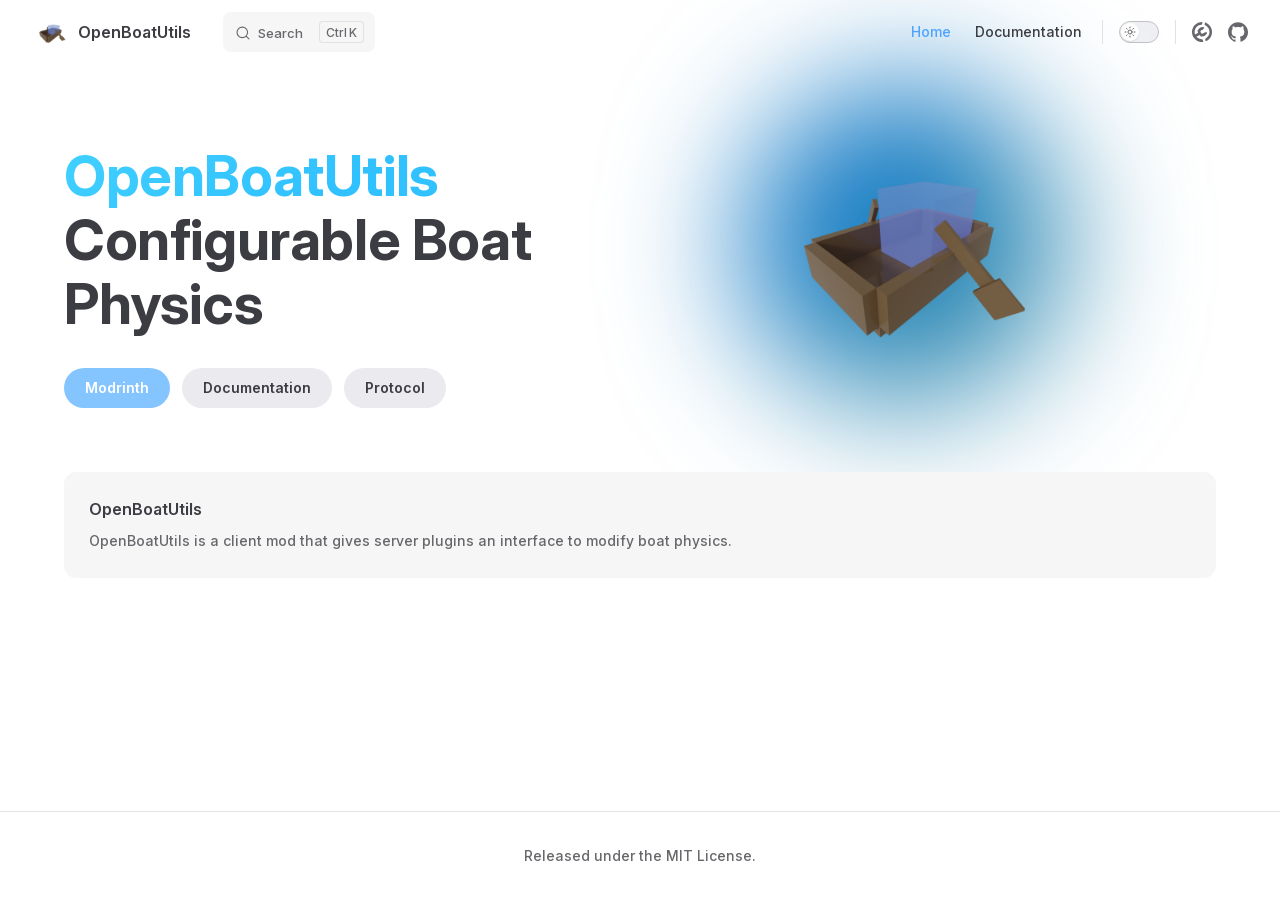
<file: index.html>
<!DOCTYPE html>
<html lang="en-US" dir="ltr">
  <head>
    <meta charset="utf-8">
    <meta name="viewport" content="width=device-width,initial-scale=1">
    <title>OpenBoatUtils</title>
    <meta name="description" content="Configurable Boat Physics">
    <meta name="generator" content="VitePress v1.6.4">
    <link rel="preload stylesheet" href="/assets/style.CKkoHZ94.css" as="style">
    <link rel="preload stylesheet" href="/vp-icons.css" as="style">
    
    <script type="module" src="/assets/app.C9lFbL92.js"></script>
    <link rel="preload" href="/assets/inter-roman-latin.Di8DUHzh.woff2" as="font" type="font/woff2" crossorigin="">
    <link rel="modulepreload" href="/assets/chunks/theme.-_G_gHoA.js">
    <link rel="modulepreload" href="/assets/chunks/framework.8tqBsFWt.js">
    <link rel="modulepreload" href="/assets/index.md.BsoCHrKt.lean.js">
    <script id="check-dark-mode">(()=>{const e=localStorage.getItem("vitepress-theme-appearance")||"auto",a=window.matchMedia("(prefers-color-scheme: dark)").matches;(!e||e==="auto"?a:e==="dark")&&document.documentElement.classList.add("dark")})();</script>
    <script id="check-mac-os">document.documentElement.classList.toggle("mac",/Mac|iPhone|iPod|iPad/i.test(navigator.platform));</script>
  </head>
  <body>
    <div id="app"><div class="Layout" data-v-5d98c3a5><!--[--><!--]--><!--[--><span tabindex="-1" data-v-0b0ada53></span><a href="#VPContent" class="VPSkipLink visually-hidden" data-v-0b0ada53>Skip to content</a><!--]--><!----><header class="VPNav" data-v-5d98c3a5 data-v-ae24b3ad><div class="VPNavBar" data-v-ae24b3ad data-v-6aa21345><div class="wrapper" data-v-6aa21345><div class="container" data-v-6aa21345><div class="title" data-v-6aa21345><div class="VPNavBarTitle" data-v-6aa21345 data-v-1168a8e4><a class="title" href="/" data-v-1168a8e4><!--[--><!--]--><!--[--><img class="VPImage logo" src="/logo.png" alt data-v-8426fc1a><!--]--><span data-v-1168a8e4>OpenBoatUtils</span><!--[--><!--]--></a></div></div><div class="content" data-v-6aa21345><div class="content-body" data-v-6aa21345><!--[--><!--]--><div class="VPNavBarSearch search" data-v-6aa21345><!--[--><!----><div id="local-search"><button type="button" class="DocSearch DocSearch-Button" aria-label="Search"><span class="DocSearch-Button-Container"><span class="vp-icon DocSearch-Search-Icon"></span><span class="DocSearch-Button-Placeholder">Search</span></span><span class="DocSearch-Button-Keys"><kbd class="DocSearch-Button-Key"></kbd><kbd class="DocSearch-Button-Key">K</kbd></span></button></div><!--]--></div><nav aria-labelledby="main-nav-aria-label" class="VPNavBarMenu menu" data-v-6aa21345 data-v-dc692963><span id="main-nav-aria-label" class="visually-hidden" data-v-dc692963> Main Navigation </span><!--[--><!--[--><a class="VPLink link VPNavBarMenuLink active" href="/" tabindex="0" data-v-dc692963 data-v-e56f3d57><!--[--><span data-v-e56f3d57>Home</span><!--]--></a><!--]--><!--[--><a class="VPLink link VPNavBarMenuLink" href="/introduction.html" tabindex="0" data-v-dc692963 data-v-e56f3d57><!--[--><span data-v-e56f3d57>Documentation</span><!--]--></a><!--]--><!--]--></nav><!----><div class="VPNavBarAppearance appearance" data-v-6aa21345 data-v-6c893767><button class="VPSwitch VPSwitchAppearance" type="button" role="switch" title aria-checked="false" data-v-6c893767 data-v-5337faa4 data-v-1d5665e3><span class="check" data-v-1d5665e3><span class="icon" data-v-1d5665e3><!--[--><span class="vpi-sun sun" data-v-5337faa4></span><span class="vpi-moon moon" data-v-5337faa4></span><!--]--></span></span></button></div><div class="VPSocialLinks VPNavBarSocialLinks social-links" data-v-6aa21345 data-v-0394ad82 data-v-7bc22406><!--[--><a class="VPSocialLink no-icon" href="https://modrinth.com/mod/openboatutils" aria-label="modrinth" target="_blank" rel="noopener" data-v-7bc22406 data-v-bd121fe5><span class="vpi-social-modrinth"></span></a><a class="VPSocialLink no-icon" href="https://github.com/openboatutils/openboatutils" aria-label="github" target="_blank" rel="noopener" data-v-7bc22406 data-v-bd121fe5><span class="vpi-social-github"></span></a><!--]--></div><div class="VPFlyout VPNavBarExtra extra" data-v-6aa21345 data-v-bb2aa2f0 data-v-cf11d7a2><button type="button" class="button" aria-haspopup="true" aria-expanded="false" aria-label="extra navigation" data-v-cf11d7a2><span class="vpi-more-horizontal icon" data-v-cf11d7a2></span></button><div class="menu" data-v-cf11d7a2><div class="VPMenu" data-v-cf11d7a2 data-v-b98bc113><!----><!--[--><!--[--><!----><div class="group" data-v-bb2aa2f0><div class="item appearance" data-v-bb2aa2f0><p class="label" data-v-bb2aa2f0>Appearance</p><div class="appearance-action" data-v-bb2aa2f0><button class="VPSwitch VPSwitchAppearance" type="button" role="switch" title aria-checked="false" data-v-bb2aa2f0 data-v-5337faa4 data-v-1d5665e3><span class="check" data-v-1d5665e3><span class="icon" data-v-1d5665e3><!--[--><span class="vpi-sun sun" data-v-5337faa4></span><span class="vpi-moon moon" data-v-5337faa4></span><!--]--></span></span></button></div></div></div><div class="group" data-v-bb2aa2f0><div class="item social-links" data-v-bb2aa2f0><div class="VPSocialLinks social-links-list" data-v-bb2aa2f0 data-v-7bc22406><!--[--><a class="VPSocialLink no-icon" href="https://modrinth.com/mod/openboatutils" aria-label="modrinth" target="_blank" rel="noopener" data-v-7bc22406 data-v-bd121fe5><span class="vpi-social-modrinth"></span></a><a class="VPSocialLink no-icon" href="https://github.com/openboatutils/openboatutils" aria-label="github" target="_blank" rel="noopener" data-v-7bc22406 data-v-bd121fe5><span class="vpi-social-github"></span></a><!--]--></div></div></div><!--]--><!--]--></div></div></div><!--[--><!--]--><button type="button" class="VPNavBarHamburger hamburger" aria-label="mobile navigation" aria-expanded="false" aria-controls="VPNavScreen" data-v-6aa21345 data-v-e5dd9c1c><span class="container" data-v-e5dd9c1c><span class="top" data-v-e5dd9c1c></span><span class="middle" data-v-e5dd9c1c></span><span class="bottom" data-v-e5dd9c1c></span></span></button></div></div></div></div><div class="divider" data-v-6aa21345><div class="divider-line" data-v-6aa21345></div></div></div><!----></header><!----><!----><div class="VPContent is-home" id="VPContent" data-v-5d98c3a5 data-v-1428d186><div class="VPHome" data-v-1428d186 data-v-8b561e3d><!--[--><!--]--><div class="VPHero has-image VPHomeHero" data-v-8b561e3d data-v-4f9c455b><div class="container" data-v-4f9c455b><div class="main" data-v-4f9c455b><!--[--><!--]--><!--[--><h1 class="heading" data-v-4f9c455b><span class="name clip" data-v-4f9c455b>OpenBoatUtils</span><span class="text" data-v-4f9c455b>Configurable Boat Physics</span></h1><!----><!--]--><!--[--><!--]--><div class="actions" data-v-4f9c455b><!--[--><div class="action" data-v-4f9c455b><a class="VPButton medium brand" href="https://modrinth.com/mod/openboatutils" target="_blank" rel="noreferrer" data-v-4f9c455b data-v-fa7799d5>Modrinth</a></div><div class="action" data-v-4f9c455b><a class="VPButton medium alt" href="/introduction.html" data-v-4f9c455b data-v-fa7799d5>Documentation</a></div><div class="action" data-v-4f9c455b><a class="VPButton medium alt" href="/developers/protocol.html" data-v-4f9c455b data-v-fa7799d5>Protocol</a></div><!--]--></div><!--[--><!--]--></div><div class="image" data-v-4f9c455b><div class="image-container" data-v-4f9c455b><div class="image-bg" data-v-4f9c455b></div><!--[--><!--[--><img class="VPImage image-src" src="/logo.png" alt data-v-8426fc1a><!--]--><!--]--></div></div></div></div><!--[--><!--]--><!--[--><!--]--><div class="VPFeatures VPHomeFeatures" data-v-8b561e3d data-v-a6181336><div class="container" data-v-a6181336><div class="items" data-v-a6181336><!--[--><div class="item" data-v-a6181336><div class="VPLink no-icon VPFeature" data-v-a6181336 data-v-a3976bdc><!--[--><article class="box" data-v-a3976bdc><!----><h2 class="title" data-v-a3976bdc>OpenBoatUtils</h2><p class="details" data-v-a3976bdc>OpenBoatUtils is a client mod that gives server plugins an interface to modify boat physics.</p><!----></article><!--]--></div></div><!--]--></div></div></div><!--[--><!--]--><div class="vp-doc container" style="" data-v-8b561e3d data-v-8e2d4988><!--[--><div style="position:relative;" data-v-8b561e3d><div></div></div><!--]--></div></div></div><footer class="VPFooter" data-v-5d98c3a5 data-v-e315a0ad><div class="container" data-v-e315a0ad><p class="message" data-v-e315a0ad>Released under the MIT License.</p><!----></div></footer><!--[--><!--]--></div></div>
    <script>window.__VP_HASH_MAP__=JSON.parse("{\"commands.md\":\"JZ8c_A9J\",\"developers_configuration.md\":\"IYfku5fc\",\"developers_context.md\":\"eJq3aOPG\",\"developers_protocol.md\":\"DUdCC0Hf\",\"developers_settings.md\":\"qDD7gt1I\",\"developers_transactions.md\":\"_gs2_Shg\",\"developers_versions.md\":\"DCv0wHt6\",\"index.md\":\"BsoCHrKt\",\"introduction.md\":\"Buu9_ZXW\",\"modes.md\":\"UccYx6QY\"}");window.__VP_SITE_DATA__=JSON.parse("{\"lang\":\"en-US\",\"dir\":\"ltr\",\"title\":\"OpenBoatUtils\",\"description\":\"Configurable Boat Physics\",\"base\":\"/\",\"head\":[],\"router\":{\"prefetchLinks\":true},\"appearance\":true,\"themeConfig\":{\"nav\":[{\"text\":\"Home\",\"link\":\"/\"},{\"text\":\"Documentation\",\"link\":\"/introduction\"}],\"sidebar\":[{\"items\":[{\"text\":\"Introduction\",\"link\":\"/introduction\"},{\"text\":\"Commands\",\"link\":\"/commands\"},{\"text\":\"Modes\",\"link\":\"/modes\"}]},{\"text\":\"Developers\",\"items\":[{\"text\":\"Protocol\",\"link\":\"/developers/protocol\"},{\"text\":\"Transactions\",\"link\":\"/developers/transactions\"},{\"text\":\"Versions\",\"link\":\"/developers/versions\"},{\"text\":\"Settings\",\"link\":\"/developers/settings\"},{\"text\":\"Context\",\"link\":\"/developers/context\"},{\"text\":\"Configuration\",\"link\":\"/developers/configuration\"}]}],\"logo\":\"/logo.png\",\"socialLinks\":[{\"icon\":\"modrinth\",\"link\":\"https://modrinth.com/mod/openboatutils\"},{\"icon\":\"github\",\"link\":\"https://github.com/openboatutils/openboatutils\"}],\"editLink\":{\"pattern\":\"https://github.com/openboatutils/openboatutils/edit/main/docs/:path\",\"text\":\"Edit this page on GitHub\"},\"search\":{\"provider\":\"local\"},\"footer\":{\"message\":\"Released under the MIT License.\"},\"lastUpdated\":{\"text\":\"Updated at\",\"formatOptions\":{\"dateStyle\":\"full\",\"timeStyle\":\"medium\"}}},\"locales\":{},\"scrollOffset\":134,\"cleanUrls\":false}");</script>
    
  </body>
</html>
</file>
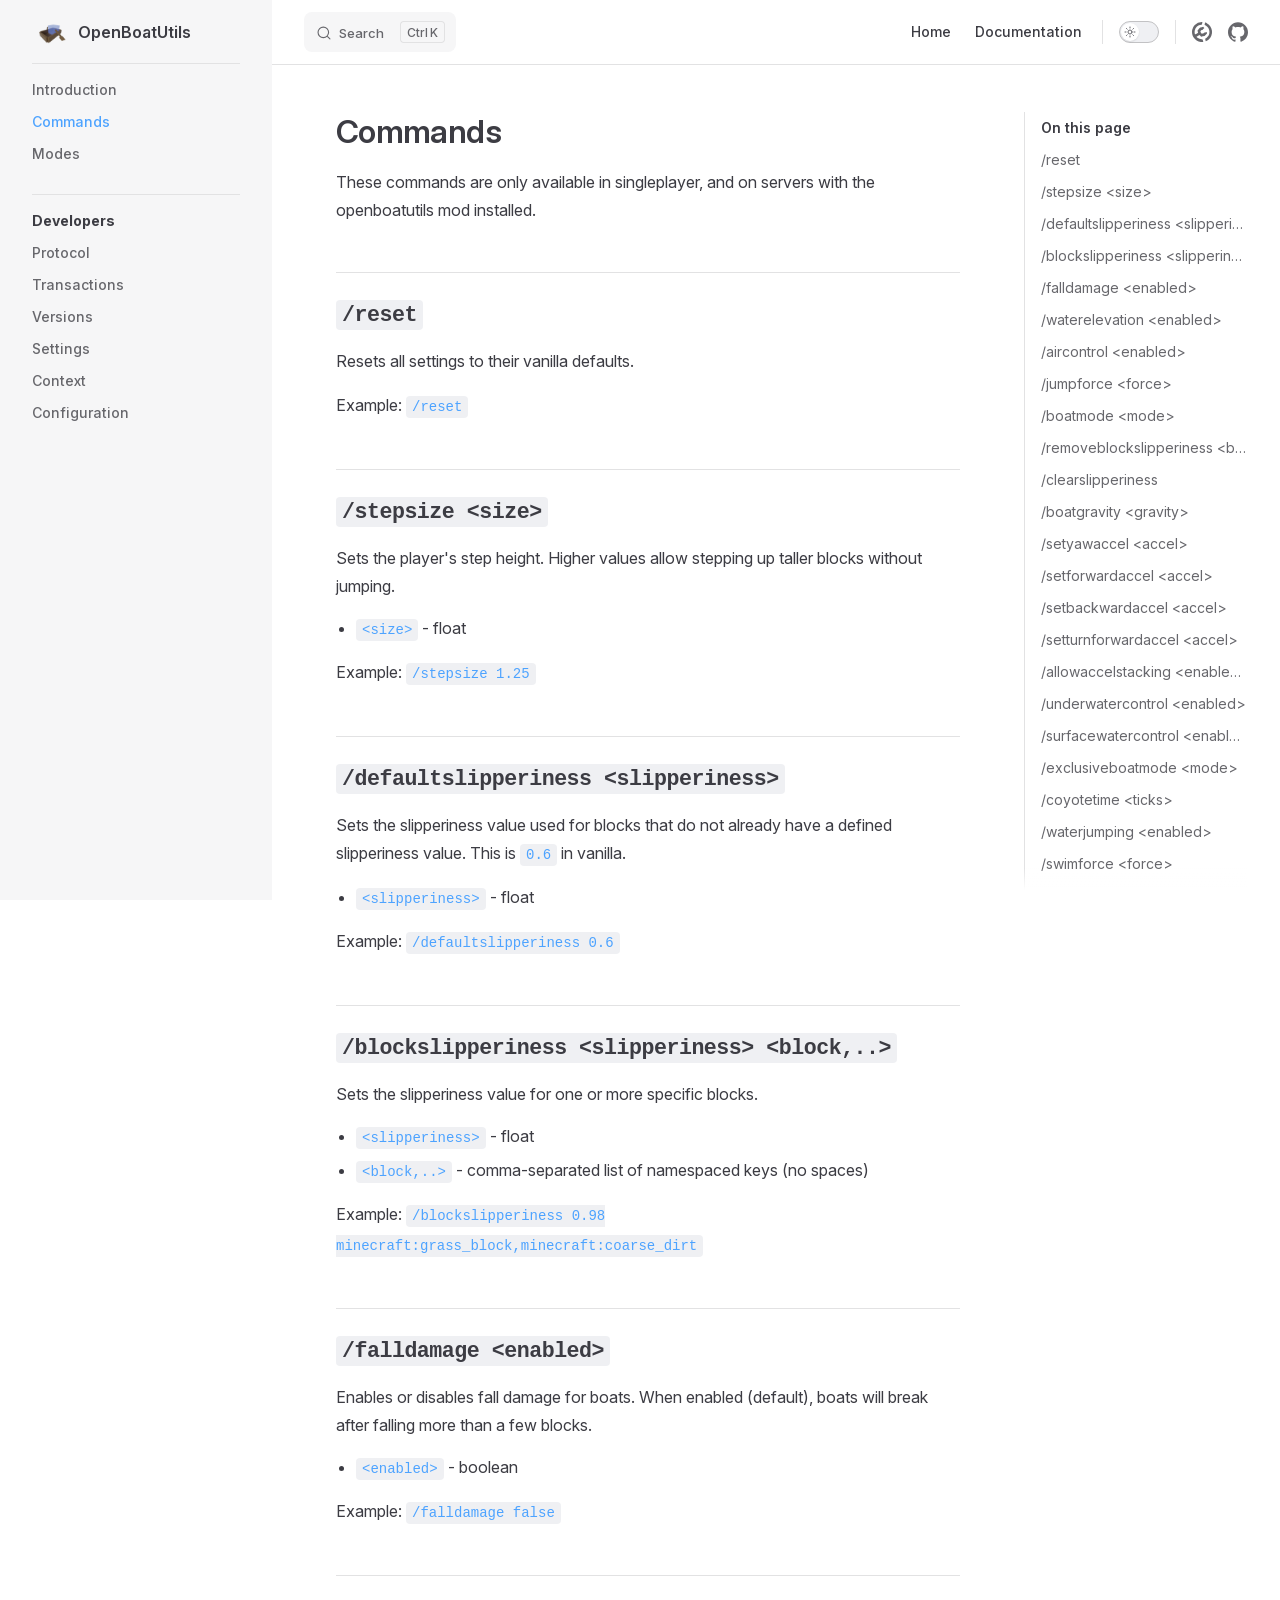
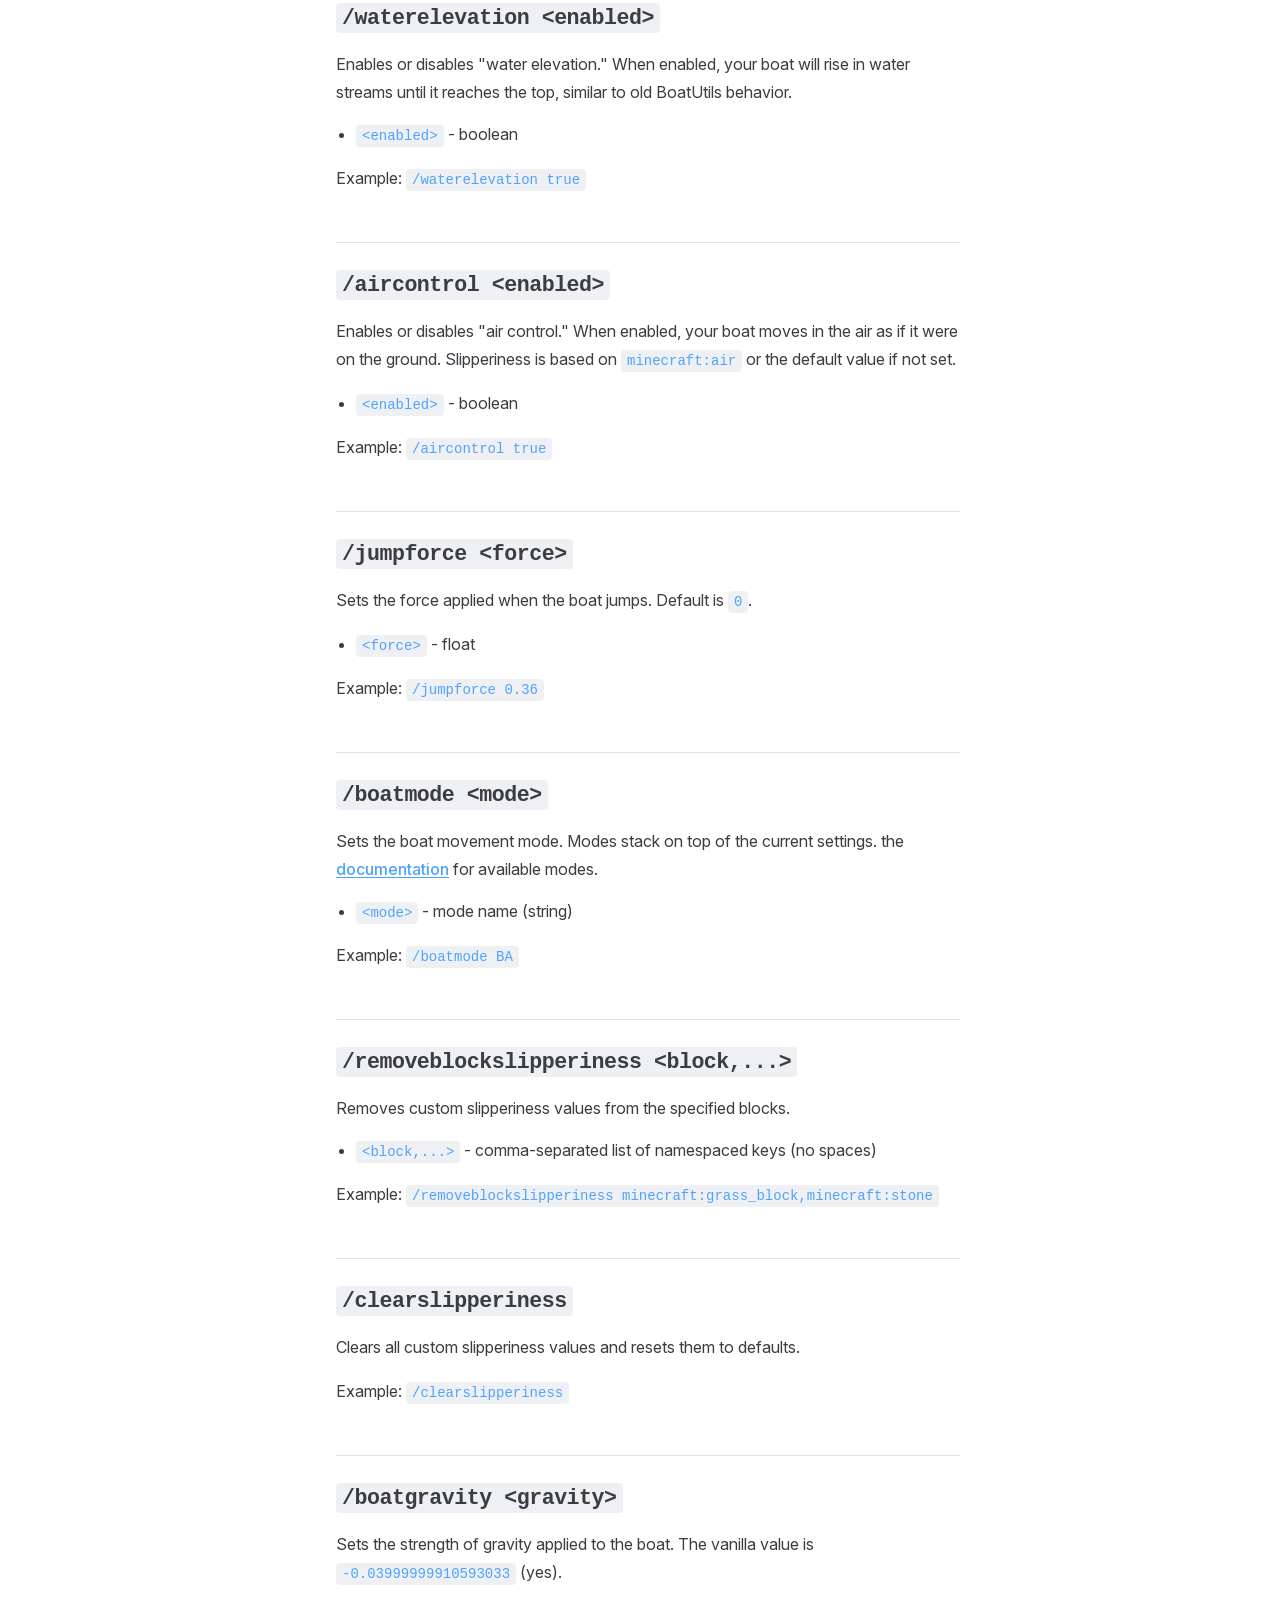
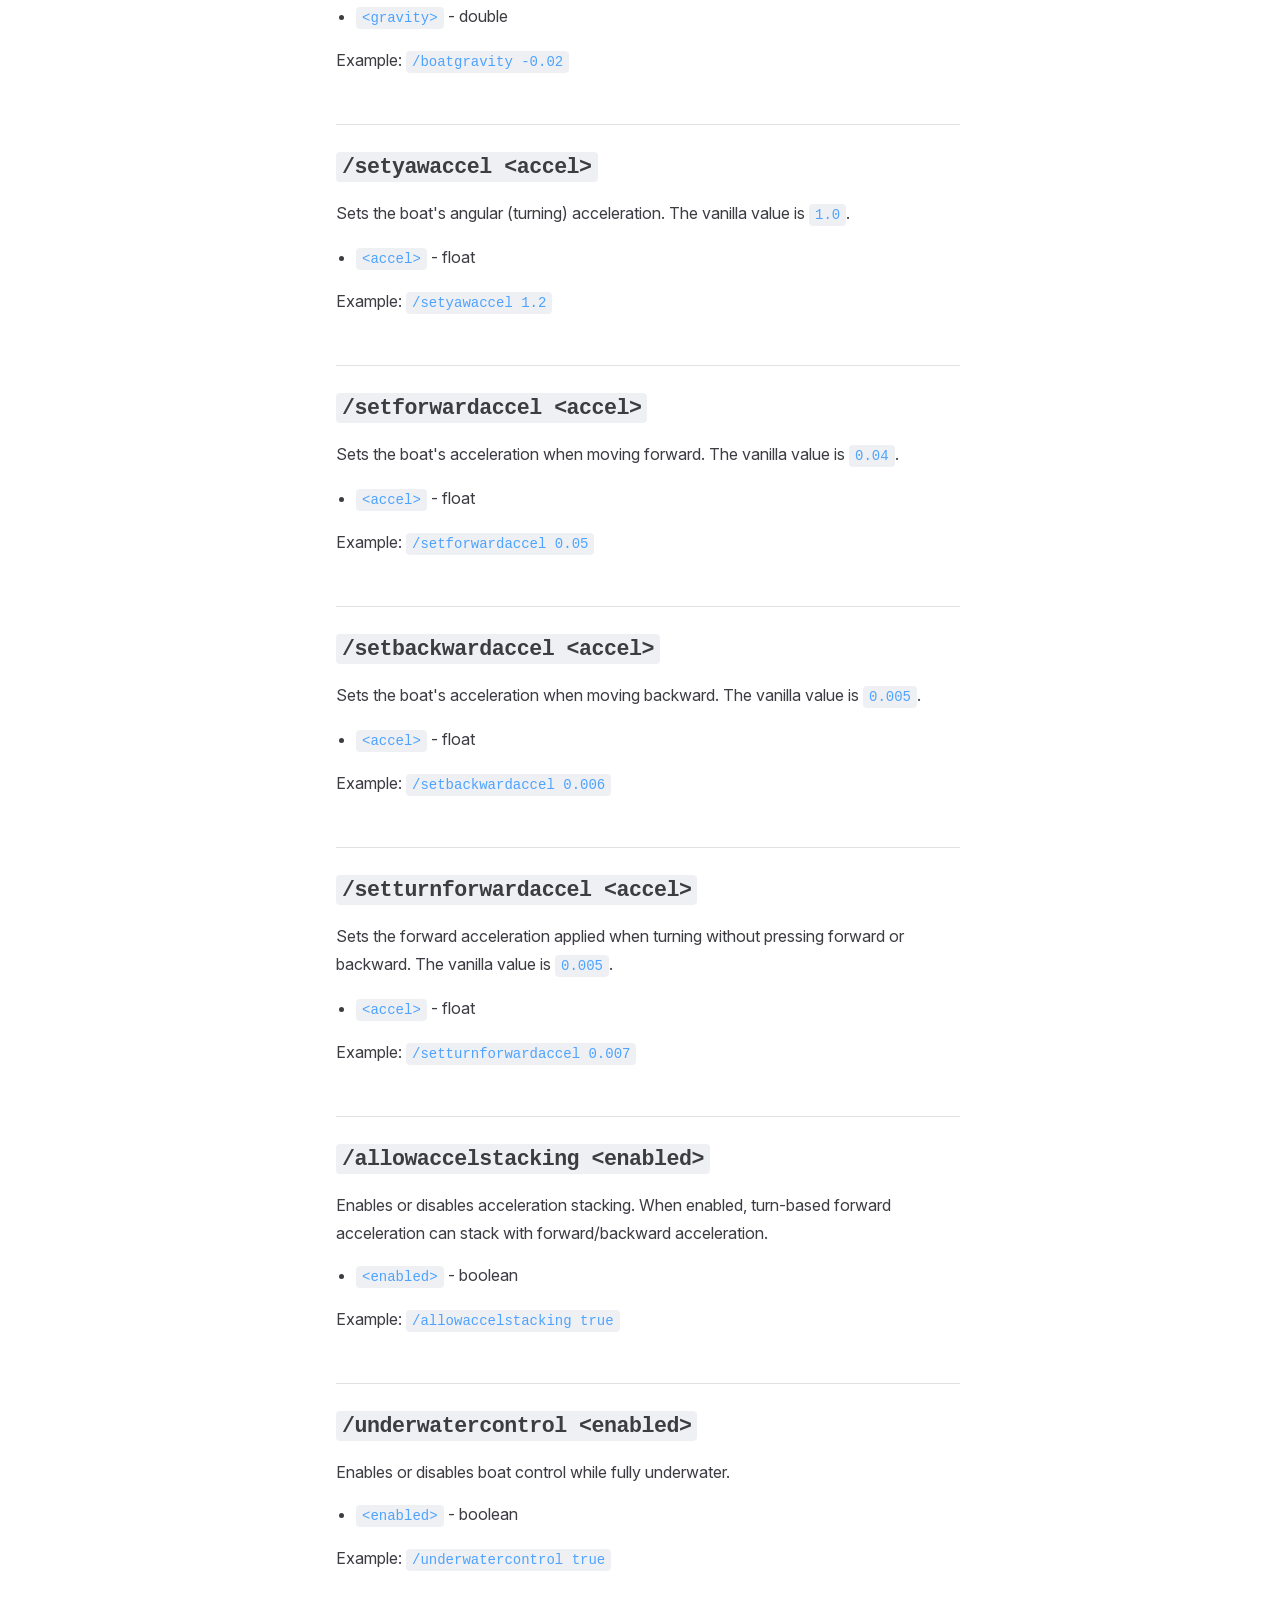
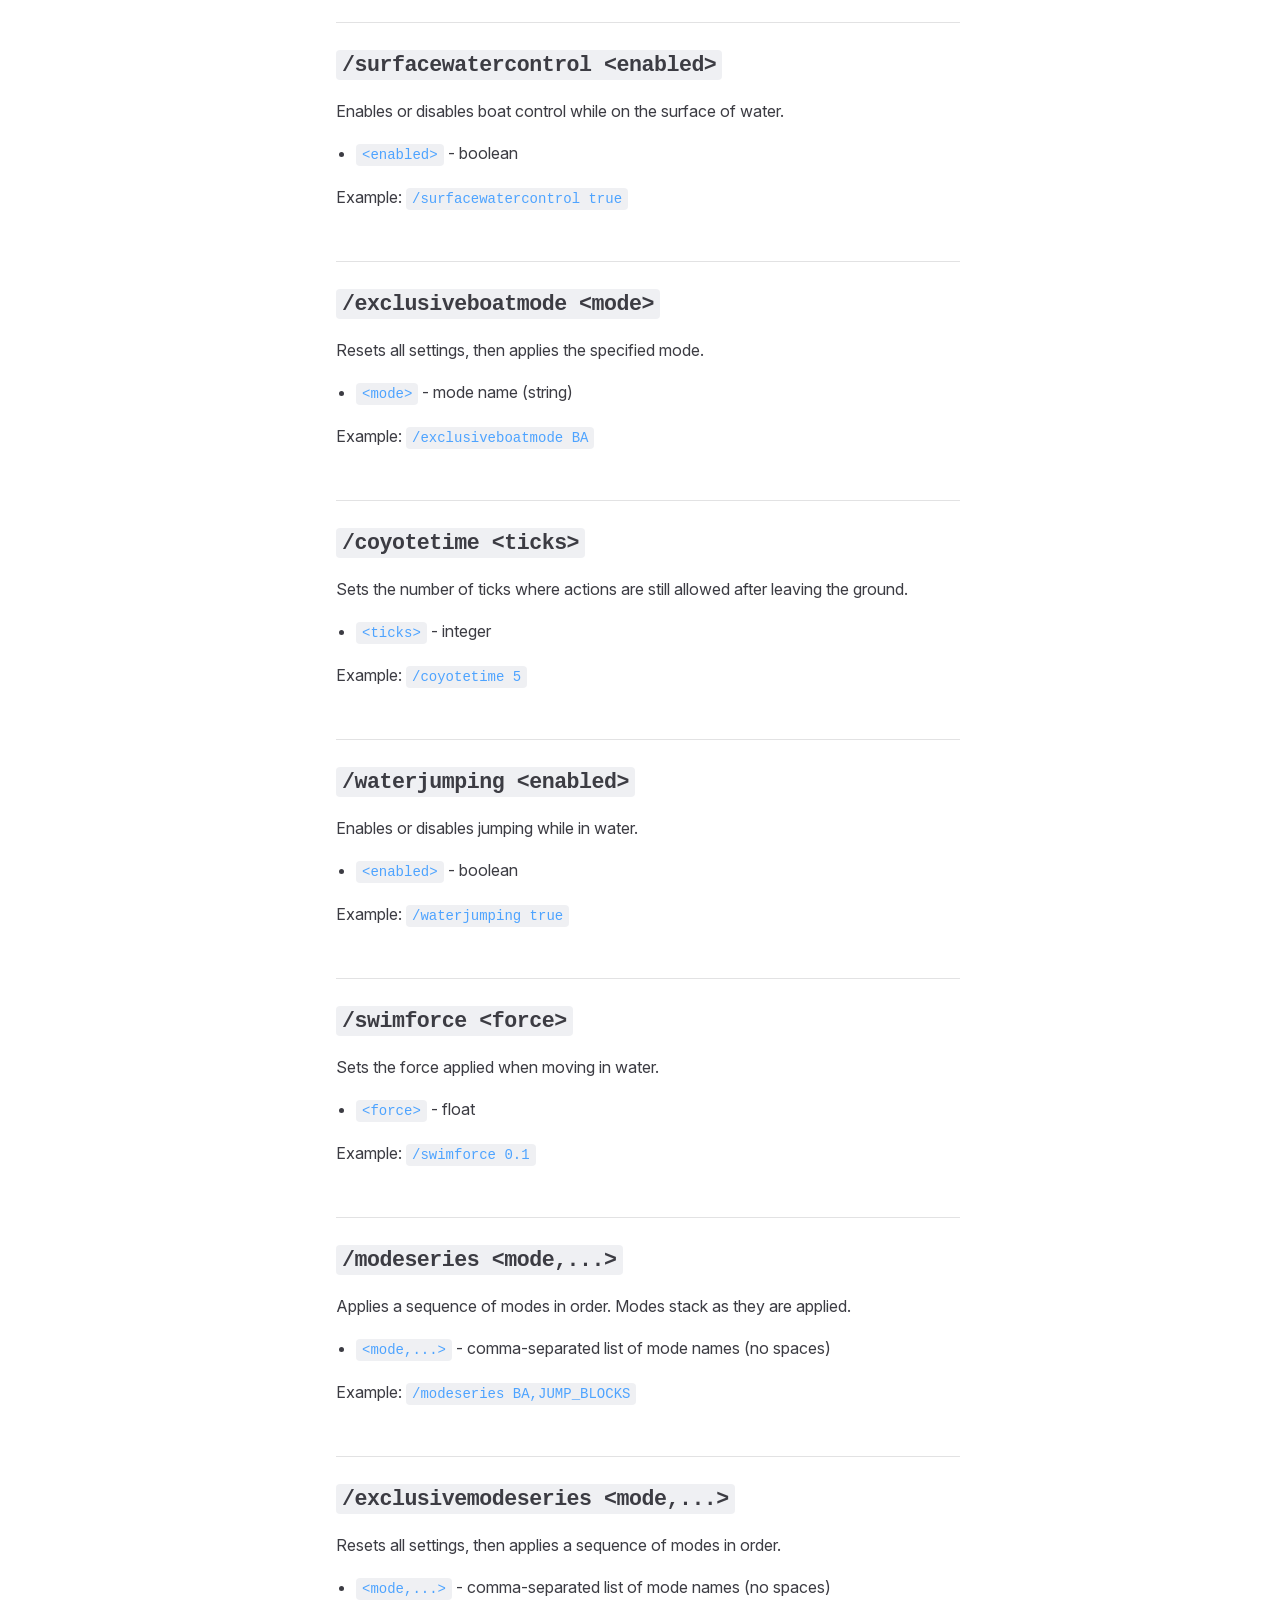
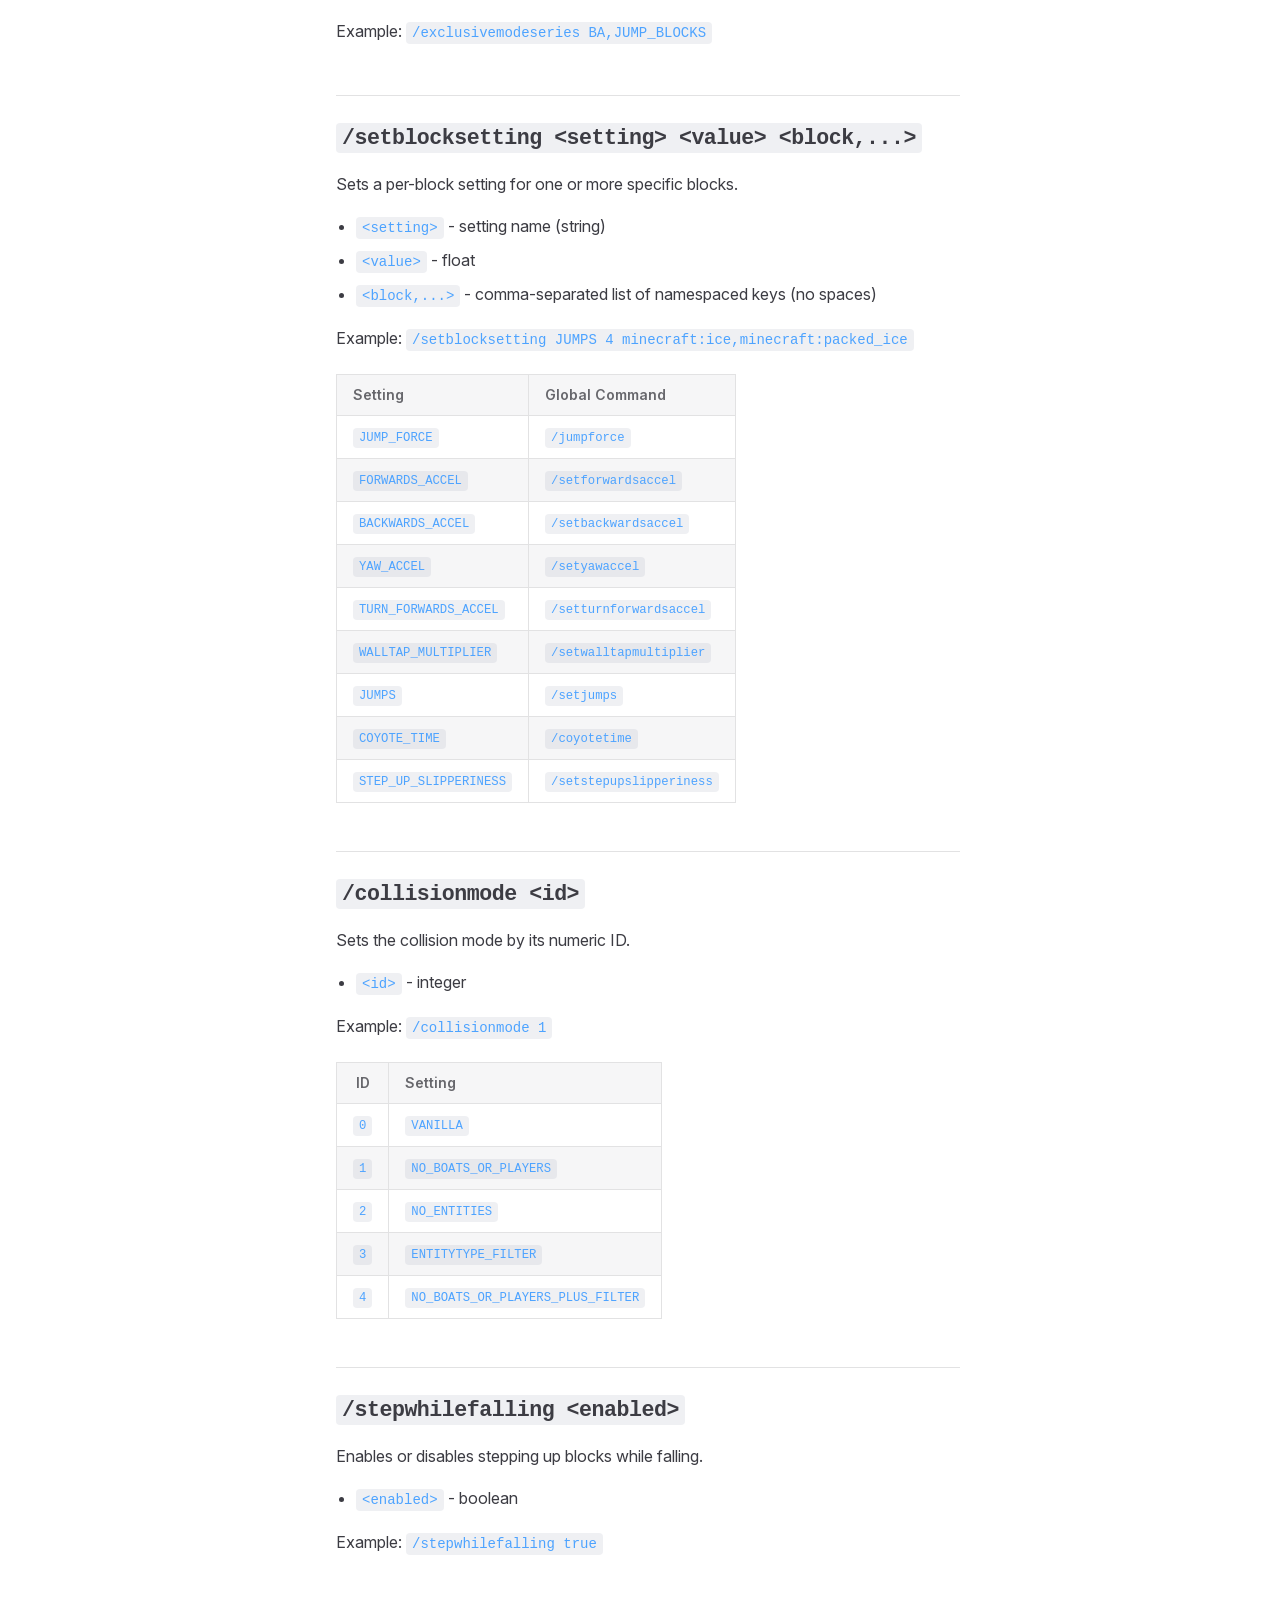
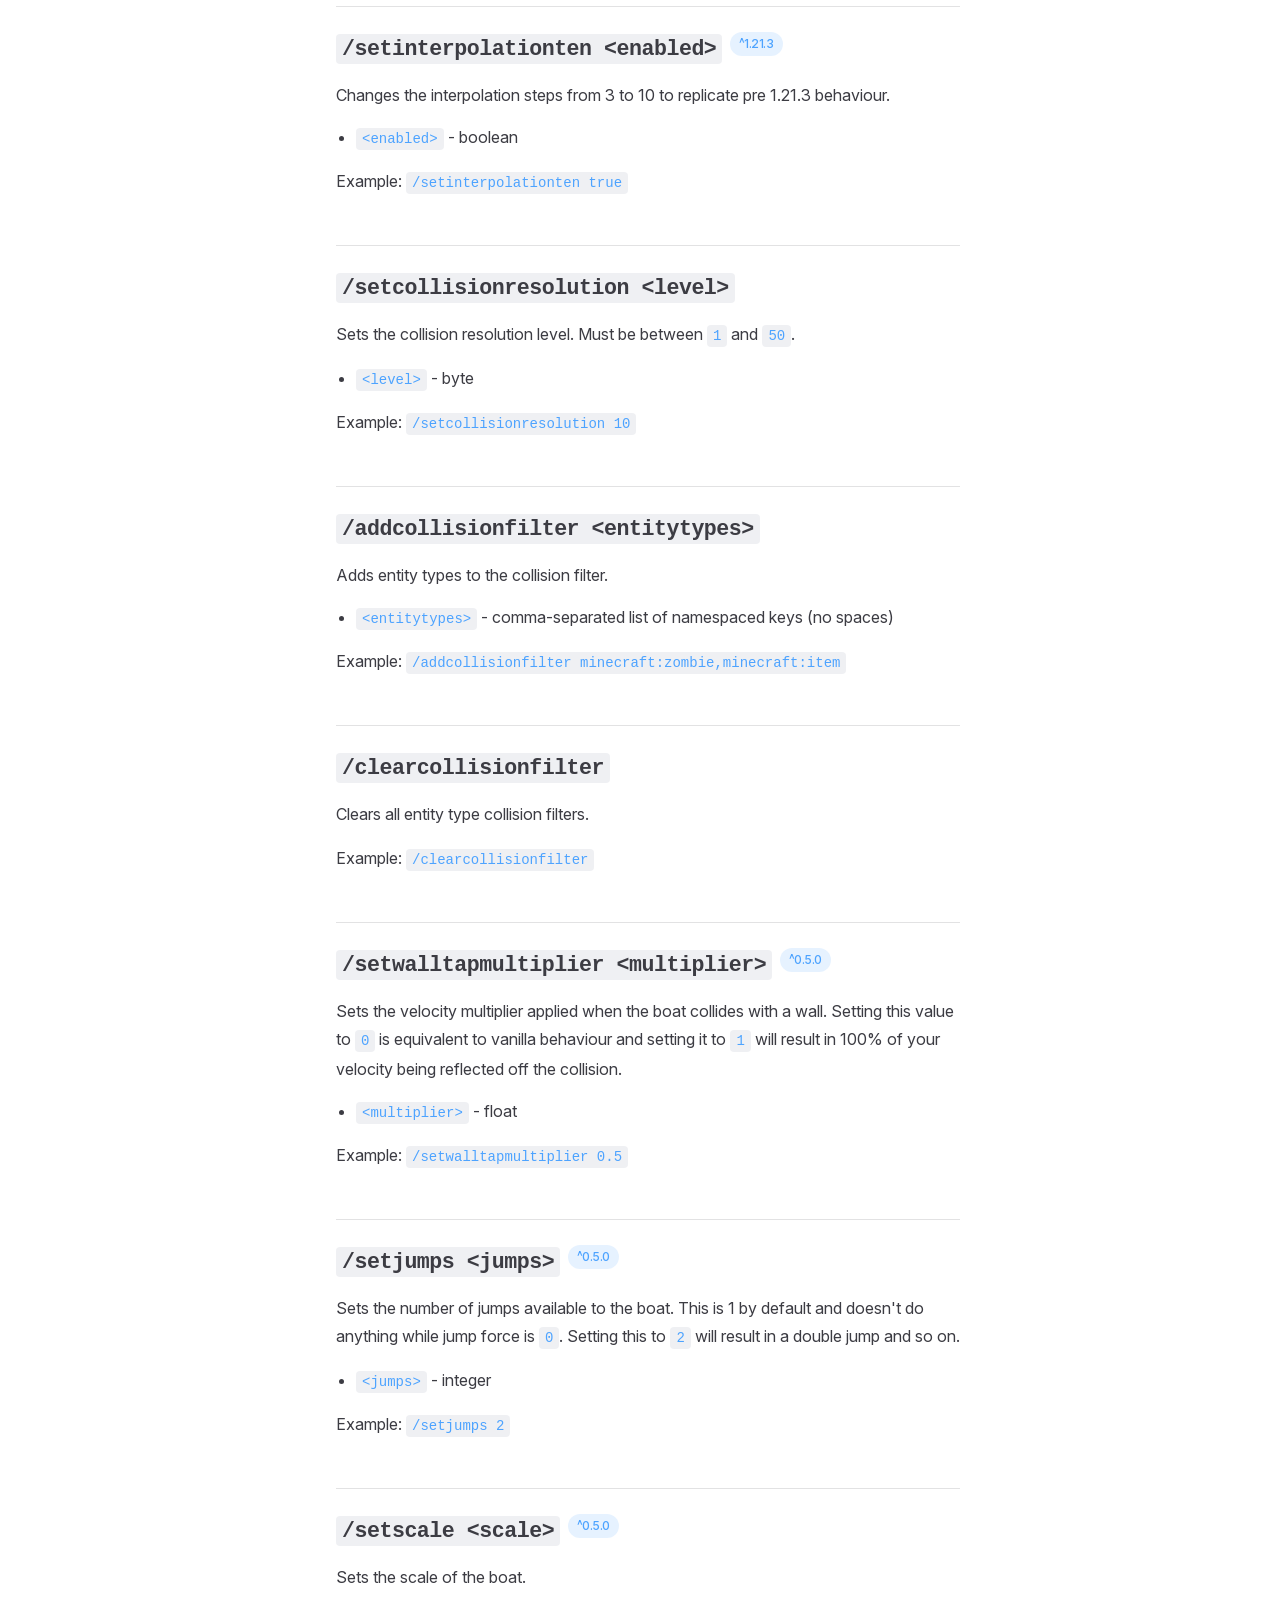
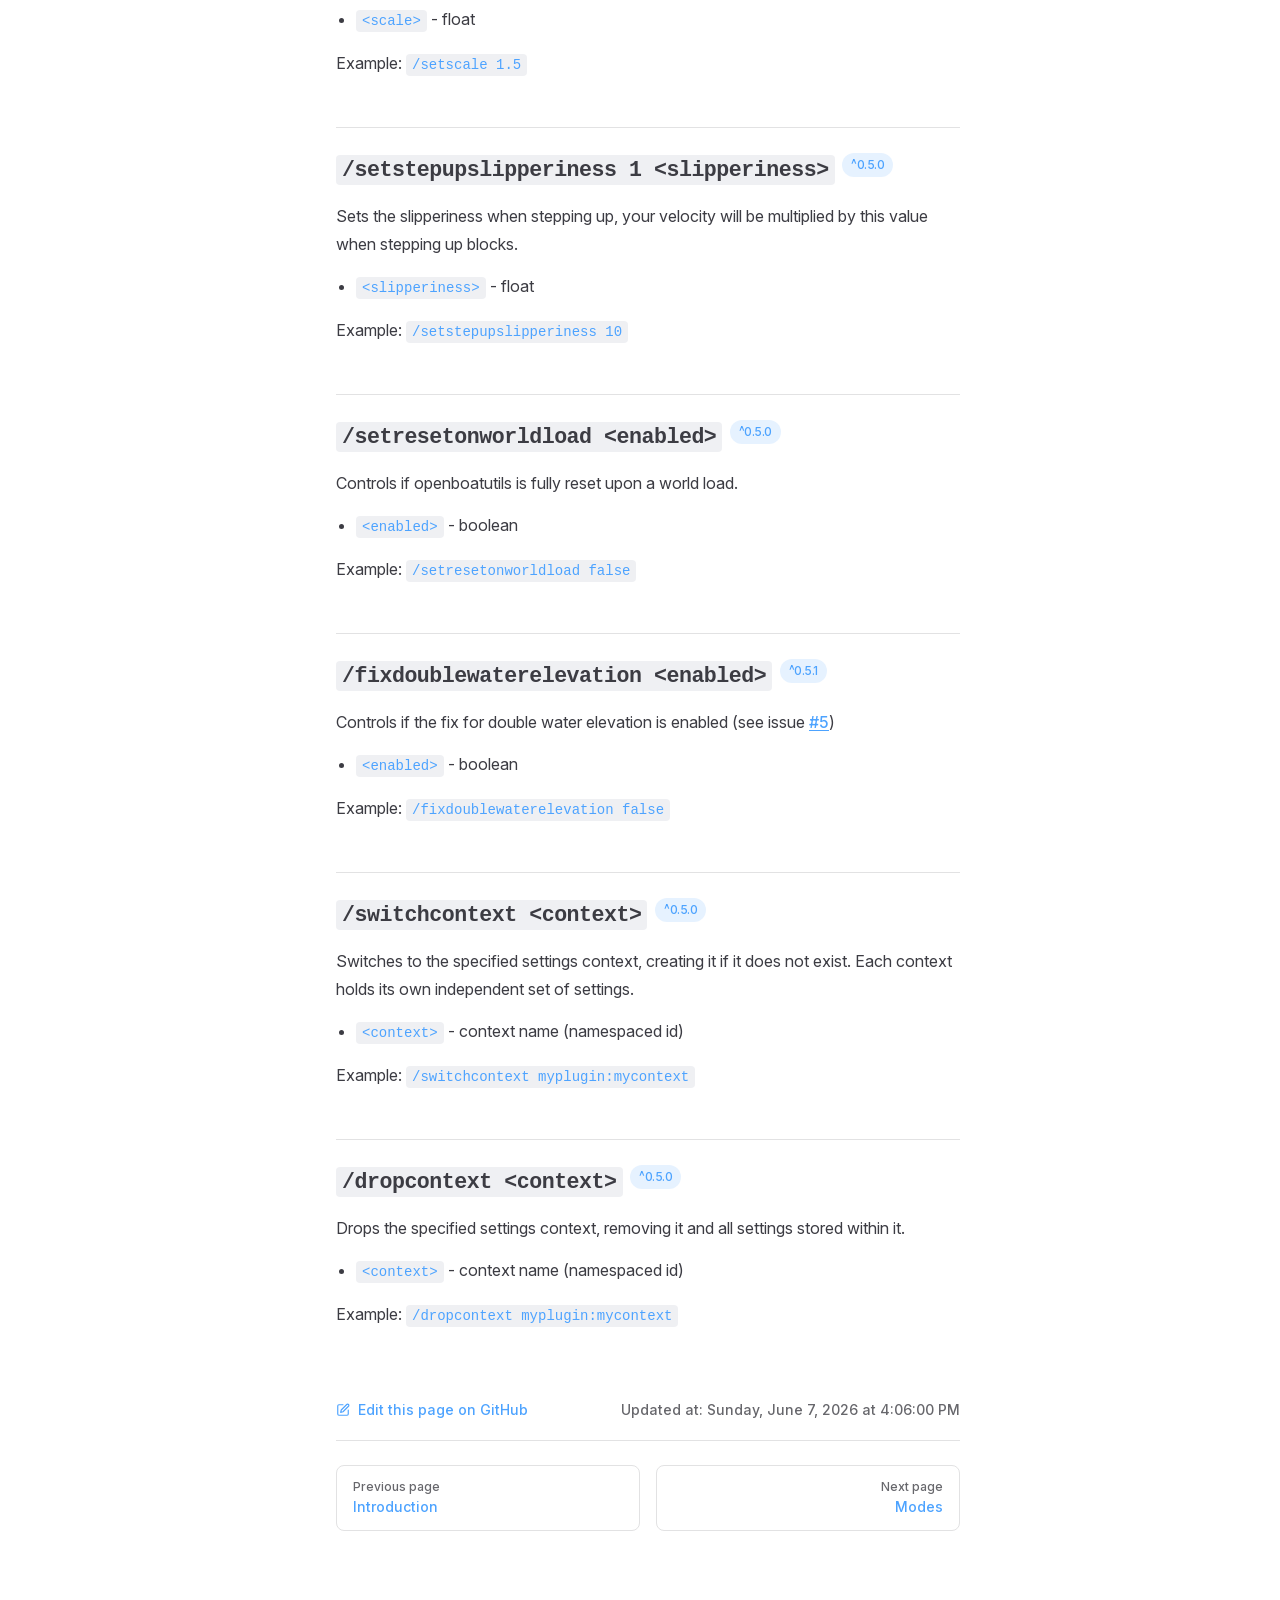
<file: commands.html>
<!DOCTYPE html>
<html lang="en-US" dir="ltr">
  <head>
    <meta charset="utf-8">
    <meta name="viewport" content="width=device-width,initial-scale=1">
    <title>Commands | OpenBoatUtils</title>
    <meta name="description" content="Configurable Boat Physics">
    <meta name="generator" content="VitePress v1.6.4">
    <link rel="preload stylesheet" href="/assets/style.CKkoHZ94.css" as="style">
    <link rel="preload stylesheet" href="/vp-icons.css" as="style">
    
    <script type="module" src="/assets/app.C9lFbL92.js"></script>
    <link rel="preload" href="/assets/inter-roman-latin.Di8DUHzh.woff2" as="font" type="font/woff2" crossorigin="">
    <link rel="modulepreload" href="/assets/chunks/theme.-_G_gHoA.js">
    <link rel="modulepreload" href="/assets/chunks/framework.8tqBsFWt.js">
    <link rel="modulepreload" href="/assets/commands.md.JZ8c_A9J.lean.js">
    <script id="check-dark-mode">(()=>{const e=localStorage.getItem("vitepress-theme-appearance")||"auto",a=window.matchMedia("(prefers-color-scheme: dark)").matches;(!e||e==="auto"?a:e==="dark")&&document.documentElement.classList.add("dark")})();</script>
    <script id="check-mac-os">document.documentElement.classList.toggle("mac",/Mac|iPhone|iPod|iPad/i.test(navigator.platform));</script>
  </head>
  <body>
    <div id="app"><div class="Layout" data-v-5d98c3a5><!--[--><!--]--><!--[--><span tabindex="-1" data-v-0b0ada53></span><a href="#VPContent" class="VPSkipLink visually-hidden" data-v-0b0ada53>Skip to content</a><!--]--><!----><header class="VPNav" data-v-5d98c3a5 data-v-ae24b3ad><div class="VPNavBar" data-v-ae24b3ad data-v-6aa21345><div class="wrapper" data-v-6aa21345><div class="container" data-v-6aa21345><div class="title" data-v-6aa21345><div class="VPNavBarTitle has-sidebar" data-v-6aa21345 data-v-1168a8e4><a class="title" href="/" data-v-1168a8e4><!--[--><!--]--><!--[--><img class="VPImage logo" src="/logo.png" alt data-v-8426fc1a><!--]--><span data-v-1168a8e4>OpenBoatUtils</span><!--[--><!--]--></a></div></div><div class="content" data-v-6aa21345><div class="content-body" data-v-6aa21345><!--[--><!--]--><div class="VPNavBarSearch search" data-v-6aa21345><!--[--><!----><div id="local-search"><button type="button" class="DocSearch DocSearch-Button" aria-label="Search"><span class="DocSearch-Button-Container"><span class="vp-icon DocSearch-Search-Icon"></span><span class="DocSearch-Button-Placeholder">Search</span></span><span class="DocSearch-Button-Keys"><kbd class="DocSearch-Button-Key"></kbd><kbd class="DocSearch-Button-Key">K</kbd></span></button></div><!--]--></div><nav aria-labelledby="main-nav-aria-label" class="VPNavBarMenu menu" data-v-6aa21345 data-v-dc692963><span id="main-nav-aria-label" class="visually-hidden" data-v-dc692963> Main Navigation </span><!--[--><!--[--><a class="VPLink link VPNavBarMenuLink" href="/" tabindex="0" data-v-dc692963 data-v-e56f3d57><!--[--><span data-v-e56f3d57>Home</span><!--]--></a><!--]--><!--[--><a class="VPLink link VPNavBarMenuLink" href="/introduction.html" tabindex="0" data-v-dc692963 data-v-e56f3d57><!--[--><span data-v-e56f3d57>Documentation</span><!--]--></a><!--]--><!--]--></nav><!----><div class="VPNavBarAppearance appearance" data-v-6aa21345 data-v-6c893767><button class="VPSwitch VPSwitchAppearance" type="button" role="switch" title aria-checked="false" data-v-6c893767 data-v-5337faa4 data-v-1d5665e3><span class="check" data-v-1d5665e3><span class="icon" data-v-1d5665e3><!--[--><span class="vpi-sun sun" data-v-5337faa4></span><span class="vpi-moon moon" data-v-5337faa4></span><!--]--></span></span></button></div><div class="VPSocialLinks VPNavBarSocialLinks social-links" data-v-6aa21345 data-v-0394ad82 data-v-7bc22406><!--[--><a class="VPSocialLink no-icon" href="https://modrinth.com/mod/openboatutils" aria-label="modrinth" target="_blank" rel="noopener" data-v-7bc22406 data-v-bd121fe5><span class="vpi-social-modrinth"></span></a><a class="VPSocialLink no-icon" href="https://github.com/openboatutils/openboatutils" aria-label="github" target="_blank" rel="noopener" data-v-7bc22406 data-v-bd121fe5><span class="vpi-social-github"></span></a><!--]--></div><div class="VPFlyout VPNavBarExtra extra" data-v-6aa21345 data-v-bb2aa2f0 data-v-cf11d7a2><button type="button" class="button" aria-haspopup="true" aria-expanded="false" aria-label="extra navigation" data-v-cf11d7a2><span class="vpi-more-horizontal icon" data-v-cf11d7a2></span></button><div class="menu" data-v-cf11d7a2><div class="VPMenu" data-v-cf11d7a2 data-v-b98bc113><!----><!--[--><!--[--><!----><div class="group" data-v-bb2aa2f0><div class="item appearance" data-v-bb2aa2f0><p class="label" data-v-bb2aa2f0>Appearance</p><div class="appearance-action" data-v-bb2aa2f0><button class="VPSwitch VPSwitchAppearance" type="button" role="switch" title aria-checked="false" data-v-bb2aa2f0 data-v-5337faa4 data-v-1d5665e3><span class="check" data-v-1d5665e3><span class="icon" data-v-1d5665e3><!--[--><span class="vpi-sun sun" data-v-5337faa4></span><span class="vpi-moon moon" data-v-5337faa4></span><!--]--></span></span></button></div></div></div><div class="group" data-v-bb2aa2f0><div class="item social-links" data-v-bb2aa2f0><div class="VPSocialLinks social-links-list" data-v-bb2aa2f0 data-v-7bc22406><!--[--><a class="VPSocialLink no-icon" href="https://modrinth.com/mod/openboatutils" aria-label="modrinth" target="_blank" rel="noopener" data-v-7bc22406 data-v-bd121fe5><span class="vpi-social-modrinth"></span></a><a class="VPSocialLink no-icon" href="https://github.com/openboatutils/openboatutils" aria-label="github" target="_blank" rel="noopener" data-v-7bc22406 data-v-bd121fe5><span class="vpi-social-github"></span></a><!--]--></div></div></div><!--]--><!--]--></div></div></div><!--[--><!--]--><button type="button" class="VPNavBarHamburger hamburger" aria-label="mobile navigation" aria-expanded="false" aria-controls="VPNavScreen" data-v-6aa21345 data-v-e5dd9c1c><span class="container" data-v-e5dd9c1c><span class="top" data-v-e5dd9c1c></span><span class="middle" data-v-e5dd9c1c></span><span class="bottom" data-v-e5dd9c1c></span></span></button></div></div></div></div><div class="divider" data-v-6aa21345><div class="divider-line" data-v-6aa21345></div></div></div><!----></header><div class="VPLocalNav has-sidebar empty" data-v-5d98c3a5 data-v-a6f0e41e><div class="container" data-v-a6f0e41e><button class="menu" aria-expanded="false" aria-controls="VPSidebarNav" data-v-a6f0e41e><span class="vpi-align-left menu-icon" data-v-a6f0e41e></span><span class="menu-text" data-v-a6f0e41e>Menu</span></button><div class="VPLocalNavOutlineDropdown" style="--vp-vh:0px;" data-v-a6f0e41e data-v-8a42e2b4><button data-v-8a42e2b4>Return to top</button><!----></div></div></div><aside class="VPSidebar" data-v-5d98c3a5 data-v-319d5ca6><div class="curtain" data-v-319d5ca6></div><nav class="nav" id="VPSidebarNav" aria-labelledby="sidebar-aria-label" tabindex="-1" data-v-319d5ca6><span class="visually-hidden" id="sidebar-aria-label" data-v-319d5ca6> Sidebar Navigation </span><!--[--><!--]--><!--[--><div class="no-transition group" data-v-c40bc020><section class="VPSidebarItem level-0 has-active" data-v-c40bc020 data-v-b3fd67f8><!----><div class="items" data-v-b3fd67f8><!--[--><div class="VPSidebarItem level-1 is-link" data-v-b3fd67f8 data-v-b3fd67f8><div class="item" data-v-b3fd67f8><div class="indicator" data-v-b3fd67f8></div><a class="VPLink link link" href="/introduction.html" data-v-b3fd67f8><!--[--><p class="text" data-v-b3fd67f8>Introduction</p><!--]--></a><!----></div><!----></div><div class="VPSidebarItem level-1 is-link" data-v-b3fd67f8 data-v-b3fd67f8><div class="item" data-v-b3fd67f8><div class="indicator" data-v-b3fd67f8></div><a class="VPLink link link" href="/commands.html" data-v-b3fd67f8><!--[--><p class="text" data-v-b3fd67f8>Commands</p><!--]--></a><!----></div><!----></div><div class="VPSidebarItem level-1 is-link" data-v-b3fd67f8 data-v-b3fd67f8><div class="item" data-v-b3fd67f8><div class="indicator" data-v-b3fd67f8></div><a class="VPLink link link" href="/modes.html" data-v-b3fd67f8><!--[--><p class="text" data-v-b3fd67f8>Modes</p><!--]--></a><!----></div><!----></div><!--]--></div></section></div><div class="no-transition group" data-v-c40bc020><section class="VPSidebarItem level-0" data-v-c40bc020 data-v-b3fd67f8><div class="item" role="button" tabindex="0" data-v-b3fd67f8><div class="indicator" data-v-b3fd67f8></div><h2 class="text" data-v-b3fd67f8>Developers</h2><!----></div><div class="items" data-v-b3fd67f8><!--[--><div class="VPSidebarItem level-1 is-link" data-v-b3fd67f8 data-v-b3fd67f8><div class="item" data-v-b3fd67f8><div class="indicator" data-v-b3fd67f8></div><a class="VPLink link link" href="/developers/protocol.html" data-v-b3fd67f8><!--[--><p class="text" data-v-b3fd67f8>Protocol</p><!--]--></a><!----></div><!----></div><div class="VPSidebarItem level-1 is-link" data-v-b3fd67f8 data-v-b3fd67f8><div class="item" data-v-b3fd67f8><div class="indicator" data-v-b3fd67f8></div><a class="VPLink link link" href="/developers/transactions.html" data-v-b3fd67f8><!--[--><p class="text" data-v-b3fd67f8>Transactions</p><!--]--></a><!----></div><!----></div><div class="VPSidebarItem level-1 is-link" data-v-b3fd67f8 data-v-b3fd67f8><div class="item" data-v-b3fd67f8><div class="indicator" data-v-b3fd67f8></div><a class="VPLink link link" href="/developers/versions.html" data-v-b3fd67f8><!--[--><p class="text" data-v-b3fd67f8>Versions</p><!--]--></a><!----></div><!----></div><div class="VPSidebarItem level-1 is-link" data-v-b3fd67f8 data-v-b3fd67f8><div class="item" data-v-b3fd67f8><div class="indicator" data-v-b3fd67f8></div><a class="VPLink link link" href="/developers/settings.html" data-v-b3fd67f8><!--[--><p class="text" data-v-b3fd67f8>Settings</p><!--]--></a><!----></div><!----></div><div class="VPSidebarItem level-1 is-link" data-v-b3fd67f8 data-v-b3fd67f8><div class="item" data-v-b3fd67f8><div class="indicator" data-v-b3fd67f8></div><a class="VPLink link link" href="/developers/context.html" data-v-b3fd67f8><!--[--><p class="text" data-v-b3fd67f8>Context</p><!--]--></a><!----></div><!----></div><div class="VPSidebarItem level-1 is-link" data-v-b3fd67f8 data-v-b3fd67f8><div class="item" data-v-b3fd67f8><div class="indicator" data-v-b3fd67f8></div><a class="VPLink link link" href="/developers/configuration.html" data-v-b3fd67f8><!--[--><p class="text" data-v-b3fd67f8>Configuration</p><!--]--></a><!----></div><!----></div><!--]--></div></section></div><!--]--><!--[--><!--]--></nav></aside><div class="VPContent has-sidebar" id="VPContent" data-v-5d98c3a5 data-v-1428d186><div class="VPDoc has-sidebar has-aside" data-v-1428d186 data-v-39a288b8><!--[--><!--]--><div class="container" data-v-39a288b8><div class="aside" data-v-39a288b8><div class="aside-curtain" data-v-39a288b8></div><div class="aside-container" data-v-39a288b8><div class="aside-content" data-v-39a288b8><div class="VPDocAside" data-v-39a288b8 data-v-3f215769><!--[--><!--]--><!--[--><!--]--><nav aria-labelledby="doc-outline-aria-label" class="VPDocAsideOutline" data-v-3f215769 data-v-a5bbad30><div class="content" data-v-a5bbad30><div class="outline-marker" data-v-a5bbad30></div><div aria-level="2" class="outline-title" id="doc-outline-aria-label" role="heading" data-v-a5bbad30>On this page</div><ul class="VPDocOutlineItem root" data-v-a5bbad30 data-v-b933a997><!--[--><!--]--></ul></div></nav><!--[--><!--]--><div class="spacer" data-v-3f215769></div><!--[--><!--]--><!----><!--[--><!--]--><!--[--><!--]--></div></div></div></div><div class="content" data-v-39a288b8><div class="content-container" data-v-39a288b8><!--[--><!--]--><main class="main" data-v-39a288b8><div style="position:relative;" class="vp-doc _commands" data-v-39a288b8><div><h1 id="commands" tabindex="-1">Commands <a class="header-anchor" href="#commands" aria-label="Permalink to &quot;Commands&quot;">​</a></h1><p>These commands are only available in singleplayer, and on servers with the openboatutils mod installed.</p><h2 id="reset" tabindex="-1"><code>/reset</code> <a class="header-anchor" href="#reset" aria-label="Permalink to &quot;`/reset`&quot;">​</a></h2><p>Resets all settings to their vanilla defaults.</p><p>Example: <code>/reset</code></p><h2 id="stepsize-size" tabindex="-1"><code>/stepsize &lt;size&gt;</code> <a class="header-anchor" href="#stepsize-size" aria-label="Permalink to &quot;`/stepsize &lt;size&gt;`&quot;">​</a></h2><p>Sets the player&#39;s step height. Higher values allow stepping up taller blocks without jumping.</p><ul><li><code>&lt;size&gt;</code> - float</li></ul><p>Example: <code>/stepsize 1.25</code></p><h2 id="defaultslipperiness-slipperiness" tabindex="-1"><code>/defaultslipperiness &lt;slipperiness&gt;</code> <a class="header-anchor" href="#defaultslipperiness-slipperiness" aria-label="Permalink to &quot;`/defaultslipperiness &lt;slipperiness&gt;`&quot;">​</a></h2><p>Sets the slipperiness value used for blocks that do not already have a defined slipperiness value. This is <code>0.6</code> in vanilla.</p><ul><li><code>&lt;slipperiness&gt;</code> - float</li></ul><p>Example: <code>/defaultslipperiness 0.6</code></p><h2 id="blockslipperiness-slipperiness-block" tabindex="-1"><code>/blockslipperiness &lt;slipperiness&gt; &lt;block,..&gt;</code> <a class="header-anchor" href="#blockslipperiness-slipperiness-block" aria-label="Permalink to &quot;`/blockslipperiness &lt;slipperiness&gt; &lt;block,..&gt;`&quot;">​</a></h2><p>Sets the slipperiness value for one or more specific blocks.</p><ul><li><code>&lt;slipperiness&gt;</code> - float</li><li><code>&lt;block,..&gt;</code> - comma-separated list of namespaced keys (no spaces)</li></ul><p>Example: <code>/blockslipperiness 0.98 minecraft:grass_block,minecraft:coarse_dirt</code></p><h2 id="falldamage-enabled" tabindex="-1"><code>/falldamage &lt;enabled&gt;</code> <a class="header-anchor" href="#falldamage-enabled" aria-label="Permalink to &quot;`/falldamage &lt;enabled&gt;`&quot;">​</a></h2><p>Enables or disables fall damage for boats. When enabled (default), boats will break after falling more than a few blocks.</p><ul><li><code>&lt;enabled&gt;</code> - boolean</li></ul><p>Example: <code>/falldamage false</code></p><h2 id="waterelevation-enabled" tabindex="-1"><code>/waterelevation &lt;enabled&gt;</code> <a class="header-anchor" href="#waterelevation-enabled" aria-label="Permalink to &quot;`/waterelevation &lt;enabled&gt;`&quot;">​</a></h2><p>Enables or disables &quot;water elevation.&quot; When enabled, your boat will rise in water streams until it reaches the top, similar to old BoatUtils behavior.</p><ul><li><code>&lt;enabled&gt;</code> - boolean</li></ul><p>Example: <code>/waterelevation true</code></p><h2 id="aircontrol-enabled" tabindex="-1"><code>/aircontrol &lt;enabled&gt;</code> <a class="header-anchor" href="#aircontrol-enabled" aria-label="Permalink to &quot;`/aircontrol &lt;enabled&gt;`&quot;">​</a></h2><p>Enables or disables &quot;air control.&quot; When enabled, your boat moves in the air as if it were on the ground. Slipperiness is based on <code>minecraft:air</code> or the default value if not set.</p><ul><li><code>&lt;enabled&gt;</code> - boolean</li></ul><p>Example: <code>/aircontrol true</code></p><h2 id="jumpforce-force" tabindex="-1"><code>/jumpforce &lt;force&gt;</code> <a class="header-anchor" href="#jumpforce-force" aria-label="Permalink to &quot;`/jumpforce &lt;force&gt;`&quot;">​</a></h2><p>Sets the force applied when the boat jumps. Default is <code>0</code>.</p><ul><li><code>&lt;force&gt;</code> - float</li></ul><p>Example: <code>/jumpforce 0.36</code></p><h2 id="boatmode-mode" tabindex="-1"><code>/boatmode &lt;mode&gt;</code> <a class="header-anchor" href="#boatmode-mode" aria-label="Permalink to &quot;`/boatmode &lt;mode&gt;`&quot;">​</a></h2><p>Sets the boat movement mode. Modes stack on top of the current settings. the <a href="/modes.html">documentation</a> for available modes.</p><ul><li><code>&lt;mode&gt;</code> - mode name (string)</li></ul><p>Example: <code>/boatmode BA</code></p><h2 id="removeblockslipperiness-block" tabindex="-1"><code>/removeblockslipperiness &lt;block,...&gt;</code> <a class="header-anchor" href="#removeblockslipperiness-block" aria-label="Permalink to &quot;`/removeblockslipperiness &lt;block,...&gt;`&quot;">​</a></h2><p>Removes custom slipperiness values from the specified blocks.</p><ul><li><code>&lt;block,...&gt;</code> - comma-separated list of namespaced keys (no spaces)</li></ul><p>Example: <code>/removeblockslipperiness minecraft:grass_block,minecraft:stone</code></p><h2 id="clearslipperiness" tabindex="-1"><code>/clearslipperiness</code> <a class="header-anchor" href="#clearslipperiness" aria-label="Permalink to &quot;`/clearslipperiness`&quot;">​</a></h2><p>Clears all custom slipperiness values and resets them to defaults.</p><p>Example: <code>/clearslipperiness</code></p><h2 id="boatgravity-gravity" tabindex="-1"><code>/boatgravity &lt;gravity&gt;</code> <a class="header-anchor" href="#boatgravity-gravity" aria-label="Permalink to &quot;`/boatgravity &lt;gravity&gt;`&quot;">​</a></h2><p>Sets the strength of gravity applied to the boat. The vanilla value is <code>-0.03999999910593033</code> (yes).</p><ul><li><code>&lt;gravity&gt;</code> - double</li></ul><p>Example: <code>/boatgravity -0.02</code></p><h2 id="setyawaccel-accel" tabindex="-1"><code>/setyawaccel &lt;accel&gt;</code> <a class="header-anchor" href="#setyawaccel-accel" aria-label="Permalink to &quot;`/setyawaccel &lt;accel&gt;`&quot;">​</a></h2><p>Sets the boat&#39;s angular (turning) acceleration. The vanilla value is <code>1.0</code>.</p><ul><li><code>&lt;accel&gt;</code> - float</li></ul><p>Example: <code>/setyawaccel 1.2</code></p><h2 id="setforwardaccel-accel" tabindex="-1"><code>/setforwardaccel &lt;accel&gt;</code> <a class="header-anchor" href="#setforwardaccel-accel" aria-label="Permalink to &quot;`/setforwardaccel &lt;accel&gt;`&quot;">​</a></h2><p>Sets the boat&#39;s acceleration when moving forward. The vanilla value is <code>0.04</code>.</p><ul><li><code>&lt;accel&gt;</code> - float</li></ul><p>Example: <code>/setforwardaccel 0.05</code></p><h2 id="setbackwardaccel-accel" tabindex="-1"><code>/setbackwardaccel &lt;accel&gt;</code> <a class="header-anchor" href="#setbackwardaccel-accel" aria-label="Permalink to &quot;`/setbackwardaccel &lt;accel&gt;`&quot;">​</a></h2><p>Sets the boat&#39;s acceleration when moving backward. The vanilla value is <code>0.005</code>.</p><ul><li><code>&lt;accel&gt;</code> - float</li></ul><p>Example: <code>/setbackwardaccel 0.006</code></p><h2 id="setturnforwardaccel-accel" tabindex="-1"><code>/setturnforwardaccel &lt;accel&gt;</code> <a class="header-anchor" href="#setturnforwardaccel-accel" aria-label="Permalink to &quot;`/setturnforwardaccel &lt;accel&gt;`&quot;">​</a></h2><p>Sets the forward acceleration applied when turning without pressing forward or backward. The vanilla value is <code>0.005</code>.</p><ul><li><code>&lt;accel&gt;</code> - float</li></ul><p>Example: <code>/setturnforwardaccel 0.007</code></p><h2 id="allowaccelstacking-enabled" tabindex="-1"><code>/allowaccelstacking &lt;enabled&gt;</code> <a class="header-anchor" href="#allowaccelstacking-enabled" aria-label="Permalink to &quot;`/allowaccelstacking &lt;enabled&gt;`&quot;">​</a></h2><p>Enables or disables acceleration stacking. When enabled, turn-based forward acceleration can stack with forward/backward acceleration.</p><ul><li><code>&lt;enabled&gt;</code> - boolean</li></ul><p>Example: <code>/allowaccelstacking true</code></p><h2 id="underwatercontrol-enabled" tabindex="-1"><code>/underwatercontrol &lt;enabled&gt;</code> <a class="header-anchor" href="#underwatercontrol-enabled" aria-label="Permalink to &quot;`/underwatercontrol &lt;enabled&gt;`&quot;">​</a></h2><p>Enables or disables boat control while fully underwater.</p><ul><li><code>&lt;enabled&gt;</code> - boolean</li></ul><p>Example: <code>/underwatercontrol true</code></p><h2 id="surfacewatercontrol-enabled" tabindex="-1"><code>/surfacewatercontrol &lt;enabled&gt;</code> <a class="header-anchor" href="#surfacewatercontrol-enabled" aria-label="Permalink to &quot;`/surfacewatercontrol &lt;enabled&gt;`&quot;">​</a></h2><p>Enables or disables boat control while on the surface of water.</p><ul><li><code>&lt;enabled&gt;</code> - boolean</li></ul><p>Example: <code>/surfacewatercontrol true</code></p><h2 id="exclusiveboatmode-mode" tabindex="-1"><code>/exclusiveboatmode &lt;mode&gt;</code> <a class="header-anchor" href="#exclusiveboatmode-mode" aria-label="Permalink to &quot;`/exclusiveboatmode &lt;mode&gt;`&quot;">​</a></h2><p>Resets all settings, then applies the specified mode.</p><ul><li><code>&lt;mode&gt;</code> - mode name (string)</li></ul><p>Example: <code>/exclusiveboatmode BA</code></p><h2 id="coyotetime-ticks" tabindex="-1"><code>/coyotetime &lt;ticks&gt;</code> <a class="header-anchor" href="#coyotetime-ticks" aria-label="Permalink to &quot;`/coyotetime &lt;ticks&gt;`&quot;">​</a></h2><p>Sets the number of ticks where actions are still allowed after leaving the ground.</p><ul><li><code>&lt;ticks&gt;</code> - integer</li></ul><p>Example: <code>/coyotetime 5</code></p><h2 id="waterjumping-enabled" tabindex="-1"><code>/waterjumping &lt;enabled&gt;</code> <a class="header-anchor" href="#waterjumping-enabled" aria-label="Permalink to &quot;`/waterjumping &lt;enabled&gt;`&quot;">​</a></h2><p>Enables or disables jumping while in water.</p><ul><li><code>&lt;enabled&gt;</code> - boolean</li></ul><p>Example: <code>/waterjumping true</code></p><h2 id="swimforce-force" tabindex="-1"><code>/swimforce &lt;force&gt;</code> <a class="header-anchor" href="#swimforce-force" aria-label="Permalink to &quot;`/swimforce &lt;force&gt;`&quot;">​</a></h2><p>Sets the force applied when moving in water.</p><ul><li><code>&lt;force&gt;</code> - float</li></ul><p>Example: <code>/swimforce 0.1</code></p><h2 id="modeseries-mode" tabindex="-1"><code>/modeseries &lt;mode,...&gt;</code> <a class="header-anchor" href="#modeseries-mode" aria-label="Permalink to &quot;`/modeseries &lt;mode,...&gt;`&quot;">​</a></h2><p>Applies a sequence of modes in order. Modes stack as they are applied.</p><ul><li><code>&lt;mode,...&gt;</code> - comma-separated list of mode names (no spaces)</li></ul><p>Example: <code>/modeseries BA,JUMP_BLOCKS</code></p><h2 id="exclusivemodeseries-mode" tabindex="-1"><code>/exclusivemodeseries &lt;mode,...&gt;</code> <a class="header-anchor" href="#exclusivemodeseries-mode" aria-label="Permalink to &quot;`/exclusivemodeseries &lt;mode,...&gt;`&quot;">​</a></h2><p>Resets all settings, then applies a sequence of modes in order.</p><ul><li><code>&lt;mode,...&gt;</code> - comma-separated list of mode names (no spaces)</li></ul><p>Example: <code>/exclusivemodeseries BA,JUMP_BLOCKS</code></p><h2 id="setblocksetting-setting-value-block" tabindex="-1"><code>/setblocksetting &lt;setting&gt; &lt;value&gt; &lt;block,...&gt;</code> <a class="header-anchor" href="#setblocksetting-setting-value-block" aria-label="Permalink to &quot;`/setblocksetting &lt;setting&gt; &lt;value&gt; &lt;block,...&gt;`&quot;">​</a></h2><p>Sets a per-block setting for one or more specific blocks.</p><ul><li><code>&lt;setting&gt;</code> - setting name (string)</li><li><code>&lt;value&gt;</code> - float</li><li><code>&lt;block,...&gt;</code> - comma-separated list of namespaced keys (no spaces)</li></ul><p>Example: <code>/setblocksetting JUMPS 4 minecraft:ice,minecraft:packed_ice</code></p><table tabindex="0"><thead><tr><th>Setting</th><th>Global Command</th></tr></thead><tbody><tr><td><code>JUMP_FORCE</code></td><td><code>/jumpforce</code></td></tr><tr><td><code>FORWARDS_ACCEL</code></td><td><code>/setforwardsaccel</code></td></tr><tr><td><code>BACKWARDS_ACCEL</code></td><td><code>/setbackwardsaccel</code></td></tr><tr><td><code>YAW_ACCEL</code></td><td><code>/setyawaccel</code></td></tr><tr><td><code>TURN_FORWARDS_ACCEL</code></td><td><code>/setturnforwardsaccel</code></td></tr><tr><td><code>WALLTAP_MULTIPLIER</code></td><td><code>/setwalltapmultiplier</code></td></tr><tr><td><code>JUMPS</code></td><td><code>/setjumps</code></td></tr><tr><td><code>COYOTE_TIME</code></td><td><code>/coyotetime</code></td></tr><tr><td><code>STEP_UP_SLIPPERINESS</code></td><td><code>/setstepupslipperiness</code></td></tr></tbody></table><h2 id="collisionmode-id" tabindex="-1"><code>/collisionmode &lt;id&gt;</code> <a class="header-anchor" href="#collisionmode-id" aria-label="Permalink to &quot;`/collisionmode &lt;id&gt;`&quot;">​</a></h2><p>Sets the collision mode by its numeric ID.</p><ul><li><code>&lt;id&gt;</code> - integer</li></ul><p>Example: <code>/collisionmode 1</code></p><table tabindex="0"><thead><tr><th style="text-align:center;">ID</th><th>Setting</th></tr></thead><tbody><tr><td style="text-align:center;"><code>0</code></td><td><code>VANILLA</code></td></tr><tr><td style="text-align:center;"><code>1</code></td><td><code>NO_BOATS_OR_PLAYERS</code></td></tr><tr><td style="text-align:center;"><code>2</code></td><td><code>NO_ENTITIES</code></td></tr><tr><td style="text-align:center;"><code>3</code></td><td><code>ENTITYTYPE_FILTER</code></td></tr><tr><td style="text-align:center;"><code>4</code></td><td><code>NO_BOATS_OR_PLAYERS_PLUS_FILTER</code></td></tr></tbody></table><h2 id="stepwhilefalling-enabled" tabindex="-1"><code>/stepwhilefalling &lt;enabled&gt;</code> <a class="header-anchor" href="#stepwhilefalling-enabled" aria-label="Permalink to &quot;`/stepwhilefalling &lt;enabled&gt;`&quot;">​</a></h2><p>Enables or disables stepping up blocks while falling.</p><ul><li><code>&lt;enabled&gt;</code> - boolean</li></ul><p>Example: <code>/stepwhilefalling true</code></p><h2 id="setinterpolationten-enabled" tabindex="-1"><code>/setinterpolationten &lt;enabled&gt;</code> <span class="VPBadge tip"><!--[-->^1.21.3<!--]--></span> <a class="header-anchor" href="#setinterpolationten-enabled" aria-label="Permalink to &quot;`/setinterpolationten &lt;enabled&gt;` &lt;Badge type=&quot;tip&quot; text=&quot;^1.21.3&quot; /&gt;&quot;">​</a></h2><p>Changes the interpolation steps from 3 to 10 to replicate pre 1.21.3 behaviour.</p><ul><li><code>&lt;enabled&gt;</code> - boolean</li></ul><p>Example: <code>/setinterpolationten true</code></p><h2 id="setcollisionresolution-level" tabindex="-1"><code>/setcollisionresolution &lt;level&gt;</code> <a class="header-anchor" href="#setcollisionresolution-level" aria-label="Permalink to &quot;`/setcollisionresolution &lt;level&gt;`&quot;">​</a></h2><p>Sets the collision resolution level. Must be between <code>1</code> and <code>50</code>.</p><ul><li><code>&lt;level&gt;</code> - byte</li></ul><p>Example: <code>/setcollisionresolution 10</code></p><h2 id="addcollisionfilter-entitytypes" tabindex="-1"><code>/addcollisionfilter &lt;entitytypes&gt;</code> <a class="header-anchor" href="#addcollisionfilter-entitytypes" aria-label="Permalink to &quot;`/addcollisionfilter &lt;entitytypes&gt;`&quot;">​</a></h2><p>Adds entity types to the collision filter.</p><ul><li><code>&lt;entitytypes&gt;</code> - comma-separated list of namespaced keys (no spaces)</li></ul><p>Example: <code>/addcollisionfilter minecraft:zombie,minecraft:item</code></p><h2 id="clearcollisionfilter" tabindex="-1"><code>/clearcollisionfilter</code> <a class="header-anchor" href="#clearcollisionfilter" aria-label="Permalink to &quot;`/clearcollisionfilter`&quot;">​</a></h2><p>Clears all entity type collision filters.</p><p>Example: <code>/clearcollisionfilter</code></p><h2 id="setwalltapmultiplier-multiplier" tabindex="-1"><code>/setwalltapmultiplier &lt;multiplier&gt;</code> <span class="VPBadge tip"><!--[-->^0.5.0<!--]--></span> <a class="header-anchor" href="#setwalltapmultiplier-multiplier" aria-label="Permalink to &quot;`/setwalltapmultiplier &lt;multiplier&gt;` &lt;Badge type=&quot;tip&quot; text=&quot;^0.5.0&quot; /&gt;&quot;">​</a></h2><p>Sets the velocity multiplier applied when the boat collides with a wall. Setting this value to <code>0</code> is equivalent to vanilla behaviour and setting it to <code>1</code> will result in 100% of your velocity being reflected off the collision.</p><ul><li><code>&lt;multiplier&gt;</code> - float</li></ul><p>Example: <code>/setwalltapmultiplier 0.5</code></p><h2 id="setjumps-jumps" tabindex="-1"><code>/setjumps &lt;jumps&gt;</code> <span class="VPBadge tip"><!--[-->^0.5.0<!--]--></span> <a class="header-anchor" href="#setjumps-jumps" aria-label="Permalink to &quot;`/setjumps &lt;jumps&gt;` &lt;Badge type=&quot;tip&quot; text=&quot;^0.5.0&quot; /&gt;&quot;">​</a></h2><p>Sets the number of jumps available to the boat. This is 1 by default and doesn&#39;t do anything while jump force is <code>0</code>. Setting this to <code>2</code> will result in a double jump and so on.</p><ul><li><code>&lt;jumps&gt;</code> - integer</li></ul><p>Example: <code>/setjumps 2</code></p><h2 id="setscale-scale" tabindex="-1"><code>/setscale &lt;scale&gt;</code> <span class="VPBadge tip"><!--[-->^0.5.0<!--]--></span> <a class="header-anchor" href="#setscale-scale" aria-label="Permalink to &quot;`/setscale &lt;scale&gt;` &lt;Badge type=&quot;tip&quot; text=&quot;^0.5.0&quot; /&gt;&quot;">​</a></h2><p>Sets the scale of the boat.</p><ul><li><code>&lt;scale&gt;</code> - float</li></ul><p>Example: <code>/setscale 1.5</code></p><h2 id="setstepupslipperiness-1-slipperiness" tabindex="-1"><code>/setstepupslipperiness 1 &lt;slipperiness&gt;</code> <span class="VPBadge tip"><!--[-->^0.5.0<!--]--></span> <a class="header-anchor" href="#setstepupslipperiness-1-slipperiness" aria-label="Permalink to &quot;`/setstepupslipperiness 1 &lt;slipperiness&gt;` &lt;Badge type=&quot;tip&quot; text=&quot;^0.5.0&quot; /&gt;&quot;">​</a></h2><p>Sets the slipperiness when stepping up, your velocity will be multiplied by this value when stepping up blocks.</p><ul><li><code>&lt;slipperiness&gt;</code> - float</li></ul><p>Example: <code>/setstepupslipperiness 10</code></p><h2 id="setresetonworldload-enabled" tabindex="-1"><code>/setresetonworldload &lt;enabled&gt;</code> <span class="VPBadge tip"><!--[-->^0.5.0<!--]--></span> <a class="header-anchor" href="#setresetonworldload-enabled" aria-label="Permalink to &quot;`/setresetonworldload &lt;enabled&gt;` &lt;Badge type=&quot;tip&quot; text=&quot;^0.5.0&quot; /&gt;&quot;">​</a></h2><p>Controls if openboatutils is fully reset upon a world load.</p><ul><li><code>&lt;enabled&gt;</code> - boolean</li></ul><p>Example: <code>/setresetonworldload false</code></p><h2 id="fixdoublewaterelevation-enabled" tabindex="-1"><code>/fixdoublewaterelevation &lt;enabled&gt;</code> <span class="VPBadge tip"><!--[-->^0.5.1<!--]--></span> <a class="header-anchor" href="#fixdoublewaterelevation-enabled" aria-label="Permalink to &quot;`/fixdoublewaterelevation &lt;enabled&gt;` &lt;Badge type=&quot;tip&quot; text=&quot;^0.5.1&quot; /&gt;&quot;">​</a></h2><p>Controls if the fix for double water elevation is enabled (see issue <a href="https://github.com/OpenBoatUtils/OpenBoatUtils/issues/5" target="_blank" rel="noreferrer">#5</a>)</p><ul><li><code>&lt;enabled&gt;</code> - boolean</li></ul><p>Example: <code>/fixdoublewaterelevation false</code></p><h2 id="switchcontext-context" tabindex="-1"><code>/switchcontext &lt;context&gt;</code> <span class="VPBadge tip"><!--[-->^0.5.0<!--]--></span> <a class="header-anchor" href="#switchcontext-context" aria-label="Permalink to &quot;`/switchcontext &lt;context&gt;` &lt;Badge type=&quot;tip&quot; text=&quot;^0.5.0&quot; /&gt;&quot;">​</a></h2><p>Switches to the specified settings context, creating it if it does not exist. Each context holds its own independent set of settings.</p><ul><li><code>&lt;context&gt;</code> - context name (namespaced id)</li></ul><p>Example: <code>/switchcontext myplugin:mycontext</code></p><h2 id="dropcontext-context" tabindex="-1"><code>/dropcontext &lt;context&gt;</code> <span class="VPBadge tip"><!--[-->^0.5.0<!--]--></span> <a class="header-anchor" href="#dropcontext-context" aria-label="Permalink to &quot;`/dropcontext &lt;context&gt;` &lt;Badge type=&quot;tip&quot; text=&quot;^0.5.0&quot; /&gt;&quot;">​</a></h2><p>Drops the specified settings context, removing it and all settings stored within it.</p><ul><li><code>&lt;context&gt;</code> - context name (namespaced id)</li></ul><p>Example: <code>/dropcontext myplugin:mycontext</code></p></div></div></main><footer class="VPDocFooter" data-v-39a288b8 data-v-e257564d><!--[--><!--]--><div class="edit-info" data-v-e257564d><div class="edit-link" data-v-e257564d><a class="VPLink link vp-external-link-icon no-icon edit-link-button" href="https://github.com/openboatutils/openboatutils/edit/main/docs/commands.md" target="_blank" rel="noreferrer" data-v-e257564d><!--[--><span class="vpi-square-pen edit-link-icon" data-v-e257564d></span> Edit this page on GitHub<!--]--></a></div><div class="last-updated" data-v-e257564d><p class="VPLastUpdated" data-v-e257564d data-v-e98dd255>Updated at: <time datetime="2026-06-07T16:06:00.000Z" data-v-e98dd255></time></p></div></div><nav class="prev-next" aria-labelledby="doc-footer-aria-label" data-v-e257564d><span class="visually-hidden" id="doc-footer-aria-label" data-v-e257564d>Pager</span><div class="pager" data-v-e257564d><a class="VPLink link pager-link prev" href="/introduction.html" data-v-e257564d><!--[--><span class="desc" data-v-e257564d>Previous page</span><span class="title" data-v-e257564d>Introduction</span><!--]--></a></div><div class="pager" data-v-e257564d><a class="VPLink link pager-link next" href="/modes.html" data-v-e257564d><!--[--><span class="desc" data-v-e257564d>Next page</span><span class="title" data-v-e257564d>Modes</span><!--]--></a></div></nav></footer><!--[--><!--]--></div></div></div><!--[--><!--]--></div></div><footer class="VPFooter has-sidebar" data-v-5d98c3a5 data-v-e315a0ad><div class="container" data-v-e315a0ad><p class="message" data-v-e315a0ad>Released under the MIT License.</p><!----></div></footer><!--[--><!--]--></div></div>
    <script>window.__VP_HASH_MAP__=JSON.parse("{\"commands.md\":\"JZ8c_A9J\",\"developers_configuration.md\":\"IYfku5fc\",\"developers_context.md\":\"eJq3aOPG\",\"developers_protocol.md\":\"DUdCC0Hf\",\"developers_settings.md\":\"qDD7gt1I\",\"developers_transactions.md\":\"_gs2_Shg\",\"developers_versions.md\":\"DCv0wHt6\",\"index.md\":\"BsoCHrKt\",\"introduction.md\":\"Buu9_ZXW\",\"modes.md\":\"UccYx6QY\"}");window.__VP_SITE_DATA__=JSON.parse("{\"lang\":\"en-US\",\"dir\":\"ltr\",\"title\":\"OpenBoatUtils\",\"description\":\"Configurable Boat Physics\",\"base\":\"/\",\"head\":[],\"router\":{\"prefetchLinks\":true},\"appearance\":true,\"themeConfig\":{\"nav\":[{\"text\":\"Home\",\"link\":\"/\"},{\"text\":\"Documentation\",\"link\":\"/introduction\"}],\"sidebar\":[{\"items\":[{\"text\":\"Introduction\",\"link\":\"/introduction\"},{\"text\":\"Commands\",\"link\":\"/commands\"},{\"text\":\"Modes\",\"link\":\"/modes\"}]},{\"text\":\"Developers\",\"items\":[{\"text\":\"Protocol\",\"link\":\"/developers/protocol\"},{\"text\":\"Transactions\",\"link\":\"/developers/transactions\"},{\"text\":\"Versions\",\"link\":\"/developers/versions\"},{\"text\":\"Settings\",\"link\":\"/developers/settings\"},{\"text\":\"Context\",\"link\":\"/developers/context\"},{\"text\":\"Configuration\",\"link\":\"/developers/configuration\"}]}],\"logo\":\"/logo.png\",\"socialLinks\":[{\"icon\":\"modrinth\",\"link\":\"https://modrinth.com/mod/openboatutils\"},{\"icon\":\"github\",\"link\":\"https://github.com/openboatutils/openboatutils\"}],\"editLink\":{\"pattern\":\"https://github.com/openboatutils/openboatutils/edit/main/docs/:path\",\"text\":\"Edit this page on GitHub\"},\"search\":{\"provider\":\"local\"},\"footer\":{\"message\":\"Released under the MIT License.\"},\"lastUpdated\":{\"text\":\"Updated at\",\"formatOptions\":{\"dateStyle\":\"full\",\"timeStyle\":\"medium\"}}},\"locales\":{},\"scrollOffset\":134,\"cleanUrls\":false}");</script>
    
  </body>
</html>
</file>
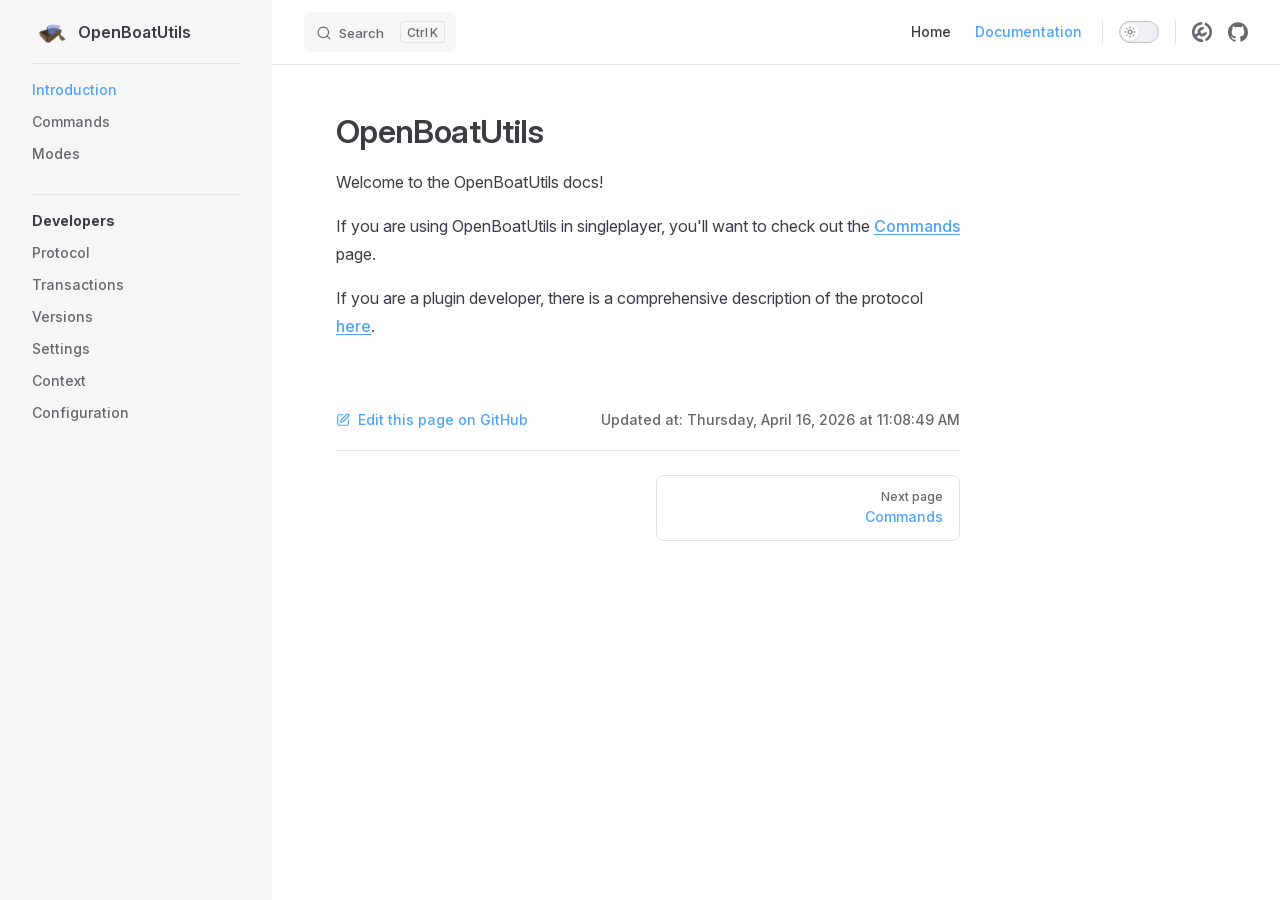
<file: introduction.html>
<!DOCTYPE html>
<html lang="en-US" dir="ltr">
  <head>
    <meta charset="utf-8">
    <meta name="viewport" content="width=device-width,initial-scale=1">
    <title>OpenBoatUtils</title>
    <meta name="description" content="Configurable Boat Physics">
    <meta name="generator" content="VitePress v1.6.4">
    <link rel="preload stylesheet" href="/assets/style.CKkoHZ94.css" as="style">
    <link rel="preload stylesheet" href="/vp-icons.css" as="style">
    
    <script type="module" src="/assets/app.C9lFbL92.js"></script>
    <link rel="preload" href="/assets/inter-roman-latin.Di8DUHzh.woff2" as="font" type="font/woff2" crossorigin="">
    <link rel="modulepreload" href="/assets/chunks/theme.-_G_gHoA.js">
    <link rel="modulepreload" href="/assets/chunks/framework.8tqBsFWt.js">
    <link rel="modulepreload" href="/assets/introduction.md.Buu9_ZXW.lean.js">
    <script id="check-dark-mode">(()=>{const e=localStorage.getItem("vitepress-theme-appearance")||"auto",a=window.matchMedia("(prefers-color-scheme: dark)").matches;(!e||e==="auto"?a:e==="dark")&&document.documentElement.classList.add("dark")})();</script>
    <script id="check-mac-os">document.documentElement.classList.toggle("mac",/Mac|iPhone|iPod|iPad/i.test(navigator.platform));</script>
  </head>
  <body>
    <div id="app"><div class="Layout" data-v-5d98c3a5><!--[--><!--]--><!--[--><span tabindex="-1" data-v-0b0ada53></span><a href="#VPContent" class="VPSkipLink visually-hidden" data-v-0b0ada53>Skip to content</a><!--]--><!----><header class="VPNav" data-v-5d98c3a5 data-v-ae24b3ad><div class="VPNavBar" data-v-ae24b3ad data-v-6aa21345><div class="wrapper" data-v-6aa21345><div class="container" data-v-6aa21345><div class="title" data-v-6aa21345><div class="VPNavBarTitle has-sidebar" data-v-6aa21345 data-v-1168a8e4><a class="title" href="/" data-v-1168a8e4><!--[--><!--]--><!--[--><img class="VPImage logo" src="/logo.png" alt data-v-8426fc1a><!--]--><span data-v-1168a8e4>OpenBoatUtils</span><!--[--><!--]--></a></div></div><div class="content" data-v-6aa21345><div class="content-body" data-v-6aa21345><!--[--><!--]--><div class="VPNavBarSearch search" data-v-6aa21345><!--[--><!----><div id="local-search"><button type="button" class="DocSearch DocSearch-Button" aria-label="Search"><span class="DocSearch-Button-Container"><span class="vp-icon DocSearch-Search-Icon"></span><span class="DocSearch-Button-Placeholder">Search</span></span><span class="DocSearch-Button-Keys"><kbd class="DocSearch-Button-Key"></kbd><kbd class="DocSearch-Button-Key">K</kbd></span></button></div><!--]--></div><nav aria-labelledby="main-nav-aria-label" class="VPNavBarMenu menu" data-v-6aa21345 data-v-dc692963><span id="main-nav-aria-label" class="visually-hidden" data-v-dc692963> Main Navigation </span><!--[--><!--[--><a class="VPLink link VPNavBarMenuLink" href="/" tabindex="0" data-v-dc692963 data-v-e56f3d57><!--[--><span data-v-e56f3d57>Home</span><!--]--></a><!--]--><!--[--><a class="VPLink link VPNavBarMenuLink active" href="/introduction.html" tabindex="0" data-v-dc692963 data-v-e56f3d57><!--[--><span data-v-e56f3d57>Documentation</span><!--]--></a><!--]--><!--]--></nav><!----><div class="VPNavBarAppearance appearance" data-v-6aa21345 data-v-6c893767><button class="VPSwitch VPSwitchAppearance" type="button" role="switch" title aria-checked="false" data-v-6c893767 data-v-5337faa4 data-v-1d5665e3><span class="check" data-v-1d5665e3><span class="icon" data-v-1d5665e3><!--[--><span class="vpi-sun sun" data-v-5337faa4></span><span class="vpi-moon moon" data-v-5337faa4></span><!--]--></span></span></button></div><div class="VPSocialLinks VPNavBarSocialLinks social-links" data-v-6aa21345 data-v-0394ad82 data-v-7bc22406><!--[--><a class="VPSocialLink no-icon" href="https://modrinth.com/mod/openboatutils" aria-label="modrinth" target="_blank" rel="noopener" data-v-7bc22406 data-v-bd121fe5><span class="vpi-social-modrinth"></span></a><a class="VPSocialLink no-icon" href="https://github.com/openboatutils/openboatutils" aria-label="github" target="_blank" rel="noopener" data-v-7bc22406 data-v-bd121fe5><span class="vpi-social-github"></span></a><!--]--></div><div class="VPFlyout VPNavBarExtra extra" data-v-6aa21345 data-v-bb2aa2f0 data-v-cf11d7a2><button type="button" class="button" aria-haspopup="true" aria-expanded="false" aria-label="extra navigation" data-v-cf11d7a2><span class="vpi-more-horizontal icon" data-v-cf11d7a2></span></button><div class="menu" data-v-cf11d7a2><div class="VPMenu" data-v-cf11d7a2 data-v-b98bc113><!----><!--[--><!--[--><!----><div class="group" data-v-bb2aa2f0><div class="item appearance" data-v-bb2aa2f0><p class="label" data-v-bb2aa2f0>Appearance</p><div class="appearance-action" data-v-bb2aa2f0><button class="VPSwitch VPSwitchAppearance" type="button" role="switch" title aria-checked="false" data-v-bb2aa2f0 data-v-5337faa4 data-v-1d5665e3><span class="check" data-v-1d5665e3><span class="icon" data-v-1d5665e3><!--[--><span class="vpi-sun sun" data-v-5337faa4></span><span class="vpi-moon moon" data-v-5337faa4></span><!--]--></span></span></button></div></div></div><div class="group" data-v-bb2aa2f0><div class="item social-links" data-v-bb2aa2f0><div class="VPSocialLinks social-links-list" data-v-bb2aa2f0 data-v-7bc22406><!--[--><a class="VPSocialLink no-icon" href="https://modrinth.com/mod/openboatutils" aria-label="modrinth" target="_blank" rel="noopener" data-v-7bc22406 data-v-bd121fe5><span class="vpi-social-modrinth"></span></a><a class="VPSocialLink no-icon" href="https://github.com/openboatutils/openboatutils" aria-label="github" target="_blank" rel="noopener" data-v-7bc22406 data-v-bd121fe5><span class="vpi-social-github"></span></a><!--]--></div></div></div><!--]--><!--]--></div></div></div><!--[--><!--]--><button type="button" class="VPNavBarHamburger hamburger" aria-label="mobile navigation" aria-expanded="false" aria-controls="VPNavScreen" data-v-6aa21345 data-v-e5dd9c1c><span class="container" data-v-e5dd9c1c><span class="top" data-v-e5dd9c1c></span><span class="middle" data-v-e5dd9c1c></span><span class="bottom" data-v-e5dd9c1c></span></span></button></div></div></div></div><div class="divider" data-v-6aa21345><div class="divider-line" data-v-6aa21345></div></div></div><!----></header><div class="VPLocalNav has-sidebar empty" data-v-5d98c3a5 data-v-a6f0e41e><div class="container" data-v-a6f0e41e><button class="menu" aria-expanded="false" aria-controls="VPSidebarNav" data-v-a6f0e41e><span class="vpi-align-left menu-icon" data-v-a6f0e41e></span><span class="menu-text" data-v-a6f0e41e>Menu</span></button><div class="VPLocalNavOutlineDropdown" style="--vp-vh:0px;" data-v-a6f0e41e data-v-8a42e2b4><button data-v-8a42e2b4>Return to top</button><!----></div></div></div><aside class="VPSidebar" data-v-5d98c3a5 data-v-319d5ca6><div class="curtain" data-v-319d5ca6></div><nav class="nav" id="VPSidebarNav" aria-labelledby="sidebar-aria-label" tabindex="-1" data-v-319d5ca6><span class="visually-hidden" id="sidebar-aria-label" data-v-319d5ca6> Sidebar Navigation </span><!--[--><!--]--><!--[--><div class="no-transition group" data-v-c40bc020><section class="VPSidebarItem level-0 has-active" data-v-c40bc020 data-v-b3fd67f8><!----><div class="items" data-v-b3fd67f8><!--[--><div class="VPSidebarItem level-1 is-link" data-v-b3fd67f8 data-v-b3fd67f8><div class="item" data-v-b3fd67f8><div class="indicator" data-v-b3fd67f8></div><a class="VPLink link link" href="/introduction.html" data-v-b3fd67f8><!--[--><p class="text" data-v-b3fd67f8>Introduction</p><!--]--></a><!----></div><!----></div><div class="VPSidebarItem level-1 is-link" data-v-b3fd67f8 data-v-b3fd67f8><div class="item" data-v-b3fd67f8><div class="indicator" data-v-b3fd67f8></div><a class="VPLink link link" href="/commands.html" data-v-b3fd67f8><!--[--><p class="text" data-v-b3fd67f8>Commands</p><!--]--></a><!----></div><!----></div><div class="VPSidebarItem level-1 is-link" data-v-b3fd67f8 data-v-b3fd67f8><div class="item" data-v-b3fd67f8><div class="indicator" data-v-b3fd67f8></div><a class="VPLink link link" href="/modes.html" data-v-b3fd67f8><!--[--><p class="text" data-v-b3fd67f8>Modes</p><!--]--></a><!----></div><!----></div><!--]--></div></section></div><div class="no-transition group" data-v-c40bc020><section class="VPSidebarItem level-0" data-v-c40bc020 data-v-b3fd67f8><div class="item" role="button" tabindex="0" data-v-b3fd67f8><div class="indicator" data-v-b3fd67f8></div><h2 class="text" data-v-b3fd67f8>Developers</h2><!----></div><div class="items" data-v-b3fd67f8><!--[--><div class="VPSidebarItem level-1 is-link" data-v-b3fd67f8 data-v-b3fd67f8><div class="item" data-v-b3fd67f8><div class="indicator" data-v-b3fd67f8></div><a class="VPLink link link" href="/developers/protocol.html" data-v-b3fd67f8><!--[--><p class="text" data-v-b3fd67f8>Protocol</p><!--]--></a><!----></div><!----></div><div class="VPSidebarItem level-1 is-link" data-v-b3fd67f8 data-v-b3fd67f8><div class="item" data-v-b3fd67f8><div class="indicator" data-v-b3fd67f8></div><a class="VPLink link link" href="/developers/transactions.html" data-v-b3fd67f8><!--[--><p class="text" data-v-b3fd67f8>Transactions</p><!--]--></a><!----></div><!----></div><div class="VPSidebarItem level-1 is-link" data-v-b3fd67f8 data-v-b3fd67f8><div class="item" data-v-b3fd67f8><div class="indicator" data-v-b3fd67f8></div><a class="VPLink link link" href="/developers/versions.html" data-v-b3fd67f8><!--[--><p class="text" data-v-b3fd67f8>Versions</p><!--]--></a><!----></div><!----></div><div class="VPSidebarItem level-1 is-link" data-v-b3fd67f8 data-v-b3fd67f8><div class="item" data-v-b3fd67f8><div class="indicator" data-v-b3fd67f8></div><a class="VPLink link link" href="/developers/settings.html" data-v-b3fd67f8><!--[--><p class="text" data-v-b3fd67f8>Settings</p><!--]--></a><!----></div><!----></div><div class="VPSidebarItem level-1 is-link" data-v-b3fd67f8 data-v-b3fd67f8><div class="item" data-v-b3fd67f8><div class="indicator" data-v-b3fd67f8></div><a class="VPLink link link" href="/developers/context.html" data-v-b3fd67f8><!--[--><p class="text" data-v-b3fd67f8>Context</p><!--]--></a><!----></div><!----></div><div class="VPSidebarItem level-1 is-link" data-v-b3fd67f8 data-v-b3fd67f8><div class="item" data-v-b3fd67f8><div class="indicator" data-v-b3fd67f8></div><a class="VPLink link link" href="/developers/configuration.html" data-v-b3fd67f8><!--[--><p class="text" data-v-b3fd67f8>Configuration</p><!--]--></a><!----></div><!----></div><!--]--></div></section></div><!--]--><!--[--><!--]--></nav></aside><div class="VPContent has-sidebar" id="VPContent" data-v-5d98c3a5 data-v-1428d186><div class="VPDoc has-sidebar has-aside" data-v-1428d186 data-v-39a288b8><!--[--><!--]--><div class="container" data-v-39a288b8><div class="aside" data-v-39a288b8><div class="aside-curtain" data-v-39a288b8></div><div class="aside-container" data-v-39a288b8><div class="aside-content" data-v-39a288b8><div class="VPDocAside" data-v-39a288b8 data-v-3f215769><!--[--><!--]--><!--[--><!--]--><nav aria-labelledby="doc-outline-aria-label" class="VPDocAsideOutline" data-v-3f215769 data-v-a5bbad30><div class="content" data-v-a5bbad30><div class="outline-marker" data-v-a5bbad30></div><div aria-level="2" class="outline-title" id="doc-outline-aria-label" role="heading" data-v-a5bbad30>On this page</div><ul class="VPDocOutlineItem root" data-v-a5bbad30 data-v-b933a997><!--[--><!--]--></ul></div></nav><!--[--><!--]--><div class="spacer" data-v-3f215769></div><!--[--><!--]--><!----><!--[--><!--]--><!--[--><!--]--></div></div></div></div><div class="content" data-v-39a288b8><div class="content-container" data-v-39a288b8><!--[--><!--]--><main class="main" data-v-39a288b8><div style="position:relative;" class="vp-doc _introduction" data-v-39a288b8><div><h1 id="openboatutils" tabindex="-1">OpenBoatUtils <a class="header-anchor" href="#openboatutils" aria-label="Permalink to &quot;OpenBoatUtils&quot;">​</a></h1><p>Welcome to the OpenBoatUtils docs!</p><p>If you are using OpenBoatUtils in singleplayer, you&#39;ll want to check out the <a href="/commands.html">Commands</a> page.</p><p>If you are a plugin developer, there is a comprehensive description of the protocol <a href="/developers/protocol.html">here</a>.</p></div></div></main><footer class="VPDocFooter" data-v-39a288b8 data-v-e257564d><!--[--><!--]--><div class="edit-info" data-v-e257564d><div class="edit-link" data-v-e257564d><a class="VPLink link vp-external-link-icon no-icon edit-link-button" href="https://github.com/openboatutils/openboatutils/edit/main/docs/introduction.md" target="_blank" rel="noreferrer" data-v-e257564d><!--[--><span class="vpi-square-pen edit-link-icon" data-v-e257564d></span> Edit this page on GitHub<!--]--></a></div><div class="last-updated" data-v-e257564d><p class="VPLastUpdated" data-v-e257564d data-v-e98dd255>Updated at: <time datetime="2026-04-16T11:08:49.000Z" data-v-e98dd255></time></p></div></div><nav class="prev-next" aria-labelledby="doc-footer-aria-label" data-v-e257564d><span class="visually-hidden" id="doc-footer-aria-label" data-v-e257564d>Pager</span><div class="pager" data-v-e257564d><!----></div><div class="pager" data-v-e257564d><a class="VPLink link pager-link next" href="/commands.html" data-v-e257564d><!--[--><span class="desc" data-v-e257564d>Next page</span><span class="title" data-v-e257564d>Commands</span><!--]--></a></div></nav></footer><!--[--><!--]--></div></div></div><!--[--><!--]--></div></div><footer class="VPFooter has-sidebar" data-v-5d98c3a5 data-v-e315a0ad><div class="container" data-v-e315a0ad><p class="message" data-v-e315a0ad>Released under the MIT License.</p><!----></div></footer><!--[--><!--]--></div></div>
    <script>window.__VP_HASH_MAP__=JSON.parse("{\"commands.md\":\"JZ8c_A9J\",\"developers_configuration.md\":\"IYfku5fc\",\"developers_context.md\":\"eJq3aOPG\",\"developers_protocol.md\":\"DUdCC0Hf\",\"developers_settings.md\":\"qDD7gt1I\",\"developers_transactions.md\":\"_gs2_Shg\",\"developers_versions.md\":\"DCv0wHt6\",\"index.md\":\"BsoCHrKt\",\"introduction.md\":\"Buu9_ZXW\",\"modes.md\":\"UccYx6QY\"}");window.__VP_SITE_DATA__=JSON.parse("{\"lang\":\"en-US\",\"dir\":\"ltr\",\"title\":\"OpenBoatUtils\",\"description\":\"Configurable Boat Physics\",\"base\":\"/\",\"head\":[],\"router\":{\"prefetchLinks\":true},\"appearance\":true,\"themeConfig\":{\"nav\":[{\"text\":\"Home\",\"link\":\"/\"},{\"text\":\"Documentation\",\"link\":\"/introduction\"}],\"sidebar\":[{\"items\":[{\"text\":\"Introduction\",\"link\":\"/introduction\"},{\"text\":\"Commands\",\"link\":\"/commands\"},{\"text\":\"Modes\",\"link\":\"/modes\"}]},{\"text\":\"Developers\",\"items\":[{\"text\":\"Protocol\",\"link\":\"/developers/protocol\"},{\"text\":\"Transactions\",\"link\":\"/developers/transactions\"},{\"text\":\"Versions\",\"link\":\"/developers/versions\"},{\"text\":\"Settings\",\"link\":\"/developers/settings\"},{\"text\":\"Context\",\"link\":\"/developers/context\"},{\"text\":\"Configuration\",\"link\":\"/developers/configuration\"}]}],\"logo\":\"/logo.png\",\"socialLinks\":[{\"icon\":\"modrinth\",\"link\":\"https://modrinth.com/mod/openboatutils\"},{\"icon\":\"github\",\"link\":\"https://github.com/openboatutils/openboatutils\"}],\"editLink\":{\"pattern\":\"https://github.com/openboatutils/openboatutils/edit/main/docs/:path\",\"text\":\"Edit this page on GitHub\"},\"search\":{\"provider\":\"local\"},\"footer\":{\"message\":\"Released under the MIT License.\"},\"lastUpdated\":{\"text\":\"Updated at\",\"formatOptions\":{\"dateStyle\":\"full\",\"timeStyle\":\"medium\"}}},\"locales\":{},\"scrollOffset\":134,\"cleanUrls\":false}");</script>
    
  </body>
</html>
</file>
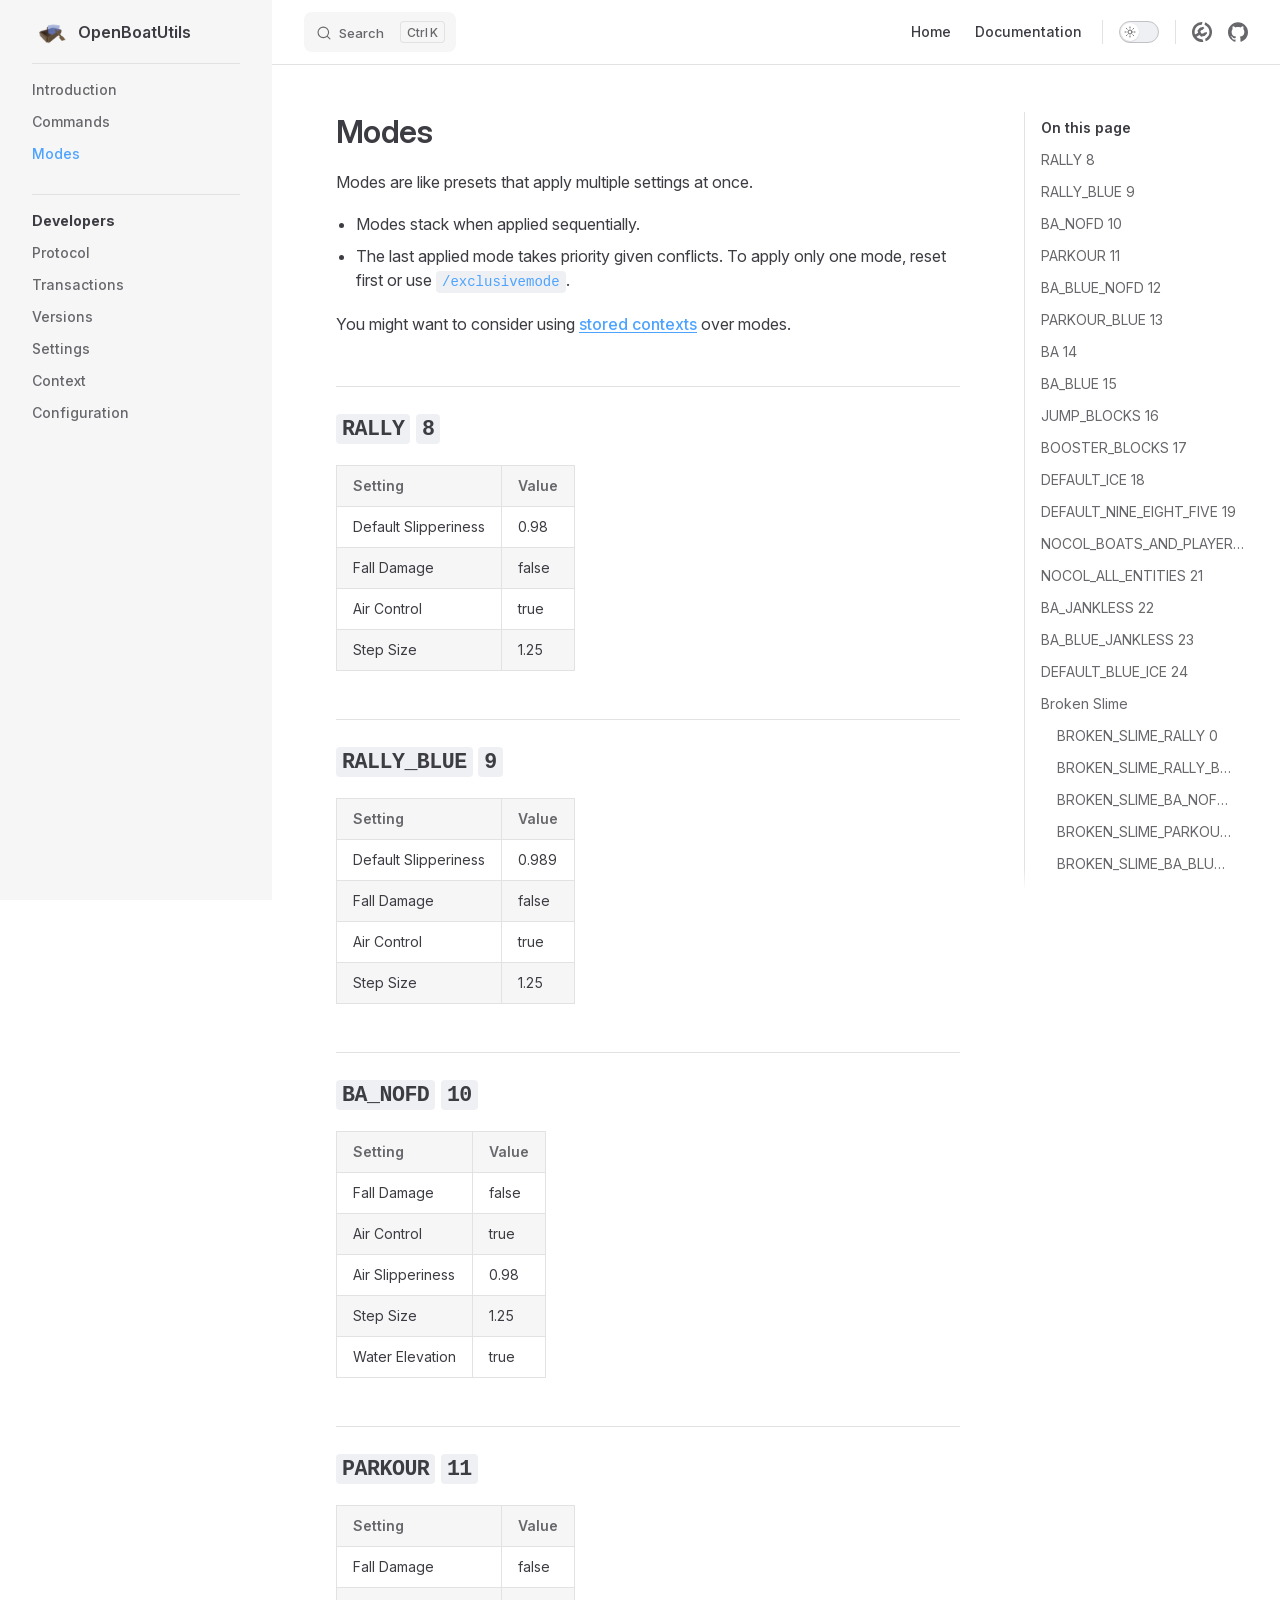
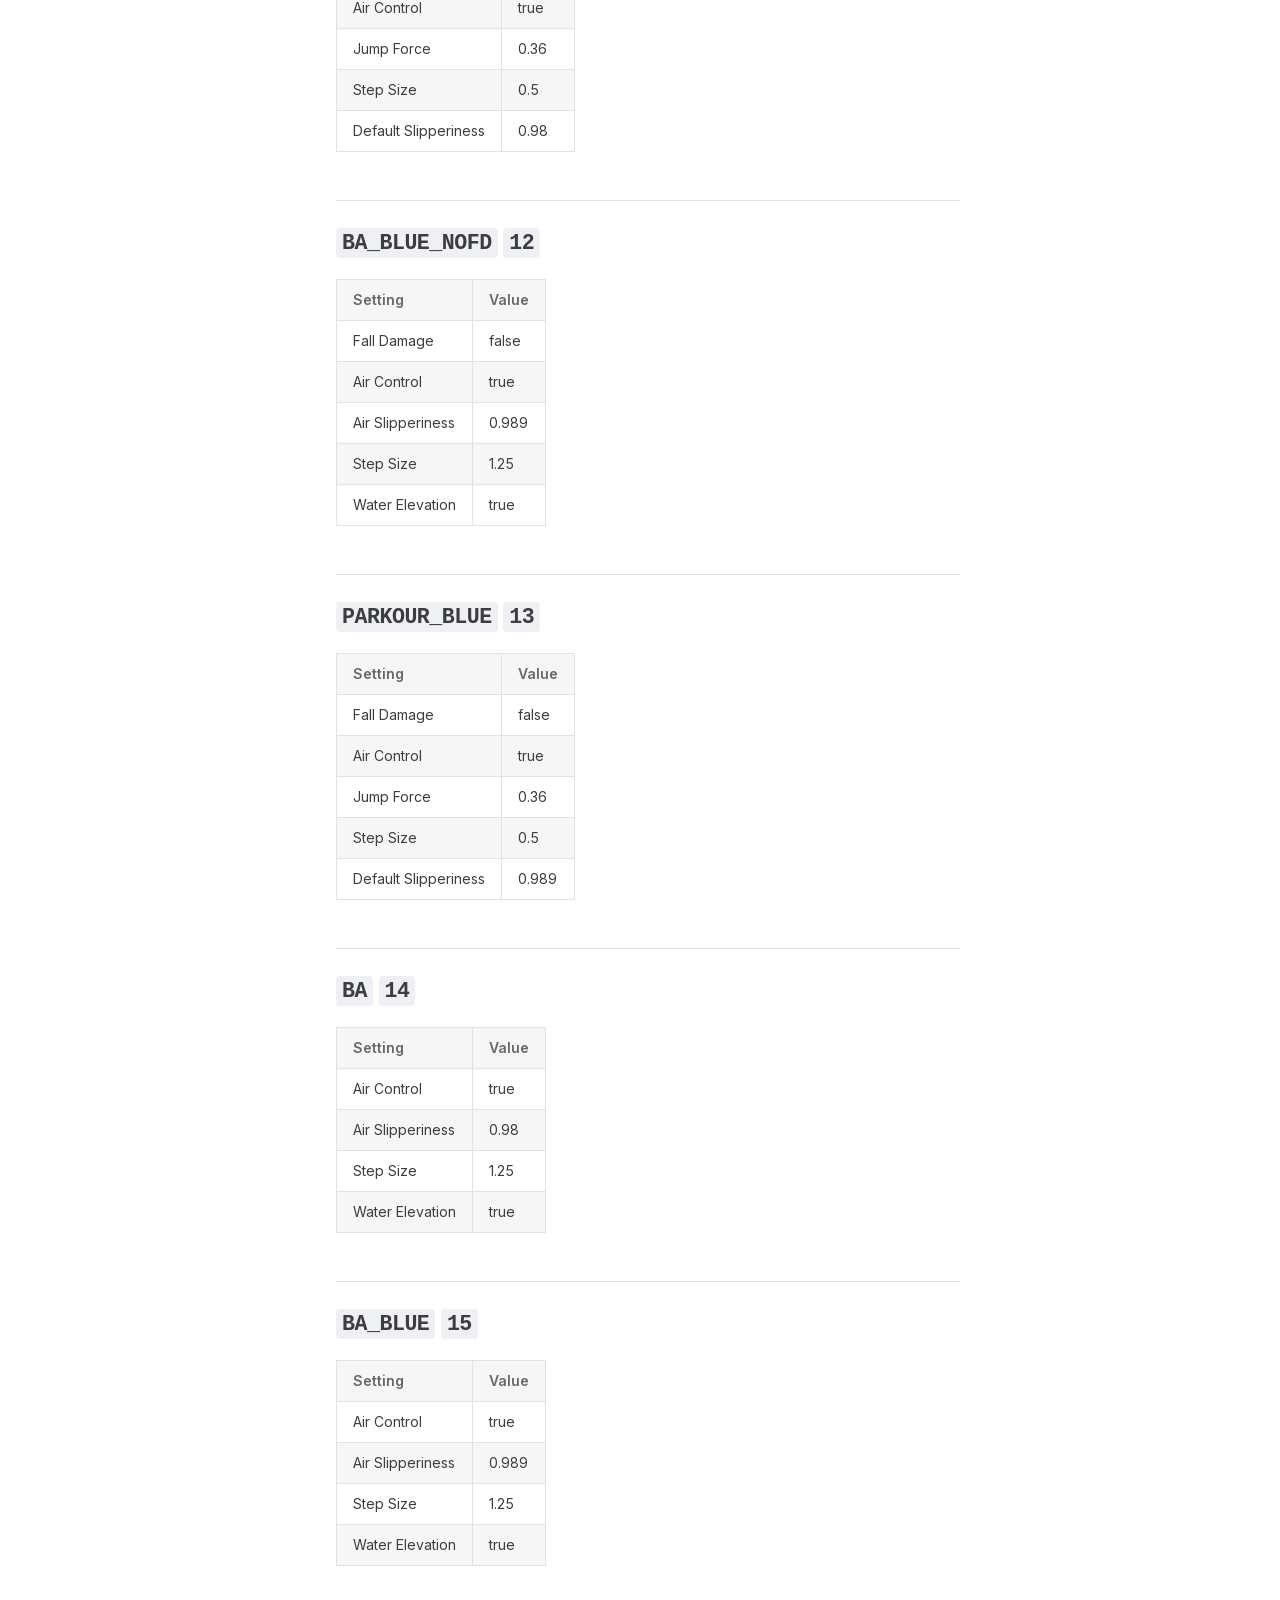
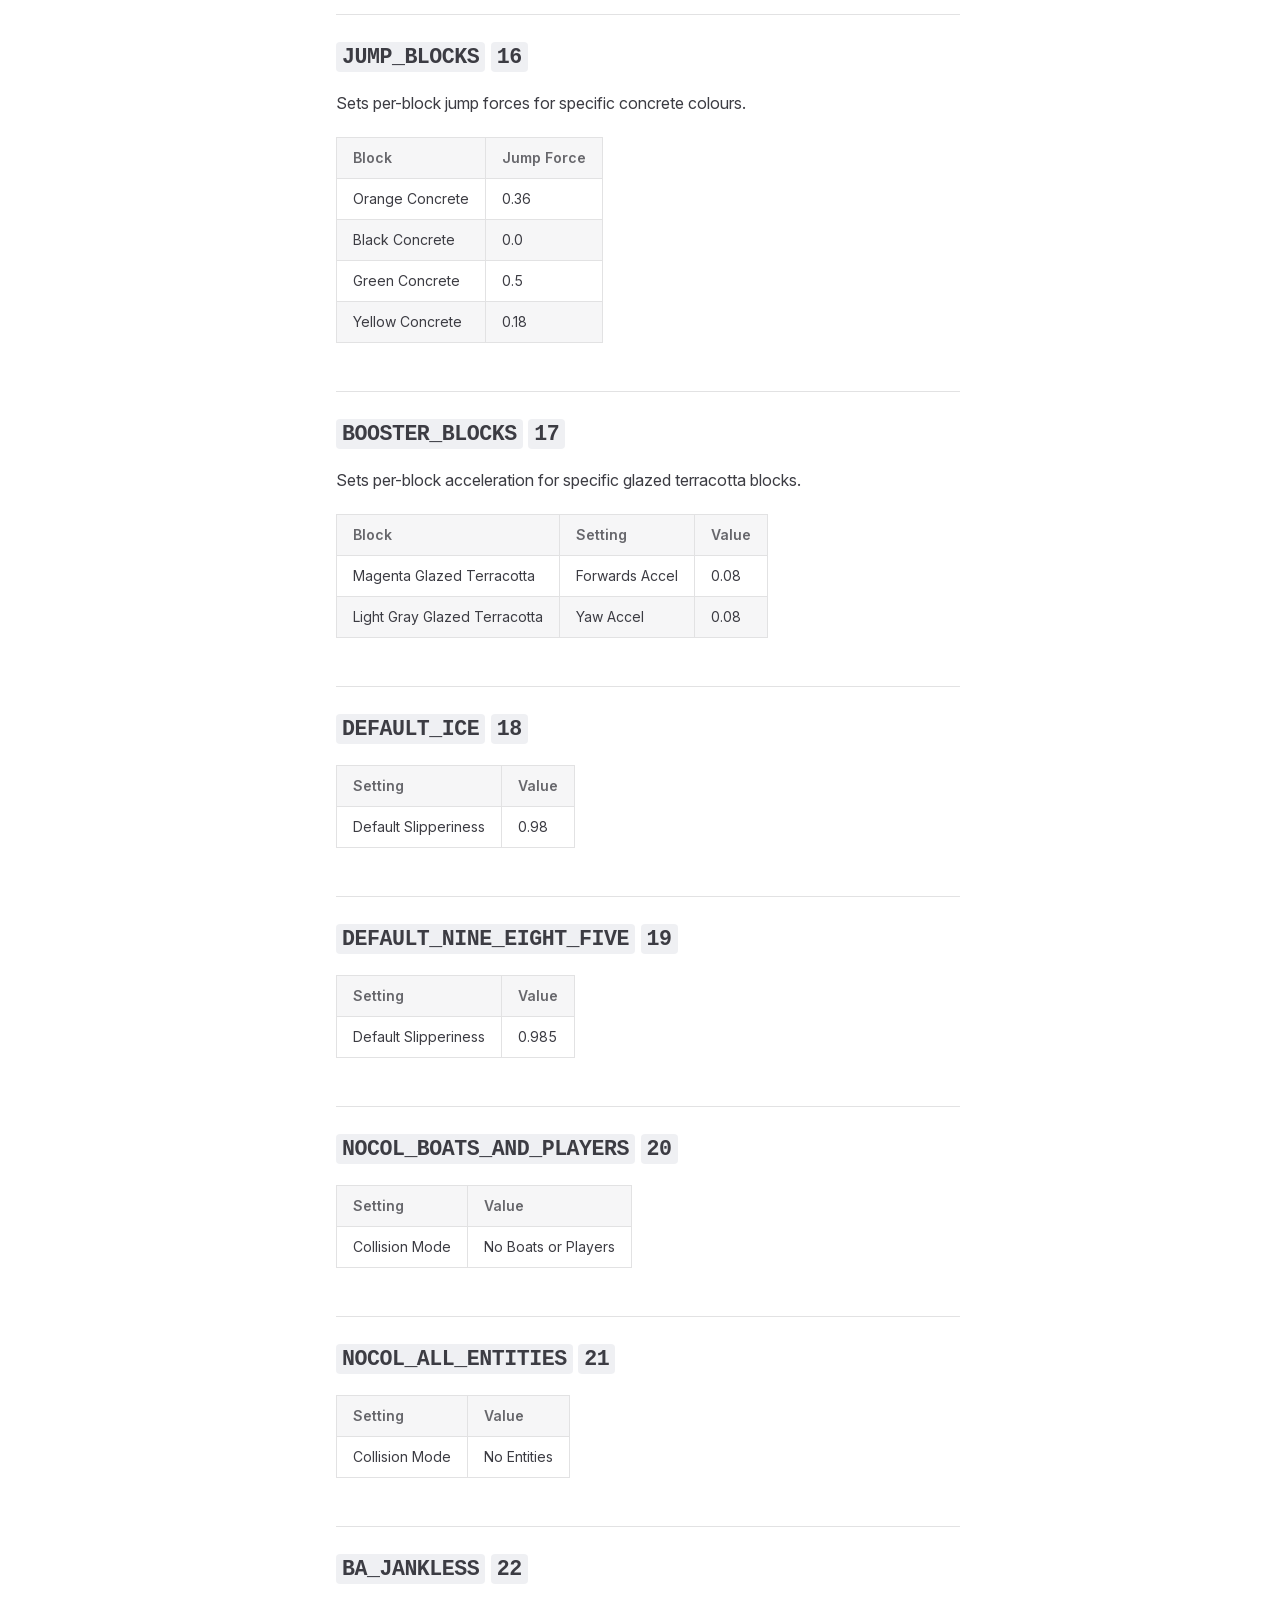
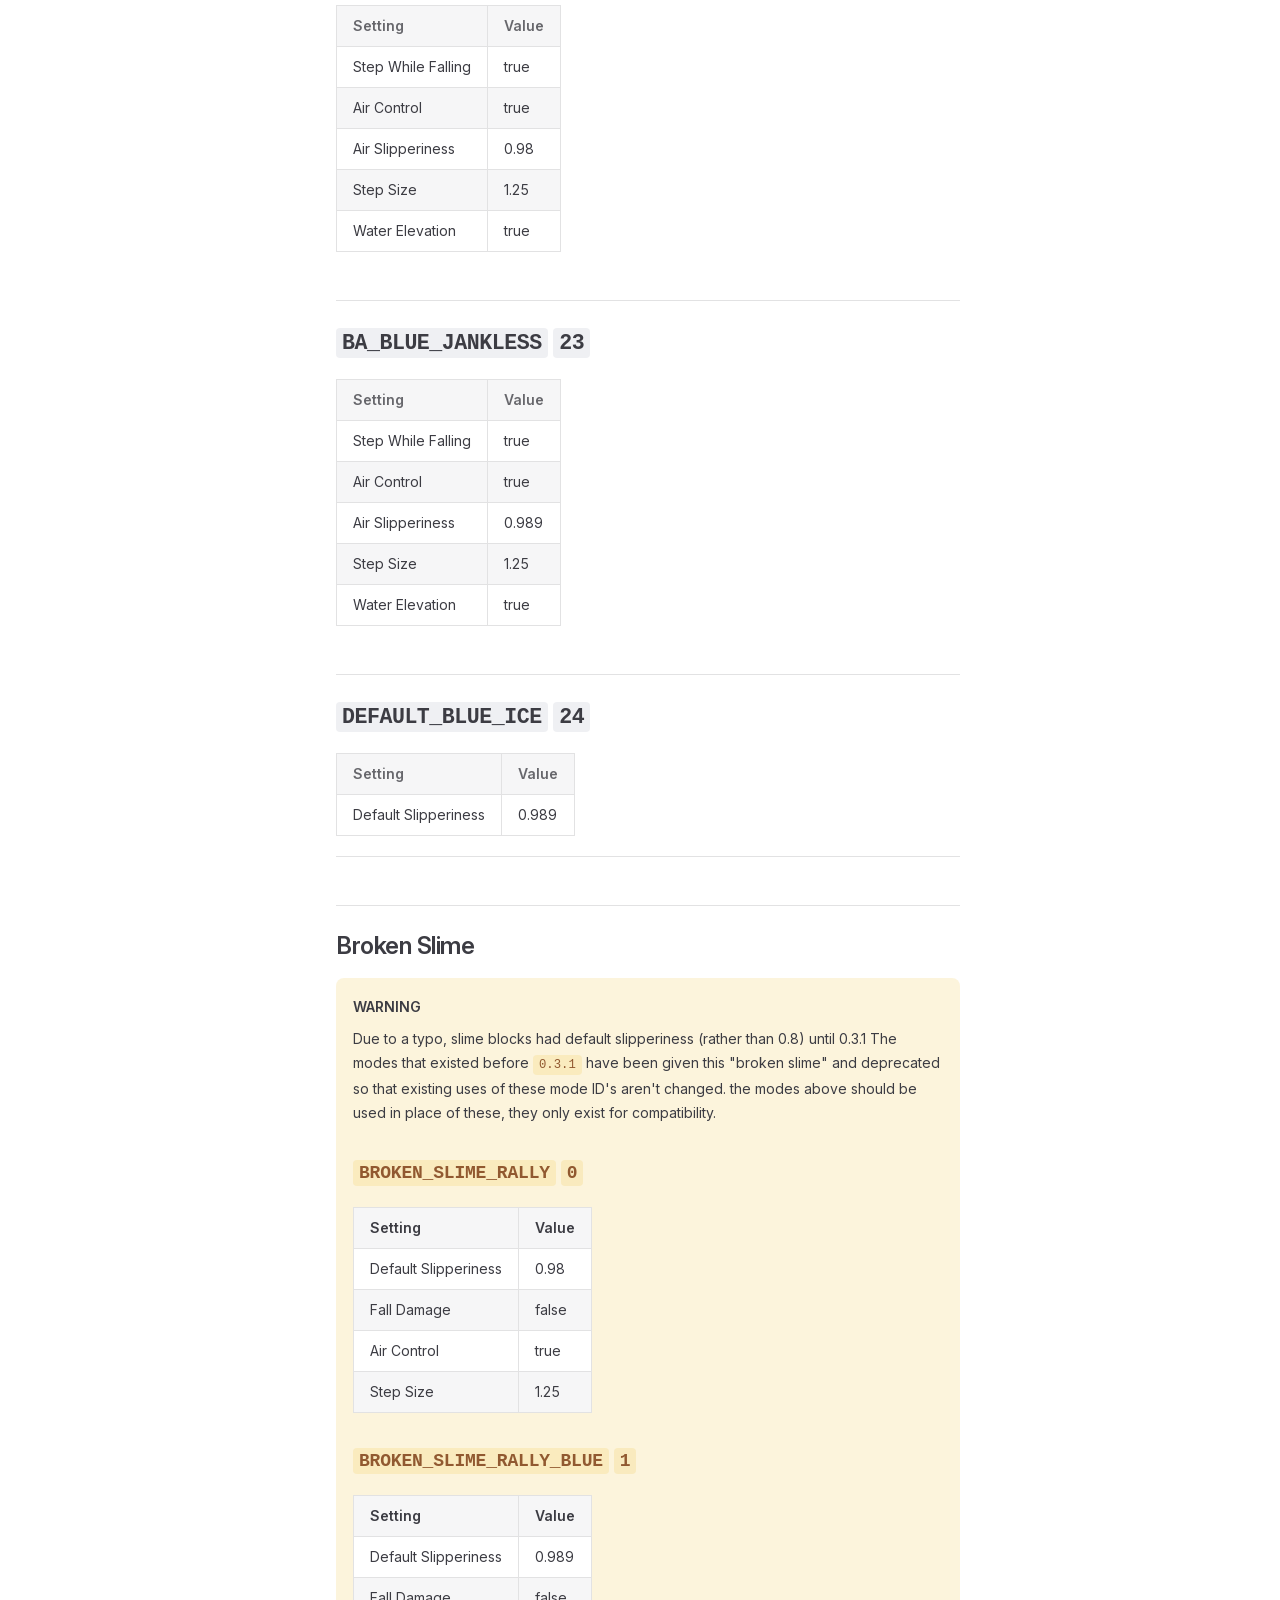
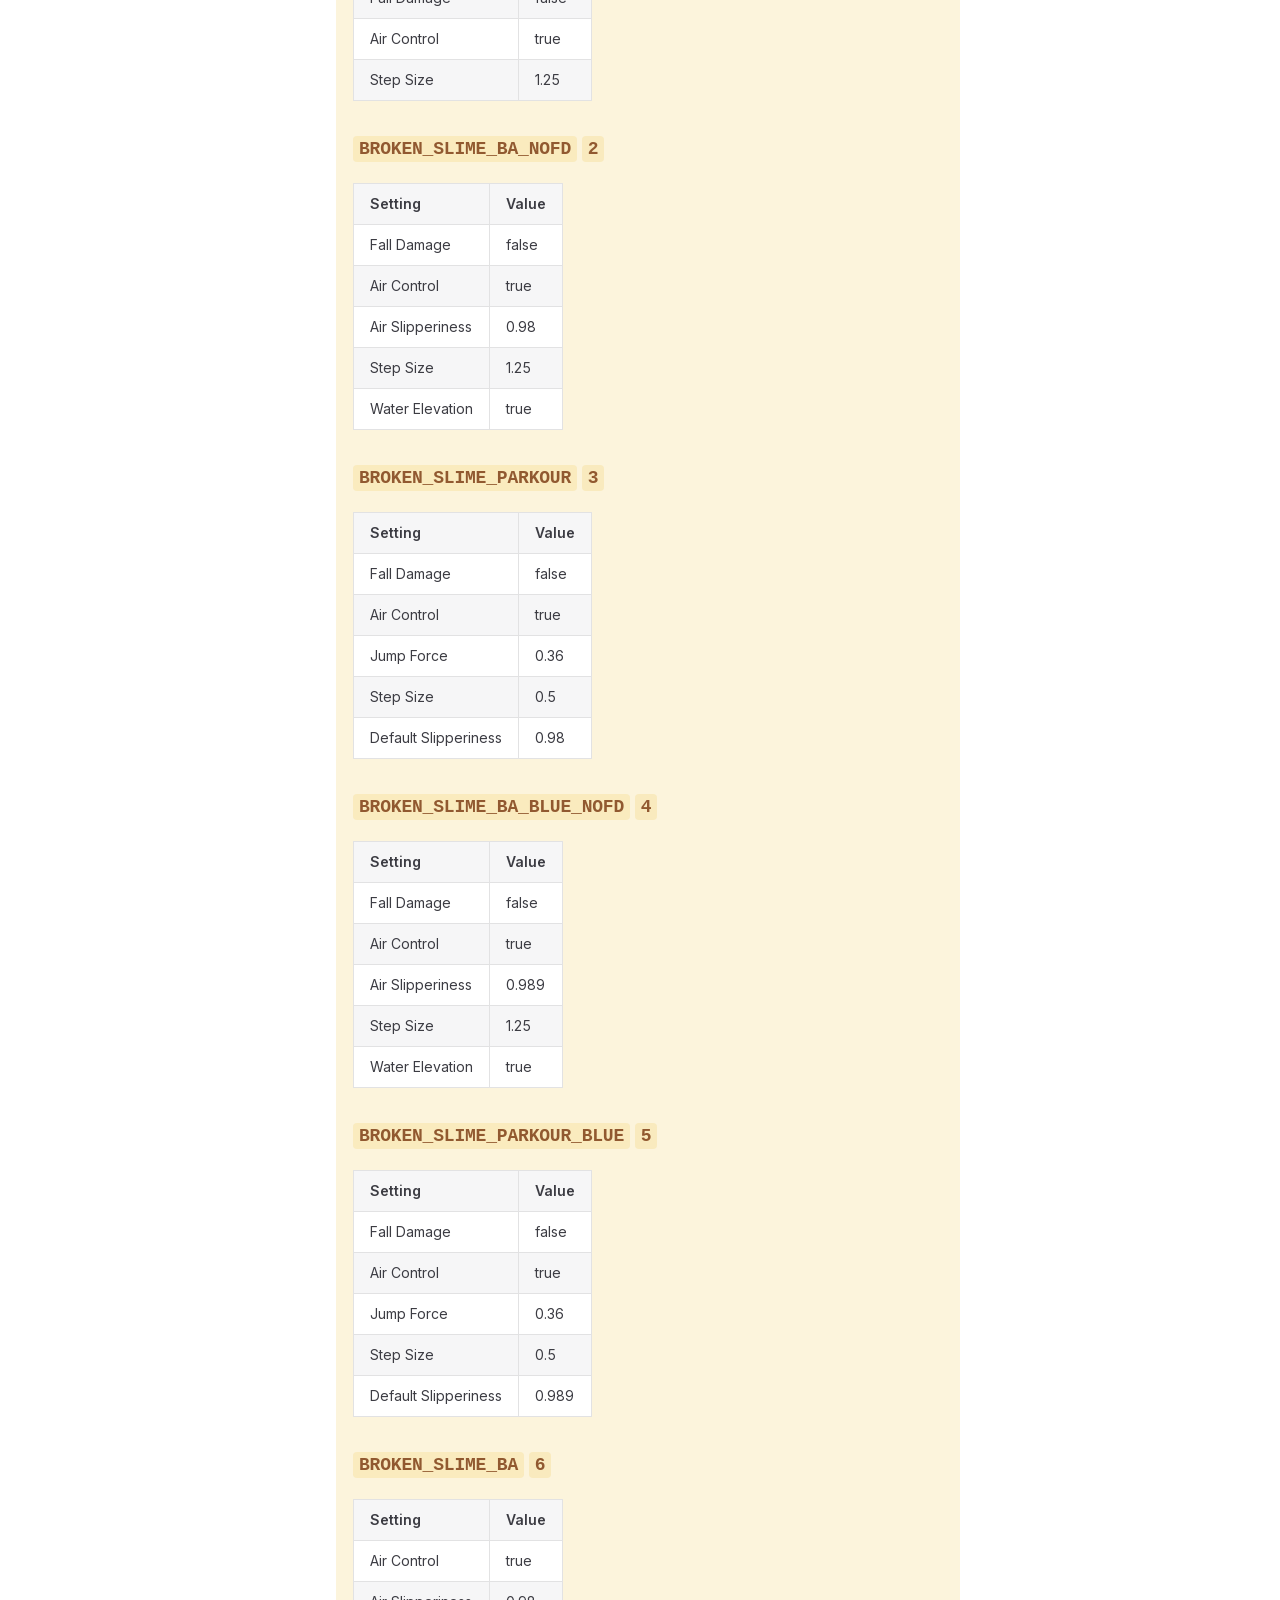
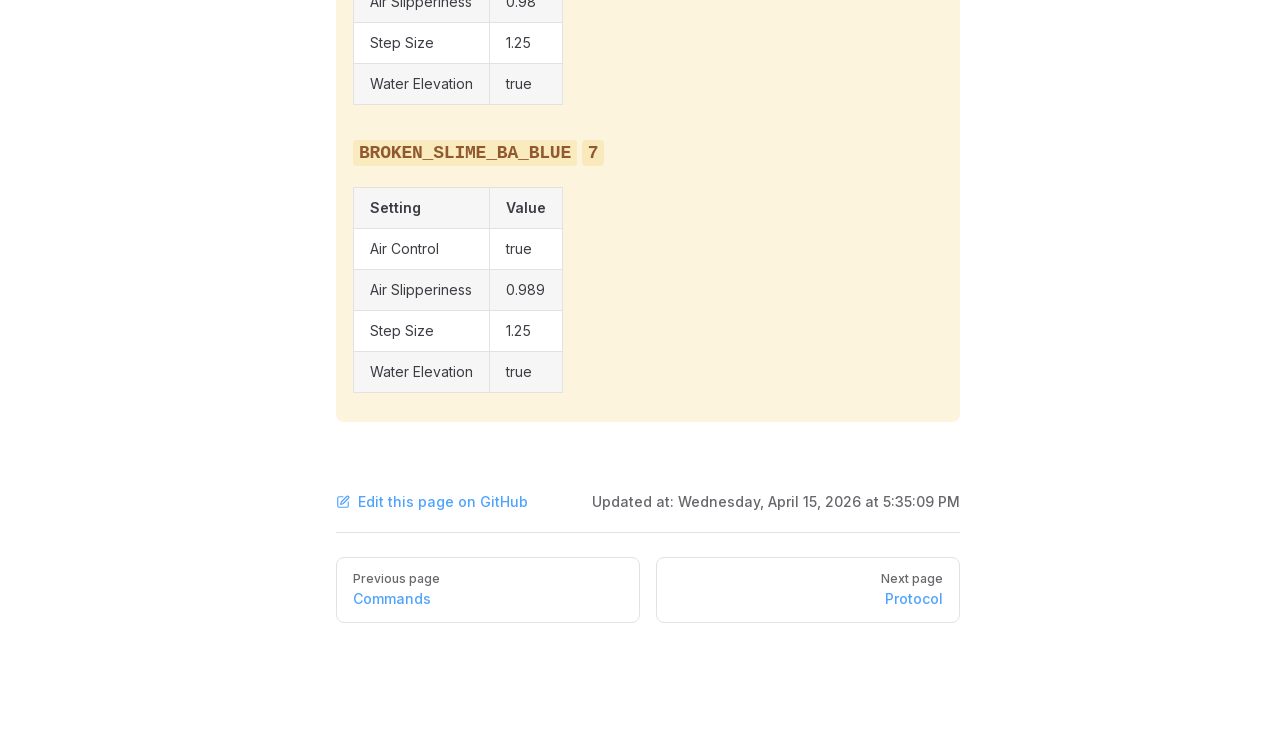
<file: modes.html>
<!DOCTYPE html>
<html lang="en-US" dir="ltr">
  <head>
    <meta charset="utf-8">
    <meta name="viewport" content="width=device-width,initial-scale=1">
    <title>Modes | OpenBoatUtils</title>
    <meta name="description" content="Configurable Boat Physics">
    <meta name="generator" content="VitePress v1.6.4">
    <link rel="preload stylesheet" href="/assets/style.CKkoHZ94.css" as="style">
    <link rel="preload stylesheet" href="/vp-icons.css" as="style">
    
    <script type="module" src="/assets/app.C9lFbL92.js"></script>
    <link rel="preload" href="/assets/inter-roman-latin.Di8DUHzh.woff2" as="font" type="font/woff2" crossorigin="">
    <link rel="modulepreload" href="/assets/chunks/theme.-_G_gHoA.js">
    <link rel="modulepreload" href="/assets/chunks/framework.8tqBsFWt.js">
    <link rel="modulepreload" href="/assets/modes.md.UccYx6QY.lean.js">
    <script id="check-dark-mode">(()=>{const e=localStorage.getItem("vitepress-theme-appearance")||"auto",a=window.matchMedia("(prefers-color-scheme: dark)").matches;(!e||e==="auto"?a:e==="dark")&&document.documentElement.classList.add("dark")})();</script>
    <script id="check-mac-os">document.documentElement.classList.toggle("mac",/Mac|iPhone|iPod|iPad/i.test(navigator.platform));</script>
  </head>
  <body>
    <div id="app"><div class="Layout" data-v-5d98c3a5><!--[--><!--]--><!--[--><span tabindex="-1" data-v-0b0ada53></span><a href="#VPContent" class="VPSkipLink visually-hidden" data-v-0b0ada53>Skip to content</a><!--]--><!----><header class="VPNav" data-v-5d98c3a5 data-v-ae24b3ad><div class="VPNavBar" data-v-ae24b3ad data-v-6aa21345><div class="wrapper" data-v-6aa21345><div class="container" data-v-6aa21345><div class="title" data-v-6aa21345><div class="VPNavBarTitle has-sidebar" data-v-6aa21345 data-v-1168a8e4><a class="title" href="/" data-v-1168a8e4><!--[--><!--]--><!--[--><img class="VPImage logo" src="/logo.png" alt data-v-8426fc1a><!--]--><span data-v-1168a8e4>OpenBoatUtils</span><!--[--><!--]--></a></div></div><div class="content" data-v-6aa21345><div class="content-body" data-v-6aa21345><!--[--><!--]--><div class="VPNavBarSearch search" data-v-6aa21345><!--[--><!----><div id="local-search"><button type="button" class="DocSearch DocSearch-Button" aria-label="Search"><span class="DocSearch-Button-Container"><span class="vp-icon DocSearch-Search-Icon"></span><span class="DocSearch-Button-Placeholder">Search</span></span><span class="DocSearch-Button-Keys"><kbd class="DocSearch-Button-Key"></kbd><kbd class="DocSearch-Button-Key">K</kbd></span></button></div><!--]--></div><nav aria-labelledby="main-nav-aria-label" class="VPNavBarMenu menu" data-v-6aa21345 data-v-dc692963><span id="main-nav-aria-label" class="visually-hidden" data-v-dc692963> Main Navigation </span><!--[--><!--[--><a class="VPLink link VPNavBarMenuLink" href="/" tabindex="0" data-v-dc692963 data-v-e56f3d57><!--[--><span data-v-e56f3d57>Home</span><!--]--></a><!--]--><!--[--><a class="VPLink link VPNavBarMenuLink" href="/introduction.html" tabindex="0" data-v-dc692963 data-v-e56f3d57><!--[--><span data-v-e56f3d57>Documentation</span><!--]--></a><!--]--><!--]--></nav><!----><div class="VPNavBarAppearance appearance" data-v-6aa21345 data-v-6c893767><button class="VPSwitch VPSwitchAppearance" type="button" role="switch" title aria-checked="false" data-v-6c893767 data-v-5337faa4 data-v-1d5665e3><span class="check" data-v-1d5665e3><span class="icon" data-v-1d5665e3><!--[--><span class="vpi-sun sun" data-v-5337faa4></span><span class="vpi-moon moon" data-v-5337faa4></span><!--]--></span></span></button></div><div class="VPSocialLinks VPNavBarSocialLinks social-links" data-v-6aa21345 data-v-0394ad82 data-v-7bc22406><!--[--><a class="VPSocialLink no-icon" href="https://modrinth.com/mod/openboatutils" aria-label="modrinth" target="_blank" rel="noopener" data-v-7bc22406 data-v-bd121fe5><span class="vpi-social-modrinth"></span></a><a class="VPSocialLink no-icon" href="https://github.com/openboatutils/openboatutils" aria-label="github" target="_blank" rel="noopener" data-v-7bc22406 data-v-bd121fe5><span class="vpi-social-github"></span></a><!--]--></div><div class="VPFlyout VPNavBarExtra extra" data-v-6aa21345 data-v-bb2aa2f0 data-v-cf11d7a2><button type="button" class="button" aria-haspopup="true" aria-expanded="false" aria-label="extra navigation" data-v-cf11d7a2><span class="vpi-more-horizontal icon" data-v-cf11d7a2></span></button><div class="menu" data-v-cf11d7a2><div class="VPMenu" data-v-cf11d7a2 data-v-b98bc113><!----><!--[--><!--[--><!----><div class="group" data-v-bb2aa2f0><div class="item appearance" data-v-bb2aa2f0><p class="label" data-v-bb2aa2f0>Appearance</p><div class="appearance-action" data-v-bb2aa2f0><button class="VPSwitch VPSwitchAppearance" type="button" role="switch" title aria-checked="false" data-v-bb2aa2f0 data-v-5337faa4 data-v-1d5665e3><span class="check" data-v-1d5665e3><span class="icon" data-v-1d5665e3><!--[--><span class="vpi-sun sun" data-v-5337faa4></span><span class="vpi-moon moon" data-v-5337faa4></span><!--]--></span></span></button></div></div></div><div class="group" data-v-bb2aa2f0><div class="item social-links" data-v-bb2aa2f0><div class="VPSocialLinks social-links-list" data-v-bb2aa2f0 data-v-7bc22406><!--[--><a class="VPSocialLink no-icon" href="https://modrinth.com/mod/openboatutils" aria-label="modrinth" target="_blank" rel="noopener" data-v-7bc22406 data-v-bd121fe5><span class="vpi-social-modrinth"></span></a><a class="VPSocialLink no-icon" href="https://github.com/openboatutils/openboatutils" aria-label="github" target="_blank" rel="noopener" data-v-7bc22406 data-v-bd121fe5><span class="vpi-social-github"></span></a><!--]--></div></div></div><!--]--><!--]--></div></div></div><!--[--><!--]--><button type="button" class="VPNavBarHamburger hamburger" aria-label="mobile navigation" aria-expanded="false" aria-controls="VPNavScreen" data-v-6aa21345 data-v-e5dd9c1c><span class="container" data-v-e5dd9c1c><span class="top" data-v-e5dd9c1c></span><span class="middle" data-v-e5dd9c1c></span><span class="bottom" data-v-e5dd9c1c></span></span></button></div></div></div></div><div class="divider" data-v-6aa21345><div class="divider-line" data-v-6aa21345></div></div></div><!----></header><div class="VPLocalNav has-sidebar empty" data-v-5d98c3a5 data-v-a6f0e41e><div class="container" data-v-a6f0e41e><button class="menu" aria-expanded="false" aria-controls="VPSidebarNav" data-v-a6f0e41e><span class="vpi-align-left menu-icon" data-v-a6f0e41e></span><span class="menu-text" data-v-a6f0e41e>Menu</span></button><div class="VPLocalNavOutlineDropdown" style="--vp-vh:0px;" data-v-a6f0e41e data-v-8a42e2b4><button data-v-8a42e2b4>Return to top</button><!----></div></div></div><aside class="VPSidebar" data-v-5d98c3a5 data-v-319d5ca6><div class="curtain" data-v-319d5ca6></div><nav class="nav" id="VPSidebarNav" aria-labelledby="sidebar-aria-label" tabindex="-1" data-v-319d5ca6><span class="visually-hidden" id="sidebar-aria-label" data-v-319d5ca6> Sidebar Navigation </span><!--[--><!--]--><!--[--><div class="no-transition group" data-v-c40bc020><section class="VPSidebarItem level-0 has-active" data-v-c40bc020 data-v-b3fd67f8><!----><div class="items" data-v-b3fd67f8><!--[--><div class="VPSidebarItem level-1 is-link" data-v-b3fd67f8 data-v-b3fd67f8><div class="item" data-v-b3fd67f8><div class="indicator" data-v-b3fd67f8></div><a class="VPLink link link" href="/introduction.html" data-v-b3fd67f8><!--[--><p class="text" data-v-b3fd67f8>Introduction</p><!--]--></a><!----></div><!----></div><div class="VPSidebarItem level-1 is-link" data-v-b3fd67f8 data-v-b3fd67f8><div class="item" data-v-b3fd67f8><div class="indicator" data-v-b3fd67f8></div><a class="VPLink link link" href="/commands.html" data-v-b3fd67f8><!--[--><p class="text" data-v-b3fd67f8>Commands</p><!--]--></a><!----></div><!----></div><div class="VPSidebarItem level-1 is-link" data-v-b3fd67f8 data-v-b3fd67f8><div class="item" data-v-b3fd67f8><div class="indicator" data-v-b3fd67f8></div><a class="VPLink link link" href="/modes.html" data-v-b3fd67f8><!--[--><p class="text" data-v-b3fd67f8>Modes</p><!--]--></a><!----></div><!----></div><!--]--></div></section></div><div class="no-transition group" data-v-c40bc020><section class="VPSidebarItem level-0" data-v-c40bc020 data-v-b3fd67f8><div class="item" role="button" tabindex="0" data-v-b3fd67f8><div class="indicator" data-v-b3fd67f8></div><h2 class="text" data-v-b3fd67f8>Developers</h2><!----></div><div class="items" data-v-b3fd67f8><!--[--><div class="VPSidebarItem level-1 is-link" data-v-b3fd67f8 data-v-b3fd67f8><div class="item" data-v-b3fd67f8><div class="indicator" data-v-b3fd67f8></div><a class="VPLink link link" href="/developers/protocol.html" data-v-b3fd67f8><!--[--><p class="text" data-v-b3fd67f8>Protocol</p><!--]--></a><!----></div><!----></div><div class="VPSidebarItem level-1 is-link" data-v-b3fd67f8 data-v-b3fd67f8><div class="item" data-v-b3fd67f8><div class="indicator" data-v-b3fd67f8></div><a class="VPLink link link" href="/developers/transactions.html" data-v-b3fd67f8><!--[--><p class="text" data-v-b3fd67f8>Transactions</p><!--]--></a><!----></div><!----></div><div class="VPSidebarItem level-1 is-link" data-v-b3fd67f8 data-v-b3fd67f8><div class="item" data-v-b3fd67f8><div class="indicator" data-v-b3fd67f8></div><a class="VPLink link link" href="/developers/versions.html" data-v-b3fd67f8><!--[--><p class="text" data-v-b3fd67f8>Versions</p><!--]--></a><!----></div><!----></div><div class="VPSidebarItem level-1 is-link" data-v-b3fd67f8 data-v-b3fd67f8><div class="item" data-v-b3fd67f8><div class="indicator" data-v-b3fd67f8></div><a class="VPLink link link" href="/developers/settings.html" data-v-b3fd67f8><!--[--><p class="text" data-v-b3fd67f8>Settings</p><!--]--></a><!----></div><!----></div><div class="VPSidebarItem level-1 is-link" data-v-b3fd67f8 data-v-b3fd67f8><div class="item" data-v-b3fd67f8><div class="indicator" data-v-b3fd67f8></div><a class="VPLink link link" href="/developers/context.html" data-v-b3fd67f8><!--[--><p class="text" data-v-b3fd67f8>Context</p><!--]--></a><!----></div><!----></div><div class="VPSidebarItem level-1 is-link" data-v-b3fd67f8 data-v-b3fd67f8><div class="item" data-v-b3fd67f8><div class="indicator" data-v-b3fd67f8></div><a class="VPLink link link" href="/developers/configuration.html" data-v-b3fd67f8><!--[--><p class="text" data-v-b3fd67f8>Configuration</p><!--]--></a><!----></div><!----></div><!--]--></div></section></div><!--]--><!--[--><!--]--></nav></aside><div class="VPContent has-sidebar" id="VPContent" data-v-5d98c3a5 data-v-1428d186><div class="VPDoc has-sidebar has-aside" data-v-1428d186 data-v-39a288b8><!--[--><!--]--><div class="container" data-v-39a288b8><div class="aside" data-v-39a288b8><div class="aside-curtain" data-v-39a288b8></div><div class="aside-container" data-v-39a288b8><div class="aside-content" data-v-39a288b8><div class="VPDocAside" data-v-39a288b8 data-v-3f215769><!--[--><!--]--><!--[--><!--]--><nav aria-labelledby="doc-outline-aria-label" class="VPDocAsideOutline" data-v-3f215769 data-v-a5bbad30><div class="content" data-v-a5bbad30><div class="outline-marker" data-v-a5bbad30></div><div aria-level="2" class="outline-title" id="doc-outline-aria-label" role="heading" data-v-a5bbad30>On this page</div><ul class="VPDocOutlineItem root" data-v-a5bbad30 data-v-b933a997><!--[--><!--]--></ul></div></nav><!--[--><!--]--><div class="spacer" data-v-3f215769></div><!--[--><!--]--><!----><!--[--><!--]--><!--[--><!--]--></div></div></div></div><div class="content" data-v-39a288b8><div class="content-container" data-v-39a288b8><!--[--><!--]--><main class="main" data-v-39a288b8><div style="position:relative;" class="vp-doc _modes" data-v-39a288b8><div><h1 id="modes" tabindex="-1">Modes <a class="header-anchor" href="#modes" aria-label="Permalink to &quot;Modes&quot;">​</a></h1><p>Modes are like presets that apply multiple settings at once.</p><ul><li>Modes stack when applied sequentially.</li><li>The last applied mode takes priority given conflicts. To apply only one mode, reset first or use <code>/exclusivemode</code>.</li></ul><p>You might want to consider using <a href="/developers/context.html">stored contexts</a> over modes.</p><h2 id="rally-8" tabindex="-1"><code>RALLY</code> <code>8</code> <a class="header-anchor" href="#rally-8" aria-label="Permalink to &quot;`RALLY` `8`&quot;">​</a></h2><table tabindex="0"><thead><tr><th>Setting</th><th>Value</th></tr></thead><tbody><tr><td>Default Slipperiness</td><td>0.98</td></tr><tr><td>Fall Damage</td><td>false</td></tr><tr><td>Air Control</td><td>true</td></tr><tr><td>Step Size</td><td>1.25</td></tr></tbody></table><h2 id="rally-blue-9" tabindex="-1"><code>RALLY_BLUE</code> <code>9</code> <a class="header-anchor" href="#rally-blue-9" aria-label="Permalink to &quot;`RALLY_BLUE` `9`&quot;">​</a></h2><table tabindex="0"><thead><tr><th>Setting</th><th>Value</th></tr></thead><tbody><tr><td>Default Slipperiness</td><td>0.989</td></tr><tr><td>Fall Damage</td><td>false</td></tr><tr><td>Air Control</td><td>true</td></tr><tr><td>Step Size</td><td>1.25</td></tr></tbody></table><h2 id="ba-nofd-10" tabindex="-1"><code>BA_NOFD</code> <code>10</code> <a class="header-anchor" href="#ba-nofd-10" aria-label="Permalink to &quot;`BA_NOFD` `10`&quot;">​</a></h2><table tabindex="0"><thead><tr><th>Setting</th><th>Value</th></tr></thead><tbody><tr><td>Fall Damage</td><td>false</td></tr><tr><td>Air Control</td><td>true</td></tr><tr><td>Air Slipperiness</td><td>0.98</td></tr><tr><td>Step Size</td><td>1.25</td></tr><tr><td>Water Elevation</td><td>true</td></tr></tbody></table><h2 id="parkour-11" tabindex="-1"><code>PARKOUR</code> <code>11</code> <a class="header-anchor" href="#parkour-11" aria-label="Permalink to &quot;`PARKOUR` `11`&quot;">​</a></h2><table tabindex="0"><thead><tr><th>Setting</th><th>Value</th></tr></thead><tbody><tr><td>Fall Damage</td><td>false</td></tr><tr><td>Air Control</td><td>true</td></tr><tr><td>Jump Force</td><td>0.36</td></tr><tr><td>Step Size</td><td>0.5</td></tr><tr><td>Default Slipperiness</td><td>0.98</td></tr></tbody></table><h2 id="ba-blue-nofd-12" tabindex="-1"><code>BA_BLUE_NOFD</code> <code>12</code> <a class="header-anchor" href="#ba-blue-nofd-12" aria-label="Permalink to &quot;`BA_BLUE_NOFD` `12`&quot;">​</a></h2><table tabindex="0"><thead><tr><th>Setting</th><th>Value</th></tr></thead><tbody><tr><td>Fall Damage</td><td>false</td></tr><tr><td>Air Control</td><td>true</td></tr><tr><td>Air Slipperiness</td><td>0.989</td></tr><tr><td>Step Size</td><td>1.25</td></tr><tr><td>Water Elevation</td><td>true</td></tr></tbody></table><h2 id="parkour-blue-13" tabindex="-1"><code>PARKOUR_BLUE</code> <code>13</code> <a class="header-anchor" href="#parkour-blue-13" aria-label="Permalink to &quot;`PARKOUR_BLUE` `13`&quot;">​</a></h2><table tabindex="0"><thead><tr><th>Setting</th><th>Value</th></tr></thead><tbody><tr><td>Fall Damage</td><td>false</td></tr><tr><td>Air Control</td><td>true</td></tr><tr><td>Jump Force</td><td>0.36</td></tr><tr><td>Step Size</td><td>0.5</td></tr><tr><td>Default Slipperiness</td><td>0.989</td></tr></tbody></table><h2 id="ba-14" tabindex="-1"><code>BA</code> <code>14</code> <a class="header-anchor" href="#ba-14" aria-label="Permalink to &quot;`BA` `14`&quot;">​</a></h2><table tabindex="0"><thead><tr><th>Setting</th><th>Value</th></tr></thead><tbody><tr><td>Air Control</td><td>true</td></tr><tr><td>Air Slipperiness</td><td>0.98</td></tr><tr><td>Step Size</td><td>1.25</td></tr><tr><td>Water Elevation</td><td>true</td></tr></tbody></table><h2 id="ba-blue-15" tabindex="-1"><code>BA_BLUE</code> <code>15</code> <a class="header-anchor" href="#ba-blue-15" aria-label="Permalink to &quot;`BA_BLUE` `15`&quot;">​</a></h2><table tabindex="0"><thead><tr><th>Setting</th><th>Value</th></tr></thead><tbody><tr><td>Air Control</td><td>true</td></tr><tr><td>Air Slipperiness</td><td>0.989</td></tr><tr><td>Step Size</td><td>1.25</td></tr><tr><td>Water Elevation</td><td>true</td></tr></tbody></table><h2 id="jump-blocks-16" tabindex="-1"><code>JUMP_BLOCKS</code> <code>16</code> <a class="header-anchor" href="#jump-blocks-16" aria-label="Permalink to &quot;`JUMP_BLOCKS` `16`&quot;">​</a></h2><p>Sets per-block jump forces for specific concrete colours.</p><table tabindex="0"><thead><tr><th>Block</th><th>Jump Force</th></tr></thead><tbody><tr><td>Orange Concrete</td><td>0.36</td></tr><tr><td>Black Concrete</td><td>0.0</td></tr><tr><td>Green Concrete</td><td>0.5</td></tr><tr><td>Yellow Concrete</td><td>0.18</td></tr></tbody></table><h2 id="booster-blocks-17" tabindex="-1"><code>BOOSTER_BLOCKS</code> <code>17</code> <a class="header-anchor" href="#booster-blocks-17" aria-label="Permalink to &quot;`BOOSTER_BLOCKS` `17`&quot;">​</a></h2><p>Sets per-block acceleration for specific glazed terracotta blocks.</p><table tabindex="0"><thead><tr><th>Block</th><th>Setting</th><th>Value</th></tr></thead><tbody><tr><td>Magenta Glazed Terracotta</td><td>Forwards Accel</td><td>0.08</td></tr><tr><td>Light Gray Glazed Terracotta</td><td>Yaw Accel</td><td>0.08</td></tr></tbody></table><h2 id="default-ice-18" tabindex="-1"><code>DEFAULT_ICE</code> <code>18</code> <a class="header-anchor" href="#default-ice-18" aria-label="Permalink to &quot;`DEFAULT_ICE` `18`&quot;">​</a></h2><table tabindex="0"><thead><tr><th>Setting</th><th>Value</th></tr></thead><tbody><tr><td>Default Slipperiness</td><td>0.98</td></tr></tbody></table><h2 id="default-nine-eight-five-19" tabindex="-1"><code>DEFAULT_NINE_EIGHT_FIVE</code> <code>19</code> <a class="header-anchor" href="#default-nine-eight-five-19" aria-label="Permalink to &quot;`DEFAULT_NINE_EIGHT_FIVE` `19`&quot;">​</a></h2><table tabindex="0"><thead><tr><th>Setting</th><th>Value</th></tr></thead><tbody><tr><td>Default Slipperiness</td><td>0.985</td></tr></tbody></table><h2 id="nocol-boats-and-players-20" tabindex="-1"><code>NOCOL_BOATS_AND_PLAYERS</code> <code>20</code> <a class="header-anchor" href="#nocol-boats-and-players-20" aria-label="Permalink to &quot;`NOCOL_BOATS_AND_PLAYERS` `20`&quot;">​</a></h2><table tabindex="0"><thead><tr><th>Setting</th><th>Value</th></tr></thead><tbody><tr><td>Collision Mode</td><td>No Boats or Players</td></tr></tbody></table><h2 id="nocol-all-entities-21" tabindex="-1"><code>NOCOL_ALL_ENTITIES</code> <code>21</code> <a class="header-anchor" href="#nocol-all-entities-21" aria-label="Permalink to &quot;`NOCOL_ALL_ENTITIES` `21`&quot;">​</a></h2><table tabindex="0"><thead><tr><th>Setting</th><th>Value</th></tr></thead><tbody><tr><td>Collision Mode</td><td>No Entities</td></tr></tbody></table><h2 id="ba-jankless-22" tabindex="-1"><code>BA_JANKLESS</code> <code>22</code> <a class="header-anchor" href="#ba-jankless-22" aria-label="Permalink to &quot;`BA_JANKLESS` `22`&quot;">​</a></h2><table tabindex="0"><thead><tr><th>Setting</th><th>Value</th></tr></thead><tbody><tr><td>Step While Falling</td><td>true</td></tr><tr><td>Air Control</td><td>true</td></tr><tr><td>Air Slipperiness</td><td>0.98</td></tr><tr><td>Step Size</td><td>1.25</td></tr><tr><td>Water Elevation</td><td>true</td></tr></tbody></table><h2 id="ba-blue-jankless-23" tabindex="-1"><code>BA_BLUE_JANKLESS</code> <code>23</code> <a class="header-anchor" href="#ba-blue-jankless-23" aria-label="Permalink to &quot;`BA_BLUE_JANKLESS` `23`&quot;">​</a></h2><table tabindex="0"><thead><tr><th>Setting</th><th>Value</th></tr></thead><tbody><tr><td>Step While Falling</td><td>true</td></tr><tr><td>Air Control</td><td>true</td></tr><tr><td>Air Slipperiness</td><td>0.989</td></tr><tr><td>Step Size</td><td>1.25</td></tr><tr><td>Water Elevation</td><td>true</td></tr></tbody></table><h2 id="default-blue-ice-24" tabindex="-1"><code>DEFAULT_BLUE_ICE</code> <code>24</code> <a class="header-anchor" href="#default-blue-ice-24" aria-label="Permalink to &quot;`DEFAULT_BLUE_ICE` `24`&quot;">​</a></h2><table tabindex="0"><thead><tr><th>Setting</th><th>Value</th></tr></thead><tbody><tr><td>Default Slipperiness</td><td>0.989</td></tr></tbody></table><hr><h2 id="broken-slime" tabindex="-1">Broken Slime <a class="header-anchor" href="#broken-slime" aria-label="Permalink to &quot;Broken Slime&quot;">​</a></h2><div class="warning custom-block"><p class="custom-block-title">WARNING</p><p>Due to a typo, slime blocks had default slipperiness (rather than 0.8) until 0.3.1 The modes that existed before <code>0.3.1</code> have been given this &quot;broken slime&quot; and deprecated so that existing uses of these mode ID&#39;s aren&#39;t changed. the modes above should be used in place of these, they only exist for compatibility.</p><h3 id="broken-slime-rally-0" tabindex="-1"><code>BROKEN_SLIME_RALLY</code> <code>0</code> <a class="header-anchor" href="#broken-slime-rally-0" aria-label="Permalink to &quot;`BROKEN_SLIME_RALLY` `0`&quot;">​</a></h3><table tabindex="0"><thead><tr><th>Setting</th><th>Value</th></tr></thead><tbody><tr><td>Default Slipperiness</td><td>0.98</td></tr><tr><td>Fall Damage</td><td>false</td></tr><tr><td>Air Control</td><td>true</td></tr><tr><td>Step Size</td><td>1.25</td></tr></tbody></table><h3 id="broken-slime-rally-blue-1" tabindex="-1"><code>BROKEN_SLIME_RALLY_BLUE</code> <code>1</code> <a class="header-anchor" href="#broken-slime-rally-blue-1" aria-label="Permalink to &quot;`BROKEN_SLIME_RALLY_BLUE` `1`&quot;">​</a></h3><table tabindex="0"><thead><tr><th>Setting</th><th>Value</th></tr></thead><tbody><tr><td>Default Slipperiness</td><td>0.989</td></tr><tr><td>Fall Damage</td><td>false</td></tr><tr><td>Air Control</td><td>true</td></tr><tr><td>Step Size</td><td>1.25</td></tr></tbody></table><h3 id="broken-slime-ba-nofd-2" tabindex="-1"><code>BROKEN_SLIME_BA_NOFD</code> <code>2</code> <a class="header-anchor" href="#broken-slime-ba-nofd-2" aria-label="Permalink to &quot;`BROKEN_SLIME_BA_NOFD` `2`&quot;">​</a></h3><table tabindex="0"><thead><tr><th>Setting</th><th>Value</th></tr></thead><tbody><tr><td>Fall Damage</td><td>false</td></tr><tr><td>Air Control</td><td>true</td></tr><tr><td>Air Slipperiness</td><td>0.98</td></tr><tr><td>Step Size</td><td>1.25</td></tr><tr><td>Water Elevation</td><td>true</td></tr></tbody></table><h3 id="broken-slime-parkour-3" tabindex="-1"><code>BROKEN_SLIME_PARKOUR</code> <code>3</code> <a class="header-anchor" href="#broken-slime-parkour-3" aria-label="Permalink to &quot;`BROKEN_SLIME_PARKOUR` `3`&quot;">​</a></h3><table tabindex="0"><thead><tr><th>Setting</th><th>Value</th></tr></thead><tbody><tr><td>Fall Damage</td><td>false</td></tr><tr><td>Air Control</td><td>true</td></tr><tr><td>Jump Force</td><td>0.36</td></tr><tr><td>Step Size</td><td>0.5</td></tr><tr><td>Default Slipperiness</td><td>0.98</td></tr></tbody></table><h3 id="broken-slime-ba-blue-nofd-4" tabindex="-1"><code>BROKEN_SLIME_BA_BLUE_NOFD</code> <code>4</code> <a class="header-anchor" href="#broken-slime-ba-blue-nofd-4" aria-label="Permalink to &quot;`BROKEN_SLIME_BA_BLUE_NOFD` `4`&quot;">​</a></h3><table tabindex="0"><thead><tr><th>Setting</th><th>Value</th></tr></thead><tbody><tr><td>Fall Damage</td><td>false</td></tr><tr><td>Air Control</td><td>true</td></tr><tr><td>Air Slipperiness</td><td>0.989</td></tr><tr><td>Step Size</td><td>1.25</td></tr><tr><td>Water Elevation</td><td>true</td></tr></tbody></table><h3 id="broken-slime-parkour-blue-5" tabindex="-1"><code>BROKEN_SLIME_PARKOUR_BLUE</code> <code>5</code> <a class="header-anchor" href="#broken-slime-parkour-blue-5" aria-label="Permalink to &quot;`BROKEN_SLIME_PARKOUR_BLUE` `5`&quot;">​</a></h3><table tabindex="0"><thead><tr><th>Setting</th><th>Value</th></tr></thead><tbody><tr><td>Fall Damage</td><td>false</td></tr><tr><td>Air Control</td><td>true</td></tr><tr><td>Jump Force</td><td>0.36</td></tr><tr><td>Step Size</td><td>0.5</td></tr><tr><td>Default Slipperiness</td><td>0.989</td></tr></tbody></table><h3 id="broken-slime-ba-6" tabindex="-1"><code>BROKEN_SLIME_BA</code> <code>6</code> <a class="header-anchor" href="#broken-slime-ba-6" aria-label="Permalink to &quot;`BROKEN_SLIME_BA` `6`&quot;">​</a></h3><table tabindex="0"><thead><tr><th>Setting</th><th>Value</th></tr></thead><tbody><tr><td>Air Control</td><td>true</td></tr><tr><td>Air Slipperiness</td><td>0.98</td></tr><tr><td>Step Size</td><td>1.25</td></tr><tr><td>Water Elevation</td><td>true</td></tr></tbody></table><h3 id="broken-slime-ba-blue-7" tabindex="-1"><code>BROKEN_SLIME_BA_BLUE</code> <code>7</code> <a class="header-anchor" href="#broken-slime-ba-blue-7" aria-label="Permalink to &quot;`BROKEN_SLIME_BA_BLUE` `7`&quot;">​</a></h3><table tabindex="0"><thead><tr><th>Setting</th><th>Value</th></tr></thead><tbody><tr><td>Air Control</td><td>true</td></tr><tr><td>Air Slipperiness</td><td>0.989</td></tr><tr><td>Step Size</td><td>1.25</td></tr><tr><td>Water Elevation</td><td>true</td></tr></tbody></table></div></div></div></main><footer class="VPDocFooter" data-v-39a288b8 data-v-e257564d><!--[--><!--]--><div class="edit-info" data-v-e257564d><div class="edit-link" data-v-e257564d><a class="VPLink link vp-external-link-icon no-icon edit-link-button" href="https://github.com/openboatutils/openboatutils/edit/main/docs/modes.md" target="_blank" rel="noreferrer" data-v-e257564d><!--[--><span class="vpi-square-pen edit-link-icon" data-v-e257564d></span> Edit this page on GitHub<!--]--></a></div><div class="last-updated" data-v-e257564d><p class="VPLastUpdated" data-v-e257564d data-v-e98dd255>Updated at: <time datetime="2026-04-15T17:35:09.000Z" data-v-e98dd255></time></p></div></div><nav class="prev-next" aria-labelledby="doc-footer-aria-label" data-v-e257564d><span class="visually-hidden" id="doc-footer-aria-label" data-v-e257564d>Pager</span><div class="pager" data-v-e257564d><a class="VPLink link pager-link prev" href="/commands.html" data-v-e257564d><!--[--><span class="desc" data-v-e257564d>Previous page</span><span class="title" data-v-e257564d>Commands</span><!--]--></a></div><div class="pager" data-v-e257564d><a class="VPLink link pager-link next" href="/developers/protocol.html" data-v-e257564d><!--[--><span class="desc" data-v-e257564d>Next page</span><span class="title" data-v-e257564d>Protocol</span><!--]--></a></div></nav></footer><!--[--><!--]--></div></div></div><!--[--><!--]--></div></div><footer class="VPFooter has-sidebar" data-v-5d98c3a5 data-v-e315a0ad><div class="container" data-v-e315a0ad><p class="message" data-v-e315a0ad>Released under the MIT License.</p><!----></div></footer><!--[--><!--]--></div></div>
    <script>window.__VP_HASH_MAP__=JSON.parse("{\"commands.md\":\"JZ8c_A9J\",\"developers_configuration.md\":\"IYfku5fc\",\"developers_context.md\":\"eJq3aOPG\",\"developers_protocol.md\":\"DUdCC0Hf\",\"developers_settings.md\":\"qDD7gt1I\",\"developers_transactions.md\":\"_gs2_Shg\",\"developers_versions.md\":\"DCv0wHt6\",\"index.md\":\"BsoCHrKt\",\"introduction.md\":\"Buu9_ZXW\",\"modes.md\":\"UccYx6QY\"}");window.__VP_SITE_DATA__=JSON.parse("{\"lang\":\"en-US\",\"dir\":\"ltr\",\"title\":\"OpenBoatUtils\",\"description\":\"Configurable Boat Physics\",\"base\":\"/\",\"head\":[],\"router\":{\"prefetchLinks\":true},\"appearance\":true,\"themeConfig\":{\"nav\":[{\"text\":\"Home\",\"link\":\"/\"},{\"text\":\"Documentation\",\"link\":\"/introduction\"}],\"sidebar\":[{\"items\":[{\"text\":\"Introduction\",\"link\":\"/introduction\"},{\"text\":\"Commands\",\"link\":\"/commands\"},{\"text\":\"Modes\",\"link\":\"/modes\"}]},{\"text\":\"Developers\",\"items\":[{\"text\":\"Protocol\",\"link\":\"/developers/protocol\"},{\"text\":\"Transactions\",\"link\":\"/developers/transactions\"},{\"text\":\"Versions\",\"link\":\"/developers/versions\"},{\"text\":\"Settings\",\"link\":\"/developers/settings\"},{\"text\":\"Context\",\"link\":\"/developers/context\"},{\"text\":\"Configuration\",\"link\":\"/developers/configuration\"}]}],\"logo\":\"/logo.png\",\"socialLinks\":[{\"icon\":\"modrinth\",\"link\":\"https://modrinth.com/mod/openboatutils\"},{\"icon\":\"github\",\"link\":\"https://github.com/openboatutils/openboatutils\"}],\"editLink\":{\"pattern\":\"https://github.com/openboatutils/openboatutils/edit/main/docs/:path\",\"text\":\"Edit this page on GitHub\"},\"search\":{\"provider\":\"local\"},\"footer\":{\"message\":\"Released under the MIT License.\"},\"lastUpdated\":{\"text\":\"Updated at\",\"formatOptions\":{\"dateStyle\":\"full\",\"timeStyle\":\"medium\"}}},\"locales\":{},\"scrollOffset\":134,\"cleanUrls\":false}");</script>
    
  </body>
</html>
</file>
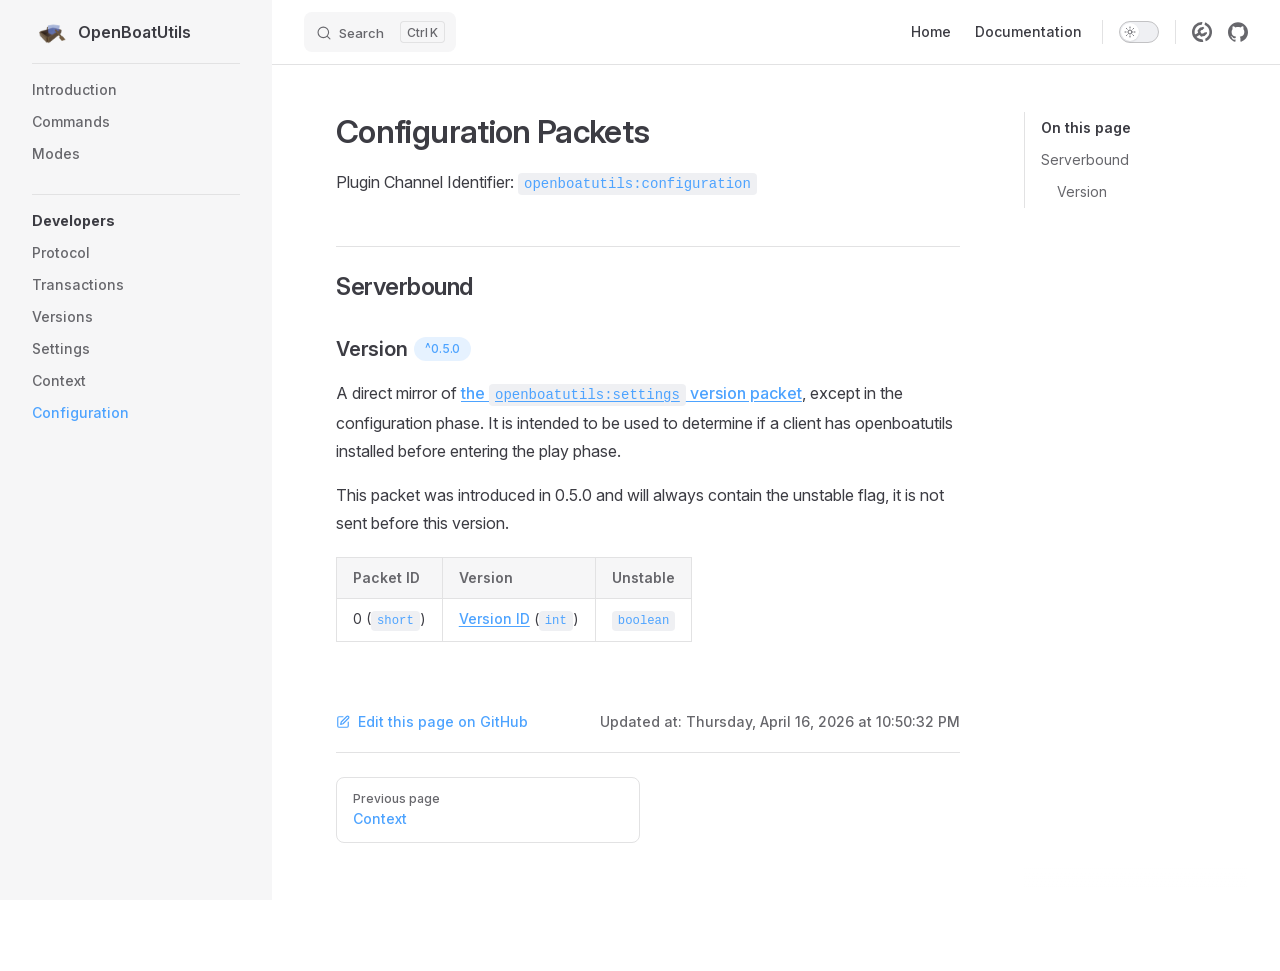
<file: developers/configuration.html>
<!DOCTYPE html>
<html lang="en-US" dir="ltr">
  <head>
    <meta charset="utf-8">
    <meta name="viewport" content="width=device-width,initial-scale=1">
    <title>Configuration Packets | OpenBoatUtils</title>
    <meta name="description" content="Configurable Boat Physics">
    <meta name="generator" content="VitePress v1.6.4">
    <link rel="preload stylesheet" href="/assets/style.CKkoHZ94.css" as="style">
    <link rel="preload stylesheet" href="/vp-icons.css" as="style">
    
    <script type="module" src="/assets/app.C9lFbL92.js"></script>
    <link rel="preload" href="/assets/inter-roman-latin.Di8DUHzh.woff2" as="font" type="font/woff2" crossorigin="">
    <link rel="modulepreload" href="/assets/chunks/theme.-_G_gHoA.js">
    <link rel="modulepreload" href="/assets/chunks/framework.8tqBsFWt.js">
    <link rel="modulepreload" href="/assets/developers_configuration.md.IYfku5fc.lean.js">
    <script id="check-dark-mode">(()=>{const e=localStorage.getItem("vitepress-theme-appearance")||"auto",a=window.matchMedia("(prefers-color-scheme: dark)").matches;(!e||e==="auto"?a:e==="dark")&&document.documentElement.classList.add("dark")})();</script>
    <script id="check-mac-os">document.documentElement.classList.toggle("mac",/Mac|iPhone|iPod|iPad/i.test(navigator.platform));</script>
  </head>
  <body>
    <div id="app"><div class="Layout" data-v-5d98c3a5><!--[--><!--]--><!--[--><span tabindex="-1" data-v-0b0ada53></span><a href="#VPContent" class="VPSkipLink visually-hidden" data-v-0b0ada53>Skip to content</a><!--]--><!----><header class="VPNav" data-v-5d98c3a5 data-v-ae24b3ad><div class="VPNavBar" data-v-ae24b3ad data-v-6aa21345><div class="wrapper" data-v-6aa21345><div class="container" data-v-6aa21345><div class="title" data-v-6aa21345><div class="VPNavBarTitle has-sidebar" data-v-6aa21345 data-v-1168a8e4><a class="title" href="/" data-v-1168a8e4><!--[--><!--]--><!--[--><img class="VPImage logo" src="/logo.png" alt data-v-8426fc1a><!--]--><span data-v-1168a8e4>OpenBoatUtils</span><!--[--><!--]--></a></div></div><div class="content" data-v-6aa21345><div class="content-body" data-v-6aa21345><!--[--><!--]--><div class="VPNavBarSearch search" data-v-6aa21345><!--[--><!----><div id="local-search"><button type="button" class="DocSearch DocSearch-Button" aria-label="Search"><span class="DocSearch-Button-Container"><span class="vp-icon DocSearch-Search-Icon"></span><span class="DocSearch-Button-Placeholder">Search</span></span><span class="DocSearch-Button-Keys"><kbd class="DocSearch-Button-Key"></kbd><kbd class="DocSearch-Button-Key">K</kbd></span></button></div><!--]--></div><nav aria-labelledby="main-nav-aria-label" class="VPNavBarMenu menu" data-v-6aa21345 data-v-dc692963><span id="main-nav-aria-label" class="visually-hidden" data-v-dc692963> Main Navigation </span><!--[--><!--[--><a class="VPLink link VPNavBarMenuLink" href="/" tabindex="0" data-v-dc692963 data-v-e56f3d57><!--[--><span data-v-e56f3d57>Home</span><!--]--></a><!--]--><!--[--><a class="VPLink link VPNavBarMenuLink" href="/introduction.html" tabindex="0" data-v-dc692963 data-v-e56f3d57><!--[--><span data-v-e56f3d57>Documentation</span><!--]--></a><!--]--><!--]--></nav><!----><div class="VPNavBarAppearance appearance" data-v-6aa21345 data-v-6c893767><button class="VPSwitch VPSwitchAppearance" type="button" role="switch" title aria-checked="false" data-v-6c893767 data-v-5337faa4 data-v-1d5665e3><span class="check" data-v-1d5665e3><span class="icon" data-v-1d5665e3><!--[--><span class="vpi-sun sun" data-v-5337faa4></span><span class="vpi-moon moon" data-v-5337faa4></span><!--]--></span></span></button></div><div class="VPSocialLinks VPNavBarSocialLinks social-links" data-v-6aa21345 data-v-0394ad82 data-v-7bc22406><!--[--><a class="VPSocialLink no-icon" href="https://modrinth.com/mod/openboatutils" aria-label="modrinth" target="_blank" rel="noopener" data-v-7bc22406 data-v-bd121fe5><span class="vpi-social-modrinth"></span></a><a class="VPSocialLink no-icon" href="https://github.com/openboatutils/openboatutils" aria-label="github" target="_blank" rel="noopener" data-v-7bc22406 data-v-bd121fe5><span class="vpi-social-github"></span></a><!--]--></div><div class="VPFlyout VPNavBarExtra extra" data-v-6aa21345 data-v-bb2aa2f0 data-v-cf11d7a2><button type="button" class="button" aria-haspopup="true" aria-expanded="false" aria-label="extra navigation" data-v-cf11d7a2><span class="vpi-more-horizontal icon" data-v-cf11d7a2></span></button><div class="menu" data-v-cf11d7a2><div class="VPMenu" data-v-cf11d7a2 data-v-b98bc113><!----><!--[--><!--[--><!----><div class="group" data-v-bb2aa2f0><div class="item appearance" data-v-bb2aa2f0><p class="label" data-v-bb2aa2f0>Appearance</p><div class="appearance-action" data-v-bb2aa2f0><button class="VPSwitch VPSwitchAppearance" type="button" role="switch" title aria-checked="false" data-v-bb2aa2f0 data-v-5337faa4 data-v-1d5665e3><span class="check" data-v-1d5665e3><span class="icon" data-v-1d5665e3><!--[--><span class="vpi-sun sun" data-v-5337faa4></span><span class="vpi-moon moon" data-v-5337faa4></span><!--]--></span></span></button></div></div></div><div class="group" data-v-bb2aa2f0><div class="item social-links" data-v-bb2aa2f0><div class="VPSocialLinks social-links-list" data-v-bb2aa2f0 data-v-7bc22406><!--[--><a class="VPSocialLink no-icon" href="https://modrinth.com/mod/openboatutils" aria-label="modrinth" target="_blank" rel="noopener" data-v-7bc22406 data-v-bd121fe5><span class="vpi-social-modrinth"></span></a><a class="VPSocialLink no-icon" href="https://github.com/openboatutils/openboatutils" aria-label="github" target="_blank" rel="noopener" data-v-7bc22406 data-v-bd121fe5><span class="vpi-social-github"></span></a><!--]--></div></div></div><!--]--><!--]--></div></div></div><!--[--><!--]--><button type="button" class="VPNavBarHamburger hamburger" aria-label="mobile navigation" aria-expanded="false" aria-controls="VPNavScreen" data-v-6aa21345 data-v-e5dd9c1c><span class="container" data-v-e5dd9c1c><span class="top" data-v-e5dd9c1c></span><span class="middle" data-v-e5dd9c1c></span><span class="bottom" data-v-e5dd9c1c></span></span></button></div></div></div></div><div class="divider" data-v-6aa21345><div class="divider-line" data-v-6aa21345></div></div></div><!----></header><div class="VPLocalNav has-sidebar empty" data-v-5d98c3a5 data-v-a6f0e41e><div class="container" data-v-a6f0e41e><button class="menu" aria-expanded="false" aria-controls="VPSidebarNav" data-v-a6f0e41e><span class="vpi-align-left menu-icon" data-v-a6f0e41e></span><span class="menu-text" data-v-a6f0e41e>Menu</span></button><div class="VPLocalNavOutlineDropdown" style="--vp-vh:0px;" data-v-a6f0e41e data-v-8a42e2b4><button data-v-8a42e2b4>Return to top</button><!----></div></div></div><aside class="VPSidebar" data-v-5d98c3a5 data-v-319d5ca6><div class="curtain" data-v-319d5ca6></div><nav class="nav" id="VPSidebarNav" aria-labelledby="sidebar-aria-label" tabindex="-1" data-v-319d5ca6><span class="visually-hidden" id="sidebar-aria-label" data-v-319d5ca6> Sidebar Navigation </span><!--[--><!--]--><!--[--><div class="no-transition group" data-v-c40bc020><section class="VPSidebarItem level-0" data-v-c40bc020 data-v-b3fd67f8><!----><div class="items" data-v-b3fd67f8><!--[--><div class="VPSidebarItem level-1 is-link" data-v-b3fd67f8 data-v-b3fd67f8><div class="item" data-v-b3fd67f8><div class="indicator" data-v-b3fd67f8></div><a class="VPLink link link" href="/introduction.html" data-v-b3fd67f8><!--[--><p class="text" data-v-b3fd67f8>Introduction</p><!--]--></a><!----></div><!----></div><div class="VPSidebarItem level-1 is-link" data-v-b3fd67f8 data-v-b3fd67f8><div class="item" data-v-b3fd67f8><div class="indicator" data-v-b3fd67f8></div><a class="VPLink link link" href="/commands.html" data-v-b3fd67f8><!--[--><p class="text" data-v-b3fd67f8>Commands</p><!--]--></a><!----></div><!----></div><div class="VPSidebarItem level-1 is-link" data-v-b3fd67f8 data-v-b3fd67f8><div class="item" data-v-b3fd67f8><div class="indicator" data-v-b3fd67f8></div><a class="VPLink link link" href="/modes.html" data-v-b3fd67f8><!--[--><p class="text" data-v-b3fd67f8>Modes</p><!--]--></a><!----></div><!----></div><!--]--></div></section></div><div class="no-transition group" data-v-c40bc020><section class="VPSidebarItem level-0 has-active" data-v-c40bc020 data-v-b3fd67f8><div class="item" role="button" tabindex="0" data-v-b3fd67f8><div class="indicator" data-v-b3fd67f8></div><h2 class="text" data-v-b3fd67f8>Developers</h2><!----></div><div class="items" data-v-b3fd67f8><!--[--><div class="VPSidebarItem level-1 is-link" data-v-b3fd67f8 data-v-b3fd67f8><div class="item" data-v-b3fd67f8><div class="indicator" data-v-b3fd67f8></div><a class="VPLink link link" href="/developers/protocol.html" data-v-b3fd67f8><!--[--><p class="text" data-v-b3fd67f8>Protocol</p><!--]--></a><!----></div><!----></div><div class="VPSidebarItem level-1 is-link" data-v-b3fd67f8 data-v-b3fd67f8><div class="item" data-v-b3fd67f8><div class="indicator" data-v-b3fd67f8></div><a class="VPLink link link" href="/developers/transactions.html" data-v-b3fd67f8><!--[--><p class="text" data-v-b3fd67f8>Transactions</p><!--]--></a><!----></div><!----></div><div class="VPSidebarItem level-1 is-link" data-v-b3fd67f8 data-v-b3fd67f8><div class="item" data-v-b3fd67f8><div class="indicator" data-v-b3fd67f8></div><a class="VPLink link link" href="/developers/versions.html" data-v-b3fd67f8><!--[--><p class="text" data-v-b3fd67f8>Versions</p><!--]--></a><!----></div><!----></div><div class="VPSidebarItem level-1 is-link" data-v-b3fd67f8 data-v-b3fd67f8><div class="item" data-v-b3fd67f8><div class="indicator" data-v-b3fd67f8></div><a class="VPLink link link" href="/developers/settings.html" data-v-b3fd67f8><!--[--><p class="text" data-v-b3fd67f8>Settings</p><!--]--></a><!----></div><!----></div><div class="VPSidebarItem level-1 is-link" data-v-b3fd67f8 data-v-b3fd67f8><div class="item" data-v-b3fd67f8><div class="indicator" data-v-b3fd67f8></div><a class="VPLink link link" href="/developers/context.html" data-v-b3fd67f8><!--[--><p class="text" data-v-b3fd67f8>Context</p><!--]--></a><!----></div><!----></div><div class="VPSidebarItem level-1 is-link" data-v-b3fd67f8 data-v-b3fd67f8><div class="item" data-v-b3fd67f8><div class="indicator" data-v-b3fd67f8></div><a class="VPLink link link" href="/developers/configuration.html" data-v-b3fd67f8><!--[--><p class="text" data-v-b3fd67f8>Configuration</p><!--]--></a><!----></div><!----></div><!--]--></div></section></div><!--]--><!--[--><!--]--></nav></aside><div class="VPContent has-sidebar" id="VPContent" data-v-5d98c3a5 data-v-1428d186><div class="VPDoc has-sidebar has-aside" data-v-1428d186 data-v-39a288b8><!--[--><!--]--><div class="container" data-v-39a288b8><div class="aside" data-v-39a288b8><div class="aside-curtain" data-v-39a288b8></div><div class="aside-container" data-v-39a288b8><div class="aside-content" data-v-39a288b8><div class="VPDocAside" data-v-39a288b8 data-v-3f215769><!--[--><!--]--><!--[--><!--]--><nav aria-labelledby="doc-outline-aria-label" class="VPDocAsideOutline" data-v-3f215769 data-v-a5bbad30><div class="content" data-v-a5bbad30><div class="outline-marker" data-v-a5bbad30></div><div aria-level="2" class="outline-title" id="doc-outline-aria-label" role="heading" data-v-a5bbad30>On this page</div><ul class="VPDocOutlineItem root" data-v-a5bbad30 data-v-b933a997><!--[--><!--]--></ul></div></nav><!--[--><!--]--><div class="spacer" data-v-3f215769></div><!--[--><!--]--><!----><!--[--><!--]--><!--[--><!--]--></div></div></div></div><div class="content" data-v-39a288b8><div class="content-container" data-v-39a288b8><!--[--><!--]--><main class="main" data-v-39a288b8><div style="position:relative;" class="vp-doc _developers_configuration" data-v-39a288b8><div><h1 id="configuration-packets" tabindex="-1">Configuration Packets <a class="header-anchor" href="#configuration-packets" aria-label="Permalink to &quot;Configuration Packets&quot;">​</a></h1><p>Plugin Channel Identifier: <code>openboatutils:configuration</code></p><h2 id="serverbound" tabindex="-1">Serverbound <a class="header-anchor" href="#serverbound" aria-label="Permalink to &quot;Serverbound&quot;">​</a></h2><h3 id="version" tabindex="-1">Version <span class="VPBadge tip"><!--[-->^0.5.0<!--]--></span> <a class="header-anchor" href="#version" aria-label="Permalink to &quot;Version &lt;Badge type=&quot;tip&quot; text=&quot;^0.5.0&quot; /&gt;&quot;">​</a></h3><p>A direct mirror of <a href="/developers/settings.html#version">the <code>openboatutils:settings</code> version packet</a>, except in the configuration phase. It is intended to be used to determine if a client has openboatutils installed before entering the play phase.</p><p>This packet was introduced in 0.5.0 and will always contain the unstable flag, it is not sent before this version.</p><table tabindex="0"><thead><tr><th>Packet ID</th><th>Version</th><th>Unstable</th></tr></thead><tbody><tr><td>0 (<code>short</code>)</td><td><a href="/developers/versions.html">Version ID</a> (<code>int</code>)</td><td><code>boolean</code></td></tr></tbody></table></div></div></main><footer class="VPDocFooter" data-v-39a288b8 data-v-e257564d><!--[--><!--]--><div class="edit-info" data-v-e257564d><div class="edit-link" data-v-e257564d><a class="VPLink link vp-external-link-icon no-icon edit-link-button" href="https://github.com/openboatutils/openboatutils/edit/main/docs/developers/configuration.md" target="_blank" rel="noreferrer" data-v-e257564d><!--[--><span class="vpi-square-pen edit-link-icon" data-v-e257564d></span> Edit this page on GitHub<!--]--></a></div><div class="last-updated" data-v-e257564d><p class="VPLastUpdated" data-v-e257564d data-v-e98dd255>Updated at: <time datetime="2026-04-16T22:50:32.000Z" data-v-e98dd255></time></p></div></div><nav class="prev-next" aria-labelledby="doc-footer-aria-label" data-v-e257564d><span class="visually-hidden" id="doc-footer-aria-label" data-v-e257564d>Pager</span><div class="pager" data-v-e257564d><a class="VPLink link pager-link prev" href="/developers/context.html" data-v-e257564d><!--[--><span class="desc" data-v-e257564d>Previous page</span><span class="title" data-v-e257564d>Context</span><!--]--></a></div><div class="pager" data-v-e257564d><!----></div></nav></footer><!--[--><!--]--></div></div></div><!--[--><!--]--></div></div><footer class="VPFooter has-sidebar" data-v-5d98c3a5 data-v-e315a0ad><div class="container" data-v-e315a0ad><p class="message" data-v-e315a0ad>Released under the MIT License.</p><!----></div></footer><!--[--><!--]--></div></div>
    <script>window.__VP_HASH_MAP__=JSON.parse("{\"commands.md\":\"JZ8c_A9J\",\"developers_configuration.md\":\"IYfku5fc\",\"developers_context.md\":\"eJq3aOPG\",\"developers_protocol.md\":\"DUdCC0Hf\",\"developers_settings.md\":\"qDD7gt1I\",\"developers_transactions.md\":\"_gs2_Shg\",\"developers_versions.md\":\"DCv0wHt6\",\"index.md\":\"BsoCHrKt\",\"introduction.md\":\"Buu9_ZXW\",\"modes.md\":\"UccYx6QY\"}");window.__VP_SITE_DATA__=JSON.parse("{\"lang\":\"en-US\",\"dir\":\"ltr\",\"title\":\"OpenBoatUtils\",\"description\":\"Configurable Boat Physics\",\"base\":\"/\",\"head\":[],\"router\":{\"prefetchLinks\":true},\"appearance\":true,\"themeConfig\":{\"nav\":[{\"text\":\"Home\",\"link\":\"/\"},{\"text\":\"Documentation\",\"link\":\"/introduction\"}],\"sidebar\":[{\"items\":[{\"text\":\"Introduction\",\"link\":\"/introduction\"},{\"text\":\"Commands\",\"link\":\"/commands\"},{\"text\":\"Modes\",\"link\":\"/modes\"}]},{\"text\":\"Developers\",\"items\":[{\"text\":\"Protocol\",\"link\":\"/developers/protocol\"},{\"text\":\"Transactions\",\"link\":\"/developers/transactions\"},{\"text\":\"Versions\",\"link\":\"/developers/versions\"},{\"text\":\"Settings\",\"link\":\"/developers/settings\"},{\"text\":\"Context\",\"link\":\"/developers/context\"},{\"text\":\"Configuration\",\"link\":\"/developers/configuration\"}]}],\"logo\":\"/logo.png\",\"socialLinks\":[{\"icon\":\"modrinth\",\"link\":\"https://modrinth.com/mod/openboatutils\"},{\"icon\":\"github\",\"link\":\"https://github.com/openboatutils/openboatutils\"}],\"editLink\":{\"pattern\":\"https://github.com/openboatutils/openboatutils/edit/main/docs/:path\",\"text\":\"Edit this page on GitHub\"},\"search\":{\"provider\":\"local\"},\"footer\":{\"message\":\"Released under the MIT License.\"},\"lastUpdated\":{\"text\":\"Updated at\",\"formatOptions\":{\"dateStyle\":\"full\",\"timeStyle\":\"medium\"}}},\"locales\":{},\"scrollOffset\":134,\"cleanUrls\":false}");</script>
    
  </body>
</html>
</file>
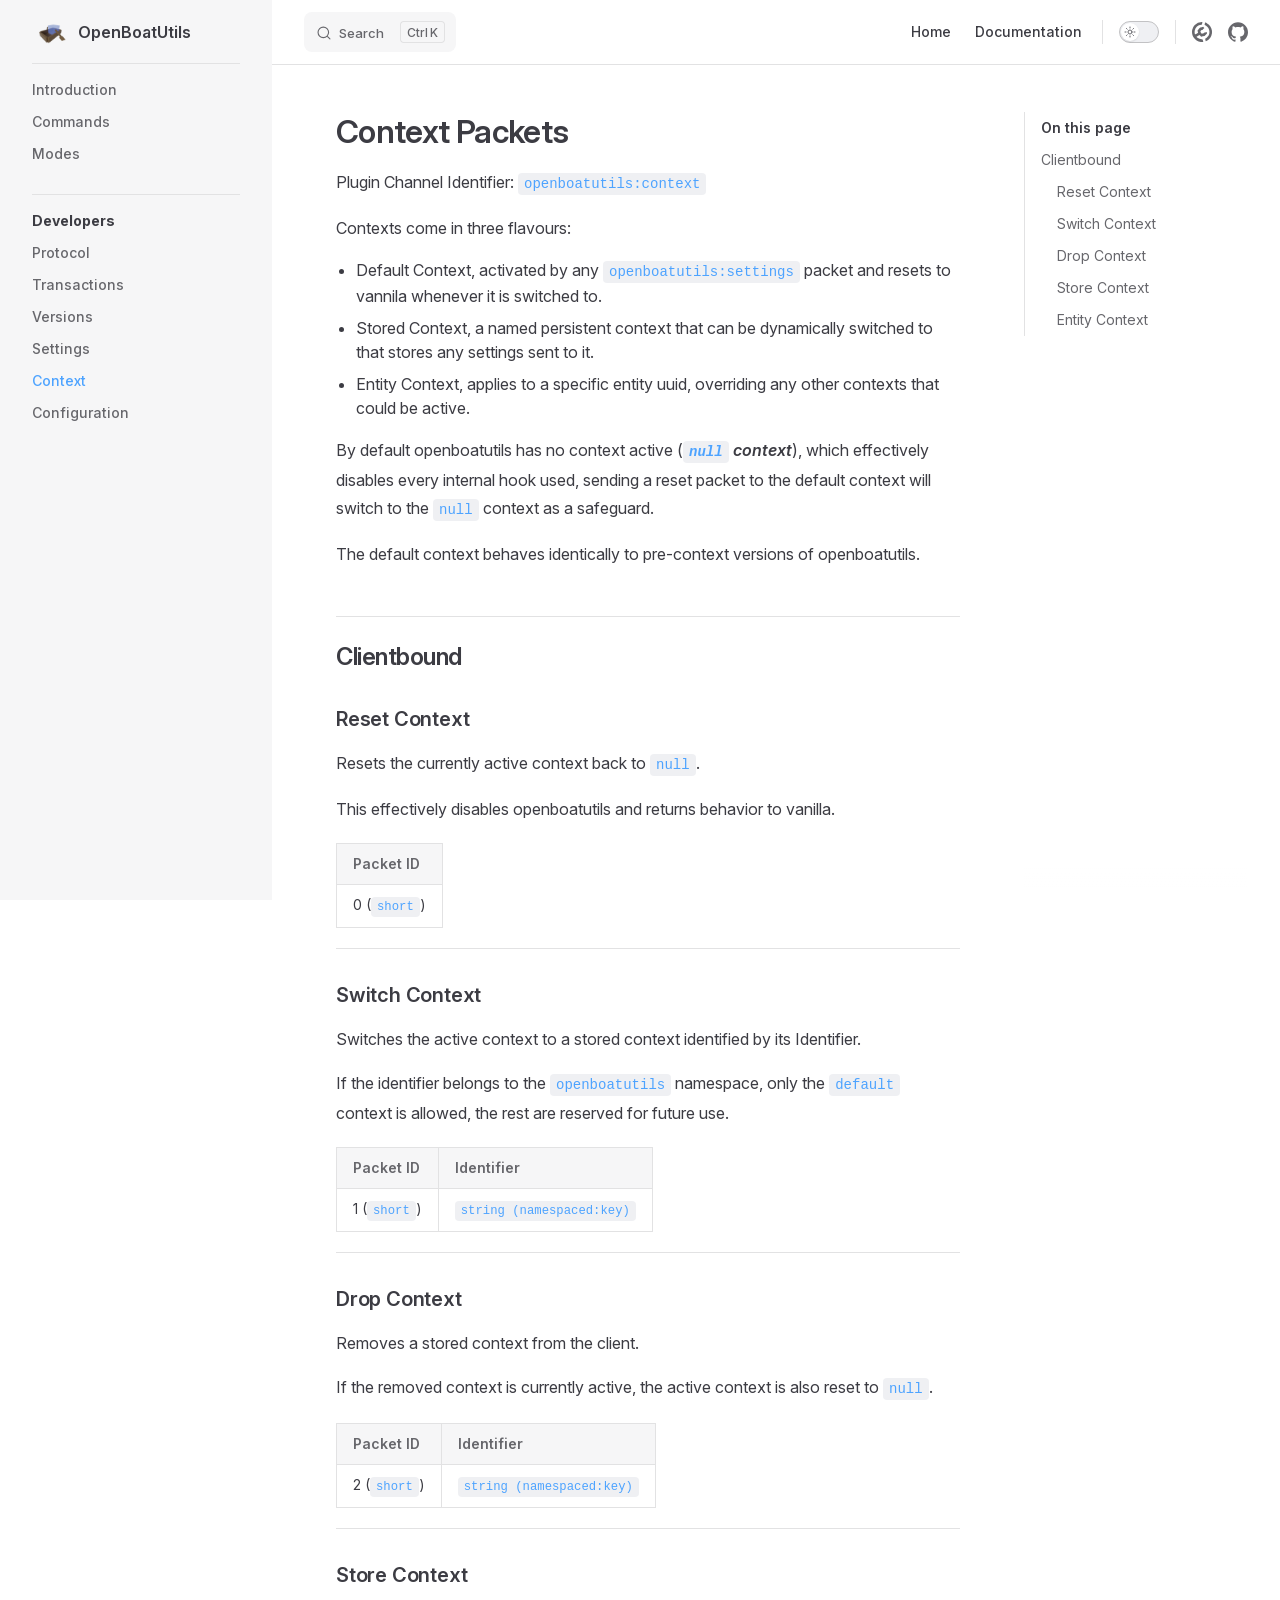
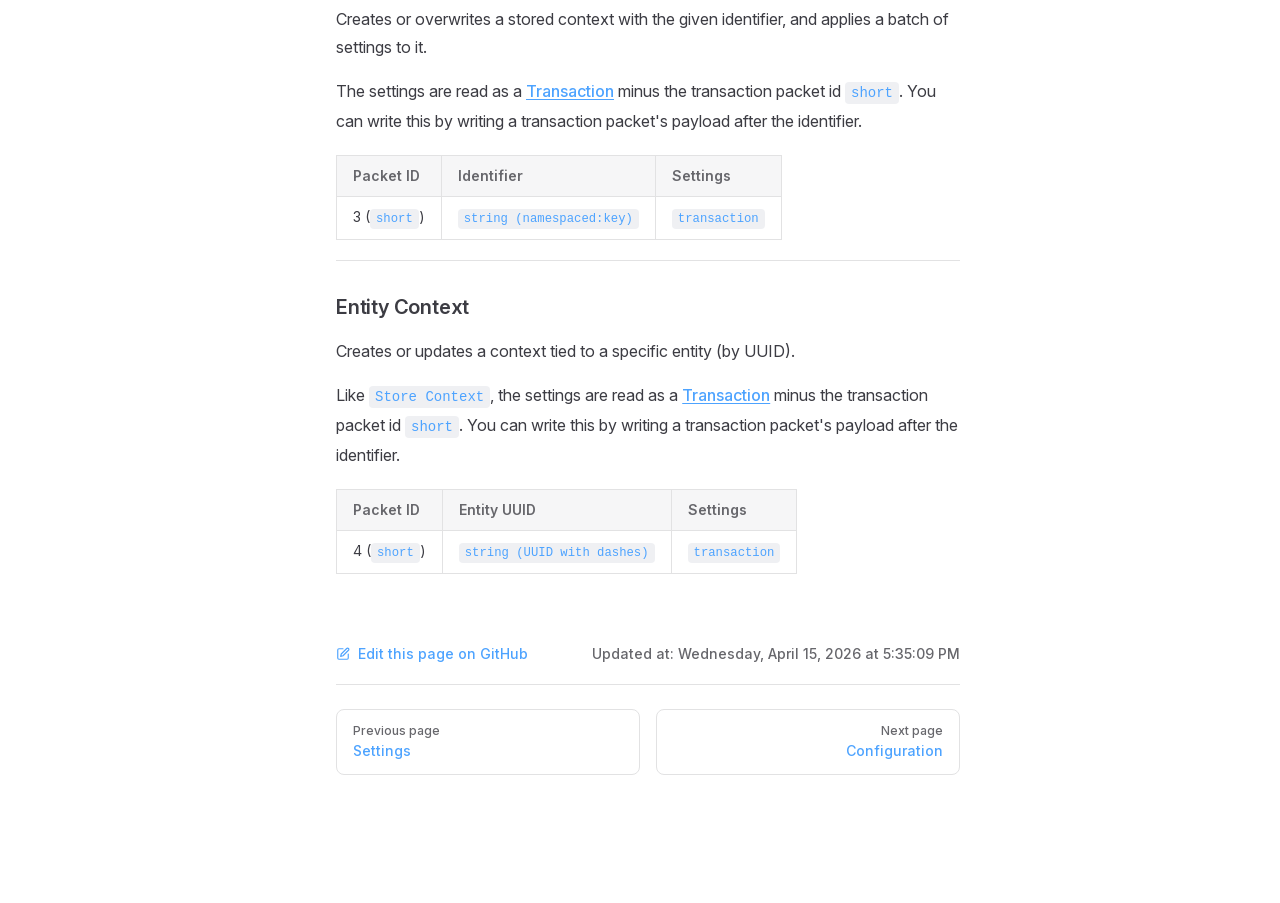
<file: developers/context.html>
<!DOCTYPE html>
<html lang="en-US" dir="ltr">
  <head>
    <meta charset="utf-8">
    <meta name="viewport" content="width=device-width,initial-scale=1">
    <title>Context Packets | OpenBoatUtils</title>
    <meta name="description" content="Configurable Boat Physics">
    <meta name="generator" content="VitePress v1.6.4">
    <link rel="preload stylesheet" href="/assets/style.CKkoHZ94.css" as="style">
    <link rel="preload stylesheet" href="/vp-icons.css" as="style">
    
    <script type="module" src="/assets/app.C9lFbL92.js"></script>
    <link rel="preload" href="/assets/inter-roman-latin.Di8DUHzh.woff2" as="font" type="font/woff2" crossorigin="">
    <link rel="modulepreload" href="/assets/chunks/theme.-_G_gHoA.js">
    <link rel="modulepreload" href="/assets/chunks/framework.8tqBsFWt.js">
    <link rel="modulepreload" href="/assets/developers_context.md.eJq3aOPG.lean.js">
    <script id="check-dark-mode">(()=>{const e=localStorage.getItem("vitepress-theme-appearance")||"auto",a=window.matchMedia("(prefers-color-scheme: dark)").matches;(!e||e==="auto"?a:e==="dark")&&document.documentElement.classList.add("dark")})();</script>
    <script id="check-mac-os">document.documentElement.classList.toggle("mac",/Mac|iPhone|iPod|iPad/i.test(navigator.platform));</script>
  </head>
  <body>
    <div id="app"><div class="Layout" data-v-5d98c3a5><!--[--><!--]--><!--[--><span tabindex="-1" data-v-0b0ada53></span><a href="#VPContent" class="VPSkipLink visually-hidden" data-v-0b0ada53>Skip to content</a><!--]--><!----><header class="VPNav" data-v-5d98c3a5 data-v-ae24b3ad><div class="VPNavBar" data-v-ae24b3ad data-v-6aa21345><div class="wrapper" data-v-6aa21345><div class="container" data-v-6aa21345><div class="title" data-v-6aa21345><div class="VPNavBarTitle has-sidebar" data-v-6aa21345 data-v-1168a8e4><a class="title" href="/" data-v-1168a8e4><!--[--><!--]--><!--[--><img class="VPImage logo" src="/logo.png" alt data-v-8426fc1a><!--]--><span data-v-1168a8e4>OpenBoatUtils</span><!--[--><!--]--></a></div></div><div class="content" data-v-6aa21345><div class="content-body" data-v-6aa21345><!--[--><!--]--><div class="VPNavBarSearch search" data-v-6aa21345><!--[--><!----><div id="local-search"><button type="button" class="DocSearch DocSearch-Button" aria-label="Search"><span class="DocSearch-Button-Container"><span class="vp-icon DocSearch-Search-Icon"></span><span class="DocSearch-Button-Placeholder">Search</span></span><span class="DocSearch-Button-Keys"><kbd class="DocSearch-Button-Key"></kbd><kbd class="DocSearch-Button-Key">K</kbd></span></button></div><!--]--></div><nav aria-labelledby="main-nav-aria-label" class="VPNavBarMenu menu" data-v-6aa21345 data-v-dc692963><span id="main-nav-aria-label" class="visually-hidden" data-v-dc692963> Main Navigation </span><!--[--><!--[--><a class="VPLink link VPNavBarMenuLink" href="/" tabindex="0" data-v-dc692963 data-v-e56f3d57><!--[--><span data-v-e56f3d57>Home</span><!--]--></a><!--]--><!--[--><a class="VPLink link VPNavBarMenuLink" href="/introduction.html" tabindex="0" data-v-dc692963 data-v-e56f3d57><!--[--><span data-v-e56f3d57>Documentation</span><!--]--></a><!--]--><!--]--></nav><!----><div class="VPNavBarAppearance appearance" data-v-6aa21345 data-v-6c893767><button class="VPSwitch VPSwitchAppearance" type="button" role="switch" title aria-checked="false" data-v-6c893767 data-v-5337faa4 data-v-1d5665e3><span class="check" data-v-1d5665e3><span class="icon" data-v-1d5665e3><!--[--><span class="vpi-sun sun" data-v-5337faa4></span><span class="vpi-moon moon" data-v-5337faa4></span><!--]--></span></span></button></div><div class="VPSocialLinks VPNavBarSocialLinks social-links" data-v-6aa21345 data-v-0394ad82 data-v-7bc22406><!--[--><a class="VPSocialLink no-icon" href="https://modrinth.com/mod/openboatutils" aria-label="modrinth" target="_blank" rel="noopener" data-v-7bc22406 data-v-bd121fe5><span class="vpi-social-modrinth"></span></a><a class="VPSocialLink no-icon" href="https://github.com/openboatutils/openboatutils" aria-label="github" target="_blank" rel="noopener" data-v-7bc22406 data-v-bd121fe5><span class="vpi-social-github"></span></a><!--]--></div><div class="VPFlyout VPNavBarExtra extra" data-v-6aa21345 data-v-bb2aa2f0 data-v-cf11d7a2><button type="button" class="button" aria-haspopup="true" aria-expanded="false" aria-label="extra navigation" data-v-cf11d7a2><span class="vpi-more-horizontal icon" data-v-cf11d7a2></span></button><div class="menu" data-v-cf11d7a2><div class="VPMenu" data-v-cf11d7a2 data-v-b98bc113><!----><!--[--><!--[--><!----><div class="group" data-v-bb2aa2f0><div class="item appearance" data-v-bb2aa2f0><p class="label" data-v-bb2aa2f0>Appearance</p><div class="appearance-action" data-v-bb2aa2f0><button class="VPSwitch VPSwitchAppearance" type="button" role="switch" title aria-checked="false" data-v-bb2aa2f0 data-v-5337faa4 data-v-1d5665e3><span class="check" data-v-1d5665e3><span class="icon" data-v-1d5665e3><!--[--><span class="vpi-sun sun" data-v-5337faa4></span><span class="vpi-moon moon" data-v-5337faa4></span><!--]--></span></span></button></div></div></div><div class="group" data-v-bb2aa2f0><div class="item social-links" data-v-bb2aa2f0><div class="VPSocialLinks social-links-list" data-v-bb2aa2f0 data-v-7bc22406><!--[--><a class="VPSocialLink no-icon" href="https://modrinth.com/mod/openboatutils" aria-label="modrinth" target="_blank" rel="noopener" data-v-7bc22406 data-v-bd121fe5><span class="vpi-social-modrinth"></span></a><a class="VPSocialLink no-icon" href="https://github.com/openboatutils/openboatutils" aria-label="github" target="_blank" rel="noopener" data-v-7bc22406 data-v-bd121fe5><span class="vpi-social-github"></span></a><!--]--></div></div></div><!--]--><!--]--></div></div></div><!--[--><!--]--><button type="button" class="VPNavBarHamburger hamburger" aria-label="mobile navigation" aria-expanded="false" aria-controls="VPNavScreen" data-v-6aa21345 data-v-e5dd9c1c><span class="container" data-v-e5dd9c1c><span class="top" data-v-e5dd9c1c></span><span class="middle" data-v-e5dd9c1c></span><span class="bottom" data-v-e5dd9c1c></span></span></button></div></div></div></div><div class="divider" data-v-6aa21345><div class="divider-line" data-v-6aa21345></div></div></div><!----></header><div class="VPLocalNav has-sidebar empty" data-v-5d98c3a5 data-v-a6f0e41e><div class="container" data-v-a6f0e41e><button class="menu" aria-expanded="false" aria-controls="VPSidebarNav" data-v-a6f0e41e><span class="vpi-align-left menu-icon" data-v-a6f0e41e></span><span class="menu-text" data-v-a6f0e41e>Menu</span></button><div class="VPLocalNavOutlineDropdown" style="--vp-vh:0px;" data-v-a6f0e41e data-v-8a42e2b4><button data-v-8a42e2b4>Return to top</button><!----></div></div></div><aside class="VPSidebar" data-v-5d98c3a5 data-v-319d5ca6><div class="curtain" data-v-319d5ca6></div><nav class="nav" id="VPSidebarNav" aria-labelledby="sidebar-aria-label" tabindex="-1" data-v-319d5ca6><span class="visually-hidden" id="sidebar-aria-label" data-v-319d5ca6> Sidebar Navigation </span><!--[--><!--]--><!--[--><div class="no-transition group" data-v-c40bc020><section class="VPSidebarItem level-0" data-v-c40bc020 data-v-b3fd67f8><!----><div class="items" data-v-b3fd67f8><!--[--><div class="VPSidebarItem level-1 is-link" data-v-b3fd67f8 data-v-b3fd67f8><div class="item" data-v-b3fd67f8><div class="indicator" data-v-b3fd67f8></div><a class="VPLink link link" href="/introduction.html" data-v-b3fd67f8><!--[--><p class="text" data-v-b3fd67f8>Introduction</p><!--]--></a><!----></div><!----></div><div class="VPSidebarItem level-1 is-link" data-v-b3fd67f8 data-v-b3fd67f8><div class="item" data-v-b3fd67f8><div class="indicator" data-v-b3fd67f8></div><a class="VPLink link link" href="/commands.html" data-v-b3fd67f8><!--[--><p class="text" data-v-b3fd67f8>Commands</p><!--]--></a><!----></div><!----></div><div class="VPSidebarItem level-1 is-link" data-v-b3fd67f8 data-v-b3fd67f8><div class="item" data-v-b3fd67f8><div class="indicator" data-v-b3fd67f8></div><a class="VPLink link link" href="/modes.html" data-v-b3fd67f8><!--[--><p class="text" data-v-b3fd67f8>Modes</p><!--]--></a><!----></div><!----></div><!--]--></div></section></div><div class="no-transition group" data-v-c40bc020><section class="VPSidebarItem level-0 has-active" data-v-c40bc020 data-v-b3fd67f8><div class="item" role="button" tabindex="0" data-v-b3fd67f8><div class="indicator" data-v-b3fd67f8></div><h2 class="text" data-v-b3fd67f8>Developers</h2><!----></div><div class="items" data-v-b3fd67f8><!--[--><div class="VPSidebarItem level-1 is-link" data-v-b3fd67f8 data-v-b3fd67f8><div class="item" data-v-b3fd67f8><div class="indicator" data-v-b3fd67f8></div><a class="VPLink link link" href="/developers/protocol.html" data-v-b3fd67f8><!--[--><p class="text" data-v-b3fd67f8>Protocol</p><!--]--></a><!----></div><!----></div><div class="VPSidebarItem level-1 is-link" data-v-b3fd67f8 data-v-b3fd67f8><div class="item" data-v-b3fd67f8><div class="indicator" data-v-b3fd67f8></div><a class="VPLink link link" href="/developers/transactions.html" data-v-b3fd67f8><!--[--><p class="text" data-v-b3fd67f8>Transactions</p><!--]--></a><!----></div><!----></div><div class="VPSidebarItem level-1 is-link" data-v-b3fd67f8 data-v-b3fd67f8><div class="item" data-v-b3fd67f8><div class="indicator" data-v-b3fd67f8></div><a class="VPLink link link" href="/developers/versions.html" data-v-b3fd67f8><!--[--><p class="text" data-v-b3fd67f8>Versions</p><!--]--></a><!----></div><!----></div><div class="VPSidebarItem level-1 is-link" data-v-b3fd67f8 data-v-b3fd67f8><div class="item" data-v-b3fd67f8><div class="indicator" data-v-b3fd67f8></div><a class="VPLink link link" href="/developers/settings.html" data-v-b3fd67f8><!--[--><p class="text" data-v-b3fd67f8>Settings</p><!--]--></a><!----></div><!----></div><div class="VPSidebarItem level-1 is-link" data-v-b3fd67f8 data-v-b3fd67f8><div class="item" data-v-b3fd67f8><div class="indicator" data-v-b3fd67f8></div><a class="VPLink link link" href="/developers/context.html" data-v-b3fd67f8><!--[--><p class="text" data-v-b3fd67f8>Context</p><!--]--></a><!----></div><!----></div><div class="VPSidebarItem level-1 is-link" data-v-b3fd67f8 data-v-b3fd67f8><div class="item" data-v-b3fd67f8><div class="indicator" data-v-b3fd67f8></div><a class="VPLink link link" href="/developers/configuration.html" data-v-b3fd67f8><!--[--><p class="text" data-v-b3fd67f8>Configuration</p><!--]--></a><!----></div><!----></div><!--]--></div></section></div><!--]--><!--[--><!--]--></nav></aside><div class="VPContent has-sidebar" id="VPContent" data-v-5d98c3a5 data-v-1428d186><div class="VPDoc has-sidebar has-aside" data-v-1428d186 data-v-39a288b8><!--[--><!--]--><div class="container" data-v-39a288b8><div class="aside" data-v-39a288b8><div class="aside-curtain" data-v-39a288b8></div><div class="aside-container" data-v-39a288b8><div class="aside-content" data-v-39a288b8><div class="VPDocAside" data-v-39a288b8 data-v-3f215769><!--[--><!--]--><!--[--><!--]--><nav aria-labelledby="doc-outline-aria-label" class="VPDocAsideOutline" data-v-3f215769 data-v-a5bbad30><div class="content" data-v-a5bbad30><div class="outline-marker" data-v-a5bbad30></div><div aria-level="2" class="outline-title" id="doc-outline-aria-label" role="heading" data-v-a5bbad30>On this page</div><ul class="VPDocOutlineItem root" data-v-a5bbad30 data-v-b933a997><!--[--><!--]--></ul></div></nav><!--[--><!--]--><div class="spacer" data-v-3f215769></div><!--[--><!--]--><!----><!--[--><!--]--><!--[--><!--]--></div></div></div></div><div class="content" data-v-39a288b8><div class="content-container" data-v-39a288b8><!--[--><!--]--><main class="main" data-v-39a288b8><div style="position:relative;" class="vp-doc _developers_context" data-v-39a288b8><div><h1 id="context-packets" tabindex="-1">Context Packets <a class="header-anchor" href="#context-packets" aria-label="Permalink to &quot;Context Packets&quot;">​</a></h1><p>Plugin Channel Identifier: <code>openboatutils:context</code></p><p>Contexts come in three flavours:</p><ul><li>Default Context, activated by any <code>openboatutils:settings</code> packet and resets to vannila whenever it is switched to.</li><li>Stored Context, a named persistent context that can be dynamically switched to that stores any settings sent to it.</li><li>Entity Context, applies to a specific entity uuid, overriding any other contexts that could be active.</li></ul><p>By default openboatutils has no context active (<em><strong><code>null</code> context</strong></em>), which effectively disables every internal hook used, sending a reset packet to the default context will switch to the <code>null</code> context as a safeguard.</p><p>The default context behaves identically to pre-context versions of openboatutils.</p><h2 id="clientbound" tabindex="-1">Clientbound <a class="header-anchor" href="#clientbound" aria-label="Permalink to &quot;Clientbound&quot;">​</a></h2><h3 id="reset-context" tabindex="-1">Reset Context <a class="header-anchor" href="#reset-context" aria-label="Permalink to &quot;Reset Context&quot;">​</a></h3><p>Resets the currently active context back to <code>null</code>.</p><p>This effectively disables openboatutils and returns behavior to vanilla.</p><table tabindex="0"><thead><tr><th>Packet ID</th></tr></thead><tbody><tr><td>0 (<code>short</code>)</td></tr></tbody></table><hr><h3 id="switch-context" tabindex="-1">Switch Context <a class="header-anchor" href="#switch-context" aria-label="Permalink to &quot;Switch Context&quot;">​</a></h3><p>Switches the active context to a stored context identified by its Identifier.</p><p>If the identifier belongs to the <code>openboatutils</code> namespace, only the <code>default</code> context is allowed, the rest are reserved for future use.</p><table tabindex="0"><thead><tr><th>Packet ID</th><th>Identifier</th></tr></thead><tbody><tr><td>1 (<code>short</code>)</td><td><code>string (namespaced:key)</code></td></tr></tbody></table><hr><h3 id="drop-context" tabindex="-1">Drop Context <a class="header-anchor" href="#drop-context" aria-label="Permalink to &quot;Drop Context&quot;">​</a></h3><p>Removes a stored context from the client.</p><p>If the removed context is currently active, the active context is also reset to <code>null</code>.</p><table tabindex="0"><thead><tr><th>Packet ID</th><th>Identifier</th></tr></thead><tbody><tr><td>2 (<code>short</code>)</td><td><code>string (namespaced:key)</code></td></tr></tbody></table><hr><h3 id="store-context" tabindex="-1">Store Context <a class="header-anchor" href="#store-context" aria-label="Permalink to &quot;Store Context&quot;">​</a></h3><p>Creates or overwrites a stored context with the given identifier, and applies a batch of settings to it.</p><p>The settings are read as a <a href="/developers/settings.html#transaction">Transaction</a> minus the transaction packet id <code>short</code>. You can write this by writing a transaction packet&#39;s payload after the identifier.</p><table tabindex="0"><thead><tr><th>Packet ID</th><th>Identifier</th><th>Settings</th></tr></thead><tbody><tr><td>3 (<code>short</code>)</td><td><code>string (namespaced:key)</code></td><td><code>transaction</code></td></tr></tbody></table><hr><h3 id="entity-context" tabindex="-1">Entity Context <a class="header-anchor" href="#entity-context" aria-label="Permalink to &quot;Entity Context&quot;">​</a></h3><p>Creates or updates a context tied to a specific entity (by UUID).</p><p>Like <code>Store Context</code>, the settings are read as a <a href="/developers/settings.html#transaction">Transaction</a> minus the transaction packet id <code>short</code>. You can write this by writing a transaction packet&#39;s payload after the identifier.</p><table tabindex="0"><thead><tr><th>Packet ID</th><th>Entity UUID</th><th>Settings</th></tr></thead><tbody><tr><td>4 (<code>short</code>)</td><td><code>string (UUID with dashes)</code></td><td><code>transaction</code></td></tr></tbody></table></div></div></main><footer class="VPDocFooter" data-v-39a288b8 data-v-e257564d><!--[--><!--]--><div class="edit-info" data-v-e257564d><div class="edit-link" data-v-e257564d><a class="VPLink link vp-external-link-icon no-icon edit-link-button" href="https://github.com/openboatutils/openboatutils/edit/main/docs/developers/context.md" target="_blank" rel="noreferrer" data-v-e257564d><!--[--><span class="vpi-square-pen edit-link-icon" data-v-e257564d></span> Edit this page on GitHub<!--]--></a></div><div class="last-updated" data-v-e257564d><p class="VPLastUpdated" data-v-e257564d data-v-e98dd255>Updated at: <time datetime="2026-04-15T17:35:09.000Z" data-v-e98dd255></time></p></div></div><nav class="prev-next" aria-labelledby="doc-footer-aria-label" data-v-e257564d><span class="visually-hidden" id="doc-footer-aria-label" data-v-e257564d>Pager</span><div class="pager" data-v-e257564d><a class="VPLink link pager-link prev" href="/developers/settings.html" data-v-e257564d><!--[--><span class="desc" data-v-e257564d>Previous page</span><span class="title" data-v-e257564d>Settings</span><!--]--></a></div><div class="pager" data-v-e257564d><a class="VPLink link pager-link next" href="/developers/configuration.html" data-v-e257564d><!--[--><span class="desc" data-v-e257564d>Next page</span><span class="title" data-v-e257564d>Configuration</span><!--]--></a></div></nav></footer><!--[--><!--]--></div></div></div><!--[--><!--]--></div></div><footer class="VPFooter has-sidebar" data-v-5d98c3a5 data-v-e315a0ad><div class="container" data-v-e315a0ad><p class="message" data-v-e315a0ad>Released under the MIT License.</p><!----></div></footer><!--[--><!--]--></div></div>
    <script>window.__VP_HASH_MAP__=JSON.parse("{\"commands.md\":\"JZ8c_A9J\",\"developers_configuration.md\":\"IYfku5fc\",\"developers_context.md\":\"eJq3aOPG\",\"developers_protocol.md\":\"DUdCC0Hf\",\"developers_settings.md\":\"qDD7gt1I\",\"developers_transactions.md\":\"_gs2_Shg\",\"developers_versions.md\":\"DCv0wHt6\",\"index.md\":\"BsoCHrKt\",\"introduction.md\":\"Buu9_ZXW\",\"modes.md\":\"UccYx6QY\"}");window.__VP_SITE_DATA__=JSON.parse("{\"lang\":\"en-US\",\"dir\":\"ltr\",\"title\":\"OpenBoatUtils\",\"description\":\"Configurable Boat Physics\",\"base\":\"/\",\"head\":[],\"router\":{\"prefetchLinks\":true},\"appearance\":true,\"themeConfig\":{\"nav\":[{\"text\":\"Home\",\"link\":\"/\"},{\"text\":\"Documentation\",\"link\":\"/introduction\"}],\"sidebar\":[{\"items\":[{\"text\":\"Introduction\",\"link\":\"/introduction\"},{\"text\":\"Commands\",\"link\":\"/commands\"},{\"text\":\"Modes\",\"link\":\"/modes\"}]},{\"text\":\"Developers\",\"items\":[{\"text\":\"Protocol\",\"link\":\"/developers/protocol\"},{\"text\":\"Transactions\",\"link\":\"/developers/transactions\"},{\"text\":\"Versions\",\"link\":\"/developers/versions\"},{\"text\":\"Settings\",\"link\":\"/developers/settings\"},{\"text\":\"Context\",\"link\":\"/developers/context\"},{\"text\":\"Configuration\",\"link\":\"/developers/configuration\"}]}],\"logo\":\"/logo.png\",\"socialLinks\":[{\"icon\":\"modrinth\",\"link\":\"https://modrinth.com/mod/openboatutils\"},{\"icon\":\"github\",\"link\":\"https://github.com/openboatutils/openboatutils\"}],\"editLink\":{\"pattern\":\"https://github.com/openboatutils/openboatutils/edit/main/docs/:path\",\"text\":\"Edit this page on GitHub\"},\"search\":{\"provider\":\"local\"},\"footer\":{\"message\":\"Released under the MIT License.\"},\"lastUpdated\":{\"text\":\"Updated at\",\"formatOptions\":{\"dateStyle\":\"full\",\"timeStyle\":\"medium\"}}},\"locales\":{},\"scrollOffset\":134,\"cleanUrls\":false}");</script>
    
  </body>
</html>
</file>
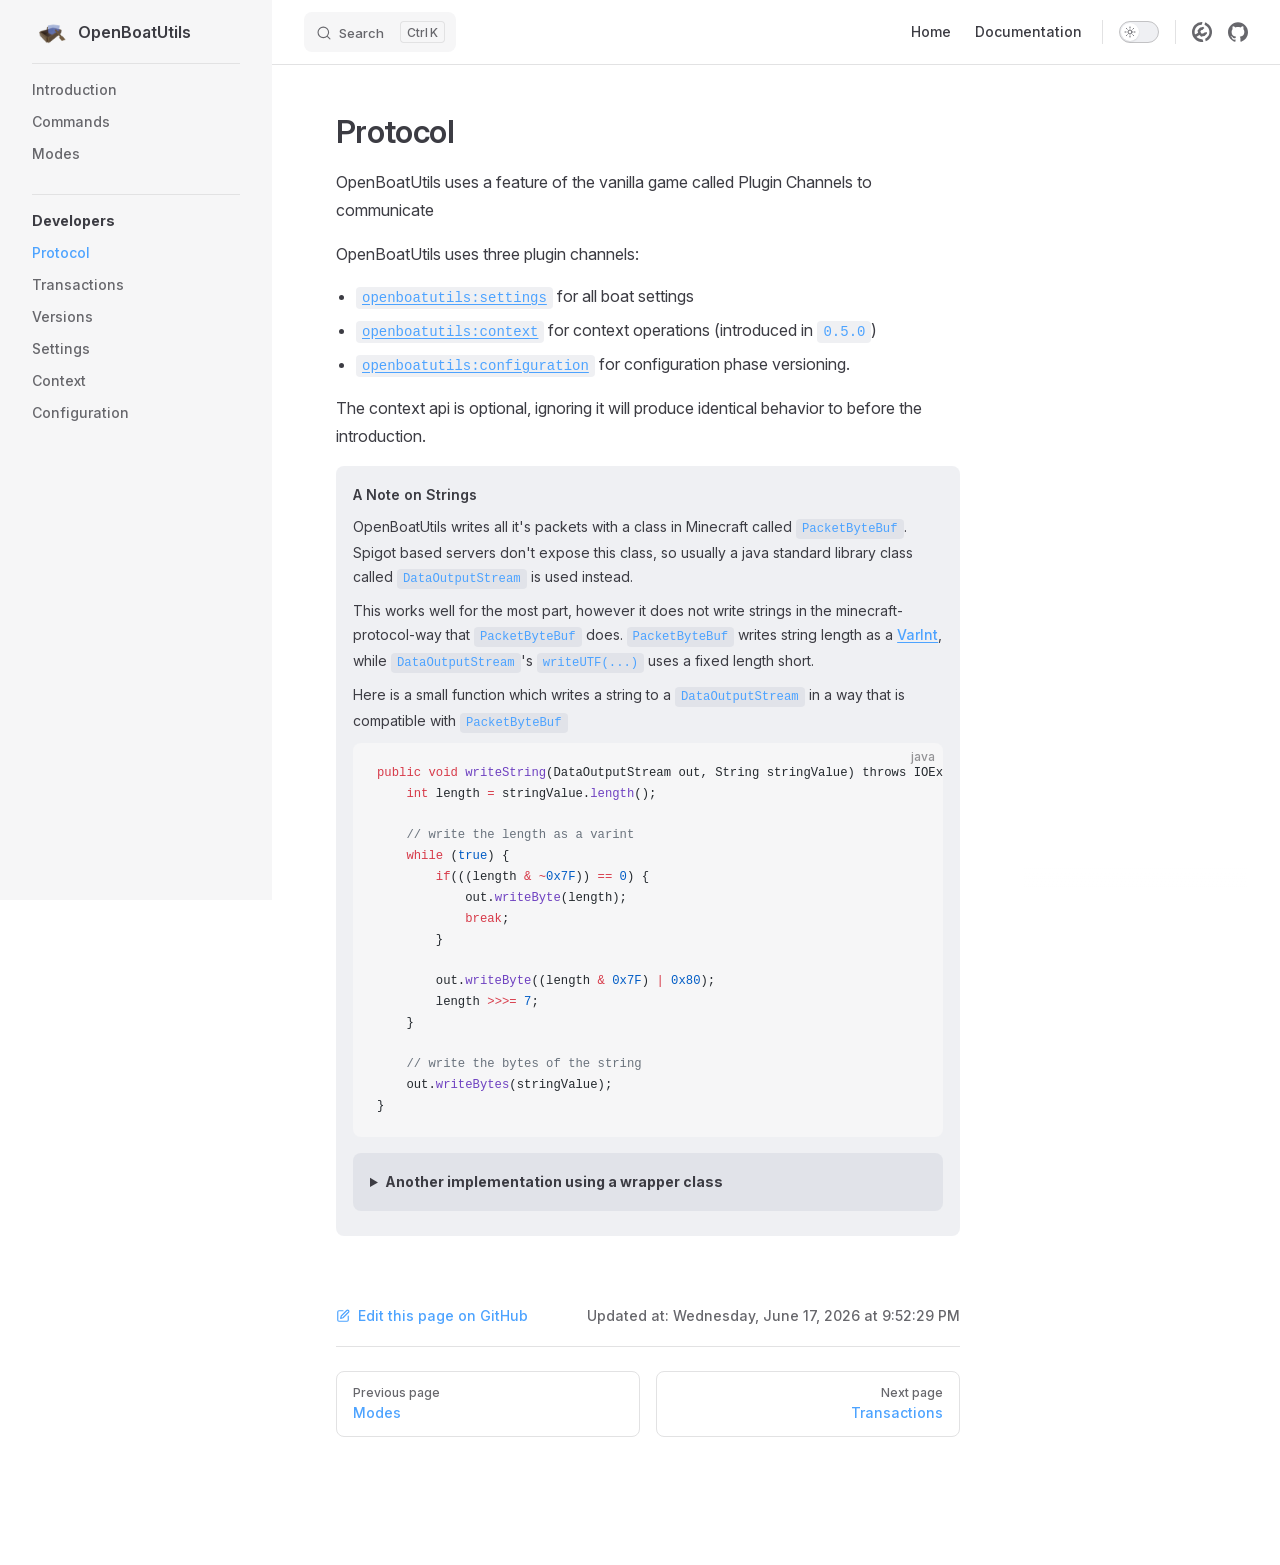
<file: developers/protocol.html>
<!DOCTYPE html>
<html lang="en-US" dir="ltr">
  <head>
    <meta charset="utf-8">
    <meta name="viewport" content="width=device-width,initial-scale=1">
    <title>Protocol | OpenBoatUtils</title>
    <meta name="description" content="Configurable Boat Physics">
    <meta name="generator" content="VitePress v1.6.4">
    <link rel="preload stylesheet" href="/assets/style.CKkoHZ94.css" as="style">
    <link rel="preload stylesheet" href="/vp-icons.css" as="style">
    
    <script type="module" src="/assets/app.C9lFbL92.js"></script>
    <link rel="preload" href="/assets/inter-roman-latin.Di8DUHzh.woff2" as="font" type="font/woff2" crossorigin="">
    <link rel="modulepreload" href="/assets/chunks/theme.-_G_gHoA.js">
    <link rel="modulepreload" href="/assets/chunks/framework.8tqBsFWt.js">
    <link rel="modulepreload" href="/assets/developers_protocol.md.DUdCC0Hf.lean.js">
    <script id="check-dark-mode">(()=>{const e=localStorage.getItem("vitepress-theme-appearance")||"auto",a=window.matchMedia("(prefers-color-scheme: dark)").matches;(!e||e==="auto"?a:e==="dark")&&document.documentElement.classList.add("dark")})();</script>
    <script id="check-mac-os">document.documentElement.classList.toggle("mac",/Mac|iPhone|iPod|iPad/i.test(navigator.platform));</script>
  </head>
  <body>
    <div id="app"><div class="Layout" data-v-5d98c3a5><!--[--><!--]--><!--[--><span tabindex="-1" data-v-0b0ada53></span><a href="#VPContent" class="VPSkipLink visually-hidden" data-v-0b0ada53>Skip to content</a><!--]--><!----><header class="VPNav" data-v-5d98c3a5 data-v-ae24b3ad><div class="VPNavBar" data-v-ae24b3ad data-v-6aa21345><div class="wrapper" data-v-6aa21345><div class="container" data-v-6aa21345><div class="title" data-v-6aa21345><div class="VPNavBarTitle has-sidebar" data-v-6aa21345 data-v-1168a8e4><a class="title" href="/" data-v-1168a8e4><!--[--><!--]--><!--[--><img class="VPImage logo" src="/logo.png" alt data-v-8426fc1a><!--]--><span data-v-1168a8e4>OpenBoatUtils</span><!--[--><!--]--></a></div></div><div class="content" data-v-6aa21345><div class="content-body" data-v-6aa21345><!--[--><!--]--><div class="VPNavBarSearch search" data-v-6aa21345><!--[--><!----><div id="local-search"><button type="button" class="DocSearch DocSearch-Button" aria-label="Search"><span class="DocSearch-Button-Container"><span class="vp-icon DocSearch-Search-Icon"></span><span class="DocSearch-Button-Placeholder">Search</span></span><span class="DocSearch-Button-Keys"><kbd class="DocSearch-Button-Key"></kbd><kbd class="DocSearch-Button-Key">K</kbd></span></button></div><!--]--></div><nav aria-labelledby="main-nav-aria-label" class="VPNavBarMenu menu" data-v-6aa21345 data-v-dc692963><span id="main-nav-aria-label" class="visually-hidden" data-v-dc692963> Main Navigation </span><!--[--><!--[--><a class="VPLink link VPNavBarMenuLink" href="/" tabindex="0" data-v-dc692963 data-v-e56f3d57><!--[--><span data-v-e56f3d57>Home</span><!--]--></a><!--]--><!--[--><a class="VPLink link VPNavBarMenuLink" href="/introduction.html" tabindex="0" data-v-dc692963 data-v-e56f3d57><!--[--><span data-v-e56f3d57>Documentation</span><!--]--></a><!--]--><!--]--></nav><!----><div class="VPNavBarAppearance appearance" data-v-6aa21345 data-v-6c893767><button class="VPSwitch VPSwitchAppearance" type="button" role="switch" title aria-checked="false" data-v-6c893767 data-v-5337faa4 data-v-1d5665e3><span class="check" data-v-1d5665e3><span class="icon" data-v-1d5665e3><!--[--><span class="vpi-sun sun" data-v-5337faa4></span><span class="vpi-moon moon" data-v-5337faa4></span><!--]--></span></span></button></div><div class="VPSocialLinks VPNavBarSocialLinks social-links" data-v-6aa21345 data-v-0394ad82 data-v-7bc22406><!--[--><a class="VPSocialLink no-icon" href="https://modrinth.com/mod/openboatutils" aria-label="modrinth" target="_blank" rel="noopener" data-v-7bc22406 data-v-bd121fe5><span class="vpi-social-modrinth"></span></a><a class="VPSocialLink no-icon" href="https://github.com/openboatutils/openboatutils" aria-label="github" target="_blank" rel="noopener" data-v-7bc22406 data-v-bd121fe5><span class="vpi-social-github"></span></a><!--]--></div><div class="VPFlyout VPNavBarExtra extra" data-v-6aa21345 data-v-bb2aa2f0 data-v-cf11d7a2><button type="button" class="button" aria-haspopup="true" aria-expanded="false" aria-label="extra navigation" data-v-cf11d7a2><span class="vpi-more-horizontal icon" data-v-cf11d7a2></span></button><div class="menu" data-v-cf11d7a2><div class="VPMenu" data-v-cf11d7a2 data-v-b98bc113><!----><!--[--><!--[--><!----><div class="group" data-v-bb2aa2f0><div class="item appearance" data-v-bb2aa2f0><p class="label" data-v-bb2aa2f0>Appearance</p><div class="appearance-action" data-v-bb2aa2f0><button class="VPSwitch VPSwitchAppearance" type="button" role="switch" title aria-checked="false" data-v-bb2aa2f0 data-v-5337faa4 data-v-1d5665e3><span class="check" data-v-1d5665e3><span class="icon" data-v-1d5665e3><!--[--><span class="vpi-sun sun" data-v-5337faa4></span><span class="vpi-moon moon" data-v-5337faa4></span><!--]--></span></span></button></div></div></div><div class="group" data-v-bb2aa2f0><div class="item social-links" data-v-bb2aa2f0><div class="VPSocialLinks social-links-list" data-v-bb2aa2f0 data-v-7bc22406><!--[--><a class="VPSocialLink no-icon" href="https://modrinth.com/mod/openboatutils" aria-label="modrinth" target="_blank" rel="noopener" data-v-7bc22406 data-v-bd121fe5><span class="vpi-social-modrinth"></span></a><a class="VPSocialLink no-icon" href="https://github.com/openboatutils/openboatutils" aria-label="github" target="_blank" rel="noopener" data-v-7bc22406 data-v-bd121fe5><span class="vpi-social-github"></span></a><!--]--></div></div></div><!--]--><!--]--></div></div></div><!--[--><!--]--><button type="button" class="VPNavBarHamburger hamburger" aria-label="mobile navigation" aria-expanded="false" aria-controls="VPNavScreen" data-v-6aa21345 data-v-e5dd9c1c><span class="container" data-v-e5dd9c1c><span class="top" data-v-e5dd9c1c></span><span class="middle" data-v-e5dd9c1c></span><span class="bottom" data-v-e5dd9c1c></span></span></button></div></div></div></div><div class="divider" data-v-6aa21345><div class="divider-line" data-v-6aa21345></div></div></div><!----></header><div class="VPLocalNav has-sidebar empty" data-v-5d98c3a5 data-v-a6f0e41e><div class="container" data-v-a6f0e41e><button class="menu" aria-expanded="false" aria-controls="VPSidebarNav" data-v-a6f0e41e><span class="vpi-align-left menu-icon" data-v-a6f0e41e></span><span class="menu-text" data-v-a6f0e41e>Menu</span></button><div class="VPLocalNavOutlineDropdown" style="--vp-vh:0px;" data-v-a6f0e41e data-v-8a42e2b4><button data-v-8a42e2b4>Return to top</button><!----></div></div></div><aside class="VPSidebar" data-v-5d98c3a5 data-v-319d5ca6><div class="curtain" data-v-319d5ca6></div><nav class="nav" id="VPSidebarNav" aria-labelledby="sidebar-aria-label" tabindex="-1" data-v-319d5ca6><span class="visually-hidden" id="sidebar-aria-label" data-v-319d5ca6> Sidebar Navigation </span><!--[--><!--]--><!--[--><div class="no-transition group" data-v-c40bc020><section class="VPSidebarItem level-0" data-v-c40bc020 data-v-b3fd67f8><!----><div class="items" data-v-b3fd67f8><!--[--><div class="VPSidebarItem level-1 is-link" data-v-b3fd67f8 data-v-b3fd67f8><div class="item" data-v-b3fd67f8><div class="indicator" data-v-b3fd67f8></div><a class="VPLink link link" href="/introduction.html" data-v-b3fd67f8><!--[--><p class="text" data-v-b3fd67f8>Introduction</p><!--]--></a><!----></div><!----></div><div class="VPSidebarItem level-1 is-link" data-v-b3fd67f8 data-v-b3fd67f8><div class="item" data-v-b3fd67f8><div class="indicator" data-v-b3fd67f8></div><a class="VPLink link link" href="/commands.html" data-v-b3fd67f8><!--[--><p class="text" data-v-b3fd67f8>Commands</p><!--]--></a><!----></div><!----></div><div class="VPSidebarItem level-1 is-link" data-v-b3fd67f8 data-v-b3fd67f8><div class="item" data-v-b3fd67f8><div class="indicator" data-v-b3fd67f8></div><a class="VPLink link link" href="/modes.html" data-v-b3fd67f8><!--[--><p class="text" data-v-b3fd67f8>Modes</p><!--]--></a><!----></div><!----></div><!--]--></div></section></div><div class="no-transition group" data-v-c40bc020><section class="VPSidebarItem level-0 has-active" data-v-c40bc020 data-v-b3fd67f8><div class="item" role="button" tabindex="0" data-v-b3fd67f8><div class="indicator" data-v-b3fd67f8></div><h2 class="text" data-v-b3fd67f8>Developers</h2><!----></div><div class="items" data-v-b3fd67f8><!--[--><div class="VPSidebarItem level-1 is-link" data-v-b3fd67f8 data-v-b3fd67f8><div class="item" data-v-b3fd67f8><div class="indicator" data-v-b3fd67f8></div><a class="VPLink link link" href="/developers/protocol.html" data-v-b3fd67f8><!--[--><p class="text" data-v-b3fd67f8>Protocol</p><!--]--></a><!----></div><!----></div><div class="VPSidebarItem level-1 is-link" data-v-b3fd67f8 data-v-b3fd67f8><div class="item" data-v-b3fd67f8><div class="indicator" data-v-b3fd67f8></div><a class="VPLink link link" href="/developers/transactions.html" data-v-b3fd67f8><!--[--><p class="text" data-v-b3fd67f8>Transactions</p><!--]--></a><!----></div><!----></div><div class="VPSidebarItem level-1 is-link" data-v-b3fd67f8 data-v-b3fd67f8><div class="item" data-v-b3fd67f8><div class="indicator" data-v-b3fd67f8></div><a class="VPLink link link" href="/developers/versions.html" data-v-b3fd67f8><!--[--><p class="text" data-v-b3fd67f8>Versions</p><!--]--></a><!----></div><!----></div><div class="VPSidebarItem level-1 is-link" data-v-b3fd67f8 data-v-b3fd67f8><div class="item" data-v-b3fd67f8><div class="indicator" data-v-b3fd67f8></div><a class="VPLink link link" href="/developers/settings.html" data-v-b3fd67f8><!--[--><p class="text" data-v-b3fd67f8>Settings</p><!--]--></a><!----></div><!----></div><div class="VPSidebarItem level-1 is-link" data-v-b3fd67f8 data-v-b3fd67f8><div class="item" data-v-b3fd67f8><div class="indicator" data-v-b3fd67f8></div><a class="VPLink link link" href="/developers/context.html" data-v-b3fd67f8><!--[--><p class="text" data-v-b3fd67f8>Context</p><!--]--></a><!----></div><!----></div><div class="VPSidebarItem level-1 is-link" data-v-b3fd67f8 data-v-b3fd67f8><div class="item" data-v-b3fd67f8><div class="indicator" data-v-b3fd67f8></div><a class="VPLink link link" href="/developers/configuration.html" data-v-b3fd67f8><!--[--><p class="text" data-v-b3fd67f8>Configuration</p><!--]--></a><!----></div><!----></div><!--]--></div></section></div><!--]--><!--[--><!--]--></nav></aside><div class="VPContent has-sidebar" id="VPContent" data-v-5d98c3a5 data-v-1428d186><div class="VPDoc has-sidebar has-aside" data-v-1428d186 data-v-39a288b8><!--[--><!--]--><div class="container" data-v-39a288b8><div class="aside" data-v-39a288b8><div class="aside-curtain" data-v-39a288b8></div><div class="aside-container" data-v-39a288b8><div class="aside-content" data-v-39a288b8><div class="VPDocAside" data-v-39a288b8 data-v-3f215769><!--[--><!--]--><!--[--><!--]--><nav aria-labelledby="doc-outline-aria-label" class="VPDocAsideOutline" data-v-3f215769 data-v-a5bbad30><div class="content" data-v-a5bbad30><div class="outline-marker" data-v-a5bbad30></div><div aria-level="2" class="outline-title" id="doc-outline-aria-label" role="heading" data-v-a5bbad30>On this page</div><ul class="VPDocOutlineItem root" data-v-a5bbad30 data-v-b933a997><!--[--><!--]--></ul></div></nav><!--[--><!--]--><div class="spacer" data-v-3f215769></div><!--[--><!--]--><!----><!--[--><!--]--><!--[--><!--]--></div></div></div></div><div class="content" data-v-39a288b8><div class="content-container" data-v-39a288b8><!--[--><!--]--><main class="main" data-v-39a288b8><div style="position:relative;" class="vp-doc _developers_protocol" data-v-39a288b8><div><h1 id="protocol" tabindex="-1">Protocol <a class="header-anchor" href="#protocol" aria-label="Permalink to &quot;Protocol&quot;">​</a></h1><p>OpenBoatUtils uses a feature of the vanilla game called Plugin Channels to communicate</p><p>OpenBoatUtils uses three plugin channels:</p><ul><li><a href="/developers/settings.html"><code>openboatutils:settings</code></a> for all boat settings</li><li><a href="/developers/context.html"><code>openboatutils:context</code></a> for context operations (introduced in <code>0.5.0</code>)</li><li><a href="/developers/configuration.html"><code>openboatutils:configuration</code></a> for configuration phase versioning.</li></ul><p>The context api is optional, ignoring it will produce identical behavior to before the introduction.</p><div class="info custom-block"><p class="custom-block-title">A Note on Strings</p><p>OpenBoatUtils writes all it&#39;s packets with a class in Minecraft called <code>PacketByteBuf</code>. Spigot based servers don&#39;t expose this class, so usually a java standard library class called <code>DataOutputStream</code> is used instead.</p><p>This works well for the most part, however it does not write strings in the minecraft-protocol-way that <code>PacketByteBuf</code> does. <code>PacketByteBuf</code> writes string length as a <a href="https://minecraft.wiki/w/Java_Edition_protocol/Data_types#VarInt_and_VarLong" target="_blank" rel="noreferrer">VarInt</a>, while <code>DataOutputStream</code>&#39;s <code>writeUTF(...)</code> uses a fixed length short.</p><p>Here is a small function which writes a string to a <code>DataOutputStream</code> in a way that is compatible with <code>PacketByteBuf</code></p><div class="language-java vp-adaptive-theme"><button title="Copy Code" class="copy"></button><span class="lang">java</span><pre class="shiki shiki-themes github-light github-dark vp-code" tabindex="0"><code><span class="line"><span style="--shiki-light:#D73A49;--shiki-dark:#F97583;">public</span><span style="--shiki-light:#D73A49;--shiki-dark:#F97583;"> void</span><span style="--shiki-light:#6F42C1;--shiki-dark:#B392F0;"> writeString</span><span style="--shiki-light:#24292E;--shiki-dark:#E1E4E8;">(DataOutputStream out, String stringValue) throws IOException {</span></span>
<span class="line"><span style="--shiki-light:#D73A49;--shiki-dark:#F97583;">    int</span><span style="--shiki-light:#24292E;--shiki-dark:#E1E4E8;"> length </span><span style="--shiki-light:#D73A49;--shiki-dark:#F97583;">=</span><span style="--shiki-light:#24292E;--shiki-dark:#E1E4E8;"> stringValue.</span><span style="--shiki-light:#6F42C1;--shiki-dark:#B392F0;">length</span><span style="--shiki-light:#24292E;--shiki-dark:#E1E4E8;">();</span></span>
<span class="line"></span>
<span class="line"><span style="--shiki-light:#6A737D;--shiki-dark:#6A737D;">    // write the length as a varint</span></span>
<span class="line"><span style="--shiki-light:#D73A49;--shiki-dark:#F97583;">    while</span><span style="--shiki-light:#24292E;--shiki-dark:#E1E4E8;"> (</span><span style="--shiki-light:#005CC5;--shiki-dark:#79B8FF;">true</span><span style="--shiki-light:#24292E;--shiki-dark:#E1E4E8;">) {</span></span>
<span class="line"><span style="--shiki-light:#D73A49;--shiki-dark:#F97583;">        if</span><span style="--shiki-light:#24292E;--shiki-dark:#E1E4E8;">(((length </span><span style="--shiki-light:#D73A49;--shiki-dark:#F97583;">&amp;</span><span style="--shiki-light:#D73A49;--shiki-dark:#F97583;"> ~</span><span style="--shiki-light:#005CC5;--shiki-dark:#79B8FF;">0x7F</span><span style="--shiki-light:#24292E;--shiki-dark:#E1E4E8;">)) </span><span style="--shiki-light:#D73A49;--shiki-dark:#F97583;">==</span><span style="--shiki-light:#005CC5;--shiki-dark:#79B8FF;"> 0</span><span style="--shiki-light:#24292E;--shiki-dark:#E1E4E8;">) {</span></span>
<span class="line"><span style="--shiki-light:#24292E;--shiki-dark:#E1E4E8;">            out.</span><span style="--shiki-light:#6F42C1;--shiki-dark:#B392F0;">writeByte</span><span style="--shiki-light:#24292E;--shiki-dark:#E1E4E8;">(length);</span></span>
<span class="line"><span style="--shiki-light:#D73A49;--shiki-dark:#F97583;">            break</span><span style="--shiki-light:#24292E;--shiki-dark:#E1E4E8;">;</span></span>
<span class="line"><span style="--shiki-light:#24292E;--shiki-dark:#E1E4E8;">        }</span></span>
<span class="line"></span>
<span class="line"><span style="--shiki-light:#24292E;--shiki-dark:#E1E4E8;">        out.</span><span style="--shiki-light:#6F42C1;--shiki-dark:#B392F0;">writeByte</span><span style="--shiki-light:#24292E;--shiki-dark:#E1E4E8;">((length </span><span style="--shiki-light:#D73A49;--shiki-dark:#F97583;">&amp;</span><span style="--shiki-light:#005CC5;--shiki-dark:#79B8FF;"> 0x7F</span><span style="--shiki-light:#24292E;--shiki-dark:#E1E4E8;">) </span><span style="--shiki-light:#D73A49;--shiki-dark:#F97583;">|</span><span style="--shiki-light:#005CC5;--shiki-dark:#79B8FF;"> 0x80</span><span style="--shiki-light:#24292E;--shiki-dark:#E1E4E8;">);</span></span>
<span class="line"><span style="--shiki-light:#24292E;--shiki-dark:#E1E4E8;">        length </span><span style="--shiki-light:#D73A49;--shiki-dark:#F97583;">&gt;&gt;&gt;=</span><span style="--shiki-light:#005CC5;--shiki-dark:#79B8FF;"> 7</span><span style="--shiki-light:#24292E;--shiki-dark:#E1E4E8;">;</span></span>
<span class="line"><span style="--shiki-light:#24292E;--shiki-dark:#E1E4E8;">    }</span></span>
<span class="line"></span>
<span class="line"><span style="--shiki-light:#6A737D;--shiki-dark:#6A737D;">    // write the bytes of the string</span></span>
<span class="line"><span style="--shiki-light:#24292E;--shiki-dark:#E1E4E8;">    out.</span><span style="--shiki-light:#6F42C1;--shiki-dark:#B392F0;">writeBytes</span><span style="--shiki-light:#24292E;--shiki-dark:#E1E4E8;">(stringValue);</span></span>
<span class="line"><span style="--shiki-light:#24292E;--shiki-dark:#E1E4E8;">}</span></span></code></pre></div><details class="details custom-block"><summary>Another implementation using a wrapper class</summary><div class="language-java vp-adaptive-theme"><button title="Copy Code" class="copy"></button><span class="lang">java</span><pre class="shiki shiki-themes github-light github-dark vp-code" tabindex="0"><code><span class="line"><span style="--shiki-light:#D73A49;--shiki-dark:#F97583;">public</span><span style="--shiki-light:#D73A49;--shiki-dark:#F97583;"> class</span><span style="--shiki-light:#6F42C1;--shiki-dark:#B392F0;"> PacketByteBuf</span><span style="--shiki-light:#24292E;--shiki-dark:#E1E4E8;"> {</span></span>
<span class="line"><span style="--shiki-light:#D73A49;--shiki-dark:#F97583;">    private</span><span style="--shiki-light:#D73A49;--shiki-dark:#F97583;"> final</span><span style="--shiki-light:#24292E;--shiki-dark:#E1E4E8;"> ByteArrayOutputStream byteArrayOutputStream </span><span style="--shiki-light:#D73A49;--shiki-dark:#F97583;">=</span><span style="--shiki-light:#D73A49;--shiki-dark:#F97583;"> new</span><span style="--shiki-light:#6F42C1;--shiki-dark:#B392F0;"> ByteArrayOutputStream</span><span style="--shiki-light:#24292E;--shiki-dark:#E1E4E8;">();</span></span>
<span class="line"><span style="--shiki-light:#D73A49;--shiki-dark:#F97583;">    private</span><span style="--shiki-light:#D73A49;--shiki-dark:#F97583;"> final</span><span style="--shiki-light:#24292E;--shiki-dark:#E1E4E8;"> DataOutputStream out </span><span style="--shiki-light:#D73A49;--shiki-dark:#F97583;">=</span><span style="--shiki-light:#D73A49;--shiki-dark:#F97583;"> new</span><span style="--shiki-light:#6F42C1;--shiki-dark:#B392F0;"> DataOutputStream</span><span style="--shiki-light:#24292E;--shiki-dark:#E1E4E8;">(byteArrayOutputStream);</span></span>
<span class="line"></span>
<span class="line"><span style="--shiki-light:#D73A49;--shiki-dark:#F97583;">    public</span><span style="--shiki-light:#24292E;--shiki-dark:#E1E4E8;"> PacketByteBuf </span><span style="--shiki-light:#6F42C1;--shiki-dark:#B392F0;">writeFloat</span><span style="--shiki-light:#24292E;--shiki-dark:#E1E4E8;">(</span><span style="--shiki-light:#D73A49;--shiki-dark:#F97583;">float</span><span style="--shiki-light:#E36209;--shiki-dark:#FFAB70;"> v</span><span style="--shiki-light:#24292E;--shiki-dark:#E1E4E8;">) </span><span style="--shiki-light:#D73A49;--shiki-dark:#F97583;">throws</span><span style="--shiki-light:#24292E;--shiki-dark:#E1E4E8;"> IOException { out.</span><span style="--shiki-light:#6F42C1;--shiki-dark:#B392F0;">writeFloat</span><span style="--shiki-light:#24292E;--shiki-dark:#E1E4E8;">(v); </span><span style="--shiki-light:#D73A49;--shiki-dark:#F97583;">return</span><span style="--shiki-light:#005CC5;--shiki-dark:#79B8FF;"> this</span><span style="--shiki-light:#24292E;--shiki-dark:#E1E4E8;">; }</span></span>
<span class="line"><span style="--shiki-light:#D73A49;--shiki-dark:#F97583;">    public</span><span style="--shiki-light:#24292E;--shiki-dark:#E1E4E8;"> PacketByteBuf </span><span style="--shiki-light:#6F42C1;--shiki-dark:#B392F0;">writeBoolean</span><span style="--shiki-light:#24292E;--shiki-dark:#E1E4E8;">(</span><span style="--shiki-light:#D73A49;--shiki-dark:#F97583;">boolean</span><span style="--shiki-light:#E36209;--shiki-dark:#FFAB70;"> v</span><span style="--shiki-light:#24292E;--shiki-dark:#E1E4E8;">) </span><span style="--shiki-light:#D73A49;--shiki-dark:#F97583;">throws</span><span style="--shiki-light:#24292E;--shiki-dark:#E1E4E8;"> IOException { out.</span><span style="--shiki-light:#6F42C1;--shiki-dark:#B392F0;">writeBoolean</span><span style="--shiki-light:#24292E;--shiki-dark:#E1E4E8;">(v); </span><span style="--shiki-light:#D73A49;--shiki-dark:#F97583;">return</span><span style="--shiki-light:#005CC5;--shiki-dark:#79B8FF;"> this</span><span style="--shiki-light:#24292E;--shiki-dark:#E1E4E8;">; }</span></span>
<span class="line"><span style="--shiki-light:#D73A49;--shiki-dark:#F97583;">    public</span><span style="--shiki-light:#24292E;--shiki-dark:#E1E4E8;"> PacketByteBuf </span><span style="--shiki-light:#6F42C1;--shiki-dark:#B392F0;">writeDouble</span><span style="--shiki-light:#24292E;--shiki-dark:#E1E4E8;">(</span><span style="--shiki-light:#D73A49;--shiki-dark:#F97583;">double</span><span style="--shiki-light:#E36209;--shiki-dark:#FFAB70;"> v</span><span style="--shiki-light:#24292E;--shiki-dark:#E1E4E8;">) </span><span style="--shiki-light:#D73A49;--shiki-dark:#F97583;">throws</span><span style="--shiki-light:#24292E;--shiki-dark:#E1E4E8;"> IOException { out.</span><span style="--shiki-light:#6F42C1;--shiki-dark:#B392F0;">writeDouble</span><span style="--shiki-light:#24292E;--shiki-dark:#E1E4E8;">(v); </span><span style="--shiki-light:#D73A49;--shiki-dark:#F97583;">return</span><span style="--shiki-light:#005CC5;--shiki-dark:#79B8FF;"> this</span><span style="--shiki-light:#24292E;--shiki-dark:#E1E4E8;">; }</span></span>
<span class="line"><span style="--shiki-light:#D73A49;--shiki-dark:#F97583;">    public</span><span style="--shiki-light:#24292E;--shiki-dark:#E1E4E8;"> PacketByteBuf </span><span style="--shiki-light:#6F42C1;--shiki-dark:#B392F0;">writeShort</span><span style="--shiki-light:#24292E;--shiki-dark:#E1E4E8;">(</span><span style="--shiki-light:#D73A49;--shiki-dark:#F97583;">short</span><span style="--shiki-light:#E36209;--shiki-dark:#FFAB70;"> v</span><span style="--shiki-light:#24292E;--shiki-dark:#E1E4E8;">) </span><span style="--shiki-light:#D73A49;--shiki-dark:#F97583;">throws</span><span style="--shiki-light:#24292E;--shiki-dark:#E1E4E8;"> IOException { out.</span><span style="--shiki-light:#6F42C1;--shiki-dark:#B392F0;">writeShort</span><span style="--shiki-light:#24292E;--shiki-dark:#E1E4E8;">(v); </span><span style="--shiki-light:#D73A49;--shiki-dark:#F97583;">return</span><span style="--shiki-light:#005CC5;--shiki-dark:#79B8FF;"> this</span><span style="--shiki-light:#24292E;--shiki-dark:#E1E4E8;">; }</span></span>
<span class="line"><span style="--shiki-light:#D73A49;--shiki-dark:#F97583;">    public</span><span style="--shiki-light:#24292E;--shiki-dark:#E1E4E8;"> PacketByteBuf </span><span style="--shiki-light:#6F42C1;--shiki-dark:#B392F0;">writeInt</span><span style="--shiki-light:#24292E;--shiki-dark:#E1E4E8;">(</span><span style="--shiki-light:#D73A49;--shiki-dark:#F97583;">int</span><span style="--shiki-light:#E36209;--shiki-dark:#FFAB70;"> v</span><span style="--shiki-light:#24292E;--shiki-dark:#E1E4E8;">) </span><span style="--shiki-light:#D73A49;--shiki-dark:#F97583;">throws</span><span style="--shiki-light:#24292E;--shiki-dark:#E1E4E8;"> IOException { out.</span><span style="--shiki-light:#6F42C1;--shiki-dark:#B392F0;">writeInt</span><span style="--shiki-light:#24292E;--shiki-dark:#E1E4E8;">(v); </span><span style="--shiki-light:#D73A49;--shiki-dark:#F97583;">return</span><span style="--shiki-light:#005CC5;--shiki-dark:#79B8FF;"> this</span><span style="--shiki-light:#24292E;--shiki-dark:#E1E4E8;">; }</span></span>
<span class="line"><span style="--shiki-light:#D73A49;--shiki-dark:#F97583;">    public</span><span style="--shiki-light:#24292E;--shiki-dark:#E1E4E8;"> PacketByteBuf </span><span style="--shiki-light:#6F42C1;--shiki-dark:#B392F0;">writeByte</span><span style="--shiki-light:#24292E;--shiki-dark:#E1E4E8;">(</span><span style="--shiki-light:#D73A49;--shiki-dark:#F97583;">byte</span><span style="--shiki-light:#E36209;--shiki-dark:#FFAB70;"> v</span><span style="--shiki-light:#24292E;--shiki-dark:#E1E4E8;">) </span><span style="--shiki-light:#D73A49;--shiki-dark:#F97583;">throws</span><span style="--shiki-light:#24292E;--shiki-dark:#E1E4E8;"> IOException { out.</span><span style="--shiki-light:#6F42C1;--shiki-dark:#B392F0;">writeByte</span><span style="--shiki-light:#24292E;--shiki-dark:#E1E4E8;">(v); </span><span style="--shiki-light:#D73A49;--shiki-dark:#F97583;">return</span><span style="--shiki-light:#005CC5;--shiki-dark:#79B8FF;"> this</span><span style="--shiki-light:#24292E;--shiki-dark:#E1E4E8;">; }</span></span>
<span class="line"></span>
<span class="line"><span style="--shiki-light:#D73A49;--shiki-dark:#F97583;">    public</span><span style="--shiki-light:#24292E;--shiki-dark:#E1E4E8;"> PacketByteBuf </span><span style="--shiki-light:#6F42C1;--shiki-dark:#B392F0;">writeString</span><span style="--shiki-light:#24292E;--shiki-dark:#E1E4E8;">(String </span><span style="--shiki-light:#E36209;--shiki-dark:#FFAB70;">s</span><span style="--shiki-light:#24292E;--shiki-dark:#E1E4E8;">) </span><span style="--shiki-light:#D73A49;--shiki-dark:#F97583;">throws</span><span style="--shiki-light:#24292E;--shiki-dark:#E1E4E8;"> IOException {</span></span>
<span class="line"><span style="--shiki-light:#D73A49;--shiki-dark:#F97583;">        int</span><span style="--shiki-light:#24292E;--shiki-dark:#E1E4E8;"> len </span><span style="--shiki-light:#D73A49;--shiki-dark:#F97583;">=</span><span style="--shiki-light:#24292E;--shiki-dark:#E1E4E8;"> s.</span><span style="--shiki-light:#6F42C1;--shiki-dark:#B392F0;">length</span><span style="--shiki-light:#24292E;--shiki-dark:#E1E4E8;">();</span></span>
<span class="line"><span style="--shiki-light:#D73A49;--shiki-dark:#F97583;">        while</span><span style="--shiki-light:#24292E;--shiki-dark:#E1E4E8;"> (</span><span style="--shiki-light:#005CC5;--shiki-dark:#79B8FF;">true</span><span style="--shiki-light:#24292E;--shiki-dark:#E1E4E8;">) {</span></span>
<span class="line"><span style="--shiki-light:#D73A49;--shiki-dark:#F97583;">            if</span><span style="--shiki-light:#24292E;--shiki-dark:#E1E4E8;"> ((len </span><span style="--shiki-light:#D73A49;--shiki-dark:#F97583;">&amp;</span><span style="--shiki-light:#D73A49;--shiki-dark:#F97583;"> ~</span><span style="--shiki-light:#005CC5;--shiki-dark:#79B8FF;">0x7F</span><span style="--shiki-light:#24292E;--shiki-dark:#E1E4E8;">) </span><span style="--shiki-light:#D73A49;--shiki-dark:#F97583;">==</span><span style="--shiki-light:#005CC5;--shiki-dark:#79B8FF;"> 0</span><span style="--shiki-light:#24292E;--shiki-dark:#E1E4E8;">) { out.</span><span style="--shiki-light:#6F42C1;--shiki-dark:#B392F0;">writeByte</span><span style="--shiki-light:#24292E;--shiki-dark:#E1E4E8;">(len); </span><span style="--shiki-light:#D73A49;--shiki-dark:#F97583;">break</span><span style="--shiki-light:#24292E;--shiki-dark:#E1E4E8;">; }</span></span>
<span class="line"><span style="--shiki-light:#24292E;--shiki-dark:#E1E4E8;">            out.</span><span style="--shiki-light:#6F42C1;--shiki-dark:#B392F0;">writeByte</span><span style="--shiki-light:#24292E;--shiki-dark:#E1E4E8;">((len </span><span style="--shiki-light:#D73A49;--shiki-dark:#F97583;">&amp;</span><span style="--shiki-light:#005CC5;--shiki-dark:#79B8FF;"> 0x7F</span><span style="--shiki-light:#24292E;--shiki-dark:#E1E4E8;">) </span><span style="--shiki-light:#D73A49;--shiki-dark:#F97583;">|</span><span style="--shiki-light:#005CC5;--shiki-dark:#79B8FF;"> 0x80</span><span style="--shiki-light:#24292E;--shiki-dark:#E1E4E8;">);</span></span>
<span class="line"><span style="--shiki-light:#24292E;--shiki-dark:#E1E4E8;">            len </span><span style="--shiki-light:#D73A49;--shiki-dark:#F97583;">&gt;&gt;&gt;=</span><span style="--shiki-light:#005CC5;--shiki-dark:#79B8FF;"> 7</span><span style="--shiki-light:#24292E;--shiki-dark:#E1E4E8;">;</span></span>
<span class="line"><span style="--shiki-light:#24292E;--shiki-dark:#E1E4E8;">        }</span></span>
<span class="line"><span style="--shiki-light:#24292E;--shiki-dark:#E1E4E8;">        out.</span><span style="--shiki-light:#6F42C1;--shiki-dark:#B392F0;">writeBytes</span><span style="--shiki-light:#24292E;--shiki-dark:#E1E4E8;">(s);</span></span>
<span class="line"></span>
<span class="line"><span style="--shiki-light:#D73A49;--shiki-dark:#F97583;">        return</span><span style="--shiki-light:#005CC5;--shiki-dark:#79B8FF;"> this</span><span style="--shiki-light:#24292E;--shiki-dark:#E1E4E8;">;</span></span>
<span class="line"><span style="--shiki-light:#24292E;--shiki-dark:#E1E4E8;">    }</span></span>
<span class="line"></span>
<span class="line"><span style="--shiki-light:#D73A49;--shiki-dark:#F97583;">    public</span><span style="--shiki-light:#D73A49;--shiki-dark:#F97583;"> byte</span><span style="--shiki-light:#24292E;--shiki-dark:#E1E4E8;">[] </span><span style="--shiki-light:#6F42C1;--shiki-dark:#B392F0;">toBytes</span><span style="--shiki-light:#24292E;--shiki-dark:#E1E4E8;">() { </span><span style="--shiki-light:#D73A49;--shiki-dark:#F97583;">return</span><span style="--shiki-light:#24292E;--shiki-dark:#E1E4E8;"> byteArrayOutputStream.</span><span style="--shiki-light:#6F42C1;--shiki-dark:#B392F0;">toByteArray</span><span style="--shiki-light:#24292E;--shiki-dark:#E1E4E8;">(); }</span></span>
<span class="line"><span style="--shiki-light:#24292E;--shiki-dark:#E1E4E8;">}</span></span></code></pre></div></details></div></div></div></main><footer class="VPDocFooter" data-v-39a288b8 data-v-e257564d><!--[--><!--]--><div class="edit-info" data-v-e257564d><div class="edit-link" data-v-e257564d><a class="VPLink link vp-external-link-icon no-icon edit-link-button" href="https://github.com/openboatutils/openboatutils/edit/main/docs/developers/protocol.md" target="_blank" rel="noreferrer" data-v-e257564d><!--[--><span class="vpi-square-pen edit-link-icon" data-v-e257564d></span> Edit this page on GitHub<!--]--></a></div><div class="last-updated" data-v-e257564d><p class="VPLastUpdated" data-v-e257564d data-v-e98dd255>Updated at: <time datetime="2026-06-17T21:52:29.000Z" data-v-e98dd255></time></p></div></div><nav class="prev-next" aria-labelledby="doc-footer-aria-label" data-v-e257564d><span class="visually-hidden" id="doc-footer-aria-label" data-v-e257564d>Pager</span><div class="pager" data-v-e257564d><a class="VPLink link pager-link prev" href="/modes.html" data-v-e257564d><!--[--><span class="desc" data-v-e257564d>Previous page</span><span class="title" data-v-e257564d>Modes</span><!--]--></a></div><div class="pager" data-v-e257564d><a class="VPLink link pager-link next" href="/developers/transactions.html" data-v-e257564d><!--[--><span class="desc" data-v-e257564d>Next page</span><span class="title" data-v-e257564d>Transactions</span><!--]--></a></div></nav></footer><!--[--><!--]--></div></div></div><!--[--><!--]--></div></div><footer class="VPFooter has-sidebar" data-v-5d98c3a5 data-v-e315a0ad><div class="container" data-v-e315a0ad><p class="message" data-v-e315a0ad>Released under the MIT License.</p><!----></div></footer><!--[--><!--]--></div></div>
    <script>window.__VP_HASH_MAP__=JSON.parse("{\"commands.md\":\"JZ8c_A9J\",\"developers_configuration.md\":\"IYfku5fc\",\"developers_context.md\":\"eJq3aOPG\",\"developers_protocol.md\":\"DUdCC0Hf\",\"developers_settings.md\":\"qDD7gt1I\",\"developers_transactions.md\":\"_gs2_Shg\",\"developers_versions.md\":\"DCv0wHt6\",\"index.md\":\"BsoCHrKt\",\"introduction.md\":\"Buu9_ZXW\",\"modes.md\":\"UccYx6QY\"}");window.__VP_SITE_DATA__=JSON.parse("{\"lang\":\"en-US\",\"dir\":\"ltr\",\"title\":\"OpenBoatUtils\",\"description\":\"Configurable Boat Physics\",\"base\":\"/\",\"head\":[],\"router\":{\"prefetchLinks\":true},\"appearance\":true,\"themeConfig\":{\"nav\":[{\"text\":\"Home\",\"link\":\"/\"},{\"text\":\"Documentation\",\"link\":\"/introduction\"}],\"sidebar\":[{\"items\":[{\"text\":\"Introduction\",\"link\":\"/introduction\"},{\"text\":\"Commands\",\"link\":\"/commands\"},{\"text\":\"Modes\",\"link\":\"/modes\"}]},{\"text\":\"Developers\",\"items\":[{\"text\":\"Protocol\",\"link\":\"/developers/protocol\"},{\"text\":\"Transactions\",\"link\":\"/developers/transactions\"},{\"text\":\"Versions\",\"link\":\"/developers/versions\"},{\"text\":\"Settings\",\"link\":\"/developers/settings\"},{\"text\":\"Context\",\"link\":\"/developers/context\"},{\"text\":\"Configuration\",\"link\":\"/developers/configuration\"}]}],\"logo\":\"/logo.png\",\"socialLinks\":[{\"icon\":\"modrinth\",\"link\":\"https://modrinth.com/mod/openboatutils\"},{\"icon\":\"github\",\"link\":\"https://github.com/openboatutils/openboatutils\"}],\"editLink\":{\"pattern\":\"https://github.com/openboatutils/openboatutils/edit/main/docs/:path\",\"text\":\"Edit this page on GitHub\"},\"search\":{\"provider\":\"local\"},\"footer\":{\"message\":\"Released under the MIT License.\"},\"lastUpdated\":{\"text\":\"Updated at\",\"formatOptions\":{\"dateStyle\":\"full\",\"timeStyle\":\"medium\"}}},\"locales\":{},\"scrollOffset\":134,\"cleanUrls\":false}");</script>
    
  </body>
</html>
</file>
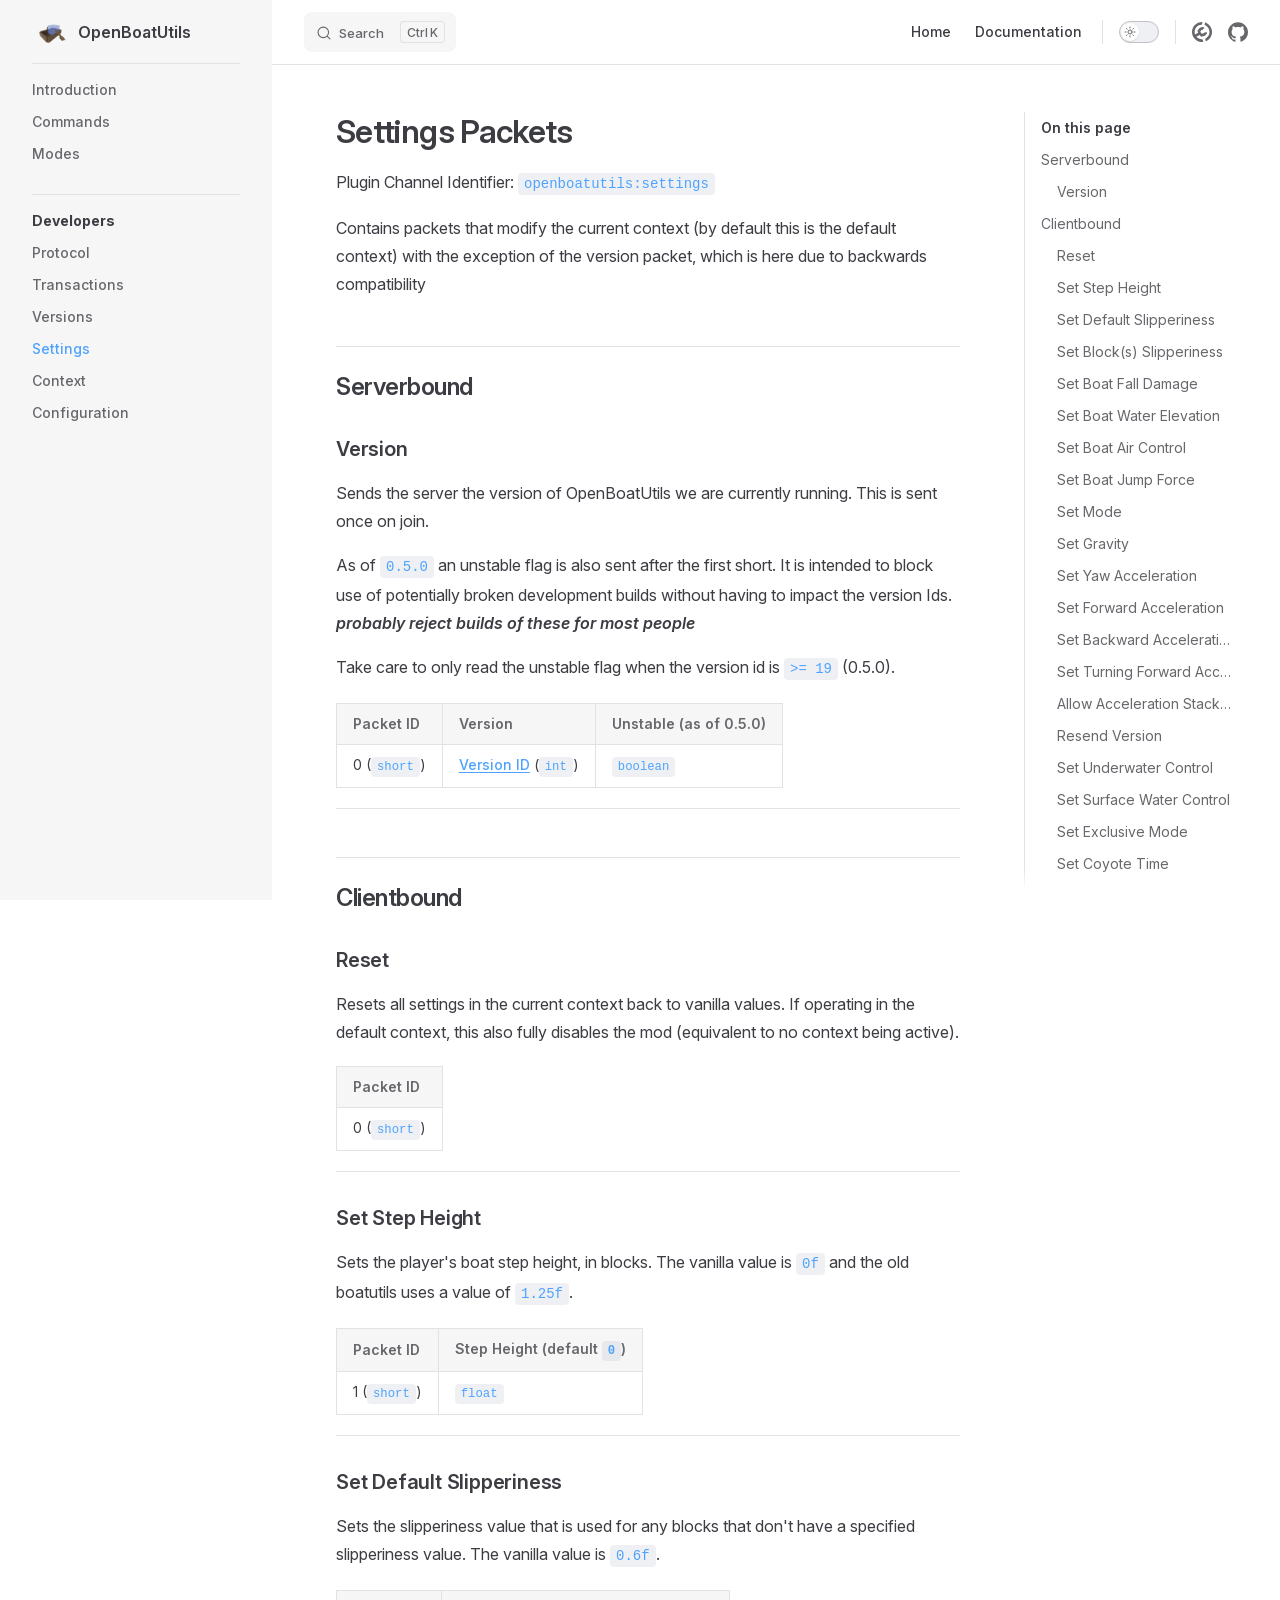
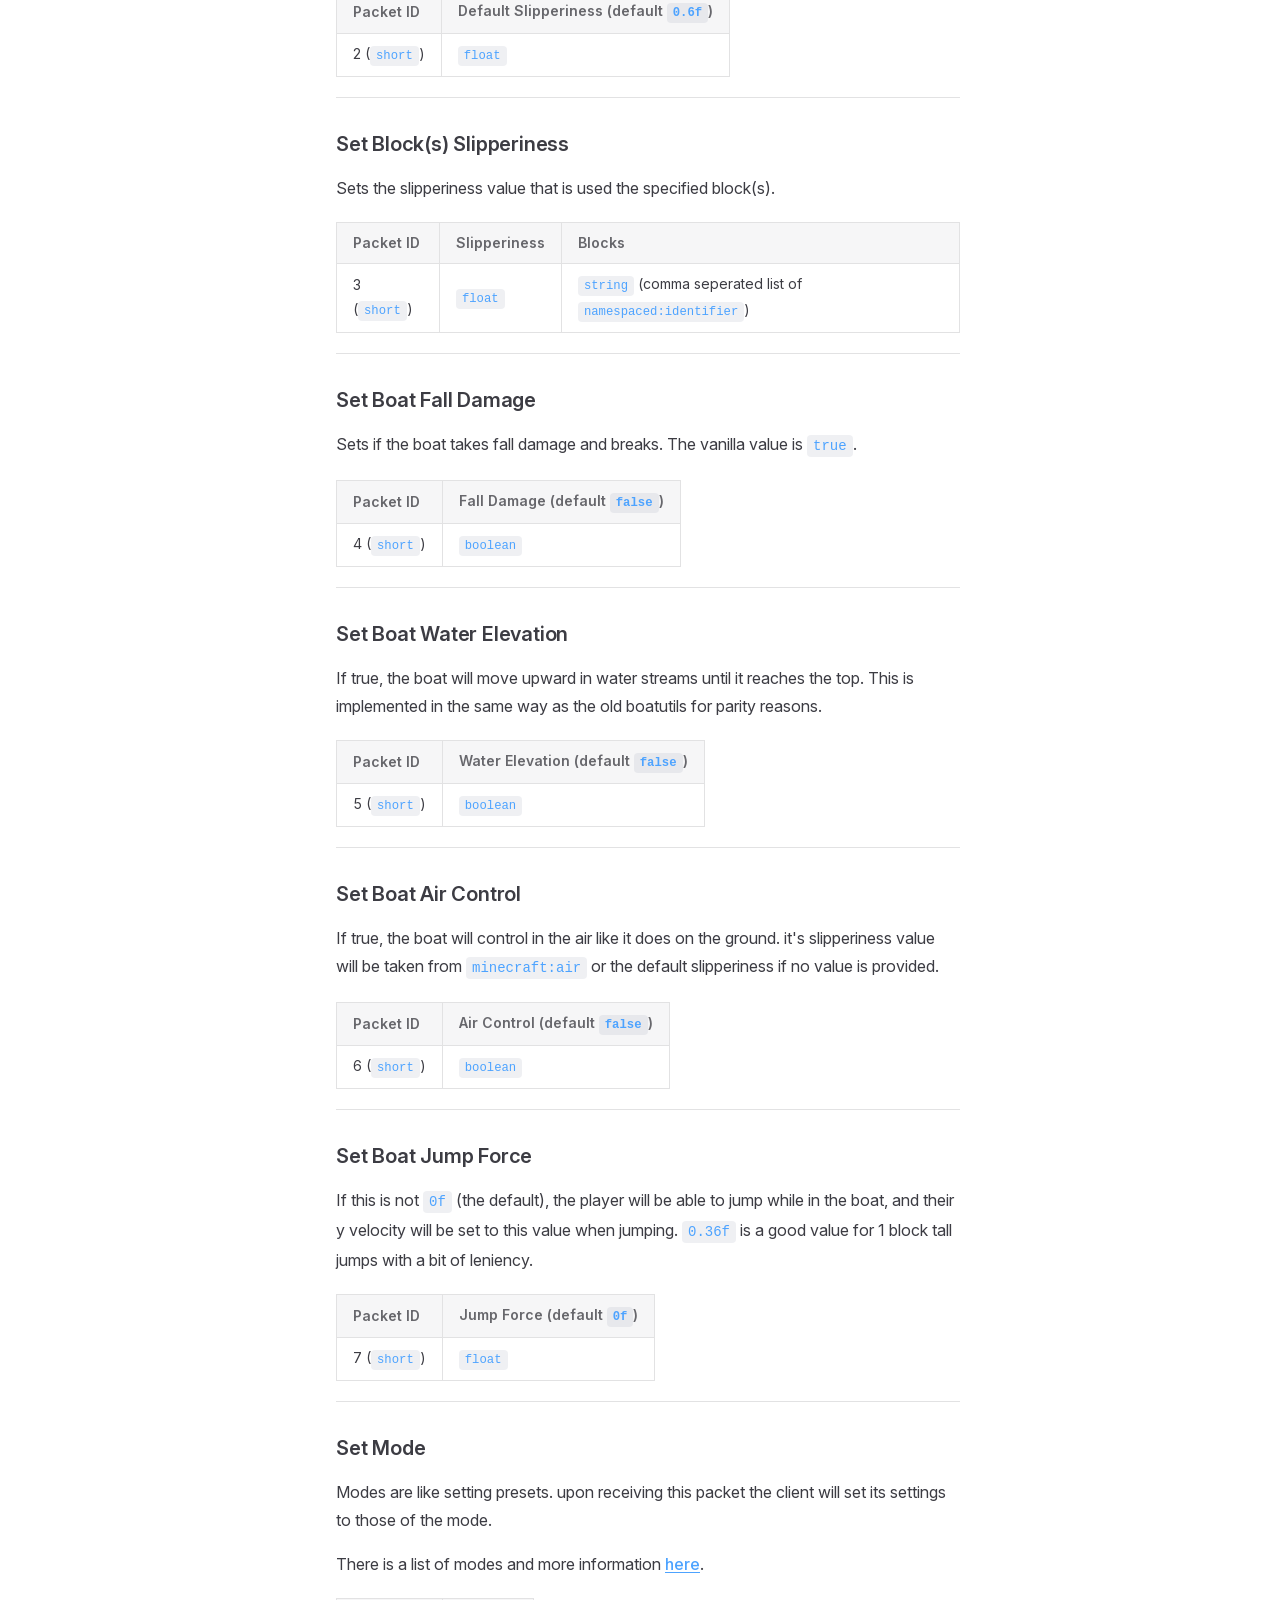
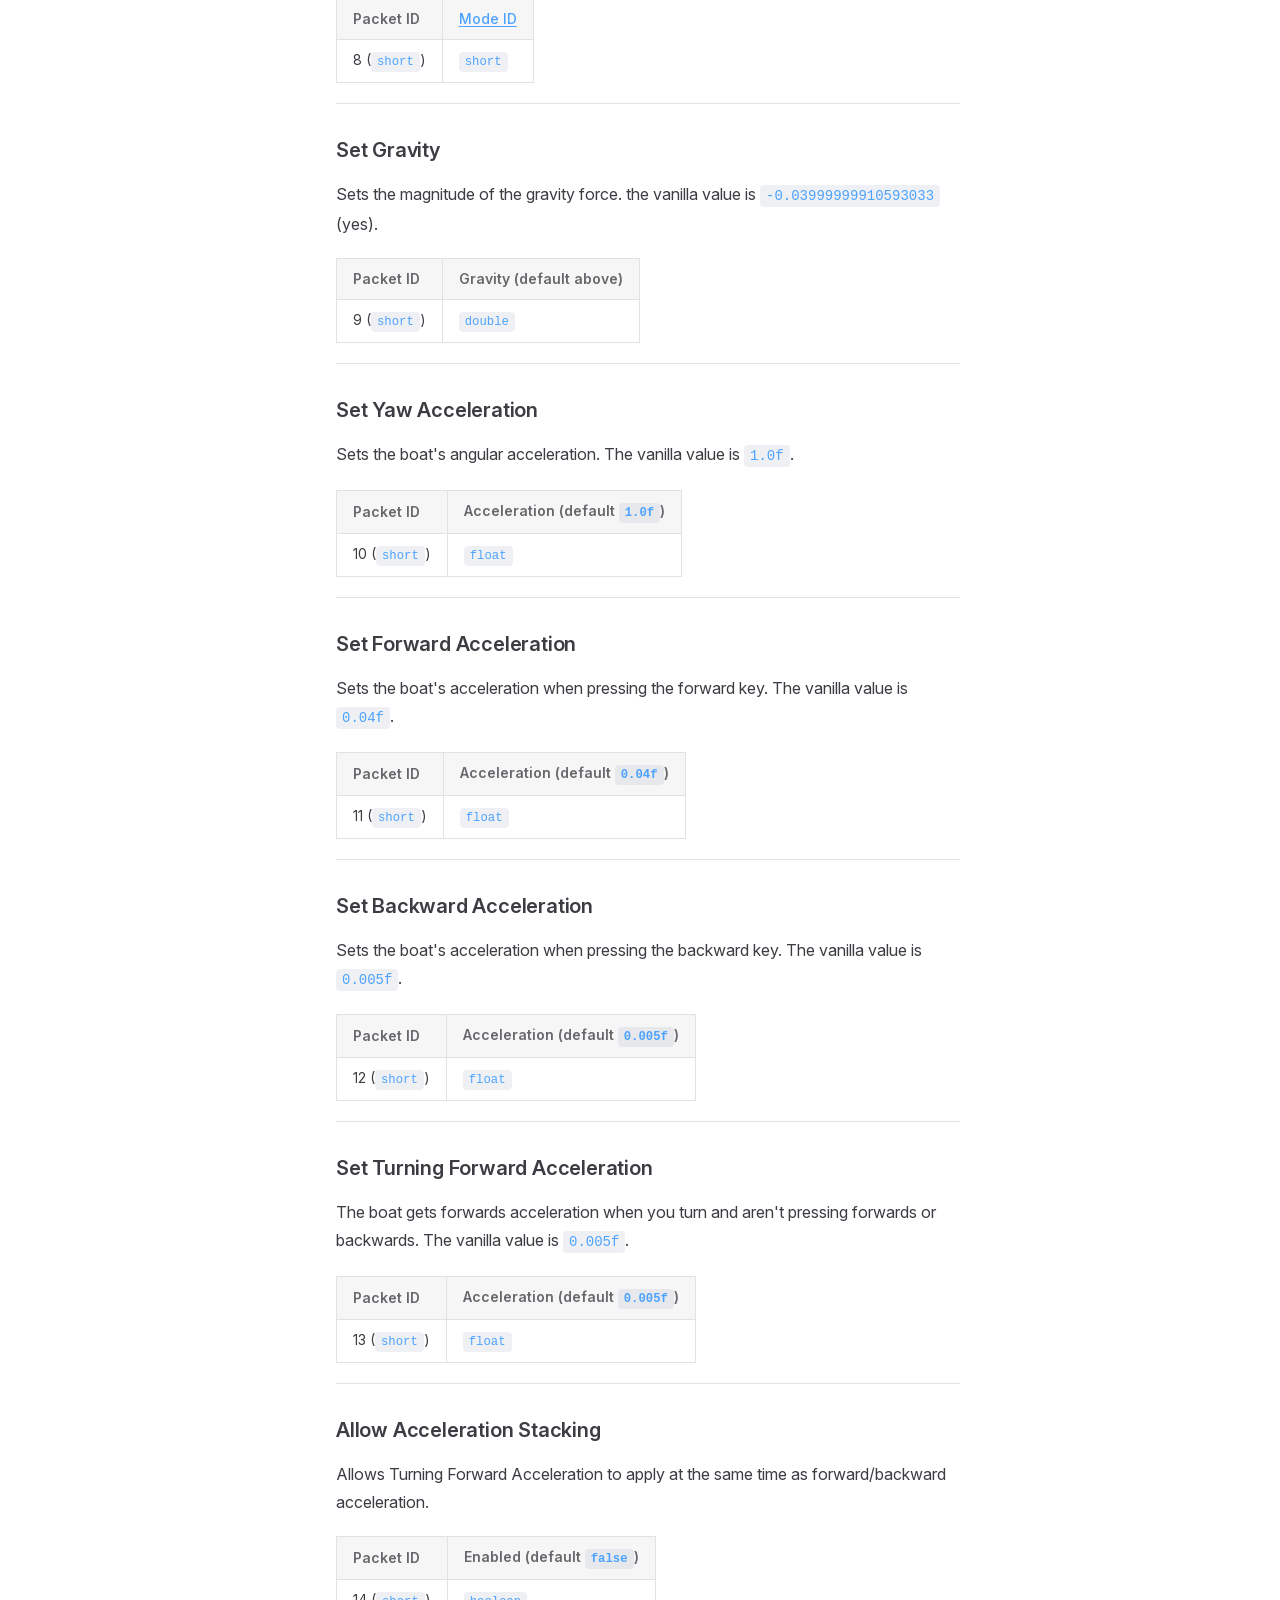
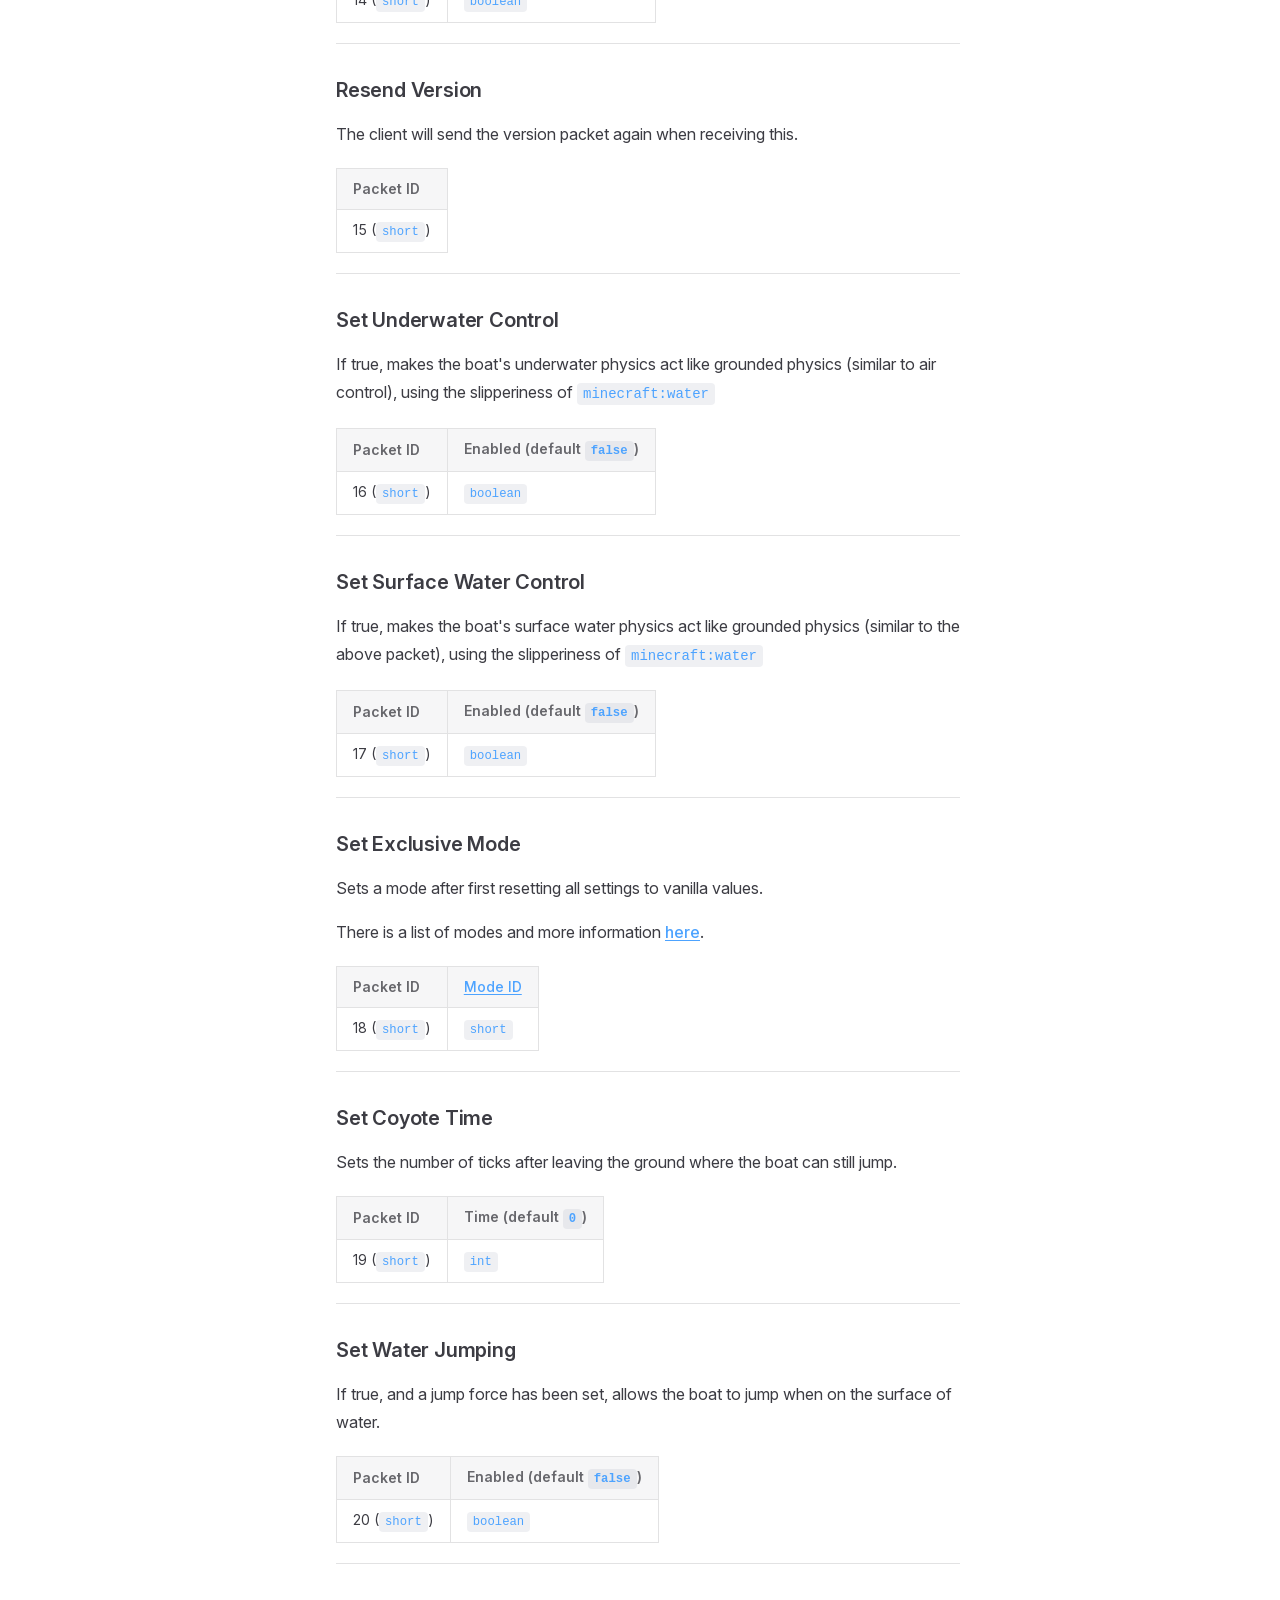
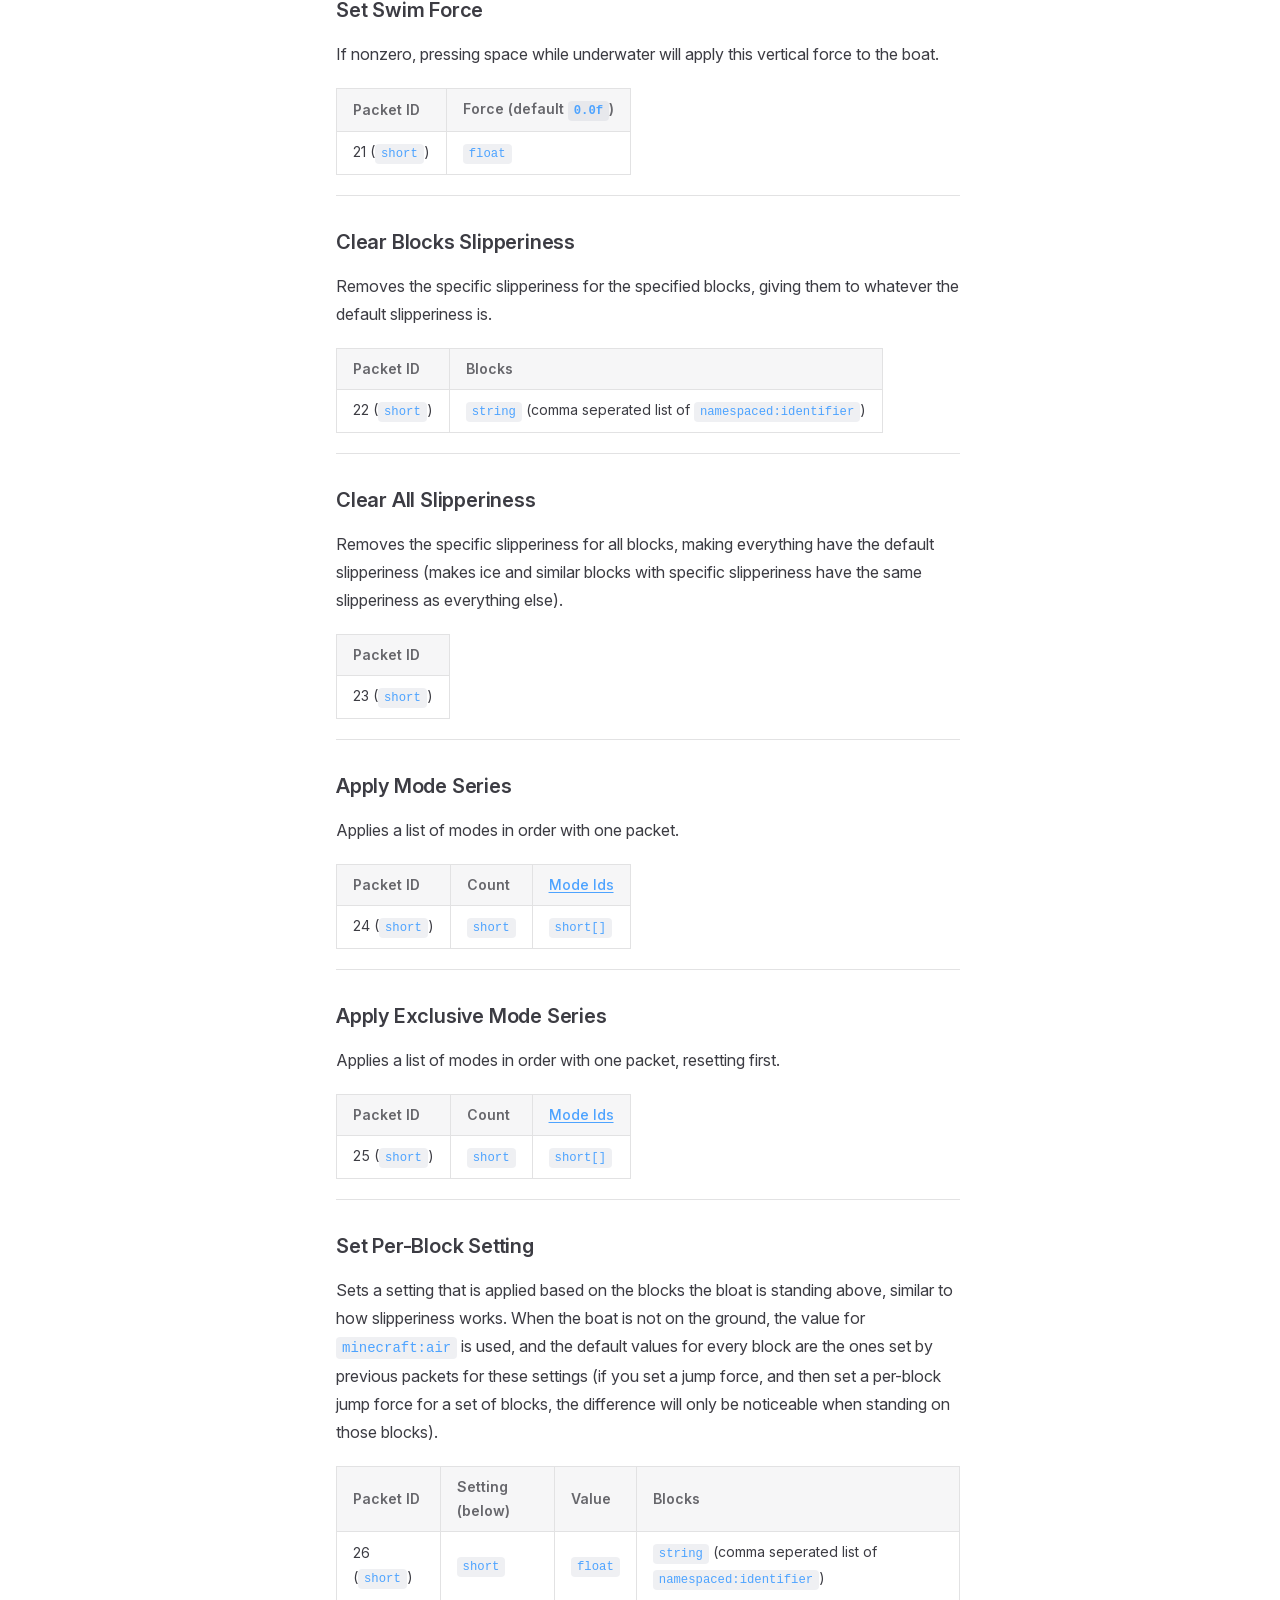
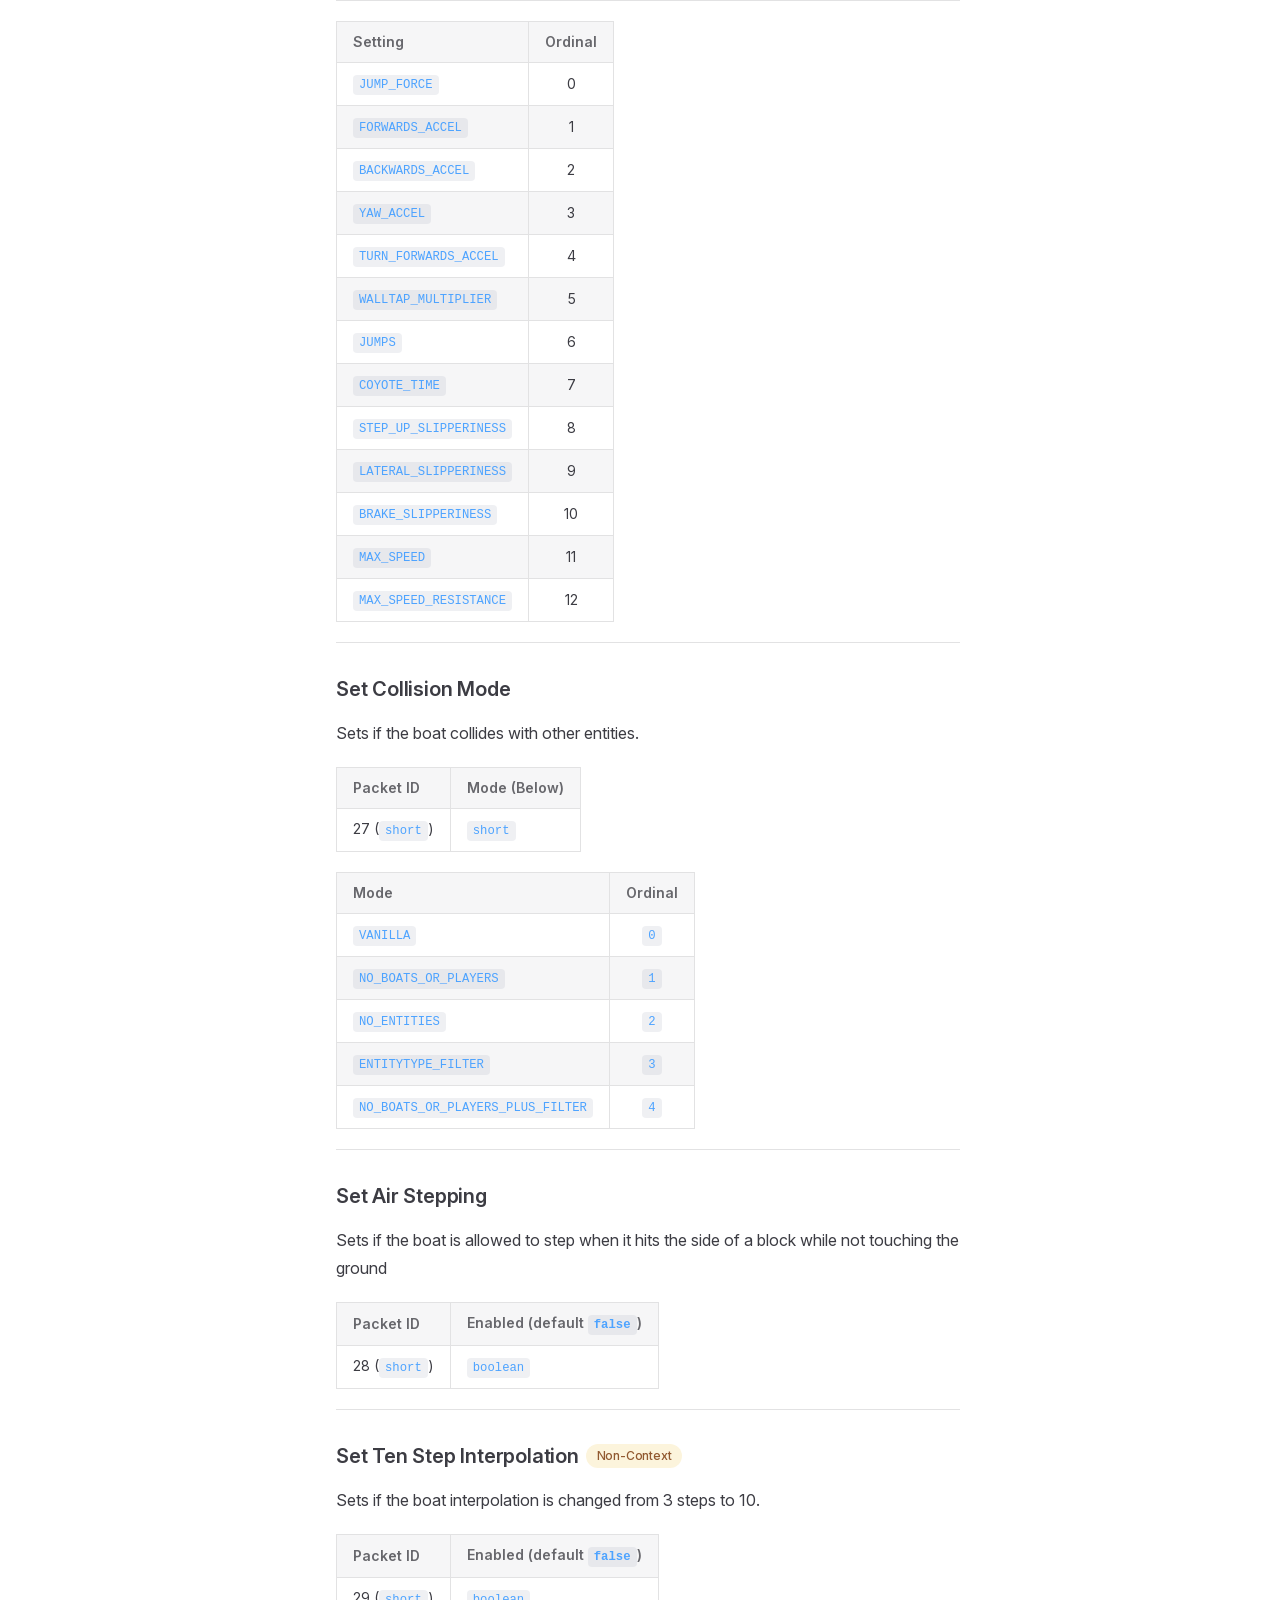
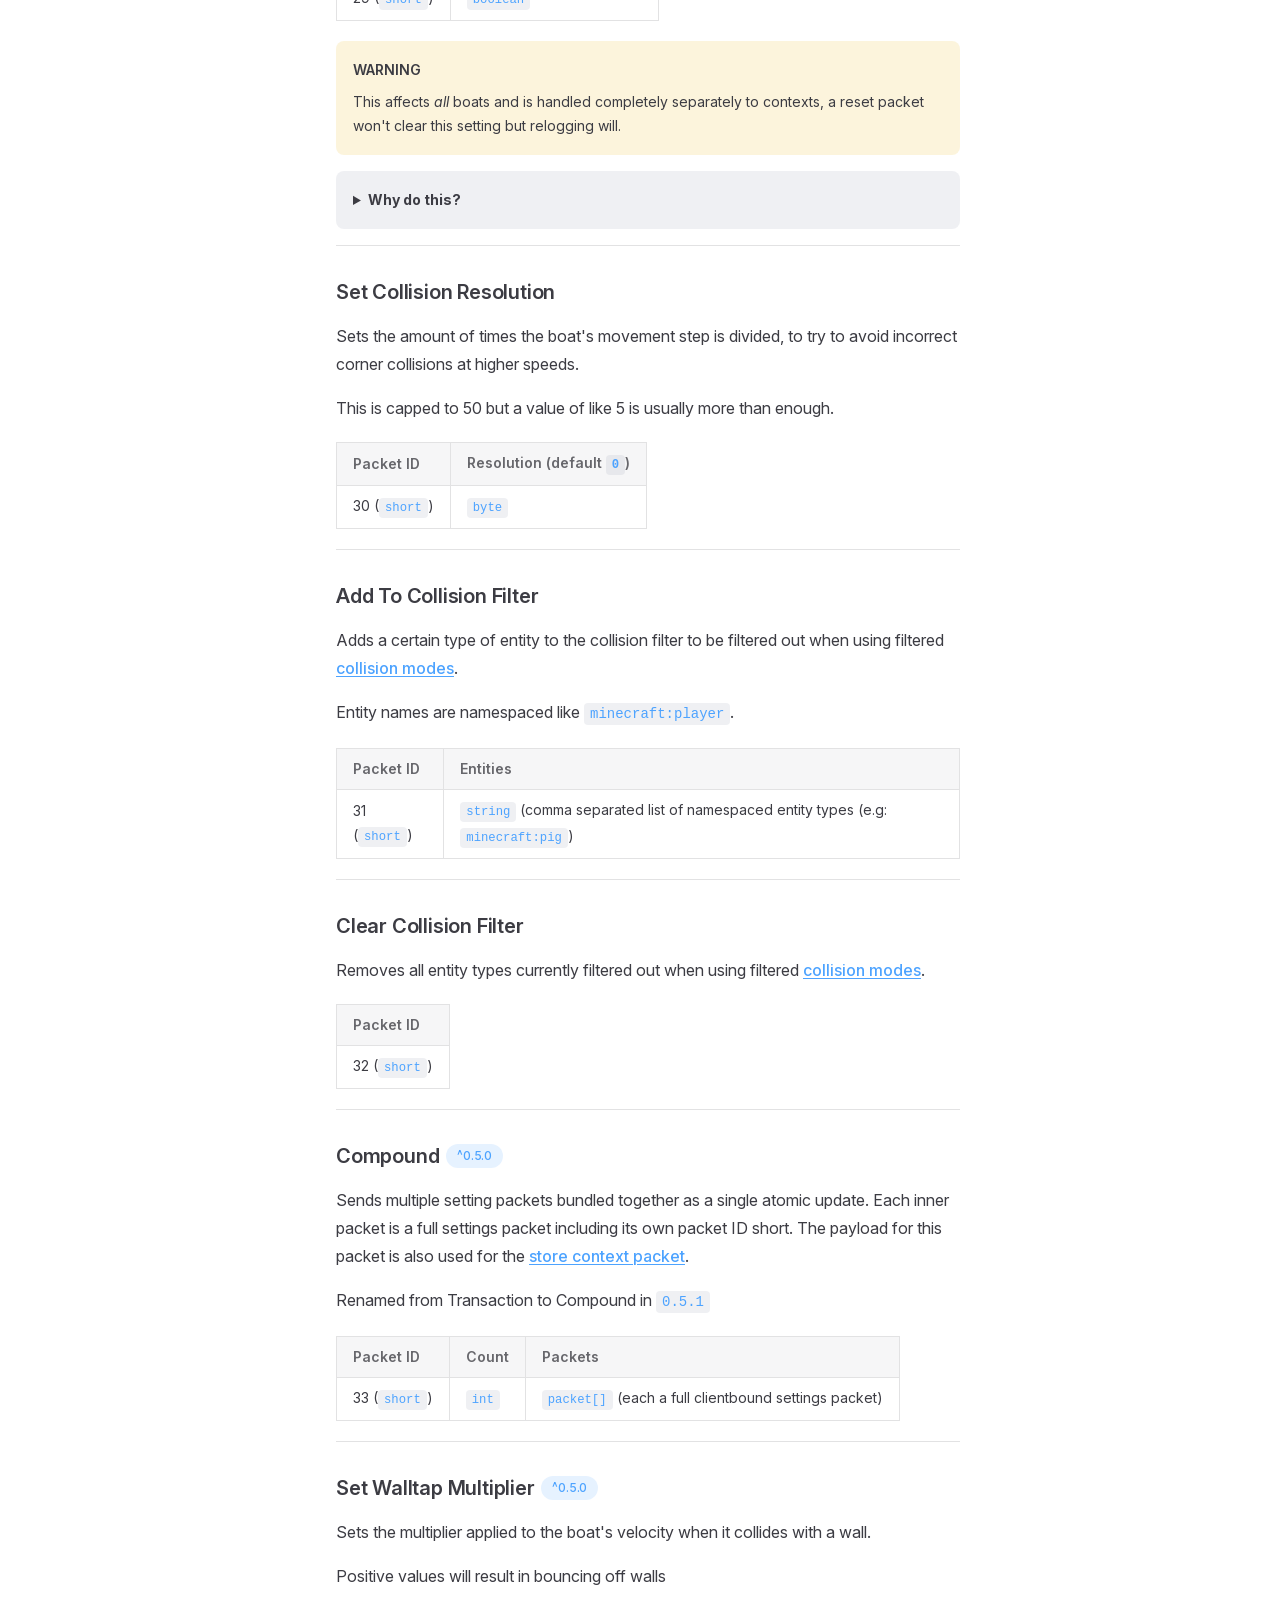
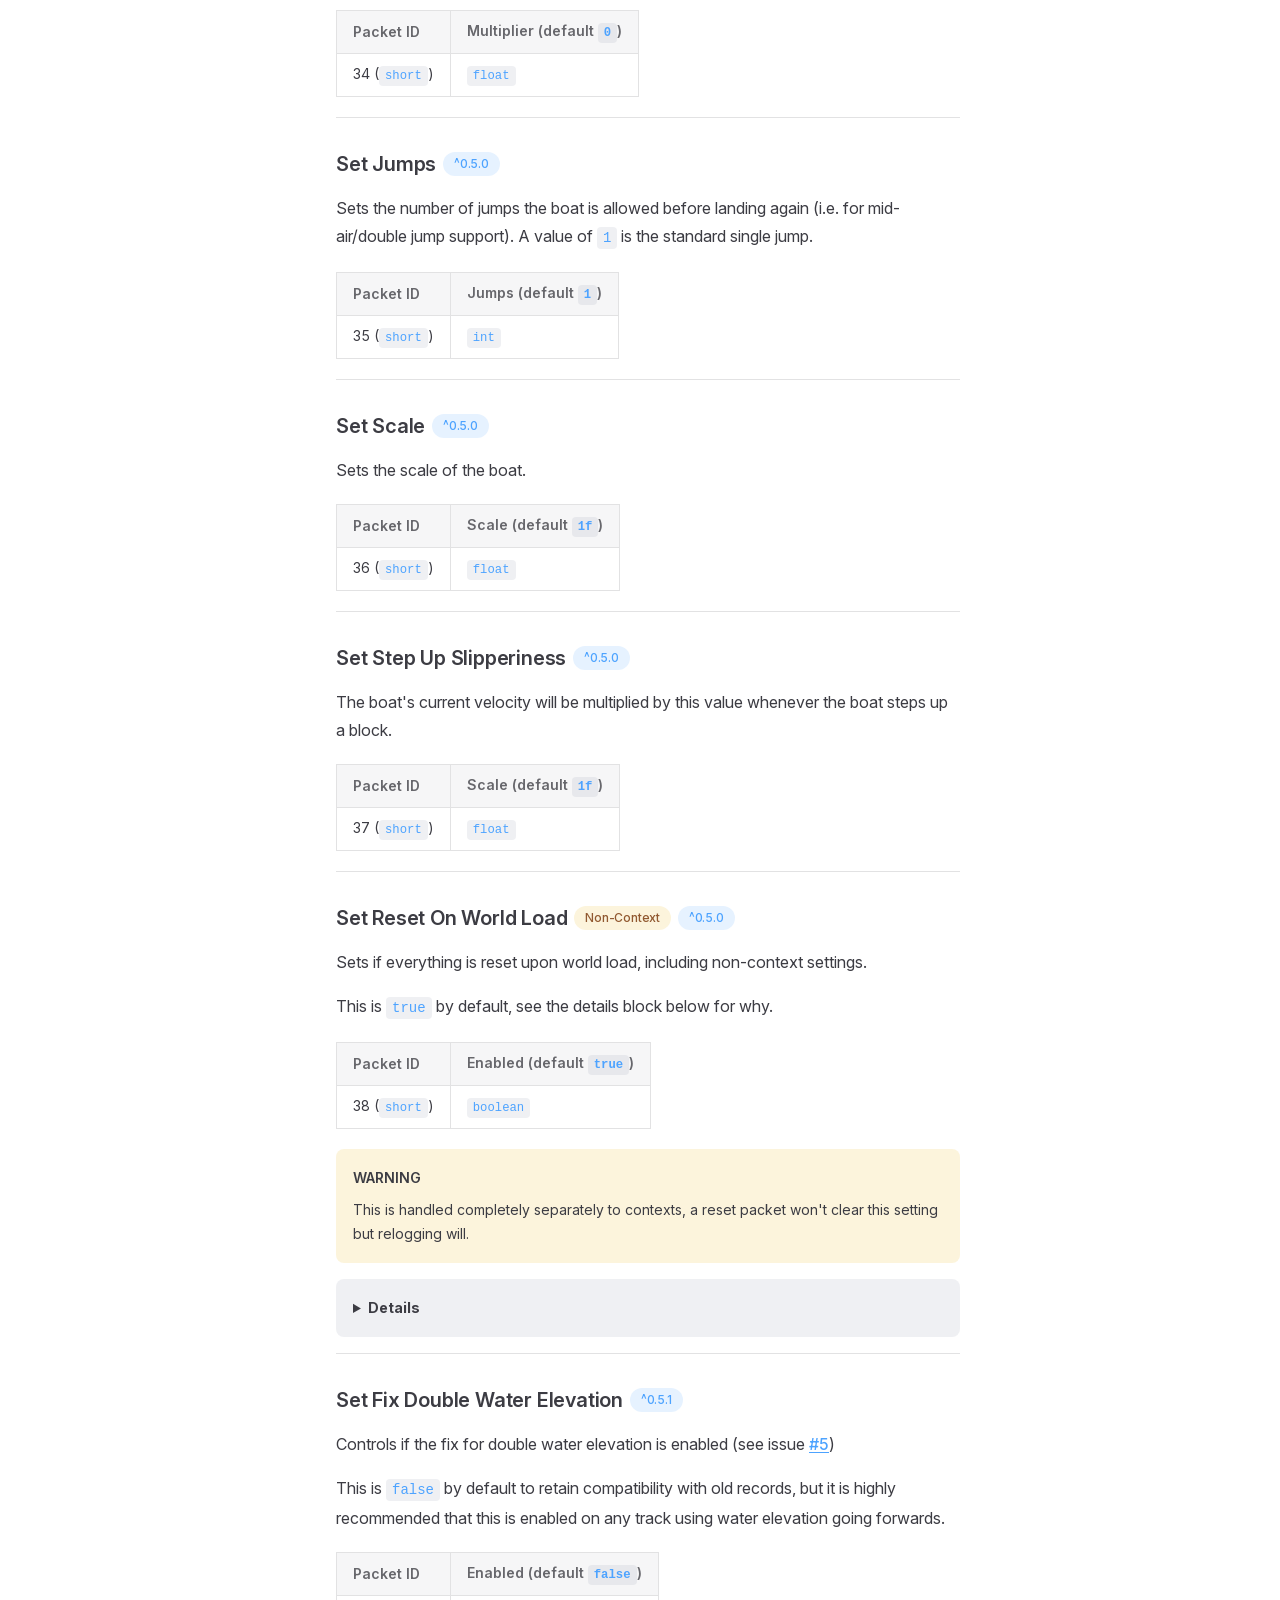
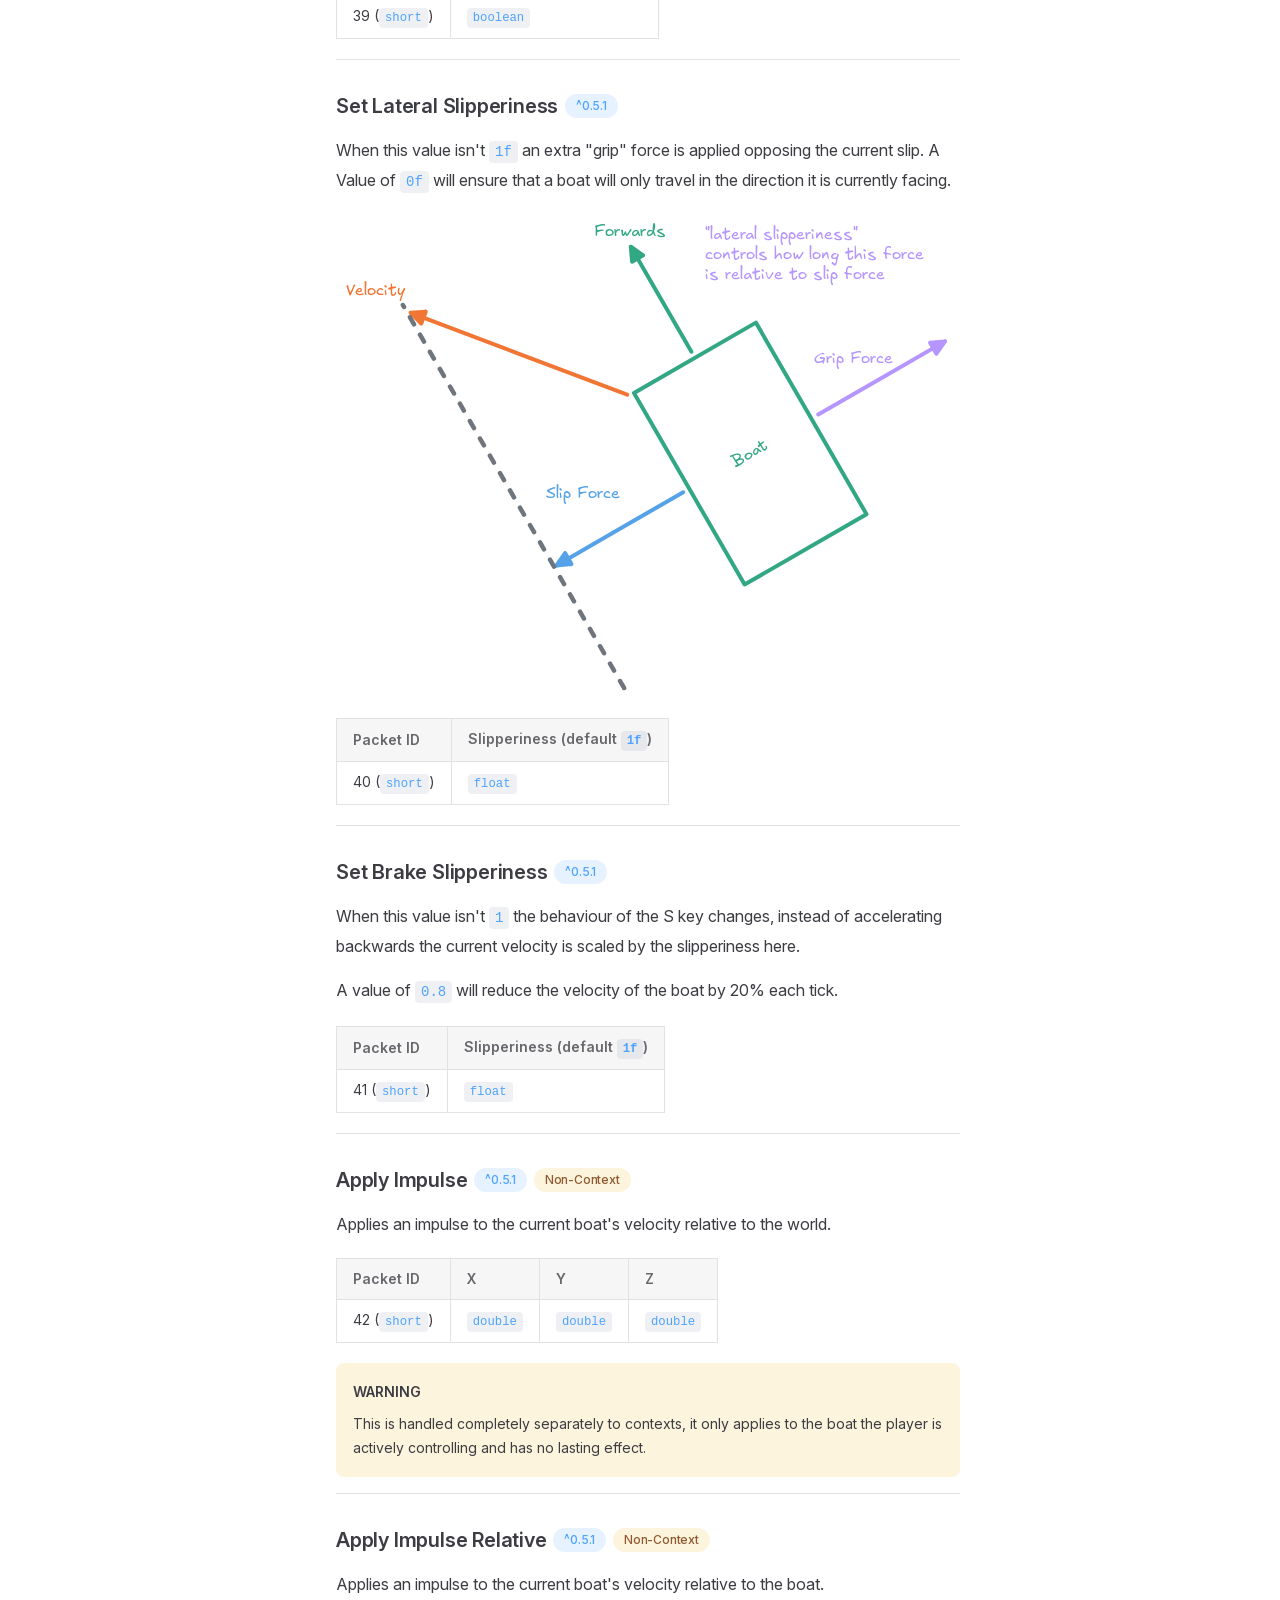
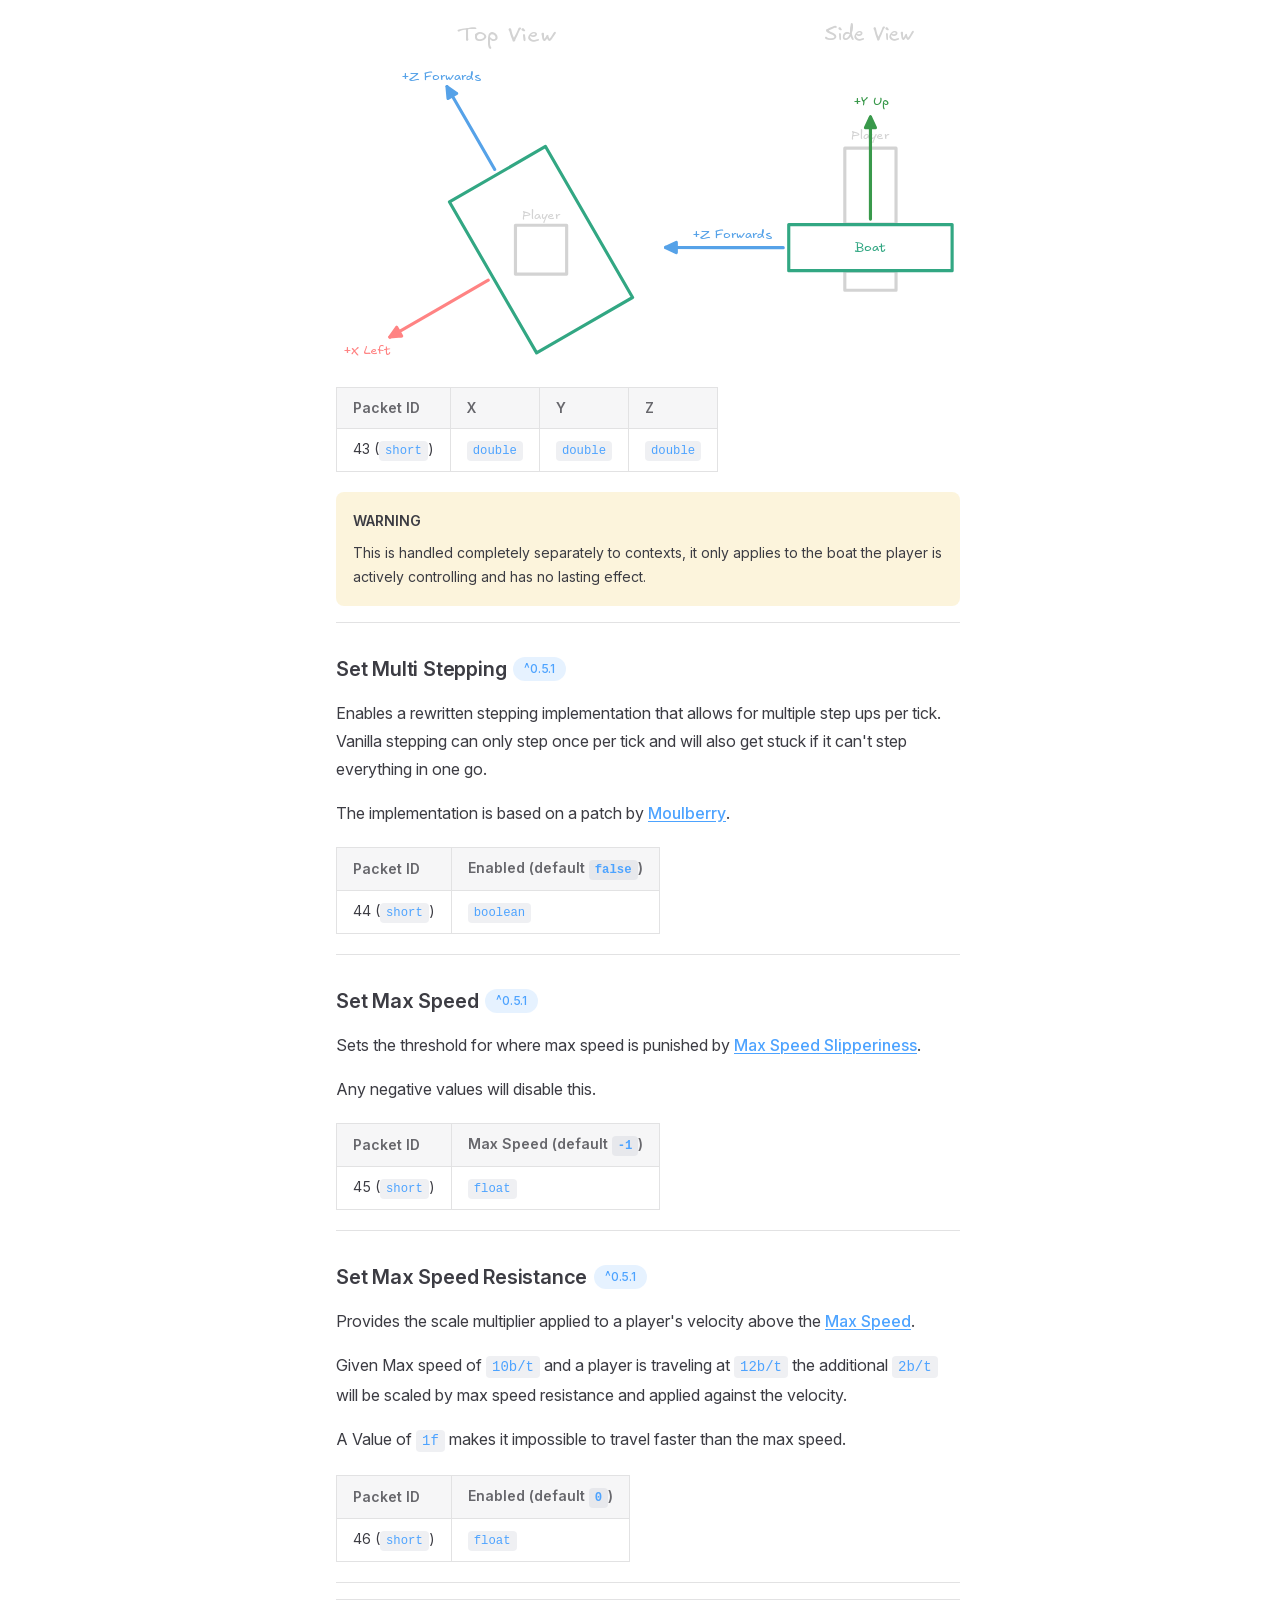
<file: developers/settings.html>
<!DOCTYPE html>
<html lang="en-US" dir="ltr">
  <head>
    <meta charset="utf-8">
    <meta name="viewport" content="width=device-width,initial-scale=1">
    <title>Settings Packets | OpenBoatUtils</title>
    <meta name="description" content="Configurable Boat Physics">
    <meta name="generator" content="VitePress v1.6.4">
    <link rel="preload stylesheet" href="/assets/style.CKkoHZ94.css" as="style">
    <link rel="preload stylesheet" href="/vp-icons.css" as="style">
    
    <script type="module" src="/assets/app.C9lFbL92.js"></script>
    <link rel="preload" href="/assets/inter-roman-latin.Di8DUHzh.woff2" as="font" type="font/woff2" crossorigin="">
    <link rel="modulepreload" href="/assets/chunks/theme.-_G_gHoA.js">
    <link rel="modulepreload" href="/assets/chunks/framework.8tqBsFWt.js">
    <link rel="modulepreload" href="/assets/developers_settings.md.qDD7gt1I.lean.js">
    <script id="check-dark-mode">(()=>{const e=localStorage.getItem("vitepress-theme-appearance")||"auto",a=window.matchMedia("(prefers-color-scheme: dark)").matches;(!e||e==="auto"?a:e==="dark")&&document.documentElement.classList.add("dark")})();</script>
    <script id="check-mac-os">document.documentElement.classList.toggle("mac",/Mac|iPhone|iPod|iPad/i.test(navigator.platform));</script>
  </head>
  <body>
    <div id="app"><div class="Layout" data-v-5d98c3a5><!--[--><!--]--><!--[--><span tabindex="-1" data-v-0b0ada53></span><a href="#VPContent" class="VPSkipLink visually-hidden" data-v-0b0ada53>Skip to content</a><!--]--><!----><header class="VPNav" data-v-5d98c3a5 data-v-ae24b3ad><div class="VPNavBar" data-v-ae24b3ad data-v-6aa21345><div class="wrapper" data-v-6aa21345><div class="container" data-v-6aa21345><div class="title" data-v-6aa21345><div class="VPNavBarTitle has-sidebar" data-v-6aa21345 data-v-1168a8e4><a class="title" href="/" data-v-1168a8e4><!--[--><!--]--><!--[--><img class="VPImage logo" src="/logo.png" alt data-v-8426fc1a><!--]--><span data-v-1168a8e4>OpenBoatUtils</span><!--[--><!--]--></a></div></div><div class="content" data-v-6aa21345><div class="content-body" data-v-6aa21345><!--[--><!--]--><div class="VPNavBarSearch search" data-v-6aa21345><!--[--><!----><div id="local-search"><button type="button" class="DocSearch DocSearch-Button" aria-label="Search"><span class="DocSearch-Button-Container"><span class="vp-icon DocSearch-Search-Icon"></span><span class="DocSearch-Button-Placeholder">Search</span></span><span class="DocSearch-Button-Keys"><kbd class="DocSearch-Button-Key"></kbd><kbd class="DocSearch-Button-Key">K</kbd></span></button></div><!--]--></div><nav aria-labelledby="main-nav-aria-label" class="VPNavBarMenu menu" data-v-6aa21345 data-v-dc692963><span id="main-nav-aria-label" class="visually-hidden" data-v-dc692963> Main Navigation </span><!--[--><!--[--><a class="VPLink link VPNavBarMenuLink" href="/" tabindex="0" data-v-dc692963 data-v-e56f3d57><!--[--><span data-v-e56f3d57>Home</span><!--]--></a><!--]--><!--[--><a class="VPLink link VPNavBarMenuLink" href="/introduction.html" tabindex="0" data-v-dc692963 data-v-e56f3d57><!--[--><span data-v-e56f3d57>Documentation</span><!--]--></a><!--]--><!--]--></nav><!----><div class="VPNavBarAppearance appearance" data-v-6aa21345 data-v-6c893767><button class="VPSwitch VPSwitchAppearance" type="button" role="switch" title aria-checked="false" data-v-6c893767 data-v-5337faa4 data-v-1d5665e3><span class="check" data-v-1d5665e3><span class="icon" data-v-1d5665e3><!--[--><span class="vpi-sun sun" data-v-5337faa4></span><span class="vpi-moon moon" data-v-5337faa4></span><!--]--></span></span></button></div><div class="VPSocialLinks VPNavBarSocialLinks social-links" data-v-6aa21345 data-v-0394ad82 data-v-7bc22406><!--[--><a class="VPSocialLink no-icon" href="https://modrinth.com/mod/openboatutils" aria-label="modrinth" target="_blank" rel="noopener" data-v-7bc22406 data-v-bd121fe5><span class="vpi-social-modrinth"></span></a><a class="VPSocialLink no-icon" href="https://github.com/openboatutils/openboatutils" aria-label="github" target="_blank" rel="noopener" data-v-7bc22406 data-v-bd121fe5><span class="vpi-social-github"></span></a><!--]--></div><div class="VPFlyout VPNavBarExtra extra" data-v-6aa21345 data-v-bb2aa2f0 data-v-cf11d7a2><button type="button" class="button" aria-haspopup="true" aria-expanded="false" aria-label="extra navigation" data-v-cf11d7a2><span class="vpi-more-horizontal icon" data-v-cf11d7a2></span></button><div class="menu" data-v-cf11d7a2><div class="VPMenu" data-v-cf11d7a2 data-v-b98bc113><!----><!--[--><!--[--><!----><div class="group" data-v-bb2aa2f0><div class="item appearance" data-v-bb2aa2f0><p class="label" data-v-bb2aa2f0>Appearance</p><div class="appearance-action" data-v-bb2aa2f0><button class="VPSwitch VPSwitchAppearance" type="button" role="switch" title aria-checked="false" data-v-bb2aa2f0 data-v-5337faa4 data-v-1d5665e3><span class="check" data-v-1d5665e3><span class="icon" data-v-1d5665e3><!--[--><span class="vpi-sun sun" data-v-5337faa4></span><span class="vpi-moon moon" data-v-5337faa4></span><!--]--></span></span></button></div></div></div><div class="group" data-v-bb2aa2f0><div class="item social-links" data-v-bb2aa2f0><div class="VPSocialLinks social-links-list" data-v-bb2aa2f0 data-v-7bc22406><!--[--><a class="VPSocialLink no-icon" href="https://modrinth.com/mod/openboatutils" aria-label="modrinth" target="_blank" rel="noopener" data-v-7bc22406 data-v-bd121fe5><span class="vpi-social-modrinth"></span></a><a class="VPSocialLink no-icon" href="https://github.com/openboatutils/openboatutils" aria-label="github" target="_blank" rel="noopener" data-v-7bc22406 data-v-bd121fe5><span class="vpi-social-github"></span></a><!--]--></div></div></div><!--]--><!--]--></div></div></div><!--[--><!--]--><button type="button" class="VPNavBarHamburger hamburger" aria-label="mobile navigation" aria-expanded="false" aria-controls="VPNavScreen" data-v-6aa21345 data-v-e5dd9c1c><span class="container" data-v-e5dd9c1c><span class="top" data-v-e5dd9c1c></span><span class="middle" data-v-e5dd9c1c></span><span class="bottom" data-v-e5dd9c1c></span></span></button></div></div></div></div><div class="divider" data-v-6aa21345><div class="divider-line" data-v-6aa21345></div></div></div><!----></header><div class="VPLocalNav has-sidebar empty" data-v-5d98c3a5 data-v-a6f0e41e><div class="container" data-v-a6f0e41e><button class="menu" aria-expanded="false" aria-controls="VPSidebarNav" data-v-a6f0e41e><span class="vpi-align-left menu-icon" data-v-a6f0e41e></span><span class="menu-text" data-v-a6f0e41e>Menu</span></button><div class="VPLocalNavOutlineDropdown" style="--vp-vh:0px;" data-v-a6f0e41e data-v-8a42e2b4><button data-v-8a42e2b4>Return to top</button><!----></div></div></div><aside class="VPSidebar" data-v-5d98c3a5 data-v-319d5ca6><div class="curtain" data-v-319d5ca6></div><nav class="nav" id="VPSidebarNav" aria-labelledby="sidebar-aria-label" tabindex="-1" data-v-319d5ca6><span class="visually-hidden" id="sidebar-aria-label" data-v-319d5ca6> Sidebar Navigation </span><!--[--><!--]--><!--[--><div class="no-transition group" data-v-c40bc020><section class="VPSidebarItem level-0" data-v-c40bc020 data-v-b3fd67f8><!----><div class="items" data-v-b3fd67f8><!--[--><div class="VPSidebarItem level-1 is-link" data-v-b3fd67f8 data-v-b3fd67f8><div class="item" data-v-b3fd67f8><div class="indicator" data-v-b3fd67f8></div><a class="VPLink link link" href="/introduction.html" data-v-b3fd67f8><!--[--><p class="text" data-v-b3fd67f8>Introduction</p><!--]--></a><!----></div><!----></div><div class="VPSidebarItem level-1 is-link" data-v-b3fd67f8 data-v-b3fd67f8><div class="item" data-v-b3fd67f8><div class="indicator" data-v-b3fd67f8></div><a class="VPLink link link" href="/commands.html" data-v-b3fd67f8><!--[--><p class="text" data-v-b3fd67f8>Commands</p><!--]--></a><!----></div><!----></div><div class="VPSidebarItem level-1 is-link" data-v-b3fd67f8 data-v-b3fd67f8><div class="item" data-v-b3fd67f8><div class="indicator" data-v-b3fd67f8></div><a class="VPLink link link" href="/modes.html" data-v-b3fd67f8><!--[--><p class="text" data-v-b3fd67f8>Modes</p><!--]--></a><!----></div><!----></div><!--]--></div></section></div><div class="no-transition group" data-v-c40bc020><section class="VPSidebarItem level-0 has-active" data-v-c40bc020 data-v-b3fd67f8><div class="item" role="button" tabindex="0" data-v-b3fd67f8><div class="indicator" data-v-b3fd67f8></div><h2 class="text" data-v-b3fd67f8>Developers</h2><!----></div><div class="items" data-v-b3fd67f8><!--[--><div class="VPSidebarItem level-1 is-link" data-v-b3fd67f8 data-v-b3fd67f8><div class="item" data-v-b3fd67f8><div class="indicator" data-v-b3fd67f8></div><a class="VPLink link link" href="/developers/protocol.html" data-v-b3fd67f8><!--[--><p class="text" data-v-b3fd67f8>Protocol</p><!--]--></a><!----></div><!----></div><div class="VPSidebarItem level-1 is-link" data-v-b3fd67f8 data-v-b3fd67f8><div class="item" data-v-b3fd67f8><div class="indicator" data-v-b3fd67f8></div><a class="VPLink link link" href="/developers/transactions.html" data-v-b3fd67f8><!--[--><p class="text" data-v-b3fd67f8>Transactions</p><!--]--></a><!----></div><!----></div><div class="VPSidebarItem level-1 is-link" data-v-b3fd67f8 data-v-b3fd67f8><div class="item" data-v-b3fd67f8><div class="indicator" data-v-b3fd67f8></div><a class="VPLink link link" href="/developers/versions.html" data-v-b3fd67f8><!--[--><p class="text" data-v-b3fd67f8>Versions</p><!--]--></a><!----></div><!----></div><div class="VPSidebarItem level-1 is-link" data-v-b3fd67f8 data-v-b3fd67f8><div class="item" data-v-b3fd67f8><div class="indicator" data-v-b3fd67f8></div><a class="VPLink link link" href="/developers/settings.html" data-v-b3fd67f8><!--[--><p class="text" data-v-b3fd67f8>Settings</p><!--]--></a><!----></div><!----></div><div class="VPSidebarItem level-1 is-link" data-v-b3fd67f8 data-v-b3fd67f8><div class="item" data-v-b3fd67f8><div class="indicator" data-v-b3fd67f8></div><a class="VPLink link link" href="/developers/context.html" data-v-b3fd67f8><!--[--><p class="text" data-v-b3fd67f8>Context</p><!--]--></a><!----></div><!----></div><div class="VPSidebarItem level-1 is-link" data-v-b3fd67f8 data-v-b3fd67f8><div class="item" data-v-b3fd67f8><div class="indicator" data-v-b3fd67f8></div><a class="VPLink link link" href="/developers/configuration.html" data-v-b3fd67f8><!--[--><p class="text" data-v-b3fd67f8>Configuration</p><!--]--></a><!----></div><!----></div><!--]--></div></section></div><!--]--><!--[--><!--]--></nav></aside><div class="VPContent has-sidebar" id="VPContent" data-v-5d98c3a5 data-v-1428d186><div class="VPDoc has-sidebar has-aside" data-v-1428d186 data-v-39a288b8><!--[--><!--]--><div class="container" data-v-39a288b8><div class="aside" data-v-39a288b8><div class="aside-curtain" data-v-39a288b8></div><div class="aside-container" data-v-39a288b8><div class="aside-content" data-v-39a288b8><div class="VPDocAside" data-v-39a288b8 data-v-3f215769><!--[--><!--]--><!--[--><!--]--><nav aria-labelledby="doc-outline-aria-label" class="VPDocAsideOutline" data-v-3f215769 data-v-a5bbad30><div class="content" data-v-a5bbad30><div class="outline-marker" data-v-a5bbad30></div><div aria-level="2" class="outline-title" id="doc-outline-aria-label" role="heading" data-v-a5bbad30>On this page</div><ul class="VPDocOutlineItem root" data-v-a5bbad30 data-v-b933a997><!--[--><!--]--></ul></div></nav><!--[--><!--]--><div class="spacer" data-v-3f215769></div><!--[--><!--]--><!----><!--[--><!--]--><!--[--><!--]--></div></div></div></div><div class="content" data-v-39a288b8><div class="content-container" data-v-39a288b8><!--[--><!--]--><main class="main" data-v-39a288b8><div style="position:relative;" class="vp-doc _developers_settings" data-v-39a288b8><div><h1 id="settings-packets" tabindex="-1">Settings Packets <a class="header-anchor" href="#settings-packets" aria-label="Permalink to &quot;Settings Packets&quot;">​</a></h1><p>Plugin Channel Identifier: <code>openboatutils:settings</code></p><p>Contains packets that modify the current context (by default this is the default context) with the exception of the version packet, which is here due to backwards compatibility</p><h2 id="serverbound" tabindex="-1">Serverbound <a class="header-anchor" href="#serverbound" aria-label="Permalink to &quot;Serverbound&quot;">​</a></h2><h3 id="version" tabindex="-1">Version <a class="header-anchor" href="#version" aria-label="Permalink to &quot;Version&quot;">​</a></h3><p>Sends the server the version of OpenBoatUtils we are currently running. This is sent once on join.</p><p>As of <code>0.5.0</code> an unstable flag is also sent after the first short. It is intended to block use of potentially broken development builds without having to impact the version Ids. <em><strong>probably reject builds of these for most people</strong></em></p><p>Take care to only read the unstable flag when the version id is <code>&gt;= 19</code> (0.5.0).</p><table tabindex="0"><thead><tr><th>Packet ID</th><th>Version</th><th>Unstable (as of 0.5.0)</th></tr></thead><tbody><tr><td>0 (<code>short</code>)</td><td><a href="/developers/versions.html">Version ID</a> (<code>int</code>)</td><td><code>boolean</code></td></tr></tbody></table><hr><h2 id="clientbound" tabindex="-1">Clientbound <a class="header-anchor" href="#clientbound" aria-label="Permalink to &quot;Clientbound&quot;">​</a></h2><h3 id="reset" tabindex="-1">Reset <a class="header-anchor" href="#reset" aria-label="Permalink to &quot;Reset&quot;">​</a></h3><p>Resets all settings in the current context back to vanilla values. If operating in the default context, this also fully disables the mod (equivalent to no context being active).</p><table tabindex="0"><thead><tr><th>Packet ID</th></tr></thead><tbody><tr><td>0 (<code>short</code>)</td></tr></tbody></table><hr><h3 id="set-step-height" tabindex="-1">Set Step Height <a class="header-anchor" href="#set-step-height" aria-label="Permalink to &quot;Set Step Height&quot;">​</a></h3><p>Sets the player&#39;s boat step height, in blocks. The vanilla value is <code>0f</code> and the old boatutils uses a value of <code>1.25f</code>.</p><table tabindex="0"><thead><tr><th>Packet ID</th><th>Step Height (default <code>0</code>)</th></tr></thead><tbody><tr><td>1 (<code>short</code>)</td><td><code>float</code></td></tr></tbody></table><hr><h3 id="set-default-slipperiness" tabindex="-1">Set Default Slipperiness <a class="header-anchor" href="#set-default-slipperiness" aria-label="Permalink to &quot;Set Default Slipperiness&quot;">​</a></h3><p>Sets the slipperiness value that is used for any blocks that don&#39;t have a specified slipperiness value. The vanilla value is <code>0.6f</code>.</p><table tabindex="0"><thead><tr><th>Packet ID</th><th>Default Slipperiness (default <code>0.6f</code>)</th></tr></thead><tbody><tr><td>2 (<code>short</code>)</td><td><code>float</code></td></tr></tbody></table><hr><h3 id="set-block-s-slipperiness" tabindex="-1">Set Block(s) Slipperiness <a class="header-anchor" href="#set-block-s-slipperiness" aria-label="Permalink to &quot;Set Block(s) Slipperiness&quot;">​</a></h3><p>Sets the slipperiness value that is used the specified block(s).</p><table tabindex="0"><thead><tr><th>Packet ID</th><th>Slipperiness</th><th>Blocks</th></tr></thead><tbody><tr><td>3 (<code>short</code>)</td><td><code>float</code></td><td><code>string</code> (comma seperated list of <code>namespaced:identifier</code>)</td></tr></tbody></table><hr><h3 id="set-boat-fall-damage" tabindex="-1">Set Boat Fall Damage <a class="header-anchor" href="#set-boat-fall-damage" aria-label="Permalink to &quot;Set Boat Fall Damage&quot;">​</a></h3><p>Sets if the boat takes fall damage and breaks. The vanilla value is <code>true</code>.</p><table tabindex="0"><thead><tr><th>Packet ID</th><th>Fall Damage (default <code>false</code>)</th></tr></thead><tbody><tr><td>4 (<code>short</code>)</td><td><code>boolean</code></td></tr></tbody></table><hr><h3 id="set-boat-water-elevation" tabindex="-1">Set Boat Water Elevation <a class="header-anchor" href="#set-boat-water-elevation" aria-label="Permalink to &quot;Set Boat Water Elevation&quot;">​</a></h3><p>If true, the boat will move upward in water streams until it reaches the top. This is implemented in the same way as the old boatutils for parity reasons.</p><table tabindex="0"><thead><tr><th>Packet ID</th><th>Water Elevation (default <code>false</code>)</th></tr></thead><tbody><tr><td>5 (<code>short</code>)</td><td><code>boolean</code></td></tr></tbody></table><hr><h3 id="set-boat-air-control" tabindex="-1">Set Boat Air Control <a class="header-anchor" href="#set-boat-air-control" aria-label="Permalink to &quot;Set Boat Air Control&quot;">​</a></h3><p>If true, the boat will control in the air like it does on the ground. it&#39;s slipperiness value will be taken from <code>minecraft:air</code> or the default slipperiness if no value is provided.</p><table tabindex="0"><thead><tr><th>Packet ID</th><th>Air Control (default <code>false</code>)</th></tr></thead><tbody><tr><td>6 (<code>short</code>)</td><td><code>boolean</code></td></tr></tbody></table><hr><h3 id="set-boat-jump-force" tabindex="-1">Set Boat Jump Force <a class="header-anchor" href="#set-boat-jump-force" aria-label="Permalink to &quot;Set Boat Jump Force&quot;">​</a></h3><p>If this is not <code>0f</code> (the default), the player will be able to jump while in the boat, and their y velocity will be set to this value when jumping. <code>0.36f</code> is a good value for 1 block tall jumps with a bit of leniency.</p><table tabindex="0"><thead><tr><th>Packet ID</th><th>Jump Force (default <code>0f</code>)</th></tr></thead><tbody><tr><td>7 (<code>short</code>)</td><td><code>float</code></td></tr></tbody></table><hr><h3 id="set-mode" tabindex="-1">Set Mode <a class="header-anchor" href="#set-mode" aria-label="Permalink to &quot;Set Mode&quot;">​</a></h3><p>Modes are like setting presets. upon receiving this packet the client will set its settings to those of the mode.</p><p>There is a list of modes and more information <a href="/modes.html">here</a>.</p><table tabindex="0"><thead><tr><th>Packet ID</th><th><a href="/modes.html">Mode ID</a></th></tr></thead><tbody><tr><td>8 (<code>short</code>)</td><td><code>short</code></td></tr></tbody></table><hr><h3 id="set-gravity" tabindex="-1">Set Gravity <a class="header-anchor" href="#set-gravity" aria-label="Permalink to &quot;Set Gravity&quot;">​</a></h3><p>Sets the magnitude of the gravity force. the vanilla value is <code>-0.03999999910593033</code> (yes).</p><table tabindex="0"><thead><tr><th>Packet ID</th><th>Gravity (default above)</th></tr></thead><tbody><tr><td>9 (<code>short</code>)</td><td><code>double</code></td></tr></tbody></table><hr><h3 id="set-yaw-acceleration" tabindex="-1">Set Yaw Acceleration <a class="header-anchor" href="#set-yaw-acceleration" aria-label="Permalink to &quot;Set Yaw Acceleration&quot;">​</a></h3><p>Sets the boat&#39;s angular acceleration. The vanilla value is <code>1.0f</code>.</p><table tabindex="0"><thead><tr><th>Packet ID</th><th>Acceleration (default <code>1.0f</code>)</th></tr></thead><tbody><tr><td>10 (<code>short</code>)</td><td><code>float</code></td></tr></tbody></table><hr><h3 id="set-forward-acceleration" tabindex="-1">Set Forward Acceleration <a class="header-anchor" href="#set-forward-acceleration" aria-label="Permalink to &quot;Set Forward Acceleration&quot;">​</a></h3><p>Sets the boat&#39;s acceleration when pressing the forward key. The vanilla value is <code>0.04f</code>.</p><table tabindex="0"><thead><tr><th>Packet ID</th><th>Acceleration (default <code>0.04f</code>)</th></tr></thead><tbody><tr><td>11 (<code>short</code>)</td><td><code>float</code></td></tr></tbody></table><hr><h3 id="set-backward-acceleration" tabindex="-1">Set Backward Acceleration <a class="header-anchor" href="#set-backward-acceleration" aria-label="Permalink to &quot;Set Backward Acceleration&quot;">​</a></h3><p>Sets the boat&#39;s acceleration when pressing the backward key. The vanilla value is <code>0.005f</code>.</p><table tabindex="0"><thead><tr><th>Packet ID</th><th>Acceleration (default <code>0.005f</code>)</th></tr></thead><tbody><tr><td>12 (<code>short</code>)</td><td><code>float</code></td></tr></tbody></table><hr><h3 id="set-turning-forward-acceleration" tabindex="-1">Set Turning Forward Acceleration <a class="header-anchor" href="#set-turning-forward-acceleration" aria-label="Permalink to &quot;Set Turning Forward Acceleration&quot;">​</a></h3><p>The boat gets forwards acceleration when you turn and aren&#39;t pressing forwards or backwards. The vanilla value is <code>0.005f</code>.</p><table tabindex="0"><thead><tr><th>Packet ID</th><th>Acceleration (default <code>0.005f</code>)</th></tr></thead><tbody><tr><td>13 (<code>short</code>)</td><td><code>float</code></td></tr></tbody></table><hr><h3 id="allow-acceleration-stacking" tabindex="-1">Allow Acceleration Stacking <a class="header-anchor" href="#allow-acceleration-stacking" aria-label="Permalink to &quot;Allow Acceleration Stacking&quot;">​</a></h3><p>Allows Turning Forward Acceleration to apply at the same time as forward/backward acceleration.</p><table tabindex="0"><thead><tr><th>Packet ID</th><th>Enabled (default <code>false</code>)</th></tr></thead><tbody><tr><td>14 (<code>short</code>)</td><td><code>boolean</code></td></tr></tbody></table><hr><h3 id="resend-version" tabindex="-1">Resend Version <a class="header-anchor" href="#resend-version" aria-label="Permalink to &quot;Resend Version&quot;">​</a></h3><p>The client will send the version packet again when receiving this.</p><table tabindex="0"><thead><tr><th>Packet ID</th></tr></thead><tbody><tr><td>15 (<code>short</code>)</td></tr></tbody></table><hr><h3 id="set-underwater-control" tabindex="-1">Set Underwater Control <a class="header-anchor" href="#set-underwater-control" aria-label="Permalink to &quot;Set Underwater Control&quot;">​</a></h3><p>If true, makes the boat&#39;s underwater physics act like grounded physics (similar to air control), using the slipperiness of <code>minecraft:water</code></p><table tabindex="0"><thead><tr><th>Packet ID</th><th>Enabled (default <code>false</code>)</th></tr></thead><tbody><tr><td>16 (<code>short</code>)</td><td><code>boolean</code></td></tr></tbody></table><hr><h3 id="set-surface-water-control" tabindex="-1">Set Surface Water Control <a class="header-anchor" href="#set-surface-water-control" aria-label="Permalink to &quot;Set Surface Water Control&quot;">​</a></h3><p>If true, makes the boat&#39;s surface water physics act like grounded physics (similar to the above packet), using the slipperiness of <code>minecraft:water</code></p><table tabindex="0"><thead><tr><th>Packet ID</th><th>Enabled (default <code>false</code>)</th></tr></thead><tbody><tr><td>17 (<code>short</code>)</td><td><code>boolean</code></td></tr></tbody></table><hr><h3 id="set-exclusive-mode" tabindex="-1">Set Exclusive Mode <a class="header-anchor" href="#set-exclusive-mode" aria-label="Permalink to &quot;Set Exclusive Mode&quot;">​</a></h3><p>Sets a mode after first resetting all settings to vanilla values.</p><p>There is a list of modes and more information <a href="/modes.html">here</a>.</p><table tabindex="0"><thead><tr><th>Packet ID</th><th><a href="/modes.html">Mode ID</a></th></tr></thead><tbody><tr><td>18 (<code>short</code>)</td><td><code>short</code></td></tr></tbody></table><hr><h3 id="set-coyote-time" tabindex="-1">Set Coyote Time <a class="header-anchor" href="#set-coyote-time" aria-label="Permalink to &quot;Set Coyote Time&quot;">​</a></h3><p>Sets the number of ticks after leaving the ground where the boat can still jump.</p><table tabindex="0"><thead><tr><th>Packet ID</th><th>Time (default <code>0</code>)</th></tr></thead><tbody><tr><td>19 (<code>short</code>)</td><td><code>int</code></td></tr></tbody></table><hr><h3 id="set-water-jumping" tabindex="-1">Set Water Jumping <a class="header-anchor" href="#set-water-jumping" aria-label="Permalink to &quot;Set Water Jumping&quot;">​</a></h3><p>If true, and a jump force has been set, allows the boat to jump when on the surface of water.</p><table tabindex="0"><thead><tr><th>Packet ID</th><th>Enabled (default <code>false</code>)</th></tr></thead><tbody><tr><td>20 (<code>short</code>)</td><td><code>boolean</code></td></tr></tbody></table><hr><h3 id="set-swim-force" tabindex="-1">Set Swim Force <a class="header-anchor" href="#set-swim-force" aria-label="Permalink to &quot;Set Swim Force&quot;">​</a></h3><p>If nonzero, pressing space while underwater will apply this vertical force to the boat.</p><table tabindex="0"><thead><tr><th>Packet ID</th><th>Force (default <code>0.0f</code>)</th></tr></thead><tbody><tr><td>21 (<code>short</code>)</td><td><code>float</code></td></tr></tbody></table><hr><h3 id="clear-blocks-slipperiness" tabindex="-1">Clear Blocks Slipperiness <a class="header-anchor" href="#clear-blocks-slipperiness" aria-label="Permalink to &quot;Clear Blocks Slipperiness&quot;">​</a></h3><p>Removes the specific slipperiness for the specified blocks, giving them to whatever the default slipperiness is.</p><table tabindex="0"><thead><tr><th>Packet ID</th><th>Blocks</th></tr></thead><tbody><tr><td>22 (<code>short</code>)</td><td><code>string</code> (comma seperated list of <code>namespaced:identifier</code>)</td></tr></tbody></table><hr><h3 id="clear-all-slipperiness" tabindex="-1">Clear All Slipperiness <a class="header-anchor" href="#clear-all-slipperiness" aria-label="Permalink to &quot;Clear All Slipperiness&quot;">​</a></h3><p>Removes the specific slipperiness for all blocks, making everything have the default slipperiness (makes ice and similar blocks with specific slipperiness have the same slipperiness as everything else).</p><table tabindex="0"><thead><tr><th>Packet ID</th></tr></thead><tbody><tr><td>23 (<code>short</code>)</td></tr></tbody></table><hr><h3 id="apply-mode-series" tabindex="-1">Apply Mode Series <a class="header-anchor" href="#apply-mode-series" aria-label="Permalink to &quot;Apply Mode Series&quot;">​</a></h3><p>Applies a list of modes in order with one packet.</p><table tabindex="0"><thead><tr><th>Packet ID</th><th>Count</th><th><a href="/modes.html">Mode Ids</a></th></tr></thead><tbody><tr><td>24 (<code>short</code>)</td><td><code>short</code></td><td><code>short[]</code></td></tr></tbody></table><hr><h3 id="apply-exclusive-mode-series" tabindex="-1">Apply Exclusive Mode Series <a class="header-anchor" href="#apply-exclusive-mode-series" aria-label="Permalink to &quot;Apply Exclusive Mode Series&quot;">​</a></h3><p>Applies a list of modes in order with one packet, resetting first.</p><table tabindex="0"><thead><tr><th>Packet ID</th><th>Count</th><th><a href="/modes.html">Mode Ids</a></th></tr></thead><tbody><tr><td>25 (<code>short</code>)</td><td><code>short</code></td><td><code>short[]</code></td></tr></tbody></table><hr><h3 id="set-per-block-setting" tabindex="-1">Set Per-Block Setting <a class="header-anchor" href="#set-per-block-setting" aria-label="Permalink to &quot;Set Per-Block Setting&quot;">​</a></h3><p>Sets a setting that is applied based on the blocks the bloat is standing above, similar to how slipperiness works. When the boat is not on the ground, the value for <code>minecraft:air</code> is used, and the default values for every block are the ones set by previous packets for these settings (if you set a jump force, and then set a per-block jump force for a set of blocks, the difference will only be noticeable when standing on those blocks).</p><table tabindex="0"><thead><tr><th>Packet ID</th><th>Setting (below)</th><th>Value</th><th>Blocks</th></tr></thead><tbody><tr><td>26 (<code>short</code>)</td><td><code>short</code></td><td><code>float</code></td><td><code>string</code> (comma seperated list of <code>namespaced:identifier</code>)</td></tr></tbody></table><table tabindex="0"><thead><tr><th>Setting</th><th style="text-align:center;">Ordinal</th></tr></thead><tbody><tr><td><code>JUMP_FORCE</code></td><td style="text-align:center;">0</td></tr><tr><td><code>FORWARDS_ACCEL</code></td><td style="text-align:center;">1</td></tr><tr><td><code>BACKWARDS_ACCEL</code></td><td style="text-align:center;">2</td></tr><tr><td><code>YAW_ACCEL</code></td><td style="text-align:center;">3</td></tr><tr><td><code>TURN_FORWARDS_ACCEL</code></td><td style="text-align:center;">4</td></tr><tr><td><code>WALLTAP_MULTIPLIER</code></td><td style="text-align:center;">5</td></tr><tr><td><code>JUMPS</code></td><td style="text-align:center;">6</td></tr><tr><td><code>COYOTE_TIME</code></td><td style="text-align:center;">7</td></tr><tr><td><code>STEP_UP_SLIPPERINESS</code></td><td style="text-align:center;">8</td></tr><tr><td><code>LATERAL_SLIPPERINESS</code></td><td style="text-align:center;">9</td></tr><tr><td><code>BRAKE_SLIPPERINESS</code></td><td style="text-align:center;">10</td></tr><tr><td><code>MAX_SPEED</code></td><td style="text-align:center;">11</td></tr><tr><td><code>MAX_SPEED_RESISTANCE</code></td><td style="text-align:center;">12</td></tr></tbody></table><hr><h3 id="set-collision-mode" tabindex="-1">Set Collision Mode <a class="header-anchor" href="#set-collision-mode" aria-label="Permalink to &quot;Set Collision Mode&quot;">​</a></h3><p>Sets if the boat collides with other entities.</p><table tabindex="0"><thead><tr><th>Packet ID</th><th>Mode (Below)</th></tr></thead><tbody><tr><td>27 (<code>short</code>)</td><td><code>short</code></td></tr></tbody></table><table tabindex="0"><thead><tr><th>Mode</th><th style="text-align:center;">Ordinal</th></tr></thead><tbody><tr><td><code>VANILLA</code></td><td style="text-align:center;"><code>0</code></td></tr><tr><td><code>NO_BOATS_OR_PLAYERS</code></td><td style="text-align:center;"><code>1</code></td></tr><tr><td><code>NO_ENTITIES</code></td><td style="text-align:center;"><code>2</code></td></tr><tr><td><code>ENTITYTYPE_FILTER</code></td><td style="text-align:center;"><code>3</code></td></tr><tr><td><code>NO_BOATS_OR_PLAYERS_PLUS_FILTER</code></td><td style="text-align:center;"><code>4</code></td></tr></tbody></table><hr><h3 id="set-air-stepping" tabindex="-1">Set Air Stepping <a class="header-anchor" href="#set-air-stepping" aria-label="Permalink to &quot;Set Air Stepping&quot;">​</a></h3><p>Sets if the boat is allowed to step when it hits the side of a block while not touching the ground</p><table tabindex="0"><thead><tr><th>Packet ID</th><th>Enabled (default <code>false</code>)</th></tr></thead><tbody><tr><td>28 (<code>short</code>)</td><td><code>boolean</code></td></tr></tbody></table><hr><h3 id="set-ten-step-interpolation" tabindex="-1">Set Ten Step Interpolation <span class="VPBadge warning"><!--[-->Non-Context<!--]--></span> <a class="header-anchor" href="#set-ten-step-interpolation" aria-label="Permalink to &quot;Set Ten Step Interpolation  &lt;Badge type=&quot;warning&quot; text=&quot;Non-Context&quot; /&gt;&quot;">​</a></h3><p>Sets if the boat interpolation is changed from 3 steps to 10.</p><table tabindex="0"><thead><tr><th>Packet ID</th><th>Enabled (default <code>false</code>)</th></tr></thead><tbody><tr><td>29 (<code>short</code>)</td><td><code>boolean</code></td></tr></tbody></table><div class="warning custom-block"><p class="custom-block-title">WARNING</p><p>This affects <em>all</em> boats and is handled completely separately to contexts, a reset packet won&#39;t clear this setting but relogging will.</p></div><details class="details custom-block"><summary>Why do this?</summary><p>Before 1.21.3 boats interpolated over 10 ticks, after this point it was changed to 3 ticks by mojang. Most servers will set this to true upon join to replicate the pre 1.21.3 behaviour which is usually essential for racing.</p></details><hr><h3 id="set-collision-resolution" tabindex="-1">Set Collision Resolution <a class="header-anchor" href="#set-collision-resolution" aria-label="Permalink to &quot;Set Collision Resolution&quot;">​</a></h3><p>Sets the amount of times the boat&#39;s movement step is divided, to try to avoid incorrect corner collisions at higher speeds.</p><p>This is capped to 50 but a value of like 5 is usually more than enough.</p><table tabindex="0"><thead><tr><th>Packet ID</th><th>Resolution (default <code>0</code>)</th></tr></thead><tbody><tr><td>30 (<code>short</code>)</td><td><code>byte</code></td></tr></tbody></table><hr><h3 id="add-to-collision-filter" tabindex="-1">Add To Collision Filter <a class="header-anchor" href="#add-to-collision-filter" aria-label="Permalink to &quot;Add To Collision Filter&quot;">​</a></h3><p>Adds a certain type of entity to the collision filter to be filtered out when using filtered <a href="#set-collision-mode">collision modes</a>.</p><p>Entity names are namespaced like <code>minecraft:player</code>.</p><table tabindex="0"><thead><tr><th>Packet ID</th><th>Entities</th></tr></thead><tbody><tr><td>31 (<code>short</code>)</td><td><code>string</code> (comma separated list of namespaced entity types (e.g: <code>minecraft:pig</code>)</td></tr></tbody></table><hr><h3 id="clear-collision-filter" tabindex="-1">Clear Collision Filter <a class="header-anchor" href="#clear-collision-filter" aria-label="Permalink to &quot;Clear Collision Filter&quot;">​</a></h3><p>Removes all entity types currently filtered out when using filtered <a href="#set-collision-mode">collision modes</a>.</p><table tabindex="0"><thead><tr><th>Packet ID</th></tr></thead><tbody><tr><td>32 (<code>short</code>)</td></tr></tbody></table><hr><h3 id="compound" tabindex="-1">Compound <span class="VPBadge tip"><!--[-->^0.5.0<!--]--></span> <a class="header-anchor" href="#compound" aria-label="Permalink to &quot;Compound &lt;Badge type=&quot;tip&quot; text=&quot;^0.5.0&quot; /&gt;&quot;">​</a></h3><p>Sends multiple setting packets bundled together as a single atomic update. Each inner packet is a full settings packet including its own packet ID short. The payload for this packet is also used for the <a href="/developers/context.html#store-context">store context packet</a>.</p><p>Renamed from Transaction to Compound in <code>0.5.1</code></p><table tabindex="0"><thead><tr><th>Packet ID</th><th>Count</th><th>Packets</th></tr></thead><tbody><tr><td>33 (<code>short</code>)</td><td><code>int</code></td><td><code>packet[]</code> (each a full clientbound settings packet)</td></tr></tbody></table><hr><h3 id="set-walltap-multiplier" tabindex="-1">Set Walltap Multiplier <span class="VPBadge tip"><!--[-->^0.5.0<!--]--></span> <a class="header-anchor" href="#set-walltap-multiplier" aria-label="Permalink to &quot;Set Walltap Multiplier &lt;Badge type=&quot;tip&quot; text=&quot;^0.5.0&quot; /&gt;&quot;">​</a></h3><p>Sets the multiplier applied to the boat&#39;s velocity when it collides with a wall.</p><p>Positive values will result in bouncing off walls</p><table tabindex="0"><thead><tr><th>Packet ID</th><th>Multiplier (default <code>0</code>)</th></tr></thead><tbody><tr><td>34 (<code>short</code>)</td><td><code>float</code></td></tr></tbody></table><hr><h3 id="set-jumps" tabindex="-1">Set Jumps <span class="VPBadge tip"><!--[-->^0.5.0<!--]--></span> <a class="header-anchor" href="#set-jumps" aria-label="Permalink to &quot;Set Jumps &lt;Badge type=&quot;tip&quot; text=&quot;^0.5.0&quot; /&gt;&quot;">​</a></h3><p>Sets the number of jumps the boat is allowed before landing again (i.e. for mid-air/double jump support). A value of <code>1</code> is the standard single jump.</p><table tabindex="0"><thead><tr><th>Packet ID</th><th>Jumps (default <code>1</code>)</th></tr></thead><tbody><tr><td>35 (<code>short</code>)</td><td><code>int</code></td></tr></tbody></table><hr><h3 id="set-scale" tabindex="-1">Set Scale <span class="VPBadge tip"><!--[-->^0.5.0<!--]--></span> <a class="header-anchor" href="#set-scale" aria-label="Permalink to &quot;Set Scale &lt;Badge type=&quot;tip&quot; text=&quot;^0.5.0&quot; /&gt;&quot;">​</a></h3><p>Sets the scale of the boat.</p><table tabindex="0"><thead><tr><th>Packet ID</th><th>Scale (default <code>1f</code>)</th></tr></thead><tbody><tr><td>36 (<code>short</code>)</td><td><code>float</code></td></tr></tbody></table><hr><h3 id="set-step-up-slipperiness" tabindex="-1">Set Step Up Slipperiness <span class="VPBadge tip"><!--[-->^0.5.0<!--]--></span> <a class="header-anchor" href="#set-step-up-slipperiness" aria-label="Permalink to &quot;Set Step Up Slipperiness &lt;Badge type=&quot;tip&quot; text=&quot;^0.5.0&quot; /&gt;&quot;">​</a></h3><p>The boat&#39;s current velocity will be multiplied by this value whenever the boat steps up a block.</p><table tabindex="0"><thead><tr><th>Packet ID</th><th>Scale (default <code>1f</code>)</th></tr></thead><tbody><tr><td>37 (<code>short</code>)</td><td><code>float</code></td></tr></tbody></table><hr><h3 id="set-reset-on-world-load" tabindex="-1">Set Reset On World Load <span class="VPBadge warning"><!--[-->Non-Context<!--]--></span> <span class="VPBadge tip"><!--[-->^0.5.0<!--]--></span> <a class="header-anchor" href="#set-reset-on-world-load" aria-label="Permalink to &quot;Set Reset On World Load &lt;Badge type=&quot;warning&quot; text=&quot;Non-Context&quot; /&gt; &lt;Badge type=&quot;tip&quot; text=&quot;^0.5.0&quot; /&gt;&quot;">​</a></h3><p>Sets if everything is reset upon world load, including non-context settings.</p><p>This is <code>true</code> by default, see the details block below for why.</p><table tabindex="0"><thead><tr><th>Packet ID</th><th>Enabled (default <code>true</code>)</th></tr></thead><tbody><tr><td>38 (<code>short</code>)</td><td><code>boolean</code></td></tr></tbody></table><div class="warning custom-block"><p class="custom-block-title">WARNING</p><p>This is handled completely separately to contexts, a reset packet won&#39;t clear this setting but relogging will.</p></div><details class="details custom-block"><summary>Details</summary><p>The process used by server proxies (Velocity, etc..) to switch a player between servers is indistinguishable from a dimension change. We treat all world loads as a &quot;new server&quot; entirely, because it very much could be.</p></details><hr><h3 id="set-fix-double-water-elevation" tabindex="-1">Set Fix Double Water Elevation <span class="VPBadge tip"><!--[-->^0.5.1<!--]--></span> <a class="header-anchor" href="#set-fix-double-water-elevation" aria-label="Permalink to &quot;Set Fix Double Water Elevation &lt;Badge type=&quot;tip&quot; text=&quot;^0.5.1&quot; /&gt;&quot;">​</a></h3><p>Controls if the fix for double water elevation is enabled (see issue <a href="https://github.com/OpenBoatUtils/OpenBoatUtils/issues/5" target="_blank" rel="noreferrer">#5</a>)</p><p>This is <code>false</code> by default to retain compatibility with old records, but it is highly recommended that this is enabled on any track using water elevation going forwards.</p><table tabindex="0"><thead><tr><th>Packet ID</th><th>Enabled (default <code>false</code>)</th></tr></thead><tbody><tr><td>39 (<code>short</code>)</td><td><code>boolean</code></td></tr></tbody></table><hr><h3 id="set-lateral-slipperiness" tabindex="-1">Set Lateral Slipperiness <span class="VPBadge tip"><!--[-->^0.5.1<!--]--></span> <a class="header-anchor" href="#set-lateral-slipperiness" aria-label="Permalink to &quot;Set Lateral Slipperiness &lt;Badge type=&quot;tip&quot; text=&quot;^0.5.1&quot; /&gt;&quot;">​</a></h3><p>When this value isn&#39;t <code>1f</code> an extra &quot;grip&quot; force is applied opposing the current slip. A Value of <code>0f</code> will ensure that a boat will only travel in the direction it is currently facing.</p><img src="/lateral_slip.svg"><table tabindex="0"><thead><tr><th>Packet ID</th><th>Slipperiness (default <code>1f</code>)</th></tr></thead><tbody><tr><td>40 (<code>short</code>)</td><td><code>float</code></td></tr></tbody></table><hr><h3 id="set-brake-slipperiness" tabindex="-1">Set Brake Slipperiness <span class="VPBadge tip"><!--[-->^0.5.1<!--]--></span> <a class="header-anchor" href="#set-brake-slipperiness" aria-label="Permalink to &quot;Set Brake Slipperiness &lt;Badge type=&quot;tip&quot; text=&quot;^0.5.1&quot; /&gt;&quot;">​</a></h3><p>When this value isn&#39;t <code>1</code> the behaviour of the S key changes, instead of accelerating backwards the current velocity is scaled by the slipperiness here.</p><p>A value of <code>0.8</code> will reduce the velocity of the boat by 20% each tick.</p><table tabindex="0"><thead><tr><th>Packet ID</th><th>Slipperiness (default <code>1f</code>)</th></tr></thead><tbody><tr><td>41 (<code>short</code>)</td><td><code>float</code></td></tr></tbody></table><hr><h3 id="apply-impulse" tabindex="-1">Apply Impulse <span class="VPBadge tip"><!--[-->^0.5.1<!--]--></span> <span class="VPBadge warning"><!--[-->Non-Context<!--]--></span> <a class="header-anchor" href="#apply-impulse" aria-label="Permalink to &quot;Apply Impulse &lt;Badge type=&quot;tip&quot; text=&quot;^0.5.1&quot; /&gt; &lt;Badge type=&quot;warning&quot; text=&quot;Non-Context&quot; /&gt;&quot;">​</a></h3><p>Applies an impulse to the current boat&#39;s velocity relative to the world.</p><table tabindex="0"><thead><tr><th>Packet ID</th><th>X</th><th>Y</th><th>Z</th></tr></thead><tbody><tr><td>42 (<code>short</code>)</td><td><code>double</code></td><td><code>double</code></td><td><code>double</code></td></tr></tbody></table><div class="warning custom-block"><p class="custom-block-title">WARNING</p><p>This is handled completely separately to contexts, it only applies to the boat the player is actively controlling and has no lasting effect.</p></div><hr><h3 id="apply-impulse-relative" tabindex="-1">Apply Impulse Relative <span class="VPBadge tip"><!--[-->^0.5.1<!--]--></span> <span class="VPBadge warning"><!--[-->Non-Context<!--]--></span> <a class="header-anchor" href="#apply-impulse-relative" aria-label="Permalink to &quot;Apply Impulse Relative &lt;Badge type=&quot;tip&quot; text=&quot;^0.5.1&quot; /&gt; &lt;Badge type=&quot;warning&quot; text=&quot;Non-Context&quot; /&gt;&quot;">​</a></h3><p>Applies an impulse to the current boat&#39;s velocity relative to the boat.</p><img src="/impulse_relative.svg"><table tabindex="0"><thead><tr><th>Packet ID</th><th>X</th><th>Y</th><th>Z</th></tr></thead><tbody><tr><td>43 (<code>short</code>)</td><td><code>double</code></td><td><code>double</code></td><td><code>double</code></td></tr></tbody></table><div class="warning custom-block"><p class="custom-block-title">WARNING</p><p>This is handled completely separately to contexts, it only applies to the boat the player is actively controlling and has no lasting effect.</p></div><hr><h3 id="set-multi-stepping" tabindex="-1">Set Multi Stepping <span class="VPBadge tip"><!--[-->^0.5.1<!--]--></span> <a class="header-anchor" href="#set-multi-stepping" aria-label="Permalink to &quot;Set Multi Stepping &lt;Badge type=&quot;tip&quot; text=&quot;^0.5.1&quot; /&gt;&quot;">​</a></h3><p>Enables a rewritten stepping implementation that allows for multiple step ups per tick. Vanilla stepping can only step once per tick and will also get stuck if it can&#39;t step everything in one go.</p><p>The implementation is based on a patch by <a href="https://github.com/Moulberry/MC276641Fix" target="_blank" rel="noreferrer">Moulberry</a>.</p><table tabindex="0"><thead><tr><th>Packet ID</th><th>Enabled (default <code>false</code>)</th></tr></thead><tbody><tr><td>44 (<code>short</code>)</td><td><code>boolean</code></td></tr></tbody></table><hr><h3 id="set-max-speed" tabindex="-1">Set Max Speed <span class="VPBadge tip"><!--[-->^0.5.1<!--]--></span> <a class="header-anchor" href="#set-max-speed" aria-label="Permalink to &quot;Set Max Speed &lt;Badge type=&quot;tip&quot; text=&quot;^0.5.1&quot; /&gt;&quot;">​</a></h3><p>Sets the threshold for where max speed is punished by <a href="#set-max-speed-resistance">Max Speed Slipperiness</a>.</p><p>Any negative values will disable this.</p><table tabindex="0"><thead><tr><th>Packet ID</th><th>Max Speed (default <code>-1</code>)</th></tr></thead><tbody><tr><td>45 (<code>short</code>)</td><td><code>float</code></td></tr></tbody></table><hr><h3 id="set-max-speed-resistance" tabindex="-1">Set Max Speed Resistance <span class="VPBadge tip"><!--[-->^0.5.1<!--]--></span> <a class="header-anchor" href="#set-max-speed-resistance" aria-label="Permalink to &quot;Set Max Speed Resistance &lt;Badge type=&quot;tip&quot; text=&quot;^0.5.1&quot; /&gt;&quot;">​</a></h3><p>Provides the scale multiplier applied to a player&#39;s velocity above the <a href="#set-max-speed">Max Speed</a>.</p><p>Given Max speed of <code>10b/t</code> and a player is traveling at <code>12b/t</code> the additional <code>2b/t</code> will be scaled by max speed resistance and applied against the velocity.</p><p>A Value of <code>1f</code> makes it impossible to travel faster than the max speed.</p><table tabindex="0"><thead><tr><th>Packet ID</th><th>Enabled (default <code>0</code>)</th></tr></thead><tbody><tr><td>46 (<code>short</code>)</td><td><code>float</code></td></tr></tbody></table><hr><hr><h3 id="set-honey-compatibility" tabindex="-1">Set Honey Compatibility <span class="VPBadge tip"><!--[-->^0.5.1<!--]--></span> <a class="header-anchor" href="#set-honey-compatibility" aria-label="Permalink to &quot;Set Honey Compatibility &lt;Badge type=&quot;tip&quot; text=&quot;^0.5.1&quot; /&gt;&quot;">​</a></h3><p>Reverts the behavior of honey in versions <code>1.21.3+</code> to behavior in <code>1.21.1</code>. Notably reducing the speed at which the boat slides down.</p><table tabindex="0"><thead><tr><th>Packet ID</th><th>Enabled (default <code>false</code>)</th></tr></thead><tbody><tr><td>47 (<code>short</code>)</td><td><code>boolean</code></td></tr></tbody></table></div></div></main><footer class="VPDocFooter" data-v-39a288b8 data-v-e257564d><!--[--><!--]--><div class="edit-info" data-v-e257564d><div class="edit-link" data-v-e257564d><a class="VPLink link vp-external-link-icon no-icon edit-link-button" href="https://github.com/openboatutils/openboatutils/edit/main/docs/developers/settings.md" target="_blank" rel="noreferrer" data-v-e257564d><!--[--><span class="vpi-square-pen edit-link-icon" data-v-e257564d></span> Edit this page on GitHub<!--]--></a></div><div class="last-updated" data-v-e257564d><p class="VPLastUpdated" data-v-e257564d data-v-e98dd255>Updated at: <time datetime="2026-06-11T19:13:58.000Z" data-v-e98dd255></time></p></div></div><nav class="prev-next" aria-labelledby="doc-footer-aria-label" data-v-e257564d><span class="visually-hidden" id="doc-footer-aria-label" data-v-e257564d>Pager</span><div class="pager" data-v-e257564d><a class="VPLink link pager-link prev" href="/developers/versions.html" data-v-e257564d><!--[--><span class="desc" data-v-e257564d>Previous page</span><span class="title" data-v-e257564d>Versions</span><!--]--></a></div><div class="pager" data-v-e257564d><a class="VPLink link pager-link next" href="/developers/context.html" data-v-e257564d><!--[--><span class="desc" data-v-e257564d>Next page</span><span class="title" data-v-e257564d>Context</span><!--]--></a></div></nav></footer><!--[--><!--]--></div></div></div><!--[--><!--]--></div></div><footer class="VPFooter has-sidebar" data-v-5d98c3a5 data-v-e315a0ad><div class="container" data-v-e315a0ad><p class="message" data-v-e315a0ad>Released under the MIT License.</p><!----></div></footer><!--[--><!--]--></div></div>
    <script>window.__VP_HASH_MAP__=JSON.parse("{\"commands.md\":\"JZ8c_A9J\",\"developers_configuration.md\":\"IYfku5fc\",\"developers_context.md\":\"eJq3aOPG\",\"developers_protocol.md\":\"DUdCC0Hf\",\"developers_settings.md\":\"qDD7gt1I\",\"developers_transactions.md\":\"_gs2_Shg\",\"developers_versions.md\":\"DCv0wHt6\",\"index.md\":\"BsoCHrKt\",\"introduction.md\":\"Buu9_ZXW\",\"modes.md\":\"UccYx6QY\"}");window.__VP_SITE_DATA__=JSON.parse("{\"lang\":\"en-US\",\"dir\":\"ltr\",\"title\":\"OpenBoatUtils\",\"description\":\"Configurable Boat Physics\",\"base\":\"/\",\"head\":[],\"router\":{\"prefetchLinks\":true},\"appearance\":true,\"themeConfig\":{\"nav\":[{\"text\":\"Home\",\"link\":\"/\"},{\"text\":\"Documentation\",\"link\":\"/introduction\"}],\"sidebar\":[{\"items\":[{\"text\":\"Introduction\",\"link\":\"/introduction\"},{\"text\":\"Commands\",\"link\":\"/commands\"},{\"text\":\"Modes\",\"link\":\"/modes\"}]},{\"text\":\"Developers\",\"items\":[{\"text\":\"Protocol\",\"link\":\"/developers/protocol\"},{\"text\":\"Transactions\",\"link\":\"/developers/transactions\"},{\"text\":\"Versions\",\"link\":\"/developers/versions\"},{\"text\":\"Settings\",\"link\":\"/developers/settings\"},{\"text\":\"Context\",\"link\":\"/developers/context\"},{\"text\":\"Configuration\",\"link\":\"/developers/configuration\"}]}],\"logo\":\"/logo.png\",\"socialLinks\":[{\"icon\":\"modrinth\",\"link\":\"https://modrinth.com/mod/openboatutils\"},{\"icon\":\"github\",\"link\":\"https://github.com/openboatutils/openboatutils\"}],\"editLink\":{\"pattern\":\"https://github.com/openboatutils/openboatutils/edit/main/docs/:path\",\"text\":\"Edit this page on GitHub\"},\"search\":{\"provider\":\"local\"},\"footer\":{\"message\":\"Released under the MIT License.\"},\"lastUpdated\":{\"text\":\"Updated at\",\"formatOptions\":{\"dateStyle\":\"full\",\"timeStyle\":\"medium\"}}},\"locales\":{},\"scrollOffset\":134,\"cleanUrls\":false}");</script>
    
  </body>
</html>
</file>
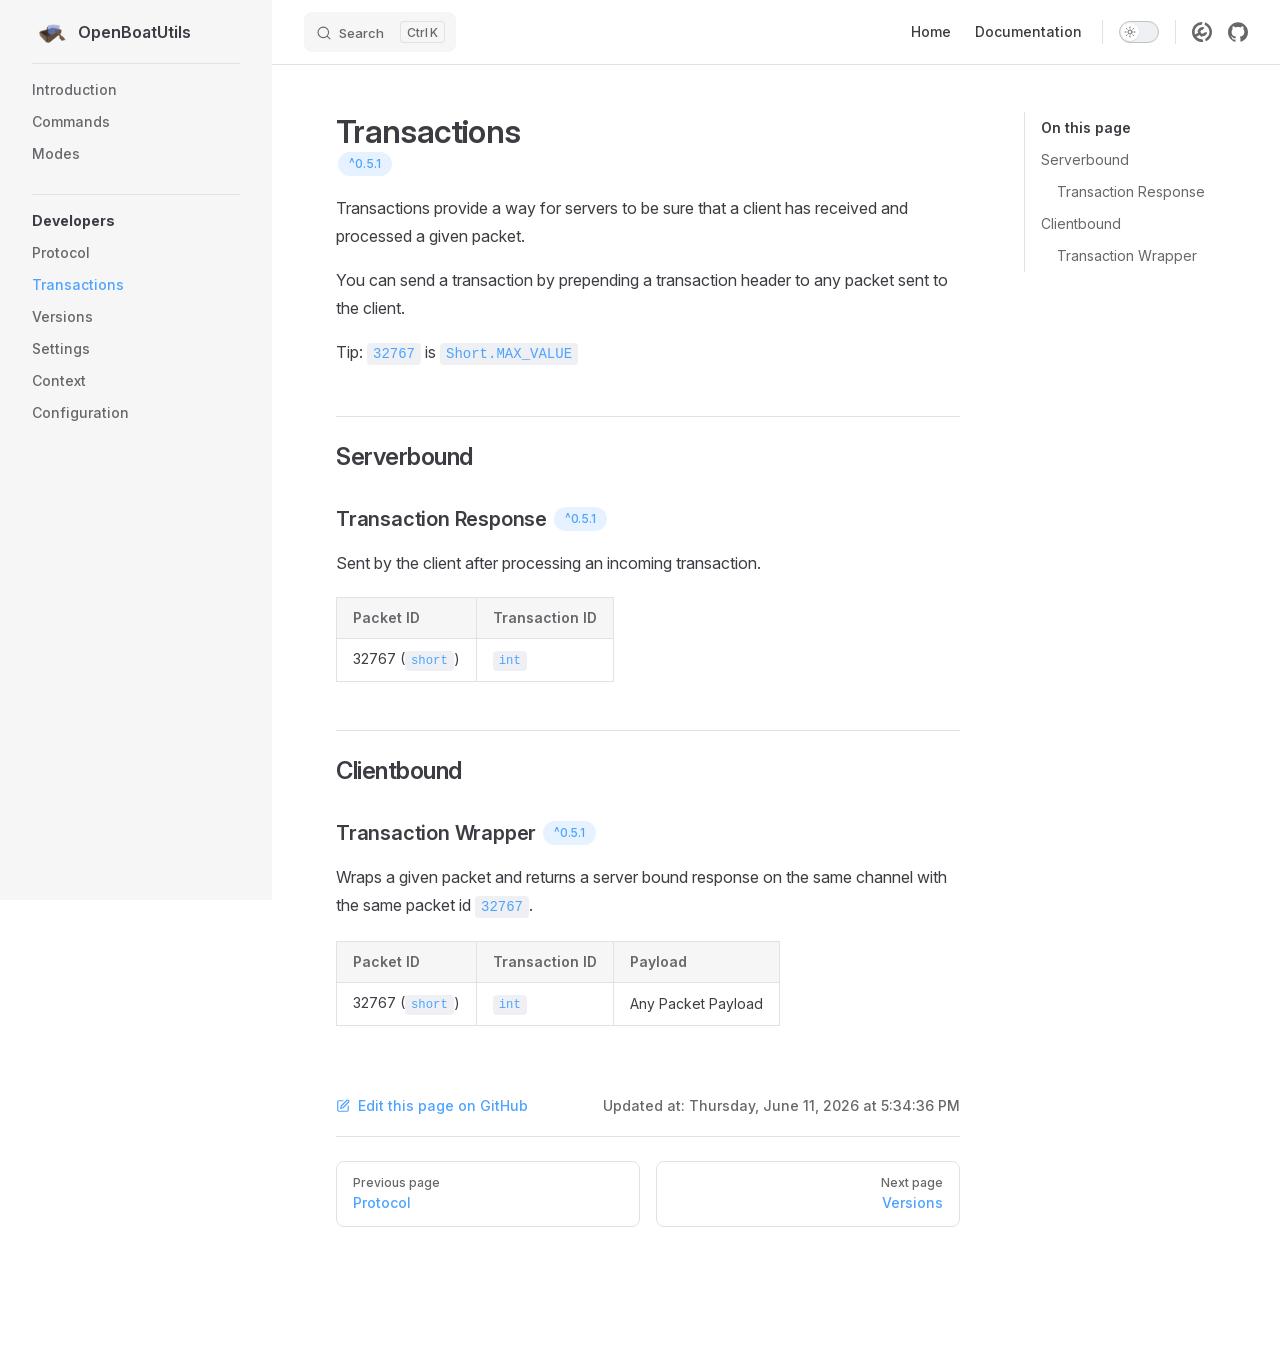
<file: developers/transactions.html>
<!DOCTYPE html>
<html lang="en-US" dir="ltr">
  <head>
    <meta charset="utf-8">
    <meta name="viewport" content="width=device-width,initial-scale=1">
    <title>Transactions | OpenBoatUtils</title>
    <meta name="description" content="Configurable Boat Physics">
    <meta name="generator" content="VitePress v1.6.4">
    <link rel="preload stylesheet" href="/assets/style.CKkoHZ94.css" as="style">
    <link rel="preload stylesheet" href="/vp-icons.css" as="style">
    
    <script type="module" src="/assets/app.C9lFbL92.js"></script>
    <link rel="preload" href="/assets/inter-roman-latin.Di8DUHzh.woff2" as="font" type="font/woff2" crossorigin="">
    <link rel="modulepreload" href="/assets/chunks/theme.-_G_gHoA.js">
    <link rel="modulepreload" href="/assets/chunks/framework.8tqBsFWt.js">
    <link rel="modulepreload" href="/assets/developers_transactions.md._gs2_Shg.lean.js">
    <script id="check-dark-mode">(()=>{const e=localStorage.getItem("vitepress-theme-appearance")||"auto",a=window.matchMedia("(prefers-color-scheme: dark)").matches;(!e||e==="auto"?a:e==="dark")&&document.documentElement.classList.add("dark")})();</script>
    <script id="check-mac-os">document.documentElement.classList.toggle("mac",/Mac|iPhone|iPod|iPad/i.test(navigator.platform));</script>
  </head>
  <body>
    <div id="app"><div class="Layout" data-v-5d98c3a5><!--[--><!--]--><!--[--><span tabindex="-1" data-v-0b0ada53></span><a href="#VPContent" class="VPSkipLink visually-hidden" data-v-0b0ada53>Skip to content</a><!--]--><!----><header class="VPNav" data-v-5d98c3a5 data-v-ae24b3ad><div class="VPNavBar" data-v-ae24b3ad data-v-6aa21345><div class="wrapper" data-v-6aa21345><div class="container" data-v-6aa21345><div class="title" data-v-6aa21345><div class="VPNavBarTitle has-sidebar" data-v-6aa21345 data-v-1168a8e4><a class="title" href="/" data-v-1168a8e4><!--[--><!--]--><!--[--><img class="VPImage logo" src="/logo.png" alt data-v-8426fc1a><!--]--><span data-v-1168a8e4>OpenBoatUtils</span><!--[--><!--]--></a></div></div><div class="content" data-v-6aa21345><div class="content-body" data-v-6aa21345><!--[--><!--]--><div class="VPNavBarSearch search" data-v-6aa21345><!--[--><!----><div id="local-search"><button type="button" class="DocSearch DocSearch-Button" aria-label="Search"><span class="DocSearch-Button-Container"><span class="vp-icon DocSearch-Search-Icon"></span><span class="DocSearch-Button-Placeholder">Search</span></span><span class="DocSearch-Button-Keys"><kbd class="DocSearch-Button-Key"></kbd><kbd class="DocSearch-Button-Key">K</kbd></span></button></div><!--]--></div><nav aria-labelledby="main-nav-aria-label" class="VPNavBarMenu menu" data-v-6aa21345 data-v-dc692963><span id="main-nav-aria-label" class="visually-hidden" data-v-dc692963> Main Navigation </span><!--[--><!--[--><a class="VPLink link VPNavBarMenuLink" href="/" tabindex="0" data-v-dc692963 data-v-e56f3d57><!--[--><span data-v-e56f3d57>Home</span><!--]--></a><!--]--><!--[--><a class="VPLink link VPNavBarMenuLink" href="/introduction.html" tabindex="0" data-v-dc692963 data-v-e56f3d57><!--[--><span data-v-e56f3d57>Documentation</span><!--]--></a><!--]--><!--]--></nav><!----><div class="VPNavBarAppearance appearance" data-v-6aa21345 data-v-6c893767><button class="VPSwitch VPSwitchAppearance" type="button" role="switch" title aria-checked="false" data-v-6c893767 data-v-5337faa4 data-v-1d5665e3><span class="check" data-v-1d5665e3><span class="icon" data-v-1d5665e3><!--[--><span class="vpi-sun sun" data-v-5337faa4></span><span class="vpi-moon moon" data-v-5337faa4></span><!--]--></span></span></button></div><div class="VPSocialLinks VPNavBarSocialLinks social-links" data-v-6aa21345 data-v-0394ad82 data-v-7bc22406><!--[--><a class="VPSocialLink no-icon" href="https://modrinth.com/mod/openboatutils" aria-label="modrinth" target="_blank" rel="noopener" data-v-7bc22406 data-v-bd121fe5><span class="vpi-social-modrinth"></span></a><a class="VPSocialLink no-icon" href="https://github.com/openboatutils/openboatutils" aria-label="github" target="_blank" rel="noopener" data-v-7bc22406 data-v-bd121fe5><span class="vpi-social-github"></span></a><!--]--></div><div class="VPFlyout VPNavBarExtra extra" data-v-6aa21345 data-v-bb2aa2f0 data-v-cf11d7a2><button type="button" class="button" aria-haspopup="true" aria-expanded="false" aria-label="extra navigation" data-v-cf11d7a2><span class="vpi-more-horizontal icon" data-v-cf11d7a2></span></button><div class="menu" data-v-cf11d7a2><div class="VPMenu" data-v-cf11d7a2 data-v-b98bc113><!----><!--[--><!--[--><!----><div class="group" data-v-bb2aa2f0><div class="item appearance" data-v-bb2aa2f0><p class="label" data-v-bb2aa2f0>Appearance</p><div class="appearance-action" data-v-bb2aa2f0><button class="VPSwitch VPSwitchAppearance" type="button" role="switch" title aria-checked="false" data-v-bb2aa2f0 data-v-5337faa4 data-v-1d5665e3><span class="check" data-v-1d5665e3><span class="icon" data-v-1d5665e3><!--[--><span class="vpi-sun sun" data-v-5337faa4></span><span class="vpi-moon moon" data-v-5337faa4></span><!--]--></span></span></button></div></div></div><div class="group" data-v-bb2aa2f0><div class="item social-links" data-v-bb2aa2f0><div class="VPSocialLinks social-links-list" data-v-bb2aa2f0 data-v-7bc22406><!--[--><a class="VPSocialLink no-icon" href="https://modrinth.com/mod/openboatutils" aria-label="modrinth" target="_blank" rel="noopener" data-v-7bc22406 data-v-bd121fe5><span class="vpi-social-modrinth"></span></a><a class="VPSocialLink no-icon" href="https://github.com/openboatutils/openboatutils" aria-label="github" target="_blank" rel="noopener" data-v-7bc22406 data-v-bd121fe5><span class="vpi-social-github"></span></a><!--]--></div></div></div><!--]--><!--]--></div></div></div><!--[--><!--]--><button type="button" class="VPNavBarHamburger hamburger" aria-label="mobile navigation" aria-expanded="false" aria-controls="VPNavScreen" data-v-6aa21345 data-v-e5dd9c1c><span class="container" data-v-e5dd9c1c><span class="top" data-v-e5dd9c1c></span><span class="middle" data-v-e5dd9c1c></span><span class="bottom" data-v-e5dd9c1c></span></span></button></div></div></div></div><div class="divider" data-v-6aa21345><div class="divider-line" data-v-6aa21345></div></div></div><!----></header><div class="VPLocalNav has-sidebar empty" data-v-5d98c3a5 data-v-a6f0e41e><div class="container" data-v-a6f0e41e><button class="menu" aria-expanded="false" aria-controls="VPSidebarNav" data-v-a6f0e41e><span class="vpi-align-left menu-icon" data-v-a6f0e41e></span><span class="menu-text" data-v-a6f0e41e>Menu</span></button><div class="VPLocalNavOutlineDropdown" style="--vp-vh:0px;" data-v-a6f0e41e data-v-8a42e2b4><button data-v-8a42e2b4>Return to top</button><!----></div></div></div><aside class="VPSidebar" data-v-5d98c3a5 data-v-319d5ca6><div class="curtain" data-v-319d5ca6></div><nav class="nav" id="VPSidebarNav" aria-labelledby="sidebar-aria-label" tabindex="-1" data-v-319d5ca6><span class="visually-hidden" id="sidebar-aria-label" data-v-319d5ca6> Sidebar Navigation </span><!--[--><!--]--><!--[--><div class="no-transition group" data-v-c40bc020><section class="VPSidebarItem level-0" data-v-c40bc020 data-v-b3fd67f8><!----><div class="items" data-v-b3fd67f8><!--[--><div class="VPSidebarItem level-1 is-link" data-v-b3fd67f8 data-v-b3fd67f8><div class="item" data-v-b3fd67f8><div class="indicator" data-v-b3fd67f8></div><a class="VPLink link link" href="/introduction.html" data-v-b3fd67f8><!--[--><p class="text" data-v-b3fd67f8>Introduction</p><!--]--></a><!----></div><!----></div><div class="VPSidebarItem level-1 is-link" data-v-b3fd67f8 data-v-b3fd67f8><div class="item" data-v-b3fd67f8><div class="indicator" data-v-b3fd67f8></div><a class="VPLink link link" href="/commands.html" data-v-b3fd67f8><!--[--><p class="text" data-v-b3fd67f8>Commands</p><!--]--></a><!----></div><!----></div><div class="VPSidebarItem level-1 is-link" data-v-b3fd67f8 data-v-b3fd67f8><div class="item" data-v-b3fd67f8><div class="indicator" data-v-b3fd67f8></div><a class="VPLink link link" href="/modes.html" data-v-b3fd67f8><!--[--><p class="text" data-v-b3fd67f8>Modes</p><!--]--></a><!----></div><!----></div><!--]--></div></section></div><div class="no-transition group" data-v-c40bc020><section class="VPSidebarItem level-0 has-active" data-v-c40bc020 data-v-b3fd67f8><div class="item" role="button" tabindex="0" data-v-b3fd67f8><div class="indicator" data-v-b3fd67f8></div><h2 class="text" data-v-b3fd67f8>Developers</h2><!----></div><div class="items" data-v-b3fd67f8><!--[--><div class="VPSidebarItem level-1 is-link" data-v-b3fd67f8 data-v-b3fd67f8><div class="item" data-v-b3fd67f8><div class="indicator" data-v-b3fd67f8></div><a class="VPLink link link" href="/developers/protocol.html" data-v-b3fd67f8><!--[--><p class="text" data-v-b3fd67f8>Protocol</p><!--]--></a><!----></div><!----></div><div class="VPSidebarItem level-1 is-link" data-v-b3fd67f8 data-v-b3fd67f8><div class="item" data-v-b3fd67f8><div class="indicator" data-v-b3fd67f8></div><a class="VPLink link link" href="/developers/transactions.html" data-v-b3fd67f8><!--[--><p class="text" data-v-b3fd67f8>Transactions</p><!--]--></a><!----></div><!----></div><div class="VPSidebarItem level-1 is-link" data-v-b3fd67f8 data-v-b3fd67f8><div class="item" data-v-b3fd67f8><div class="indicator" data-v-b3fd67f8></div><a class="VPLink link link" href="/developers/versions.html" data-v-b3fd67f8><!--[--><p class="text" data-v-b3fd67f8>Versions</p><!--]--></a><!----></div><!----></div><div class="VPSidebarItem level-1 is-link" data-v-b3fd67f8 data-v-b3fd67f8><div class="item" data-v-b3fd67f8><div class="indicator" data-v-b3fd67f8></div><a class="VPLink link link" href="/developers/settings.html" data-v-b3fd67f8><!--[--><p class="text" data-v-b3fd67f8>Settings</p><!--]--></a><!----></div><!----></div><div class="VPSidebarItem level-1 is-link" data-v-b3fd67f8 data-v-b3fd67f8><div class="item" data-v-b3fd67f8><div class="indicator" data-v-b3fd67f8></div><a class="VPLink link link" href="/developers/context.html" data-v-b3fd67f8><!--[--><p class="text" data-v-b3fd67f8>Context</p><!--]--></a><!----></div><!----></div><div class="VPSidebarItem level-1 is-link" data-v-b3fd67f8 data-v-b3fd67f8><div class="item" data-v-b3fd67f8><div class="indicator" data-v-b3fd67f8></div><a class="VPLink link link" href="/developers/configuration.html" data-v-b3fd67f8><!--[--><p class="text" data-v-b3fd67f8>Configuration</p><!--]--></a><!----></div><!----></div><!--]--></div></section></div><!--]--><!--[--><!--]--></nav></aside><div class="VPContent has-sidebar" id="VPContent" data-v-5d98c3a5 data-v-1428d186><div class="VPDoc has-sidebar has-aside" data-v-1428d186 data-v-39a288b8><!--[--><!--]--><div class="container" data-v-39a288b8><div class="aside" data-v-39a288b8><div class="aside-curtain" data-v-39a288b8></div><div class="aside-container" data-v-39a288b8><div class="aside-content" data-v-39a288b8><div class="VPDocAside" data-v-39a288b8 data-v-3f215769><!--[--><!--]--><!--[--><!--]--><nav aria-labelledby="doc-outline-aria-label" class="VPDocAsideOutline" data-v-3f215769 data-v-a5bbad30><div class="content" data-v-a5bbad30><div class="outline-marker" data-v-a5bbad30></div><div aria-level="2" class="outline-title" id="doc-outline-aria-label" role="heading" data-v-a5bbad30>On this page</div><ul class="VPDocOutlineItem root" data-v-a5bbad30 data-v-b933a997><!--[--><!--]--></ul></div></nav><!--[--><!--]--><div class="spacer" data-v-3f215769></div><!--[--><!--]--><!----><!--[--><!--]--><!--[--><!--]--></div></div></div></div><div class="content" data-v-39a288b8><div class="content-container" data-v-39a288b8><!--[--><!--]--><main class="main" data-v-39a288b8><div style="position:relative;" class="vp-doc _developers_transactions" data-v-39a288b8><div><h1 id="transactions" tabindex="-1">Transactions <a class="header-anchor" href="#transactions" aria-label="Permalink to &quot;Transactions&quot;">​</a></h1><span class="VPBadge tip"><!--[-->^0.5.1<!--]--></span><p>Transactions provide a way for servers to be sure that a client has received and processed a given packet.</p><p>You can send a transaction by prepending a transaction header to any packet sent to the client.</p><p>Tip: <code>32767</code> is <code>Short.MAX_VALUE</code></p><h2 id="serverbound" tabindex="-1">Serverbound <a class="header-anchor" href="#serverbound" aria-label="Permalink to &quot;Serverbound&quot;">​</a></h2><h3 id="transaction-response" tabindex="-1">Transaction Response <span class="VPBadge tip"><!--[-->^0.5.1<!--]--></span> <a class="header-anchor" href="#transaction-response" aria-label="Permalink to &quot;Transaction Response &lt;Badge type=&quot;tip&quot; text=&quot;^0.5.1&quot; /&gt;&quot;">​</a></h3><p>Sent by the client after processing an incoming transaction.</p><table tabindex="0"><thead><tr><th>Packet ID</th><th>Transaction ID</th></tr></thead><tbody><tr><td>32767 (<code>short</code>)</td><td><code>int</code></td></tr></tbody></table><h2 id="clientbound" tabindex="-1">Clientbound <a class="header-anchor" href="#clientbound" aria-label="Permalink to &quot;Clientbound&quot;">​</a></h2><h3 id="transaction-wrapper" tabindex="-1">Transaction Wrapper <span class="VPBadge tip"><!--[-->^0.5.1<!--]--></span> <a class="header-anchor" href="#transaction-wrapper" aria-label="Permalink to &quot;Transaction Wrapper &lt;Badge type=&quot;tip&quot; text=&quot;^0.5.1&quot; /&gt;&quot;">​</a></h3><p>Wraps a given packet and returns a server bound response on the same channel with the same packet id <code>32767</code>.</p><table tabindex="0"><thead><tr><th>Packet ID</th><th>Transaction ID</th><th>Payload</th></tr></thead><tbody><tr><td>32767 (<code>short</code>)</td><td><code>int</code></td><td>Any Packet Payload</td></tr></tbody></table></div></div></main><footer class="VPDocFooter" data-v-39a288b8 data-v-e257564d><!--[--><!--]--><div class="edit-info" data-v-e257564d><div class="edit-link" data-v-e257564d><a class="VPLink link vp-external-link-icon no-icon edit-link-button" href="https://github.com/openboatutils/openboatutils/edit/main/docs/developers/transactions.md" target="_blank" rel="noreferrer" data-v-e257564d><!--[--><span class="vpi-square-pen edit-link-icon" data-v-e257564d></span> Edit this page on GitHub<!--]--></a></div><div class="last-updated" data-v-e257564d><p class="VPLastUpdated" data-v-e257564d data-v-e98dd255>Updated at: <time datetime="2026-06-11T17:34:36.000Z" data-v-e98dd255></time></p></div></div><nav class="prev-next" aria-labelledby="doc-footer-aria-label" data-v-e257564d><span class="visually-hidden" id="doc-footer-aria-label" data-v-e257564d>Pager</span><div class="pager" data-v-e257564d><a class="VPLink link pager-link prev" href="/developers/protocol.html" data-v-e257564d><!--[--><span class="desc" data-v-e257564d>Previous page</span><span class="title" data-v-e257564d>Protocol</span><!--]--></a></div><div class="pager" data-v-e257564d><a class="VPLink link pager-link next" href="/developers/versions.html" data-v-e257564d><!--[--><span class="desc" data-v-e257564d>Next page</span><span class="title" data-v-e257564d>Versions</span><!--]--></a></div></nav></footer><!--[--><!--]--></div></div></div><!--[--><!--]--></div></div><footer class="VPFooter has-sidebar" data-v-5d98c3a5 data-v-e315a0ad><div class="container" data-v-e315a0ad><p class="message" data-v-e315a0ad>Released under the MIT License.</p><!----></div></footer><!--[--><!--]--></div></div>
    <script>window.__VP_HASH_MAP__=JSON.parse("{\"commands.md\":\"JZ8c_A9J\",\"developers_configuration.md\":\"IYfku5fc\",\"developers_context.md\":\"eJq3aOPG\",\"developers_protocol.md\":\"DUdCC0Hf\",\"developers_settings.md\":\"qDD7gt1I\",\"developers_transactions.md\":\"_gs2_Shg\",\"developers_versions.md\":\"DCv0wHt6\",\"index.md\":\"BsoCHrKt\",\"introduction.md\":\"Buu9_ZXW\",\"modes.md\":\"UccYx6QY\"}");window.__VP_SITE_DATA__=JSON.parse("{\"lang\":\"en-US\",\"dir\":\"ltr\",\"title\":\"OpenBoatUtils\",\"description\":\"Configurable Boat Physics\",\"base\":\"/\",\"head\":[],\"router\":{\"prefetchLinks\":true},\"appearance\":true,\"themeConfig\":{\"nav\":[{\"text\":\"Home\",\"link\":\"/\"},{\"text\":\"Documentation\",\"link\":\"/introduction\"}],\"sidebar\":[{\"items\":[{\"text\":\"Introduction\",\"link\":\"/introduction\"},{\"text\":\"Commands\",\"link\":\"/commands\"},{\"text\":\"Modes\",\"link\":\"/modes\"}]},{\"text\":\"Developers\",\"items\":[{\"text\":\"Protocol\",\"link\":\"/developers/protocol\"},{\"text\":\"Transactions\",\"link\":\"/developers/transactions\"},{\"text\":\"Versions\",\"link\":\"/developers/versions\"},{\"text\":\"Settings\",\"link\":\"/developers/settings\"},{\"text\":\"Context\",\"link\":\"/developers/context\"},{\"text\":\"Configuration\",\"link\":\"/developers/configuration\"}]}],\"logo\":\"/logo.png\",\"socialLinks\":[{\"icon\":\"modrinth\",\"link\":\"https://modrinth.com/mod/openboatutils\"},{\"icon\":\"github\",\"link\":\"https://github.com/openboatutils/openboatutils\"}],\"editLink\":{\"pattern\":\"https://github.com/openboatutils/openboatutils/edit/main/docs/:path\",\"text\":\"Edit this page on GitHub\"},\"search\":{\"provider\":\"local\"},\"footer\":{\"message\":\"Released under the MIT License.\"},\"lastUpdated\":{\"text\":\"Updated at\",\"formatOptions\":{\"dateStyle\":\"full\",\"timeStyle\":\"medium\"}}},\"locales\":{},\"scrollOffset\":134,\"cleanUrls\":false}");</script>
    
  </body>
</html>
</file>
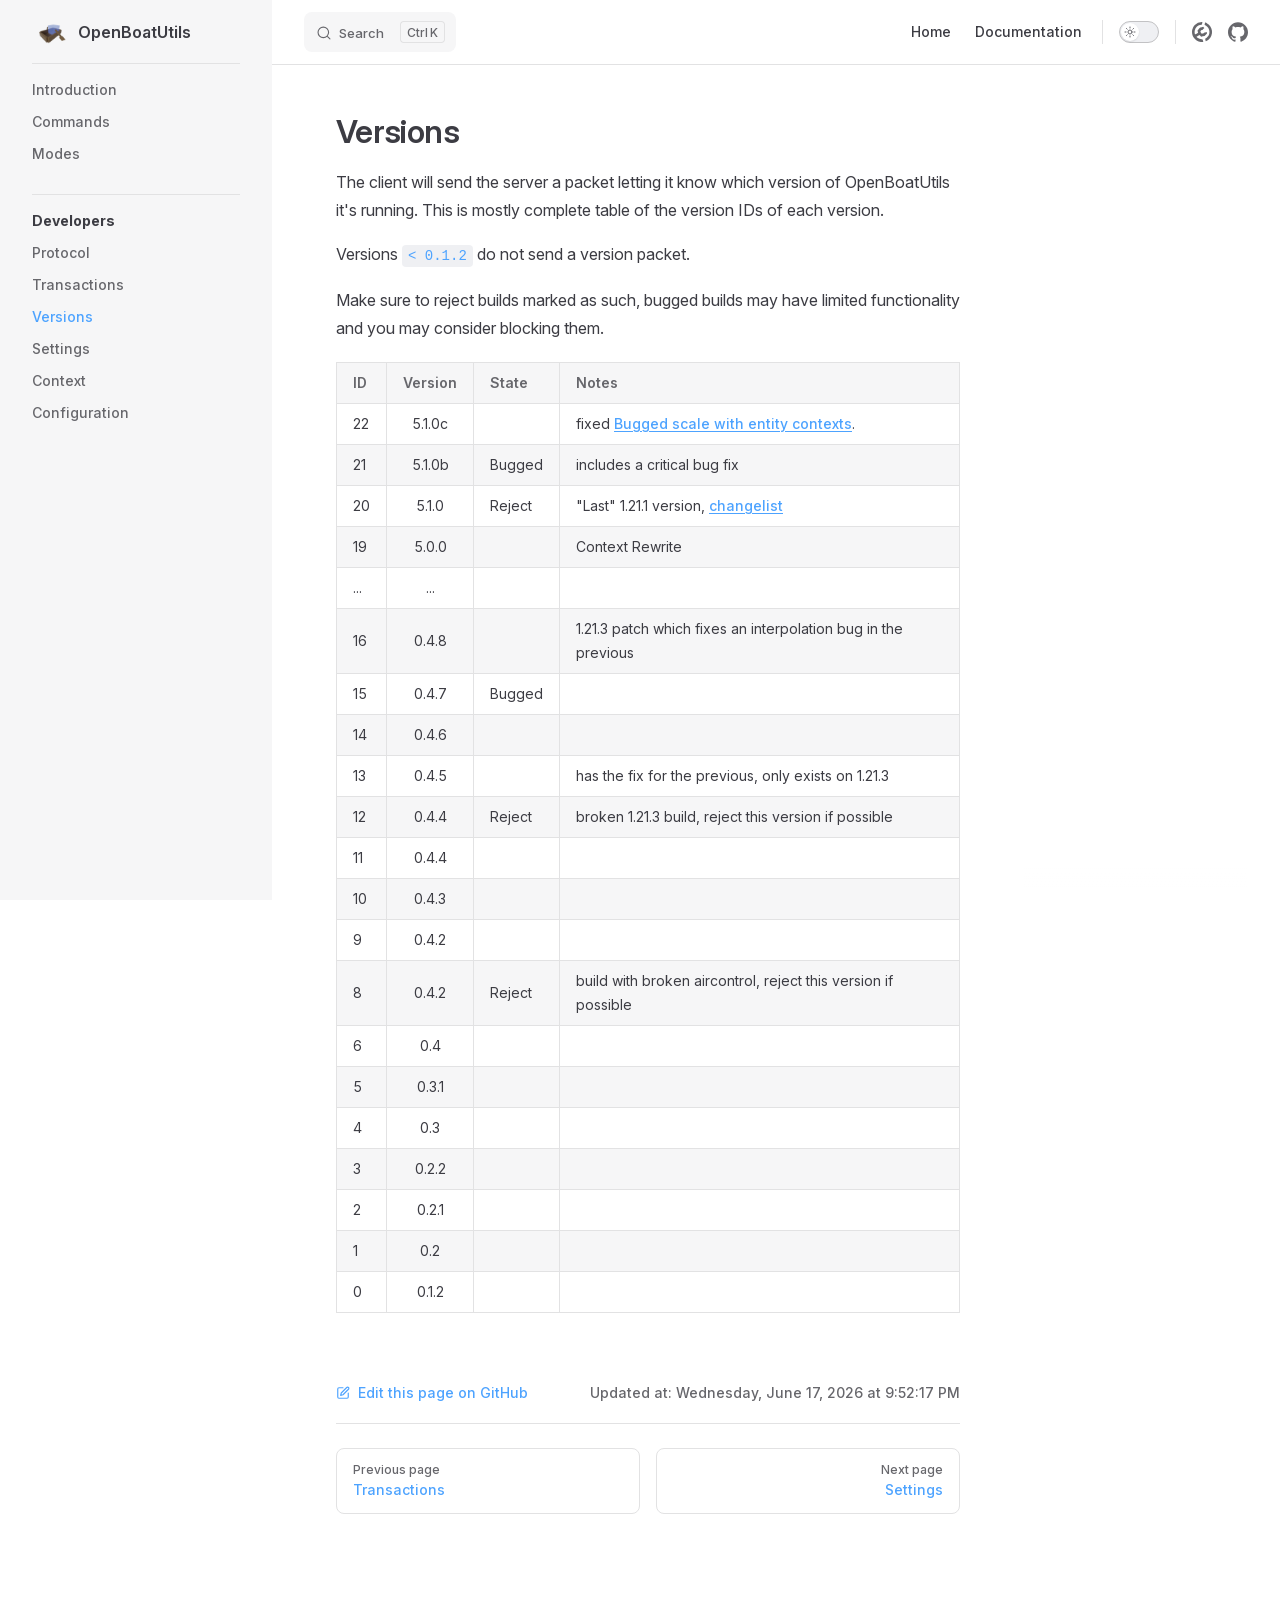
<file: developers/versions.html>
<!DOCTYPE html>
<html lang="en-US" dir="ltr">
  <head>
    <meta charset="utf-8">
    <meta name="viewport" content="width=device-width,initial-scale=1">
    <title>Versions | OpenBoatUtils</title>
    <meta name="description" content="Configurable Boat Physics">
    <meta name="generator" content="VitePress v1.6.4">
    <link rel="preload stylesheet" href="/assets/style.CKkoHZ94.css" as="style">
    <link rel="preload stylesheet" href="/vp-icons.css" as="style">
    
    <script type="module" src="/assets/app.C9lFbL92.js"></script>
    <link rel="preload" href="/assets/inter-roman-latin.Di8DUHzh.woff2" as="font" type="font/woff2" crossorigin="">
    <link rel="modulepreload" href="/assets/chunks/theme.-_G_gHoA.js">
    <link rel="modulepreload" href="/assets/chunks/framework.8tqBsFWt.js">
    <link rel="modulepreload" href="/assets/developers_versions.md.DCv0wHt6.lean.js">
    <script id="check-dark-mode">(()=>{const e=localStorage.getItem("vitepress-theme-appearance")||"auto",a=window.matchMedia("(prefers-color-scheme: dark)").matches;(!e||e==="auto"?a:e==="dark")&&document.documentElement.classList.add("dark")})();</script>
    <script id="check-mac-os">document.documentElement.classList.toggle("mac",/Mac|iPhone|iPod|iPad/i.test(navigator.platform));</script>
  </head>
  <body>
    <div id="app"><div class="Layout" data-v-5d98c3a5><!--[--><!--]--><!--[--><span tabindex="-1" data-v-0b0ada53></span><a href="#VPContent" class="VPSkipLink visually-hidden" data-v-0b0ada53>Skip to content</a><!--]--><!----><header class="VPNav" data-v-5d98c3a5 data-v-ae24b3ad><div class="VPNavBar" data-v-ae24b3ad data-v-6aa21345><div class="wrapper" data-v-6aa21345><div class="container" data-v-6aa21345><div class="title" data-v-6aa21345><div class="VPNavBarTitle has-sidebar" data-v-6aa21345 data-v-1168a8e4><a class="title" href="/" data-v-1168a8e4><!--[--><!--]--><!--[--><img class="VPImage logo" src="/logo.png" alt data-v-8426fc1a><!--]--><span data-v-1168a8e4>OpenBoatUtils</span><!--[--><!--]--></a></div></div><div class="content" data-v-6aa21345><div class="content-body" data-v-6aa21345><!--[--><!--]--><div class="VPNavBarSearch search" data-v-6aa21345><!--[--><!----><div id="local-search"><button type="button" class="DocSearch DocSearch-Button" aria-label="Search"><span class="DocSearch-Button-Container"><span class="vp-icon DocSearch-Search-Icon"></span><span class="DocSearch-Button-Placeholder">Search</span></span><span class="DocSearch-Button-Keys"><kbd class="DocSearch-Button-Key"></kbd><kbd class="DocSearch-Button-Key">K</kbd></span></button></div><!--]--></div><nav aria-labelledby="main-nav-aria-label" class="VPNavBarMenu menu" data-v-6aa21345 data-v-dc692963><span id="main-nav-aria-label" class="visually-hidden" data-v-dc692963> Main Navigation </span><!--[--><!--[--><a class="VPLink link VPNavBarMenuLink" href="/" tabindex="0" data-v-dc692963 data-v-e56f3d57><!--[--><span data-v-e56f3d57>Home</span><!--]--></a><!--]--><!--[--><a class="VPLink link VPNavBarMenuLink" href="/introduction.html" tabindex="0" data-v-dc692963 data-v-e56f3d57><!--[--><span data-v-e56f3d57>Documentation</span><!--]--></a><!--]--><!--]--></nav><!----><div class="VPNavBarAppearance appearance" data-v-6aa21345 data-v-6c893767><button class="VPSwitch VPSwitchAppearance" type="button" role="switch" title aria-checked="false" data-v-6c893767 data-v-5337faa4 data-v-1d5665e3><span class="check" data-v-1d5665e3><span class="icon" data-v-1d5665e3><!--[--><span class="vpi-sun sun" data-v-5337faa4></span><span class="vpi-moon moon" data-v-5337faa4></span><!--]--></span></span></button></div><div class="VPSocialLinks VPNavBarSocialLinks social-links" data-v-6aa21345 data-v-0394ad82 data-v-7bc22406><!--[--><a class="VPSocialLink no-icon" href="https://modrinth.com/mod/openboatutils" aria-label="modrinth" target="_blank" rel="noopener" data-v-7bc22406 data-v-bd121fe5><span class="vpi-social-modrinth"></span></a><a class="VPSocialLink no-icon" href="https://github.com/openboatutils/openboatutils" aria-label="github" target="_blank" rel="noopener" data-v-7bc22406 data-v-bd121fe5><span class="vpi-social-github"></span></a><!--]--></div><div class="VPFlyout VPNavBarExtra extra" data-v-6aa21345 data-v-bb2aa2f0 data-v-cf11d7a2><button type="button" class="button" aria-haspopup="true" aria-expanded="false" aria-label="extra navigation" data-v-cf11d7a2><span class="vpi-more-horizontal icon" data-v-cf11d7a2></span></button><div class="menu" data-v-cf11d7a2><div class="VPMenu" data-v-cf11d7a2 data-v-b98bc113><!----><!--[--><!--[--><!----><div class="group" data-v-bb2aa2f0><div class="item appearance" data-v-bb2aa2f0><p class="label" data-v-bb2aa2f0>Appearance</p><div class="appearance-action" data-v-bb2aa2f0><button class="VPSwitch VPSwitchAppearance" type="button" role="switch" title aria-checked="false" data-v-bb2aa2f0 data-v-5337faa4 data-v-1d5665e3><span class="check" data-v-1d5665e3><span class="icon" data-v-1d5665e3><!--[--><span class="vpi-sun sun" data-v-5337faa4></span><span class="vpi-moon moon" data-v-5337faa4></span><!--]--></span></span></button></div></div></div><div class="group" data-v-bb2aa2f0><div class="item social-links" data-v-bb2aa2f0><div class="VPSocialLinks social-links-list" data-v-bb2aa2f0 data-v-7bc22406><!--[--><a class="VPSocialLink no-icon" href="https://modrinth.com/mod/openboatutils" aria-label="modrinth" target="_blank" rel="noopener" data-v-7bc22406 data-v-bd121fe5><span class="vpi-social-modrinth"></span></a><a class="VPSocialLink no-icon" href="https://github.com/openboatutils/openboatutils" aria-label="github" target="_blank" rel="noopener" data-v-7bc22406 data-v-bd121fe5><span class="vpi-social-github"></span></a><!--]--></div></div></div><!--]--><!--]--></div></div></div><!--[--><!--]--><button type="button" class="VPNavBarHamburger hamburger" aria-label="mobile navigation" aria-expanded="false" aria-controls="VPNavScreen" data-v-6aa21345 data-v-e5dd9c1c><span class="container" data-v-e5dd9c1c><span class="top" data-v-e5dd9c1c></span><span class="middle" data-v-e5dd9c1c></span><span class="bottom" data-v-e5dd9c1c></span></span></button></div></div></div></div><div class="divider" data-v-6aa21345><div class="divider-line" data-v-6aa21345></div></div></div><!----></header><div class="VPLocalNav has-sidebar empty" data-v-5d98c3a5 data-v-a6f0e41e><div class="container" data-v-a6f0e41e><button class="menu" aria-expanded="false" aria-controls="VPSidebarNav" data-v-a6f0e41e><span class="vpi-align-left menu-icon" data-v-a6f0e41e></span><span class="menu-text" data-v-a6f0e41e>Menu</span></button><div class="VPLocalNavOutlineDropdown" style="--vp-vh:0px;" data-v-a6f0e41e data-v-8a42e2b4><button data-v-8a42e2b4>Return to top</button><!----></div></div></div><aside class="VPSidebar" data-v-5d98c3a5 data-v-319d5ca6><div class="curtain" data-v-319d5ca6></div><nav class="nav" id="VPSidebarNav" aria-labelledby="sidebar-aria-label" tabindex="-1" data-v-319d5ca6><span class="visually-hidden" id="sidebar-aria-label" data-v-319d5ca6> Sidebar Navigation </span><!--[--><!--]--><!--[--><div class="no-transition group" data-v-c40bc020><section class="VPSidebarItem level-0" data-v-c40bc020 data-v-b3fd67f8><!----><div class="items" data-v-b3fd67f8><!--[--><div class="VPSidebarItem level-1 is-link" data-v-b3fd67f8 data-v-b3fd67f8><div class="item" data-v-b3fd67f8><div class="indicator" data-v-b3fd67f8></div><a class="VPLink link link" href="/introduction.html" data-v-b3fd67f8><!--[--><p class="text" data-v-b3fd67f8>Introduction</p><!--]--></a><!----></div><!----></div><div class="VPSidebarItem level-1 is-link" data-v-b3fd67f8 data-v-b3fd67f8><div class="item" data-v-b3fd67f8><div class="indicator" data-v-b3fd67f8></div><a class="VPLink link link" href="/commands.html" data-v-b3fd67f8><!--[--><p class="text" data-v-b3fd67f8>Commands</p><!--]--></a><!----></div><!----></div><div class="VPSidebarItem level-1 is-link" data-v-b3fd67f8 data-v-b3fd67f8><div class="item" data-v-b3fd67f8><div class="indicator" data-v-b3fd67f8></div><a class="VPLink link link" href="/modes.html" data-v-b3fd67f8><!--[--><p class="text" data-v-b3fd67f8>Modes</p><!--]--></a><!----></div><!----></div><!--]--></div></section></div><div class="no-transition group" data-v-c40bc020><section class="VPSidebarItem level-0 has-active" data-v-c40bc020 data-v-b3fd67f8><div class="item" role="button" tabindex="0" data-v-b3fd67f8><div class="indicator" data-v-b3fd67f8></div><h2 class="text" data-v-b3fd67f8>Developers</h2><!----></div><div class="items" data-v-b3fd67f8><!--[--><div class="VPSidebarItem level-1 is-link" data-v-b3fd67f8 data-v-b3fd67f8><div class="item" data-v-b3fd67f8><div class="indicator" data-v-b3fd67f8></div><a class="VPLink link link" href="/developers/protocol.html" data-v-b3fd67f8><!--[--><p class="text" data-v-b3fd67f8>Protocol</p><!--]--></a><!----></div><!----></div><div class="VPSidebarItem level-1 is-link" data-v-b3fd67f8 data-v-b3fd67f8><div class="item" data-v-b3fd67f8><div class="indicator" data-v-b3fd67f8></div><a class="VPLink link link" href="/developers/transactions.html" data-v-b3fd67f8><!--[--><p class="text" data-v-b3fd67f8>Transactions</p><!--]--></a><!----></div><!----></div><div class="VPSidebarItem level-1 is-link" data-v-b3fd67f8 data-v-b3fd67f8><div class="item" data-v-b3fd67f8><div class="indicator" data-v-b3fd67f8></div><a class="VPLink link link" href="/developers/versions.html" data-v-b3fd67f8><!--[--><p class="text" data-v-b3fd67f8>Versions</p><!--]--></a><!----></div><!----></div><div class="VPSidebarItem level-1 is-link" data-v-b3fd67f8 data-v-b3fd67f8><div class="item" data-v-b3fd67f8><div class="indicator" data-v-b3fd67f8></div><a class="VPLink link link" href="/developers/settings.html" data-v-b3fd67f8><!--[--><p class="text" data-v-b3fd67f8>Settings</p><!--]--></a><!----></div><!----></div><div class="VPSidebarItem level-1 is-link" data-v-b3fd67f8 data-v-b3fd67f8><div class="item" data-v-b3fd67f8><div class="indicator" data-v-b3fd67f8></div><a class="VPLink link link" href="/developers/context.html" data-v-b3fd67f8><!--[--><p class="text" data-v-b3fd67f8>Context</p><!--]--></a><!----></div><!----></div><div class="VPSidebarItem level-1 is-link" data-v-b3fd67f8 data-v-b3fd67f8><div class="item" data-v-b3fd67f8><div class="indicator" data-v-b3fd67f8></div><a class="VPLink link link" href="/developers/configuration.html" data-v-b3fd67f8><!--[--><p class="text" data-v-b3fd67f8>Configuration</p><!--]--></a><!----></div><!----></div><!--]--></div></section></div><!--]--><!--[--><!--]--></nav></aside><div class="VPContent has-sidebar" id="VPContent" data-v-5d98c3a5 data-v-1428d186><div class="VPDoc has-sidebar has-aside" data-v-1428d186 data-v-39a288b8><!--[--><!--]--><div class="container" data-v-39a288b8><div class="aside" data-v-39a288b8><div class="aside-curtain" data-v-39a288b8></div><div class="aside-container" data-v-39a288b8><div class="aside-content" data-v-39a288b8><div class="VPDocAside" data-v-39a288b8 data-v-3f215769><!--[--><!--]--><!--[--><!--]--><nav aria-labelledby="doc-outline-aria-label" class="VPDocAsideOutline" data-v-3f215769 data-v-a5bbad30><div class="content" data-v-a5bbad30><div class="outline-marker" data-v-a5bbad30></div><div aria-level="2" class="outline-title" id="doc-outline-aria-label" role="heading" data-v-a5bbad30>On this page</div><ul class="VPDocOutlineItem root" data-v-a5bbad30 data-v-b933a997><!--[--><!--]--></ul></div></nav><!--[--><!--]--><div class="spacer" data-v-3f215769></div><!--[--><!--]--><!----><!--[--><!--]--><!--[--><!--]--></div></div></div></div><div class="content" data-v-39a288b8><div class="content-container" data-v-39a288b8><!--[--><!--]--><main class="main" data-v-39a288b8><div style="position:relative;" class="vp-doc _developers_versions" data-v-39a288b8><div><h1 id="versions" tabindex="-1">Versions <a class="header-anchor" href="#versions" aria-label="Permalink to &quot;Versions&quot;">​</a></h1><p>The client will send the server a packet letting it know which version of OpenBoatUtils it&#39;s running. This is mostly complete table of the version IDs of each version.</p><p>Versions <code>&lt; 0.1.2</code> do not send a version packet.</p><p>Make sure to reject builds marked as such, bugged builds may have limited functionality and you may consider blocking them.</p><table tabindex="0"><thead><tr><th>ID</th><th style="text-align:center;">Version</th><th>State</th><th>Notes</th></tr></thead><tbody><tr><td>22</td><td style="text-align:center;">5.1.0c</td><td></td><td>fixed <a href="https://github.com/OpenBoatUtils/OpenBoatUtils/pull/23" target="_blank" rel="noreferrer">Bugged scale with entity contexts</a>.</td></tr><tr><td>21</td><td style="text-align:center;">5.1.0b</td><td>Bugged</td><td>includes a critical bug fix</td></tr><tr><td>20</td><td style="text-align:center;">5.1.0</td><td>Reject</td><td>&quot;Last&quot; 1.21.1 version, <a href="https://github.com/OpenBoatUtils/OpenBoatUtils/milestone/2?closed=1" target="_blank" rel="noreferrer">changelist</a></td></tr><tr><td>19</td><td style="text-align:center;">5.0.0</td><td></td><td>Context Rewrite</td></tr><tr><td>...</td><td style="text-align:center;">...</td><td></td><td></td></tr><tr><td>16</td><td style="text-align:center;">0.4.8</td><td></td><td>1.21.3 patch which fixes an interpolation bug in the previous</td></tr><tr><td>15</td><td style="text-align:center;">0.4.7</td><td>Bugged</td><td></td></tr><tr><td>14</td><td style="text-align:center;">0.4.6</td><td></td><td></td></tr><tr><td>13</td><td style="text-align:center;">0.4.5</td><td></td><td>has the fix for the previous, only exists on 1.21.3</td></tr><tr><td>12</td><td style="text-align:center;">0.4.4</td><td>Reject</td><td>broken 1.21.3 build, reject this version if possible</td></tr><tr><td>11</td><td style="text-align:center;">0.4.4</td><td></td><td></td></tr><tr><td>10</td><td style="text-align:center;">0.4.3</td><td></td><td></td></tr><tr><td>9</td><td style="text-align:center;">0.4.2</td><td></td><td></td></tr><tr><td>8</td><td style="text-align:center;">0.4.2</td><td>Reject</td><td>build with broken aircontrol, reject this version if possible</td></tr><tr><td>6</td><td style="text-align:center;">0.4</td><td></td><td></td></tr><tr><td>5</td><td style="text-align:center;">0.3.1</td><td></td><td></td></tr><tr><td>4</td><td style="text-align:center;">0.3</td><td></td><td></td></tr><tr><td>3</td><td style="text-align:center;">0.2.2</td><td></td><td></td></tr><tr><td>2</td><td style="text-align:center;">0.2.1</td><td></td><td></td></tr><tr><td>1</td><td style="text-align:center;">0.2</td><td></td><td></td></tr><tr><td>0</td><td style="text-align:center;">0.1.2</td><td></td><td></td></tr></tbody></table></div></div></main><footer class="VPDocFooter" data-v-39a288b8 data-v-e257564d><!--[--><!--]--><div class="edit-info" data-v-e257564d><div class="edit-link" data-v-e257564d><a class="VPLink link vp-external-link-icon no-icon edit-link-button" href="https://github.com/openboatutils/openboatutils/edit/main/docs/developers/versions.md" target="_blank" rel="noreferrer" data-v-e257564d><!--[--><span class="vpi-square-pen edit-link-icon" data-v-e257564d></span> Edit this page on GitHub<!--]--></a></div><div class="last-updated" data-v-e257564d><p class="VPLastUpdated" data-v-e257564d data-v-e98dd255>Updated at: <time datetime="2026-06-17T21:52:17.000Z" data-v-e98dd255></time></p></div></div><nav class="prev-next" aria-labelledby="doc-footer-aria-label" data-v-e257564d><span class="visually-hidden" id="doc-footer-aria-label" data-v-e257564d>Pager</span><div class="pager" data-v-e257564d><a class="VPLink link pager-link prev" href="/developers/transactions.html" data-v-e257564d><!--[--><span class="desc" data-v-e257564d>Previous page</span><span class="title" data-v-e257564d>Transactions</span><!--]--></a></div><div class="pager" data-v-e257564d><a class="VPLink link pager-link next" href="/developers/settings.html" data-v-e257564d><!--[--><span class="desc" data-v-e257564d>Next page</span><span class="title" data-v-e257564d>Settings</span><!--]--></a></div></nav></footer><!--[--><!--]--></div></div></div><!--[--><!--]--></div></div><footer class="VPFooter has-sidebar" data-v-5d98c3a5 data-v-e315a0ad><div class="container" data-v-e315a0ad><p class="message" data-v-e315a0ad>Released under the MIT License.</p><!----></div></footer><!--[--><!--]--></div></div>
    <script>window.__VP_HASH_MAP__=JSON.parse("{\"commands.md\":\"JZ8c_A9J\",\"developers_configuration.md\":\"IYfku5fc\",\"developers_context.md\":\"eJq3aOPG\",\"developers_protocol.md\":\"DUdCC0Hf\",\"developers_settings.md\":\"qDD7gt1I\",\"developers_transactions.md\":\"_gs2_Shg\",\"developers_versions.md\":\"DCv0wHt6\",\"index.md\":\"BsoCHrKt\",\"introduction.md\":\"Buu9_ZXW\",\"modes.md\":\"UccYx6QY\"}");window.__VP_SITE_DATA__=JSON.parse("{\"lang\":\"en-US\",\"dir\":\"ltr\",\"title\":\"OpenBoatUtils\",\"description\":\"Configurable Boat Physics\",\"base\":\"/\",\"head\":[],\"router\":{\"prefetchLinks\":true},\"appearance\":true,\"themeConfig\":{\"nav\":[{\"text\":\"Home\",\"link\":\"/\"},{\"text\":\"Documentation\",\"link\":\"/introduction\"}],\"sidebar\":[{\"items\":[{\"text\":\"Introduction\",\"link\":\"/introduction\"},{\"text\":\"Commands\",\"link\":\"/commands\"},{\"text\":\"Modes\",\"link\":\"/modes\"}]},{\"text\":\"Developers\",\"items\":[{\"text\":\"Protocol\",\"link\":\"/developers/protocol\"},{\"text\":\"Transactions\",\"link\":\"/developers/transactions\"},{\"text\":\"Versions\",\"link\":\"/developers/versions\"},{\"text\":\"Settings\",\"link\":\"/developers/settings\"},{\"text\":\"Context\",\"link\":\"/developers/context\"},{\"text\":\"Configuration\",\"link\":\"/developers/configuration\"}]}],\"logo\":\"/logo.png\",\"socialLinks\":[{\"icon\":\"modrinth\",\"link\":\"https://modrinth.com/mod/openboatutils\"},{\"icon\":\"github\",\"link\":\"https://github.com/openboatutils/openboatutils\"}],\"editLink\":{\"pattern\":\"https://github.com/openboatutils/openboatutils/edit/main/docs/:path\",\"text\":\"Edit this page on GitHub\"},\"search\":{\"provider\":\"local\"},\"footer\":{\"message\":\"Released under the MIT License.\"},\"lastUpdated\":{\"text\":\"Updated at\",\"formatOptions\":{\"dateStyle\":\"full\",\"timeStyle\":\"medium\"}}},\"locales\":{},\"scrollOffset\":134,\"cleanUrls\":false}");</script>
    
  </body>
</html>
</file>
<file: assets/style.CKkoHZ94.css>
@font-face{font-family:Inter;font-style:normal;font-weight:100 900;font-display:swap;src:url(/assets/inter-roman-cyrillic-ext.BBPuwvHQ.woff2) format("woff2");unicode-range:U+0460-052F,U+1C80-1C88,U+20B4,U+2DE0-2DFF,U+A640-A69F,U+FE2E-FE2F}@font-face{font-family:Inter;font-style:normal;font-weight:100 900;font-display:swap;src:url(/assets/inter-roman-cyrillic.C5lxZ8CY.woff2) format("woff2");unicode-range:U+0301,U+0400-045F,U+0490-0491,U+04B0-04B1,U+2116}@font-face{font-family:Inter;font-style:normal;font-weight:100 900;font-display:swap;src:url(/assets/inter-roman-greek-ext.CqjqNYQ-.woff2) format("woff2");unicode-range:U+1F00-1FFF}@font-face{font-family:Inter;font-style:normal;font-weight:100 900;font-display:swap;src:url(/assets/inter-roman-greek.BBVDIX6e.woff2) format("woff2");unicode-range:U+0370-0377,U+037A-037F,U+0384-038A,U+038C,U+038E-03A1,U+03A3-03FF}@font-face{font-family:Inter;font-style:normal;font-weight:100 900;font-display:swap;src:url(/assets/inter-roman-vietnamese.BjW4sHH5.woff2) format("woff2");unicode-range:U+0102-0103,U+0110-0111,U+0128-0129,U+0168-0169,U+01A0-01A1,U+01AF-01B0,U+0300-0301,U+0303-0304,U+0308-0309,U+0323,U+0329,U+1EA0-1EF9,U+20AB}@font-face{font-family:Inter;font-style:normal;font-weight:100 900;font-display:swap;src:url(/assets/inter-roman-latin-ext.4ZJIpNVo.woff2) format("woff2");unicode-range:U+0100-02AF,U+0304,U+0308,U+0329,U+1E00-1E9F,U+1EF2-1EFF,U+2020,U+20A0-20AB,U+20AD-20C0,U+2113,U+2C60-2C7F,U+A720-A7FF}@font-face{font-family:Inter;font-style:normal;font-weight:100 900;font-display:swap;src:url(/assets/inter-roman-latin.Di8DUHzh.woff2) format("woff2");unicode-range:U+0000-00FF,U+0131,U+0152-0153,U+02BB-02BC,U+02C6,U+02DA,U+02DC,U+0304,U+0308,U+0329,U+2000-206F,U+2074,U+20AC,U+2122,U+2191,U+2193,U+2212,U+2215,U+FEFF,U+FFFD}@font-face{font-family:Inter;font-style:italic;font-weight:100 900;font-display:swap;src:url(/assets/inter-italic-cyrillic-ext.r48I6akx.woff2) format("woff2");unicode-range:U+0460-052F,U+1C80-1C88,U+20B4,U+2DE0-2DFF,U+A640-A69F,U+FE2E-FE2F}@font-face{font-family:Inter;font-style:italic;font-weight:100 900;font-display:swap;src:url(/assets/inter-italic-cyrillic.By2_1cv3.woff2) format("woff2");unicode-range:U+0301,U+0400-045F,U+0490-0491,U+04B0-04B1,U+2116}@font-face{font-family:Inter;font-style:italic;font-weight:100 900;font-display:swap;src:url(/assets/inter-italic-greek-ext.1u6EdAuj.woff2) format("woff2");unicode-range:U+1F00-1FFF}@font-face{font-family:Inter;font-style:italic;font-weight:100 900;font-display:swap;src:url(/assets/inter-italic-greek.DJ8dCoTZ.woff2) format("woff2");unicode-range:U+0370-0377,U+037A-037F,U+0384-038A,U+038C,U+038E-03A1,U+03A3-03FF}@font-face{font-family:Inter;font-style:italic;font-weight:100 900;font-display:swap;src:url(/assets/inter-italic-vietnamese.BSbpV94h.woff2) format("woff2");unicode-range:U+0102-0103,U+0110-0111,U+0128-0129,U+0168-0169,U+01A0-01A1,U+01AF-01B0,U+0300-0301,U+0303-0304,U+0308-0309,U+0323,U+0329,U+1EA0-1EF9,U+20AB}@font-face{font-family:Inter;font-style:italic;font-weight:100 900;font-display:swap;src:url(/assets/inter-italic-latin-ext.CN1xVJS-.woff2) format("woff2");unicode-range:U+0100-02AF,U+0304,U+0308,U+0329,U+1E00-1E9F,U+1EF2-1EFF,U+2020,U+20A0-20AB,U+20AD-20C0,U+2113,U+2C60-2C7F,U+A720-A7FF}@font-face{font-family:Inter;font-style:italic;font-weight:100 900;font-display:swap;src:url(/assets/inter-italic-latin.C2AdPX0b.woff2) format("woff2");unicode-range:U+0000-00FF,U+0131,U+0152-0153,U+02BB-02BC,U+02C6,U+02DA,U+02DC,U+0304,U+0308,U+0329,U+2000-206F,U+2074,U+20AC,U+2122,U+2191,U+2193,U+2212,U+2215,U+FEFF,U+FFFD}@font-face{font-family:Punctuation SC;font-weight:400;src:local("PingFang SC Regular"),local("Noto Sans CJK SC"),local("Microsoft YaHei");unicode-range:U+201C,U+201D,U+2018,U+2019,U+2E3A,U+2014,U+2013,U+2026,U+00B7,U+007E,U+002F}@font-face{font-family:Punctuation SC;font-weight:500;src:local("PingFang SC Medium"),local("Noto Sans CJK SC"),local("Microsoft YaHei");unicode-range:U+201C,U+201D,U+2018,U+2019,U+2E3A,U+2014,U+2013,U+2026,U+00B7,U+007E,U+002F}@font-face{font-family:Punctuation SC;font-weight:600;src:local("PingFang SC Semibold"),local("Noto Sans CJK SC Bold"),local("Microsoft YaHei Bold");unicode-range:U+201C,U+201D,U+2018,U+2019,U+2E3A,U+2014,U+2013,U+2026,U+00B7,U+007E,U+002F}@font-face{font-family:Punctuation SC;font-weight:700;src:local("PingFang SC Semibold"),local("Noto Sans CJK SC Bold"),local("Microsoft YaHei Bold");unicode-range:U+201C,U+201D,U+2018,U+2019,U+2E3A,U+2014,U+2013,U+2026,U+00B7,U+007E,U+002F}:root{--vp-c-white: #ffffff;--vp-c-black: #000000;--vp-c-neutral: var(--vp-c-black);--vp-c-neutral-inverse: var(--vp-c-white)}.dark{--vp-c-neutral: var(--vp-c-white);--vp-c-neutral-inverse: var(--vp-c-black)}:root{--vp-c-gray-1: #dddde3;--vp-c-gray-2: #e4e4e9;--vp-c-gray-3: #ebebef;--vp-c-gray-soft: rgba(142, 150, 170, .14);--vp-c-indigo-1: #3451b2;--vp-c-indigo-2: #3a5ccc;--vp-c-indigo-3: #5672cd;--vp-c-indigo-soft: rgba(100, 108, 255, .14);--vp-c-purple-1: #6f42c1;--vp-c-purple-2: #7e4cc9;--vp-c-purple-3: #8e5cd9;--vp-c-purple-soft: rgba(159, 122, 234, .14);--vp-c-green-1: #18794e;--vp-c-green-2: #299764;--vp-c-green-3: #30a46c;--vp-c-green-soft: rgba(16, 185, 129, .14);--vp-c-yellow-1: #915930;--vp-c-yellow-2: #946300;--vp-c-yellow-3: #9f6a00;--vp-c-yellow-soft: rgba(234, 179, 8, .14);--vp-c-red-1: #b8272c;--vp-c-red-2: #d5393e;--vp-c-red-3: #e0575b;--vp-c-red-soft: rgba(244, 63, 94, .14);--vp-c-sponsor: #db2777}.dark{--vp-c-gray-1: #515c67;--vp-c-gray-2: #414853;--vp-c-gray-3: #32363f;--vp-c-gray-soft: rgba(101, 117, 133, .16);--vp-c-indigo-1: #a8b1ff;--vp-c-indigo-2: #5c73e7;--vp-c-indigo-3: #3e63dd;--vp-c-indigo-soft: rgba(100, 108, 255, .16);--vp-c-purple-1: #c8abfa;--vp-c-purple-2: #a879e6;--vp-c-purple-3: #8e5cd9;--vp-c-purple-soft: rgba(159, 122, 234, .16);--vp-c-green-1: #3dd68c;--vp-c-green-2: #30a46c;--vp-c-green-3: #298459;--vp-c-green-soft: rgba(16, 185, 129, .16);--vp-c-yellow-1: #f9b44e;--vp-c-yellow-2: #da8b17;--vp-c-yellow-3: #a46a0a;--vp-c-yellow-soft: rgba(234, 179, 8, .16);--vp-c-red-1: #f66f81;--vp-c-red-2: #f14158;--vp-c-red-3: #b62a3c;--vp-c-red-soft: rgba(244, 63, 94, .16)}:root{--vp-c-bg: #ffffff;--vp-c-bg-alt: #f6f6f7;--vp-c-bg-elv: #ffffff;--vp-c-bg-soft: #f6f6f7}.dark{--vp-c-bg: #1b1b1f;--vp-c-bg-alt: #161618;--vp-c-bg-elv: #202127;--vp-c-bg-soft: #202127}:root{--vp-c-border: #c2c2c4;--vp-c-divider: #e2e2e3;--vp-c-gutter: #e2e2e3}.dark{--vp-c-border: #3c3f44;--vp-c-divider: #2e2e32;--vp-c-gutter: #000000}:root{--vp-c-text-1: #3c3c43;--vp-c-text-2: #67676c;--vp-c-text-3: #929295}.dark{--vp-c-text-1: #dfdfd6;--vp-c-text-2: #98989f;--vp-c-text-3: #6a6a71}:root{--vp-c-default-1: var(--vp-c-gray-1);--vp-c-default-2: var(--vp-c-gray-2);--vp-c-default-3: var(--vp-c-gray-3);--vp-c-default-soft: var(--vp-c-gray-soft);--vp-c-brand-1: var(--vp-c-indigo-1);--vp-c-brand-2: var(--vp-c-indigo-2);--vp-c-brand-3: var(--vp-c-indigo-3);--vp-c-brand-soft: var(--vp-c-indigo-soft);--vp-c-brand: var(--vp-c-brand-1);--vp-c-tip-1: var(--vp-c-brand-1);--vp-c-tip-2: var(--vp-c-brand-2);--vp-c-tip-3: var(--vp-c-brand-3);--vp-c-tip-soft: var(--vp-c-brand-soft);--vp-c-note-1: var(--vp-c-brand-1);--vp-c-note-2: var(--vp-c-brand-2);--vp-c-note-3: var(--vp-c-brand-3);--vp-c-note-soft: var(--vp-c-brand-soft);--vp-c-success-1: var(--vp-c-green-1);--vp-c-success-2: var(--vp-c-green-2);--vp-c-success-3: var(--vp-c-green-3);--vp-c-success-soft: var(--vp-c-green-soft);--vp-c-important-1: var(--vp-c-purple-1);--vp-c-important-2: var(--vp-c-purple-2);--vp-c-important-3: var(--vp-c-purple-3);--vp-c-important-soft: var(--vp-c-purple-soft);--vp-c-warning-1: var(--vp-c-yellow-1);--vp-c-warning-2: var(--vp-c-yellow-2);--vp-c-warning-3: var(--vp-c-yellow-3);--vp-c-warning-soft: var(--vp-c-yellow-soft);--vp-c-danger-1: var(--vp-c-red-1);--vp-c-danger-2: var(--vp-c-red-2);--vp-c-danger-3: var(--vp-c-red-3);--vp-c-danger-soft: var(--vp-c-red-soft);--vp-c-caution-1: var(--vp-c-red-1);--vp-c-caution-2: var(--vp-c-red-2);--vp-c-caution-3: var(--vp-c-red-3);--vp-c-caution-soft: var(--vp-c-red-soft)}:root{--vp-font-family-base: "Inter", ui-sans-serif, system-ui, sans-serif, "Apple Color Emoji", "Segoe UI Emoji", "Segoe UI Symbol", "Noto Color Emoji";--vp-font-family-mono: ui-monospace, "Menlo", "Monaco", "Consolas", "Liberation Mono", "Courier New", monospace;font-optical-sizing:auto}:root:where(:lang(zh)){--vp-font-family-base: "Punctuation SC", "Inter", ui-sans-serif, system-ui, sans-serif, "Apple Color Emoji", "Segoe UI Emoji", "Segoe UI Symbol", "Noto Color Emoji"}:root{--vp-shadow-1: 0 1px 2px rgba(0, 0, 0, .04), 0 1px 2px rgba(0, 0, 0, .06);--vp-shadow-2: 0 3px 12px rgba(0, 0, 0, .07), 0 1px 4px rgba(0, 0, 0, .07);--vp-shadow-3: 0 12px 32px rgba(0, 0, 0, .1), 0 2px 6px rgba(0, 0, 0, .08);--vp-shadow-4: 0 14px 44px rgba(0, 0, 0, .12), 0 3px 9px rgba(0, 0, 0, .12);--vp-shadow-5: 0 18px 56px rgba(0, 0, 0, .16), 0 4px 12px rgba(0, 0, 0, .16)}:root{--vp-z-index-footer: 10;--vp-z-index-local-nav: 20;--vp-z-index-nav: 30;--vp-z-index-layout-top: 40;--vp-z-index-backdrop: 50;--vp-z-index-sidebar: 60}@media (min-width: 960px){:root{--vp-z-index-sidebar: 25}}:root{--vp-layout-max-width: 1440px}:root{--vp-header-anchor-symbol: "#"}:root{--vp-code-line-height: 1.7;--vp-code-font-size: .875em;--vp-code-color: var(--vp-c-brand-1);--vp-code-link-color: var(--vp-c-brand-1);--vp-code-link-hover-color: var(--vp-c-brand-2);--vp-code-bg: var(--vp-c-default-soft);--vp-code-block-color: var(--vp-c-text-2);--vp-code-block-bg: var(--vp-c-bg-alt);--vp-code-block-divider-color: var(--vp-c-gutter);--vp-code-lang-color: var(--vp-c-text-3);--vp-code-line-highlight-color: var(--vp-c-default-soft);--vp-code-line-number-color: var(--vp-c-text-3);--vp-code-line-diff-add-color: var(--vp-c-success-soft);--vp-code-line-diff-add-symbol-color: var(--vp-c-success-1);--vp-code-line-diff-remove-color: var(--vp-c-danger-soft);--vp-code-line-diff-remove-symbol-color: var(--vp-c-danger-1);--vp-code-line-warning-color: var(--vp-c-warning-soft);--vp-code-line-error-color: var(--vp-c-danger-soft);--vp-code-copy-code-border-color: var(--vp-c-divider);--vp-code-copy-code-bg: var(--vp-c-bg-soft);--vp-code-copy-code-hover-border-color: var(--vp-c-divider);--vp-code-copy-code-hover-bg: var(--vp-c-bg);--vp-code-copy-code-active-text: var(--vp-c-text-2);--vp-code-copy-copied-text-content: "Copied";--vp-code-tab-divider: var(--vp-code-block-divider-color);--vp-code-tab-text-color: var(--vp-c-text-2);--vp-code-tab-bg: var(--vp-code-block-bg);--vp-code-tab-hover-text-color: var(--vp-c-text-1);--vp-code-tab-active-text-color: var(--vp-c-text-1);--vp-code-tab-active-bar-color: var(--vp-c-brand-1)}:lang(es),:lang(pt){--vp-code-copy-copied-text-content: "Copiado"}:lang(fa){--vp-code-copy-copied-text-content: "کپی شد"}:lang(ko){--vp-code-copy-copied-text-content: "복사됨"}:lang(ru){--vp-code-copy-copied-text-content: "Скопировано"}:lang(zh){--vp-code-copy-copied-text-content: "已复制"}:root{--vp-button-brand-border: transparent;--vp-button-brand-text: var(--vp-c-white);--vp-button-brand-bg: var(--vp-c-brand-3);--vp-button-brand-hover-border: transparent;--vp-button-brand-hover-text: var(--vp-c-white);--vp-button-brand-hover-bg: var(--vp-c-brand-2);--vp-button-brand-active-border: transparent;--vp-button-brand-active-text: var(--vp-c-white);--vp-button-brand-active-bg: var(--vp-c-brand-1);--vp-button-alt-border: transparent;--vp-button-alt-text: var(--vp-c-text-1);--vp-button-alt-bg: var(--vp-c-default-3);--vp-button-alt-hover-border: transparent;--vp-button-alt-hover-text: var(--vp-c-text-1);--vp-button-alt-hover-bg: var(--vp-c-default-2);--vp-button-alt-active-border: transparent;--vp-button-alt-active-text: var(--vp-c-text-1);--vp-button-alt-active-bg: var(--vp-c-default-1);--vp-button-sponsor-border: var(--vp-c-text-2);--vp-button-sponsor-text: var(--vp-c-text-2);--vp-button-sponsor-bg: transparent;--vp-button-sponsor-hover-border: var(--vp-c-sponsor);--vp-button-sponsor-hover-text: var(--vp-c-sponsor);--vp-button-sponsor-hover-bg: transparent;--vp-button-sponsor-active-border: var(--vp-c-sponsor);--vp-button-sponsor-active-text: var(--vp-c-sponsor);--vp-button-sponsor-active-bg: transparent}:root{--vp-custom-block-font-size: 14px;--vp-custom-block-code-font-size: 13px;--vp-custom-block-info-border: transparent;--vp-custom-block-info-text: var(--vp-c-text-1);--vp-custom-block-info-bg: var(--vp-c-default-soft);--vp-custom-block-info-code-bg: var(--vp-c-default-soft);--vp-custom-block-note-border: transparent;--vp-custom-block-note-text: var(--vp-c-text-1);--vp-custom-block-note-bg: var(--vp-c-default-soft);--vp-custom-block-note-code-bg: var(--vp-c-default-soft);--vp-custom-block-tip-border: transparent;--vp-custom-block-tip-text: var(--vp-c-text-1);--vp-custom-block-tip-bg: var(--vp-c-tip-soft);--vp-custom-block-tip-code-bg: var(--vp-c-tip-soft);--vp-custom-block-important-border: transparent;--vp-custom-block-important-text: var(--vp-c-text-1);--vp-custom-block-important-bg: var(--vp-c-important-soft);--vp-custom-block-important-code-bg: var(--vp-c-important-soft);--vp-custom-block-warning-border: transparent;--vp-custom-block-warning-text: var(--vp-c-text-1);--vp-custom-block-warning-bg: var(--vp-c-warning-soft);--vp-custom-block-warning-code-bg: var(--vp-c-warning-soft);--vp-custom-block-danger-border: transparent;--vp-custom-block-danger-text: var(--vp-c-text-1);--vp-custom-block-danger-bg: var(--vp-c-danger-soft);--vp-custom-block-danger-code-bg: var(--vp-c-danger-soft);--vp-custom-block-caution-border: transparent;--vp-custom-block-caution-text: var(--vp-c-text-1);--vp-custom-block-caution-bg: var(--vp-c-caution-soft);--vp-custom-block-caution-code-bg: var(--vp-c-caution-soft);--vp-custom-block-details-border: var(--vp-custom-block-info-border);--vp-custom-block-details-text: var(--vp-custom-block-info-text);--vp-custom-block-details-bg: var(--vp-custom-block-info-bg);--vp-custom-block-details-code-bg: var(--vp-custom-block-info-code-bg)}:root{--vp-input-border-color: var(--vp-c-border);--vp-input-bg-color: var(--vp-c-bg-alt);--vp-input-switch-bg-color: var(--vp-c-default-soft)}:root{--vp-nav-height: 64px;--vp-nav-bg-color: var(--vp-c-bg);--vp-nav-screen-bg-color: var(--vp-c-bg);--vp-nav-logo-height: 24px}.hide-nav{--vp-nav-height: 0px}.hide-nav .VPSidebar{--vp-nav-height: 22px}:root{--vp-local-nav-bg-color: var(--vp-c-bg)}:root{--vp-sidebar-width: 272px;--vp-sidebar-bg-color: var(--vp-c-bg-alt)}:root{--vp-backdrop-bg-color: rgba(0, 0, 0, .6)}:root{--vp-home-hero-name-color: var(--vp-c-brand-1);--vp-home-hero-name-background: transparent;--vp-home-hero-image-background-image: none;--vp-home-hero-image-filter: none}:root{--vp-badge-info-border: transparent;--vp-badge-info-text: var(--vp-c-text-2);--vp-badge-info-bg: var(--vp-c-default-soft);--vp-badge-tip-border: transparent;--vp-badge-tip-text: var(--vp-c-tip-1);--vp-badge-tip-bg: var(--vp-c-tip-soft);--vp-badge-warning-border: transparent;--vp-badge-warning-text: var(--vp-c-warning-1);--vp-badge-warning-bg: var(--vp-c-warning-soft);--vp-badge-danger-border: transparent;--vp-badge-danger-text: var(--vp-c-danger-1);--vp-badge-danger-bg: var(--vp-c-danger-soft)}:root{--vp-carbon-ads-text-color: var(--vp-c-text-1);--vp-carbon-ads-poweredby-color: var(--vp-c-text-2);--vp-carbon-ads-bg-color: var(--vp-c-bg-soft);--vp-carbon-ads-hover-text-color: var(--vp-c-brand-1);--vp-carbon-ads-hover-poweredby-color: var(--vp-c-text-1)}:root{--vp-local-search-bg: var(--vp-c-bg);--vp-local-search-result-bg: var(--vp-c-bg);--vp-local-search-result-border: var(--vp-c-divider);--vp-local-search-result-selected-bg: var(--vp-c-bg);--vp-local-search-result-selected-border: var(--vp-c-brand-1);--vp-local-search-highlight-bg: var(--vp-c-brand-1);--vp-local-search-highlight-text: var(--vp-c-neutral-inverse)}@media (prefers-reduced-motion: reduce){*,:before,:after{animation-delay:-1ms!important;animation-duration:1ms!important;animation-iteration-count:1!important;background-attachment:initial!important;scroll-behavior:auto!important;transition-duration:0s!important;transition-delay:0s!important}}*,:before,:after{box-sizing:border-box}html{line-height:1.4;font-size:16px;-webkit-text-size-adjust:100%}html.dark{color-scheme:dark}body{margin:0;width:100%;min-width:320px;min-height:100vh;line-height:24px;font-family:var(--vp-font-family-base);font-size:16px;font-weight:400;color:var(--vp-c-text-1);background-color:var(--vp-c-bg);font-synthesis:style;text-rendering:optimizeLegibility;-webkit-font-smoothing:antialiased;-moz-osx-font-smoothing:grayscale}main{display:block}h1,h2,h3,h4,h5,h6{margin:0;line-height:24px;font-size:16px;font-weight:400}p{margin:0}strong,b{font-weight:600}a,area,button,[role=button],input,label,select,summary,textarea{touch-action:manipulation}a{color:inherit;text-decoration:inherit}ol,ul{list-style:none;margin:0;padding:0}blockquote{margin:0}pre,code,kbd,samp{font-family:var(--vp-font-family-mono)}img,svg,video,canvas,audio,iframe,embed,object{display:block}figure{margin:0}img,video{max-width:100%;height:auto}button,input,optgroup,select,textarea{border:0;padding:0;line-height:inherit;color:inherit}button{padding:0;font-family:inherit;background-color:transparent;background-image:none}button:enabled,[role=button]:enabled{cursor:pointer}button:focus,button:focus-visible{outline:1px dotted;outline:4px auto -webkit-focus-ring-color}button:focus:not(:focus-visible){outline:none!important}input:focus,textarea:focus,select:focus{outline:none}table{border-collapse:collapse}input{background-color:transparent}input:-ms-input-placeholder,textarea:-ms-input-placeholder{color:var(--vp-c-text-3)}input::-ms-input-placeholder,textarea::-ms-input-placeholder{color:var(--vp-c-text-3)}input::placeholder,textarea::placeholder{color:var(--vp-c-text-3)}input::-webkit-outer-spin-button,input::-webkit-inner-spin-button{-webkit-appearance:none;margin:0}input[type=number]{-moz-appearance:textfield}textarea{resize:vertical}select{-webkit-appearance:none}fieldset{margin:0;padding:0}h1,h2,h3,h4,h5,h6,li,p{overflow-wrap:break-word}vite-error-overlay{z-index:9999}mjx-container{overflow-x:auto}mjx-container>svg{display:inline-block;margin:auto}[class^=vpi-],[class*=" vpi-"],.vp-icon{width:1em;height:1em}[class^=vpi-].bg,[class*=" vpi-"].bg,.vp-icon.bg{background-size:100% 100%;background-color:transparent}[class^=vpi-]:not(.bg),[class*=" vpi-"]:not(.bg),.vp-icon:not(.bg){-webkit-mask:var(--icon) no-repeat;mask:var(--icon) no-repeat;-webkit-mask-size:100% 100%;mask-size:100% 100%;background-color:currentColor;color:inherit}.vpi-align-left{--icon: url("data:image/svg+xml,%3Csvg xmlns='http://www.w3.org/2000/svg' fill='none' stroke='currentColor' stroke-linecap='round' stroke-linejoin='round' stroke-width='2' viewBox='0 0 24 24'%3E%3Cpath d='M21 6H3M15 12H3M17 18H3'/%3E%3C/svg%3E")}.vpi-arrow-right,.vpi-arrow-down,.vpi-arrow-left,.vpi-arrow-up{--icon: url("data:image/svg+xml,%3Csvg xmlns='http://www.w3.org/2000/svg' fill='none' stroke='currentColor' stroke-linecap='round' stroke-linejoin='round' stroke-width='2' viewBox='0 0 24 24'%3E%3Cpath d='M5 12h14M12 5l7 7-7 7'/%3E%3C/svg%3E")}.vpi-chevron-right,.vpi-chevron-down,.vpi-chevron-left,.vpi-chevron-up{--icon: url("data:image/svg+xml,%3Csvg xmlns='http://www.w3.org/2000/svg' fill='none' stroke='currentColor' stroke-linecap='round' stroke-linejoin='round' stroke-width='2' viewBox='0 0 24 24'%3E%3Cpath d='m9 18 6-6-6-6'/%3E%3C/svg%3E")}.vpi-chevron-down,.vpi-arrow-down{transform:rotate(90deg)}.vpi-chevron-left,.vpi-arrow-left{transform:rotate(180deg)}.vpi-chevron-up,.vpi-arrow-up{transform:rotate(-90deg)}.vpi-square-pen{--icon: url("data:image/svg+xml,%3Csvg xmlns='http://www.w3.org/2000/svg' fill='none' stroke='currentColor' stroke-linecap='round' stroke-linejoin='round' stroke-width='2' viewBox='0 0 24 24'%3E%3Cpath d='M12 3H5a2 2 0 0 0-2 2v14a2 2 0 0 0 2 2h14a2 2 0 0 0 2-2v-7'/%3E%3Cpath d='M18.375 2.625a2.121 2.121 0 1 1 3 3L12 15l-4 1 1-4Z'/%3E%3C/svg%3E")}.vpi-plus{--icon: url("data:image/svg+xml,%3Csvg xmlns='http://www.w3.org/2000/svg' fill='none' stroke='currentColor' stroke-linecap='round' stroke-linejoin='round' stroke-width='2' viewBox='0 0 24 24'%3E%3Cpath d='M5 12h14M12 5v14'/%3E%3C/svg%3E")}.vpi-sun{--icon: url("data:image/svg+xml,%3Csvg xmlns='http://www.w3.org/2000/svg' fill='none' stroke='currentColor' stroke-linecap='round' stroke-linejoin='round' stroke-width='2' viewBox='0 0 24 24'%3E%3Ccircle cx='12' cy='12' r='4'/%3E%3Cpath d='M12 2v2M12 20v2M4.93 4.93l1.41 1.41M17.66 17.66l1.41 1.41M2 12h2M20 12h2M6.34 17.66l-1.41 1.41M19.07 4.93l-1.41 1.41'/%3E%3C/svg%3E")}.vpi-moon{--icon: url("data:image/svg+xml,%3Csvg xmlns='http://www.w3.org/2000/svg' fill='none' stroke='currentColor' stroke-linecap='round' stroke-linejoin='round' stroke-width='2' viewBox='0 0 24 24'%3E%3Cpath d='M12 3a6 6 0 0 0 9 9 9 9 0 1 1-9-9Z'/%3E%3C/svg%3E")}.vpi-more-horizontal{--icon: url("data:image/svg+xml,%3Csvg xmlns='http://www.w3.org/2000/svg' fill='none' stroke='currentColor' stroke-linecap='round' stroke-linejoin='round' stroke-width='2' viewBox='0 0 24 24'%3E%3Ccircle cx='12' cy='12' r='1'/%3E%3Ccircle cx='19' cy='12' r='1'/%3E%3Ccircle cx='5' cy='12' r='1'/%3E%3C/svg%3E")}.vpi-languages{--icon: url("data:image/svg+xml,%3Csvg xmlns='http://www.w3.org/2000/svg' fill='none' stroke='currentColor' stroke-linecap='round' stroke-linejoin='round' stroke-width='2' viewBox='0 0 24 24'%3E%3Cpath d='m5 8 6 6M4 14l6-6 2-3M2 5h12M7 2h1M22 22l-5-10-5 10M14 18h6'/%3E%3C/svg%3E")}.vpi-heart{--icon: url("data:image/svg+xml,%3Csvg xmlns='http://www.w3.org/2000/svg' fill='none' stroke='currentColor' stroke-linecap='round' stroke-linejoin='round' stroke-width='2' viewBox='0 0 24 24'%3E%3Cpath d='M19 14c1.49-1.46 3-3.21 3-5.5A5.5 5.5 0 0 0 16.5 3c-1.76 0-3 .5-4.5 2-1.5-1.5-2.74-2-4.5-2A5.5 5.5 0 0 0 2 8.5c0 2.3 1.5 4.05 3 5.5l7 7Z'/%3E%3C/svg%3E")}.vpi-search{--icon: url("data:image/svg+xml,%3Csvg xmlns='http://www.w3.org/2000/svg' fill='none' stroke='currentColor' stroke-linecap='round' stroke-linejoin='round' stroke-width='2' viewBox='0 0 24 24'%3E%3Ccircle cx='11' cy='11' r='8'/%3E%3Cpath d='m21 21-4.3-4.3'/%3E%3C/svg%3E")}.vpi-layout-list{--icon: url("data:image/svg+xml,%3Csvg xmlns='http://www.w3.org/2000/svg' fill='none' stroke='currentColor' stroke-linecap='round' stroke-linejoin='round' stroke-width='2' viewBox='0 0 24 24'%3E%3Crect width='7' height='7' x='3' y='3' rx='1'/%3E%3Crect width='7' height='7' x='3' y='14' rx='1'/%3E%3Cpath d='M14 4h7M14 9h7M14 15h7M14 20h7'/%3E%3C/svg%3E")}.vpi-delete{--icon: url("data:image/svg+xml,%3Csvg xmlns='http://www.w3.org/2000/svg' fill='none' stroke='currentColor' stroke-linecap='round' stroke-linejoin='round' stroke-width='2' viewBox='0 0 24 24'%3E%3Cpath d='M20 5H9l-7 7 7 7h11a2 2 0 0 0 2-2V7a2 2 0 0 0-2-2ZM18 9l-6 6M12 9l6 6'/%3E%3C/svg%3E")}.vpi-corner-down-left{--icon: url("data:image/svg+xml,%3Csvg xmlns='http://www.w3.org/2000/svg' fill='none' stroke='currentColor' stroke-linecap='round' stroke-linejoin='round' stroke-width='2' viewBox='0 0 24 24'%3E%3Cpath d='m9 10-5 5 5 5'/%3E%3Cpath d='M20 4v7a4 4 0 0 1-4 4H4'/%3E%3C/svg%3E")}:root{--vp-icon-copy: url("data:image/svg+xml,%3Csvg xmlns='http://www.w3.org/2000/svg' fill='none' stroke='rgba(128,128,128,1)' stroke-linecap='round' stroke-linejoin='round' stroke-width='2' viewBox='0 0 24 24'%3E%3Crect width='8' height='4' x='8' y='2' rx='1' ry='1'/%3E%3Cpath d='M16 4h2a2 2 0 0 1 2 2v14a2 2 0 0 1-2 2H6a2 2 0 0 1-2-2V6a2 2 0 0 1 2-2h2'/%3E%3C/svg%3E");--vp-icon-copied: url("data:image/svg+xml,%3Csvg xmlns='http://www.w3.org/2000/svg' fill='none' stroke='rgba(128,128,128,1)' stroke-linecap='round' stroke-linejoin='round' stroke-width='2' viewBox='0 0 24 24'%3E%3Crect width='8' height='4' x='8' y='2' rx='1' ry='1'/%3E%3Cpath d='M16 4h2a2 2 0 0 1 2 2v14a2 2 0 0 1-2 2H6a2 2 0 0 1-2-2V6a2 2 0 0 1 2-2h2'/%3E%3Cpath d='m9 14 2 2 4-4'/%3E%3C/svg%3E")}.visually-hidden{position:absolute;width:1px;height:1px;white-space:nowrap;clip:rect(0 0 0 0);clip-path:inset(50%);overflow:hidden}.custom-block{border:1px solid transparent;border-radius:8px;padding:16px 16px 8px;line-height:24px;font-size:var(--vp-custom-block-font-size);color:var(--vp-c-text-2)}.custom-block.info{border-color:var(--vp-custom-block-info-border);color:var(--vp-custom-block-info-text);background-color:var(--vp-custom-block-info-bg)}.custom-block.info a,.custom-block.info code{color:var(--vp-c-brand-1)}.custom-block.info a:hover,.custom-block.info a:hover>code{color:var(--vp-c-brand-2)}.custom-block.info code{background-color:var(--vp-custom-block-info-code-bg)}.custom-block.note{border-color:var(--vp-custom-block-note-border);color:var(--vp-custom-block-note-text);background-color:var(--vp-custom-block-note-bg)}.custom-block.note a,.custom-block.note code{color:var(--vp-c-brand-1)}.custom-block.note a:hover,.custom-block.note a:hover>code{color:var(--vp-c-brand-2)}.custom-block.note code{background-color:var(--vp-custom-block-note-code-bg)}.custom-block.tip{border-color:var(--vp-custom-block-tip-border);color:var(--vp-custom-block-tip-text);background-color:var(--vp-custom-block-tip-bg)}.custom-block.tip a,.custom-block.tip code{color:var(--vp-c-tip-1)}.custom-block.tip a:hover,.custom-block.tip a:hover>code{color:var(--vp-c-tip-2)}.custom-block.tip code{background-color:var(--vp-custom-block-tip-code-bg)}.custom-block.important{border-color:var(--vp-custom-block-important-border);color:var(--vp-custom-block-important-text);background-color:var(--vp-custom-block-important-bg)}.custom-block.important a,.custom-block.important code{color:var(--vp-c-important-1)}.custom-block.important a:hover,.custom-block.important a:hover>code{color:var(--vp-c-important-2)}.custom-block.important code{background-color:var(--vp-custom-block-important-code-bg)}.custom-block.warning{border-color:var(--vp-custom-block-warning-border);color:var(--vp-custom-block-warning-text);background-color:var(--vp-custom-block-warning-bg)}.custom-block.warning a,.custom-block.warning code{color:var(--vp-c-warning-1)}.custom-block.warning a:hover,.custom-block.warning a:hover>code{color:var(--vp-c-warning-2)}.custom-block.warning code{background-color:var(--vp-custom-block-warning-code-bg)}.custom-block.danger{border-color:var(--vp-custom-block-danger-border);color:var(--vp-custom-block-danger-text);background-color:var(--vp-custom-block-danger-bg)}.custom-block.danger a,.custom-block.danger code{color:var(--vp-c-danger-1)}.custom-block.danger a:hover,.custom-block.danger a:hover>code{color:var(--vp-c-danger-2)}.custom-block.danger code{background-color:var(--vp-custom-block-danger-code-bg)}.custom-block.caution{border-color:var(--vp-custom-block-caution-border);color:var(--vp-custom-block-caution-text);background-color:var(--vp-custom-block-caution-bg)}.custom-block.caution a,.custom-block.caution code{color:var(--vp-c-caution-1)}.custom-block.caution a:hover,.custom-block.caution a:hover>code{color:var(--vp-c-caution-2)}.custom-block.caution code{background-color:var(--vp-custom-block-caution-code-bg)}.custom-block.details{border-color:var(--vp-custom-block-details-border);color:var(--vp-custom-block-details-text);background-color:var(--vp-custom-block-details-bg)}.custom-block.details a{color:var(--vp-c-brand-1)}.custom-block.details a:hover,.custom-block.details a:hover>code{color:var(--vp-c-brand-2)}.custom-block.details code{background-color:var(--vp-custom-block-details-code-bg)}.custom-block-title{font-weight:600}.custom-block p+p{margin:8px 0}.custom-block.details summary{margin:0 0 8px;font-weight:700;cursor:pointer;-webkit-user-select:none;user-select:none}.custom-block.details summary+p{margin:8px 0}.custom-block a{color:inherit;font-weight:600;text-decoration:underline;text-underline-offset:2px;transition:opacity .25s}.custom-block a:hover{opacity:.75}.custom-block code{font-size:var(--vp-custom-block-code-font-size)}.custom-block.custom-block th,.custom-block.custom-block blockquote>p{font-size:var(--vp-custom-block-font-size);color:inherit}.dark .vp-code span{color:var(--shiki-dark, inherit)}html:not(.dark) .vp-code span{color:var(--shiki-light, inherit)}.vp-code-group{margin-top:16px}.vp-code-group .tabs{position:relative;display:flex;margin-right:-24px;margin-left:-24px;padding:0 12px;background-color:var(--vp-code-tab-bg);overflow-x:auto;overflow-y:hidden;box-shadow:inset 0 -1px var(--vp-code-tab-divider)}@media (min-width: 640px){.vp-code-group .tabs{margin-right:0;margin-left:0;border-radius:8px 8px 0 0}}.vp-code-group .tabs input{position:fixed;opacity:0;pointer-events:none}.vp-code-group .tabs label{position:relative;display:inline-block;border-bottom:1px solid transparent;padding:0 12px;line-height:48px;font-size:14px;font-weight:500;color:var(--vp-code-tab-text-color);white-space:nowrap;cursor:pointer;transition:color .25s}.vp-code-group .tabs label:after{position:absolute;right:8px;bottom:-1px;left:8px;z-index:1;height:2px;border-radius:2px;content:"";background-color:transparent;transition:background-color .25s}.vp-code-group label:hover{color:var(--vp-code-tab-hover-text-color)}.vp-code-group input:checked+label{color:var(--vp-code-tab-active-text-color)}.vp-code-group input:checked+label:after{background-color:var(--vp-code-tab-active-bar-color)}.vp-code-group div[class*=language-],.vp-block{display:none;margin-top:0!important;border-top-left-radius:0!important;border-top-right-radius:0!important}.vp-code-group div[class*=language-].active,.vp-block.active{display:block}.vp-block{padding:20px 24px}.vp-doc h1,.vp-doc h2,.vp-doc h3,.vp-doc h4,.vp-doc h5,.vp-doc h6{position:relative;font-weight:600;outline:none}.vp-doc h1{letter-spacing:-.02em;line-height:40px;font-size:28px}.vp-doc h2{margin:48px 0 16px;border-top:1px solid var(--vp-c-divider);padding-top:24px;letter-spacing:-.02em;line-height:32px;font-size:24px}.vp-doc h3{margin:32px 0 0;letter-spacing:-.01em;line-height:28px;font-size:20px}.vp-doc h4{margin:24px 0 0;letter-spacing:-.01em;line-height:24px;font-size:18px}.vp-doc .header-anchor{position:absolute;top:0;left:0;margin-left:-.87em;font-weight:500;-webkit-user-select:none;user-select:none;opacity:0;text-decoration:none;transition:color .25s,opacity .25s}.vp-doc .header-anchor:before{content:var(--vp-header-anchor-symbol)}.vp-doc h1:hover .header-anchor,.vp-doc h1 .header-anchor:focus,.vp-doc h2:hover .header-anchor,.vp-doc h2 .header-anchor:focus,.vp-doc h3:hover .header-anchor,.vp-doc h3 .header-anchor:focus,.vp-doc h4:hover .header-anchor,.vp-doc h4 .header-anchor:focus,.vp-doc h5:hover .header-anchor,.vp-doc h5 .header-anchor:focus,.vp-doc h6:hover .header-anchor,.vp-doc h6 .header-anchor:focus{opacity:1}@media (min-width: 768px){.vp-doc h1{letter-spacing:-.02em;line-height:40px;font-size:32px}}.vp-doc h2 .header-anchor{top:24px}.vp-doc p,.vp-doc summary{margin:16px 0}.vp-doc p{line-height:28px}.vp-doc blockquote{margin:16px 0;border-left:2px solid var(--vp-c-divider);padding-left:16px;transition:border-color .5s;color:var(--vp-c-text-2)}.vp-doc blockquote>p{margin:0;font-size:16px;transition:color .5s}.vp-doc a{font-weight:500;color:var(--vp-c-brand-1);text-decoration:underline;text-underline-offset:2px;transition:color .25s,opacity .25s}.vp-doc a:hover{color:var(--vp-c-brand-2)}.vp-doc strong{font-weight:600}.vp-doc ul,.vp-doc ol{padding-left:1.25rem;margin:16px 0}.vp-doc ul{list-style:disc}.vp-doc ol{list-style:decimal}.vp-doc li+li{margin-top:8px}.vp-doc li>ol,.vp-doc li>ul{margin:8px 0 0}.vp-doc table{display:block;border-collapse:collapse;margin:20px 0;overflow-x:auto}.vp-doc tr{background-color:var(--vp-c-bg);border-top:1px solid var(--vp-c-divider);transition:background-color .5s}.vp-doc tr:nth-child(2n){background-color:var(--vp-c-bg-soft)}.vp-doc th,.vp-doc td{border:1px solid var(--vp-c-divider);padding:8px 16px}.vp-doc th{text-align:left;font-size:14px;font-weight:600;color:var(--vp-c-text-2);background-color:var(--vp-c-bg-soft)}.vp-doc td{font-size:14px}.vp-doc hr{margin:16px 0;border:none;border-top:1px solid var(--vp-c-divider)}.vp-doc .custom-block{margin:16px 0}.vp-doc .custom-block p{margin:8px 0;line-height:24px}.vp-doc .custom-block p:first-child{margin:0}.vp-doc .custom-block div[class*=language-]{margin:8px 0;border-radius:8px}.vp-doc .custom-block div[class*=language-] code{font-weight:400;background-color:transparent}.vp-doc .custom-block .vp-code-group .tabs{margin:0;border-radius:8px 8px 0 0}.vp-doc :not(pre,h1,h2,h3,h4,h5,h6)>code{font-size:var(--vp-code-font-size);color:var(--vp-code-color)}.vp-doc :not(pre)>code{border-radius:4px;padding:3px 6px;background-color:var(--vp-code-bg);transition:color .25s,background-color .5s}.vp-doc a>code{color:var(--vp-code-link-color)}.vp-doc a:hover>code{color:var(--vp-code-link-hover-color)}.vp-doc h1>code,.vp-doc h2>code,.vp-doc h3>code,.vp-doc h4>code{font-size:.9em}.vp-doc div[class*=language-],.vp-block{position:relative;margin:16px -24px;background-color:var(--vp-code-block-bg);overflow-x:auto;transition:background-color .5s}@media (min-width: 640px){.vp-doc div[class*=language-],.vp-block{border-radius:8px;margin:16px 0}}@media (max-width: 639px){.vp-doc li div[class*=language-]{border-radius:8px 0 0 8px}}.vp-doc div[class*=language-]+div[class*=language-],.vp-doc div[class$=-api]+div[class*=language-],.vp-doc div[class*=language-]+div[class$=-api]>div[class*=language-]{margin-top:-8px}.vp-doc [class*=language-] pre,.vp-doc [class*=language-] code{direction:ltr;text-align:left;white-space:pre;word-spacing:normal;word-break:normal;word-wrap:normal;-moz-tab-size:4;-o-tab-size:4;tab-size:4;-webkit-hyphens:none;-moz-hyphens:none;-ms-hyphens:none;hyphens:none}.vp-doc [class*=language-] pre{position:relative;z-index:1;margin:0;padding:20px 0;background:transparent;overflow-x:auto}.vp-doc [class*=language-] code{display:block;padding:0 24px;width:fit-content;min-width:100%;line-height:var(--vp-code-line-height);font-size:var(--vp-code-font-size);color:var(--vp-code-block-color);transition:color .5s}.vp-doc [class*=language-] code .highlighted{background-color:var(--vp-code-line-highlight-color);transition:background-color .5s;margin:0 -24px;padding:0 24px;width:calc(100% + 48px);display:inline-block}.vp-doc [class*=language-] code .highlighted.error{background-color:var(--vp-code-line-error-color)}.vp-doc [class*=language-] code .highlighted.warning{background-color:var(--vp-code-line-warning-color)}.vp-doc [class*=language-] code .diff{transition:background-color .5s;margin:0 -24px;padding:0 24px;width:calc(100% + 48px);display:inline-block}.vp-doc [class*=language-] code .diff:before{position:absolute;left:10px}.vp-doc [class*=language-] .has-focused-lines .line:not(.has-focus){filter:blur(.095rem);opacity:.4;transition:filter .35s,opacity .35s}.vp-doc [class*=language-] .has-focused-lines .line:not(.has-focus){opacity:.7;transition:filter .35s,opacity .35s}.vp-doc [class*=language-]:hover .has-focused-lines .line:not(.has-focus){filter:blur(0);opacity:1}.vp-doc [class*=language-] code .diff.remove{background-color:var(--vp-code-line-diff-remove-color);opacity:.7}.vp-doc [class*=language-] code .diff.remove:before{content:"-";color:var(--vp-code-line-diff-remove-symbol-color)}.vp-doc [class*=language-] code .diff.add{background-color:var(--vp-code-line-diff-add-color)}.vp-doc [class*=language-] code .diff.add:before{content:"+";color:var(--vp-code-line-diff-add-symbol-color)}.vp-doc div[class*=language-].line-numbers-mode{padding-left:32px}.vp-doc .line-numbers-wrapper{position:absolute;top:0;bottom:0;left:0;z-index:3;border-right:1px solid var(--vp-code-block-divider-color);padding-top:20px;width:32px;text-align:center;font-family:var(--vp-font-family-mono);line-height:var(--vp-code-line-height);font-size:var(--vp-code-font-size);color:var(--vp-code-line-number-color);transition:border-color .5s,color .5s}.vp-doc [class*=language-]>button.copy{direction:ltr;position:absolute;top:12px;right:12px;z-index:3;border:1px solid var(--vp-code-copy-code-border-color);border-radius:4px;width:40px;height:40px;background-color:var(--vp-code-copy-code-bg);opacity:0;cursor:pointer;background-image:var(--vp-icon-copy);background-position:50%;background-size:20px;background-repeat:no-repeat;transition:border-color .25s,background-color .25s,opacity .25s}.vp-doc [class*=language-]:hover>button.copy,.vp-doc [class*=language-]>button.copy:focus{opacity:1}.vp-doc [class*=language-]>button.copy:hover,.vp-doc [class*=language-]>button.copy.copied{border-color:var(--vp-code-copy-code-hover-border-color);background-color:var(--vp-code-copy-code-hover-bg)}.vp-doc [class*=language-]>button.copy.copied,.vp-doc [class*=language-]>button.copy:hover.copied{border-radius:0 4px 4px 0;background-color:var(--vp-code-copy-code-hover-bg);background-image:var(--vp-icon-copied)}.vp-doc [class*=language-]>button.copy.copied:before,.vp-doc [class*=language-]>button.copy:hover.copied:before{position:relative;top:-1px;transform:translate(calc(-100% - 1px));display:flex;justify-content:center;align-items:center;border:1px solid var(--vp-code-copy-code-hover-border-color);border-right:0;border-radius:4px 0 0 4px;padding:0 10px;width:fit-content;height:40px;text-align:center;font-size:12px;font-weight:500;color:var(--vp-code-copy-code-active-text);background-color:var(--vp-code-copy-code-hover-bg);white-space:nowrap;content:var(--vp-code-copy-copied-text-content)}.vp-doc [class*=language-]>span.lang{position:absolute;top:2px;right:8px;z-index:2;font-size:12px;font-weight:500;-webkit-user-select:none;user-select:none;color:var(--vp-code-lang-color);transition:color .4s,opacity .4s}.vp-doc [class*=language-]:hover>button.copy+span.lang,.vp-doc [class*=language-]>button.copy:focus+span.lang{opacity:0}.vp-doc .VPTeamMembers{margin-top:24px}.vp-doc .VPTeamMembers.small.count-1 .container{margin:0!important;max-width:calc((100% - 24px)/2)!important}.vp-doc .VPTeamMembers.small.count-2 .container,.vp-doc .VPTeamMembers.small.count-3 .container{max-width:100%!important}.vp-doc .VPTeamMembers.medium.count-1 .container{margin:0!important;max-width:calc((100% - 24px)/2)!important}:is(.vp-external-link-icon,.vp-doc a[href*="://"],.vp-doc a[target=_blank]):not(:is(.no-icon,svg a,:has(img,svg))):after{display:inline-block;margin-top:-1px;margin-left:4px;width:11px;height:11px;background:currentColor;color:var(--vp-c-text-3);flex-shrink:0;--icon: url("data:image/svg+xml, %3Csvg xmlns='http://www.w3.org/2000/svg' viewBox='0 0 24 24' %3E%3Cpath d='M0 0h24v24H0V0z' fill='none' /%3E%3Cpath d='M9 5v2h6.59L4 18.59 5.41 20 17 8.41V15h2V5H9z' /%3E%3C/svg%3E");-webkit-mask-image:var(--icon);mask-image:var(--icon)}.vp-external-link-icon:after{content:""}.external-link-icon-enabled :is(.vp-doc a[href*="://"],.vp-doc a[target=_blank]):not(:is(.no-icon,svg a,:has(img,svg))):after{content:"";color:currentColor}.vp-sponsor{border-radius:16px;overflow:hidden}.vp-sponsor.aside{border-radius:12px}.vp-sponsor-section+.vp-sponsor-section{margin-top:4px}.vp-sponsor-tier{margin:0 0 4px!important;text-align:center;letter-spacing:1px!important;line-height:24px;width:100%;font-weight:600;color:var(--vp-c-text-2);background-color:var(--vp-c-bg-soft)}.vp-sponsor.normal .vp-sponsor-tier{padding:13px 0 11px;font-size:14px}.vp-sponsor.aside .vp-sponsor-tier{padding:9px 0 7px;font-size:12px}.vp-sponsor-grid+.vp-sponsor-tier{margin-top:4px}.vp-sponsor-grid{display:flex;flex-wrap:wrap;gap:4px}.vp-sponsor-grid.xmini .vp-sponsor-grid-link{height:64px}.vp-sponsor-grid.xmini .vp-sponsor-grid-image{max-width:64px;max-height:22px}.vp-sponsor-grid.mini .vp-sponsor-grid-link{height:72px}.vp-sponsor-grid.mini .vp-sponsor-grid-image{max-width:96px;max-height:24px}.vp-sponsor-grid.small .vp-sponsor-grid-link{height:96px}.vp-sponsor-grid.small .vp-sponsor-grid-image{max-width:96px;max-height:24px}.vp-sponsor-grid.medium .vp-sponsor-grid-link{height:112px}.vp-sponsor-grid.medium .vp-sponsor-grid-image{max-width:120px;max-height:36px}.vp-sponsor-grid.big .vp-sponsor-grid-link{height:184px}.vp-sponsor-grid.big .vp-sponsor-grid-image{max-width:192px;max-height:56px}.vp-sponsor-grid[data-vp-grid="2"] .vp-sponsor-grid-item{width:calc((100% - 4px)/2)}.vp-sponsor-grid[data-vp-grid="3"] .vp-sponsor-grid-item{width:calc((100% - 4px * 2) / 3)}.vp-sponsor-grid[data-vp-grid="4"] .vp-sponsor-grid-item{width:calc((100% - 12px)/4)}.vp-sponsor-grid[data-vp-grid="5"] .vp-sponsor-grid-item{width:calc((100% - 16px)/5)}.vp-sponsor-grid[data-vp-grid="6"] .vp-sponsor-grid-item{width:calc((100% - 4px * 5) / 6)}.vp-sponsor-grid-item{flex-shrink:0;width:100%;background-color:var(--vp-c-bg-soft);transition:background-color .25s}.vp-sponsor-grid-item:hover{background-color:var(--vp-c-default-soft)}.vp-sponsor-grid-item:hover .vp-sponsor-grid-image{filter:grayscale(0) invert(0)}.vp-sponsor-grid-item.empty:hover{background-color:var(--vp-c-bg-soft)}.dark .vp-sponsor-grid-item:hover{background-color:var(--vp-c-white)}.dark .vp-sponsor-grid-item.empty:hover{background-color:var(--vp-c-bg-soft)}.vp-sponsor-grid-link{display:flex}.vp-sponsor-grid-box{display:flex;justify-content:center;align-items:center;width:100%}.vp-sponsor-grid-image{max-width:100%;filter:grayscale(1);transition:filter .25s}.dark .vp-sponsor-grid-image{filter:grayscale(1) invert(1)}.VPBadge{display:inline-block;margin-left:2px;border:1px solid transparent;border-radius:12px;padding:0 10px;line-height:22px;font-size:12px;font-weight:500;transform:translateY(-2px)}.VPBadge.small{padding:0 6px;line-height:18px;font-size:10px;transform:translateY(-8px)}.VPDocFooter .VPBadge{display:none}.vp-doc h1>.VPBadge{margin-top:4px;vertical-align:top}.vp-doc h2>.VPBadge{margin-top:3px;padding:0 8px;vertical-align:top}.vp-doc h3>.VPBadge{vertical-align:middle}.vp-doc h4>.VPBadge,.vp-doc h5>.VPBadge,.vp-doc h6>.VPBadge{vertical-align:middle;line-height:18px}.VPBadge.info{border-color:var(--vp-badge-info-border);color:var(--vp-badge-info-text);background-color:var(--vp-badge-info-bg)}.VPBadge.tip{border-color:var(--vp-badge-tip-border);color:var(--vp-badge-tip-text);background-color:var(--vp-badge-tip-bg)}.VPBadge.warning{border-color:var(--vp-badge-warning-border);color:var(--vp-badge-warning-text);background-color:var(--vp-badge-warning-bg)}.VPBadge.danger{border-color:var(--vp-badge-danger-border);color:var(--vp-badge-danger-text);background-color:var(--vp-badge-danger-bg)}.VPBackdrop[data-v-c79a1216]{position:fixed;top:0;right:0;bottom:0;left:0;z-index:var(--vp-z-index-backdrop);background:var(--vp-backdrop-bg-color);transition:opacity .5s}.VPBackdrop.fade-enter-from[data-v-c79a1216],.VPBackdrop.fade-leave-to[data-v-c79a1216]{opacity:0}.VPBackdrop.fade-leave-active[data-v-c79a1216]{transition-duration:.25s}@media (min-width: 1280px){.VPBackdrop[data-v-c79a1216]{display:none}}.NotFound[data-v-d6be1790]{padding:64px 24px 96px;text-align:center}@media (min-width: 768px){.NotFound[data-v-d6be1790]{padding:96px 32px 168px}}.code[data-v-d6be1790]{line-height:64px;font-size:64px;font-weight:600}.title[data-v-d6be1790]{padding-top:12px;letter-spacing:2px;line-height:20px;font-size:20px;font-weight:700}.divider[data-v-d6be1790]{margin:24px auto 18px;width:64px;height:1px;background-color:var(--vp-c-divider)}.quote[data-v-d6be1790]{margin:0 auto;max-width:256px;font-size:14px;font-weight:500;color:var(--vp-c-text-2)}.action[data-v-d6be1790]{padding-top:20px}.link[data-v-d6be1790]{display:inline-block;border:1px solid var(--vp-c-brand-1);border-radius:16px;padding:3px 16px;font-size:14px;font-weight:500;color:var(--vp-c-brand-1);transition:border-color .25s,color .25s}.link[data-v-d6be1790]:hover{border-color:var(--vp-c-brand-2);color:var(--vp-c-brand-2)}.root[data-v-b933a997]{position:relative;z-index:1}.nested[data-v-b933a997]{padding-right:16px;padding-left:16px}.outline-link[data-v-b933a997]{display:block;line-height:32px;font-size:14px;font-weight:400;color:var(--vp-c-text-2);white-space:nowrap;overflow:hidden;text-overflow:ellipsis;transition:color .5s}.outline-link[data-v-b933a997]:hover,.outline-link.active[data-v-b933a997]{color:var(--vp-c-text-1);transition:color .25s}.outline-link.nested[data-v-b933a997]{padding-left:13px}.VPDocAsideOutline[data-v-a5bbad30]{display:none}.VPDocAsideOutline.has-outline[data-v-a5bbad30]{display:block}.content[data-v-a5bbad30]{position:relative;border-left:1px solid var(--vp-c-divider);padding-left:16px;font-size:13px;font-weight:500}.outline-marker[data-v-a5bbad30]{position:absolute;top:32px;left:-1px;z-index:0;opacity:0;width:2px;border-radius:2px;height:18px;background-color:var(--vp-c-brand-1);transition:top .25s cubic-bezier(0,1,.5,1),background-color .5s,opacity .25s}.outline-title[data-v-a5bbad30]{line-height:32px;font-size:14px;font-weight:600}.VPDocAside[data-v-3f215769]{display:flex;flex-direction:column;flex-grow:1}.spacer[data-v-3f215769]{flex-grow:1}.VPDocAside[data-v-3f215769] .spacer+.VPDocAsideSponsors,.VPDocAside[data-v-3f215769] .spacer+.VPDocAsideCarbonAds{margin-top:24px}.VPDocAside[data-v-3f215769] .VPDocAsideSponsors+.VPDocAsideCarbonAds{margin-top:16px}.VPLastUpdated[data-v-e98dd255]{line-height:24px;font-size:14px;font-weight:500;color:var(--vp-c-text-2)}@media (min-width: 640px){.VPLastUpdated[data-v-e98dd255]{line-height:32px;font-size:14px;font-weight:500}}.VPDocFooter[data-v-e257564d]{margin-top:64px}.edit-info[data-v-e257564d]{padding-bottom:18px}@media (min-width: 640px){.edit-info[data-v-e257564d]{display:flex;justify-content:space-between;align-items:center;padding-bottom:14px}}.edit-link-button[data-v-e257564d]{display:flex;align-items:center;border:0;line-height:32px;font-size:14px;font-weight:500;color:var(--vp-c-brand-1);transition:color .25s}.edit-link-button[data-v-e257564d]:hover{color:var(--vp-c-brand-2)}.edit-link-icon[data-v-e257564d]{margin-right:8px}.prev-next[data-v-e257564d]{border-top:1px solid var(--vp-c-divider);padding-top:24px;display:grid;grid-row-gap:8px}@media (min-width: 640px){.prev-next[data-v-e257564d]{grid-template-columns:repeat(2,1fr);grid-column-gap:16px}}.pager-link[data-v-e257564d]{display:block;border:1px solid var(--vp-c-divider);border-radius:8px;padding:11px 16px 13px;width:100%;height:100%;transition:border-color .25s}.pager-link[data-v-e257564d]:hover{border-color:var(--vp-c-brand-1)}.pager-link.next[data-v-e257564d]{margin-left:auto;text-align:right}.desc[data-v-e257564d]{display:block;line-height:20px;font-size:12px;font-weight:500;color:var(--vp-c-text-2)}.title[data-v-e257564d]{display:block;line-height:20px;font-size:14px;font-weight:500;color:var(--vp-c-brand-1);transition:color .25s}.VPDoc[data-v-39a288b8]{padding:32px 24px 96px;width:100%}@media (min-width: 768px){.VPDoc[data-v-39a288b8]{padding:48px 32px 128px}}@media (min-width: 960px){.VPDoc[data-v-39a288b8]{padding:48px 32px 0}.VPDoc:not(.has-sidebar) .container[data-v-39a288b8]{display:flex;justify-content:center;max-width:992px}.VPDoc:not(.has-sidebar) .content[data-v-39a288b8]{max-width:752px}}@media (min-width: 1280px){.VPDoc .container[data-v-39a288b8]{display:flex;justify-content:center}.VPDoc .aside[data-v-39a288b8]{display:block}}@media (min-width: 1440px){.VPDoc:not(.has-sidebar) .content[data-v-39a288b8]{max-width:784px}.VPDoc:not(.has-sidebar) .container[data-v-39a288b8]{max-width:1104px}}.container[data-v-39a288b8]{margin:0 auto;width:100%}.aside[data-v-39a288b8]{position:relative;display:none;order:2;flex-grow:1;padding-left:32px;width:100%;max-width:256px}.left-aside[data-v-39a288b8]{order:1;padding-left:unset;padding-right:32px}.aside-container[data-v-39a288b8]{position:fixed;top:0;padding-top:calc(var(--vp-nav-height) + var(--vp-layout-top-height, 0px) + var(--vp-doc-top-height, 0px) + 48px);width:224px;height:100vh;overflow-x:hidden;overflow-y:auto;scrollbar-width:none}.aside-container[data-v-39a288b8]::-webkit-scrollbar{display:none}.aside-curtain[data-v-39a288b8]{position:fixed;bottom:0;z-index:10;width:224px;height:32px;background:linear-gradient(transparent,var(--vp-c-bg) 70%)}.aside-content[data-v-39a288b8]{display:flex;flex-direction:column;min-height:calc(100vh - (var(--vp-nav-height) + var(--vp-layout-top-height, 0px) + 48px));padding-bottom:32px}.content[data-v-39a288b8]{position:relative;margin:0 auto;width:100%}@media (min-width: 960px){.content[data-v-39a288b8]{padding:0 32px 128px}}@media (min-width: 1280px){.content[data-v-39a288b8]{order:1;margin:0;min-width:640px}}.content-container[data-v-39a288b8]{margin:0 auto}.VPDoc.has-aside .content-container[data-v-39a288b8]{max-width:688px}.VPButton[data-v-fa7799d5]{display:inline-block;border:1px solid transparent;text-align:center;font-weight:600;white-space:nowrap;transition:color .25s,border-color .25s,background-color .25s}.VPButton[data-v-fa7799d5]:active{transition:color .1s,border-color .1s,background-color .1s}.VPButton.medium[data-v-fa7799d5]{border-radius:20px;padding:0 20px;line-height:38px;font-size:14px}.VPButton.big[data-v-fa7799d5]{border-radius:24px;padding:0 24px;line-height:46px;font-size:16px}.VPButton.brand[data-v-fa7799d5]{border-color:var(--vp-button-brand-border);color:var(--vp-button-brand-text);background-color:var(--vp-button-brand-bg)}.VPButton.brand[data-v-fa7799d5]:hover{border-color:var(--vp-button-brand-hover-border);color:var(--vp-button-brand-hover-text);background-color:var(--vp-button-brand-hover-bg)}.VPButton.brand[data-v-fa7799d5]:active{border-color:var(--vp-button-brand-active-border);color:var(--vp-button-brand-active-text);background-color:var(--vp-button-brand-active-bg)}.VPButton.alt[data-v-fa7799d5]{border-color:var(--vp-button-alt-border);color:var(--vp-button-alt-text);background-color:var(--vp-button-alt-bg)}.VPButton.alt[data-v-fa7799d5]:hover{border-color:var(--vp-button-alt-hover-border);color:var(--vp-button-alt-hover-text);background-color:var(--vp-button-alt-hover-bg)}.VPButton.alt[data-v-fa7799d5]:active{border-color:var(--vp-button-alt-active-border);color:var(--vp-button-alt-active-text);background-color:var(--vp-button-alt-active-bg)}.VPButton.sponsor[data-v-fa7799d5]{border-color:var(--vp-button-sponsor-border);color:var(--vp-button-sponsor-text);background-color:var(--vp-button-sponsor-bg)}.VPButton.sponsor[data-v-fa7799d5]:hover{border-color:var(--vp-button-sponsor-hover-border);color:var(--vp-button-sponsor-hover-text);background-color:var(--vp-button-sponsor-hover-bg)}.VPButton.sponsor[data-v-fa7799d5]:active{border-color:var(--vp-button-sponsor-active-border);color:var(--vp-button-sponsor-active-text);background-color:var(--vp-button-sponsor-active-bg)}html:not(.dark) .VPImage.dark[data-v-8426fc1a]{display:none}.dark .VPImage.light[data-v-8426fc1a]{display:none}.VPHero[data-v-4f9c455b]{margin-top:calc((var(--vp-nav-height) + var(--vp-layout-top-height, 0px)) * -1);padding:calc(var(--vp-nav-height) + var(--vp-layout-top-height, 0px) + 48px) 24px 48px}@media (min-width: 640px){.VPHero[data-v-4f9c455b]{padding:calc(var(--vp-nav-height) + var(--vp-layout-top-height, 0px) + 80px) 48px 64px}}@media (min-width: 960px){.VPHero[data-v-4f9c455b]{padding:calc(var(--vp-nav-height) + var(--vp-layout-top-height, 0px) + 80px) 64px 64px}}.container[data-v-4f9c455b]{display:flex;flex-direction:column;margin:0 auto;max-width:1152px}@media (min-width: 960px){.container[data-v-4f9c455b]{flex-direction:row}}.main[data-v-4f9c455b]{position:relative;z-index:10;order:2;flex-grow:1;flex-shrink:0}.VPHero.has-image .container[data-v-4f9c455b]{text-align:center}@media (min-width: 960px){.VPHero.has-image .container[data-v-4f9c455b]{text-align:left}}@media (min-width: 960px){.main[data-v-4f9c455b]{order:1;width:calc((100% / 3) * 2)}.VPHero.has-image .main[data-v-4f9c455b]{max-width:592px}}.heading[data-v-4f9c455b]{display:flex;flex-direction:column}.name[data-v-4f9c455b],.text[data-v-4f9c455b]{width:fit-content;max-width:392px;letter-spacing:-.4px;line-height:40px;font-size:32px;font-weight:700;white-space:pre-wrap}.VPHero.has-image .name[data-v-4f9c455b],.VPHero.has-image .text[data-v-4f9c455b]{margin:0 auto}.name[data-v-4f9c455b]{color:var(--vp-home-hero-name-color)}.clip[data-v-4f9c455b]{background:var(--vp-home-hero-name-background);-webkit-background-clip:text;background-clip:text;-webkit-text-fill-color:var(--vp-home-hero-name-color)}@media (min-width: 640px){.name[data-v-4f9c455b],.text[data-v-4f9c455b]{max-width:576px;line-height:56px;font-size:48px}}@media (min-width: 960px){.name[data-v-4f9c455b],.text[data-v-4f9c455b]{line-height:64px;font-size:56px}.VPHero.has-image .name[data-v-4f9c455b],.VPHero.has-image .text[data-v-4f9c455b]{margin:0}}.tagline[data-v-4f9c455b]{padding-top:8px;max-width:392px;line-height:28px;font-size:18px;font-weight:500;white-space:pre-wrap;color:var(--vp-c-text-2)}.VPHero.has-image .tagline[data-v-4f9c455b]{margin:0 auto}@media (min-width: 640px){.tagline[data-v-4f9c455b]{padding-top:12px;max-width:576px;line-height:32px;font-size:20px}}@media (min-width: 960px){.tagline[data-v-4f9c455b]{line-height:36px;font-size:24px}.VPHero.has-image .tagline[data-v-4f9c455b]{margin:0}}.actions[data-v-4f9c455b]{display:flex;flex-wrap:wrap;margin:-6px;padding-top:24px}.VPHero.has-image .actions[data-v-4f9c455b]{justify-content:center}@media (min-width: 640px){.actions[data-v-4f9c455b]{padding-top:32px}}@media (min-width: 960px){.VPHero.has-image .actions[data-v-4f9c455b]{justify-content:flex-start}}.action[data-v-4f9c455b]{flex-shrink:0;padding:6px}.image[data-v-4f9c455b]{order:1;margin:-76px -24px -48px}@media (min-width: 640px){.image[data-v-4f9c455b]{margin:-108px -24px -48px}}@media (min-width: 960px){.image[data-v-4f9c455b]{flex-grow:1;order:2;margin:0;min-height:100%}}.image-container[data-v-4f9c455b]{position:relative;margin:0 auto;width:320px;height:320px}@media (min-width: 640px){.image-container[data-v-4f9c455b]{width:392px;height:392px}}@media (min-width: 960px){.image-container[data-v-4f9c455b]{display:flex;justify-content:center;align-items:center;width:100%;height:100%;transform:translate(-32px,-32px)}}.image-bg[data-v-4f9c455b]{position:absolute;top:50%;left:50%;border-radius:50%;width:192px;height:192px;background-image:var(--vp-home-hero-image-background-image);filter:var(--vp-home-hero-image-filter);transform:translate(-50%,-50%)}@media (min-width: 640px){.image-bg[data-v-4f9c455b]{width:256px;height:256px}}@media (min-width: 960px){.image-bg[data-v-4f9c455b]{width:320px;height:320px}}[data-v-4f9c455b] .image-src{position:absolute;top:50%;left:50%;max-width:192px;max-height:192px;transform:translate(-50%,-50%)}@media (min-width: 640px){[data-v-4f9c455b] .image-src{max-width:256px;max-height:256px}}@media (min-width: 960px){[data-v-4f9c455b] .image-src{max-width:320px;max-height:320px}}.VPFeature[data-v-a3976bdc]{display:block;border:1px solid var(--vp-c-bg-soft);border-radius:12px;height:100%;background-color:var(--vp-c-bg-soft);transition:border-color .25s,background-color .25s}.VPFeature.link[data-v-a3976bdc]:hover{border-color:var(--vp-c-brand-1)}.box[data-v-a3976bdc]{display:flex;flex-direction:column;padding:24px;height:100%}.box[data-v-a3976bdc]>.VPImage{margin-bottom:20px}.icon[data-v-a3976bdc]{display:flex;justify-content:center;align-items:center;margin-bottom:20px;border-radius:6px;background-color:var(--vp-c-default-soft);width:48px;height:48px;font-size:24px;transition:background-color .25s}.title[data-v-a3976bdc]{line-height:24px;font-size:16px;font-weight:600}.details[data-v-a3976bdc]{flex-grow:1;padding-top:8px;line-height:24px;font-size:14px;font-weight:500;color:var(--vp-c-text-2)}.link-text[data-v-a3976bdc]{padding-top:8px}.link-text-value[data-v-a3976bdc]{display:flex;align-items:center;font-size:14px;font-weight:500;color:var(--vp-c-brand-1)}.link-text-icon[data-v-a3976bdc]{margin-left:6px}.VPFeatures[data-v-a6181336]{position:relative;padding:0 24px}@media (min-width: 640px){.VPFeatures[data-v-a6181336]{padding:0 48px}}@media (min-width: 960px){.VPFeatures[data-v-a6181336]{padding:0 64px}}.container[data-v-a6181336]{margin:0 auto;max-width:1152px}.items[data-v-a6181336]{display:flex;flex-wrap:wrap;margin:-8px}.item[data-v-a6181336]{padding:8px;width:100%}@media (min-width: 640px){.item.grid-2[data-v-a6181336],.item.grid-4[data-v-a6181336],.item.grid-6[data-v-a6181336]{width:50%}}@media (min-width: 768px){.item.grid-2[data-v-a6181336],.item.grid-4[data-v-a6181336]{width:50%}.item.grid-3[data-v-a6181336],.item.grid-6[data-v-a6181336]{width:calc(100% / 3)}}@media (min-width: 960px){.item.grid-4[data-v-a6181336]{width:25%}}.container[data-v-8e2d4988]{margin:auto;width:100%;max-width:1280px;padding:0 24px}@media (min-width: 640px){.container[data-v-8e2d4988]{padding:0 48px}}@media (min-width: 960px){.container[data-v-8e2d4988]{width:100%;padding:0 64px}}.vp-doc[data-v-8e2d4988] .VPHomeSponsors,.vp-doc[data-v-8e2d4988] .VPTeamPage{margin-left:var(--vp-offset, calc(50% - 50vw) );margin-right:var(--vp-offset, calc(50% - 50vw) )}.vp-doc[data-v-8e2d4988] .VPHomeSponsors h2{border-top:none;letter-spacing:normal}.vp-doc[data-v-8e2d4988] .VPHomeSponsors a,.vp-doc[data-v-8e2d4988] .VPTeamPage a{text-decoration:none}.VPHome[data-v-8b561e3d]{margin-bottom:96px}@media (min-width: 768px){.VPHome[data-v-8b561e3d]{margin-bottom:128px}}.VPContent[data-v-1428d186]{flex-grow:1;flex-shrink:0;margin:var(--vp-layout-top-height, 0px) auto 0;width:100%}.VPContent.is-home[data-v-1428d186]{width:100%;max-width:100%}.VPContent.has-sidebar[data-v-1428d186]{margin:0}@media (min-width: 960px){.VPContent[data-v-1428d186]{padding-top:var(--vp-nav-height)}.VPContent.has-sidebar[data-v-1428d186]{margin:var(--vp-layout-top-height, 0px) 0 0;padding-left:var(--vp-sidebar-width)}}@media (min-width: 1440px){.VPContent.has-sidebar[data-v-1428d186]{padding-right:calc((100vw - var(--vp-layout-max-width)) / 2);padding-left:calc((100vw - var(--vp-layout-max-width)) / 2 + var(--vp-sidebar-width))}}.VPFooter[data-v-e315a0ad]{position:relative;z-index:var(--vp-z-index-footer);border-top:1px solid var(--vp-c-gutter);padding:32px 24px;background-color:var(--vp-c-bg)}.VPFooter.has-sidebar[data-v-e315a0ad]{display:none}.VPFooter[data-v-e315a0ad] a{text-decoration-line:underline;text-underline-offset:2px;transition:color .25s}.VPFooter[data-v-e315a0ad] a:hover{color:var(--vp-c-text-1)}@media (min-width: 768px){.VPFooter[data-v-e315a0ad]{padding:32px}}.container[data-v-e315a0ad]{margin:0 auto;max-width:var(--vp-layout-max-width);text-align:center}.message[data-v-e315a0ad],.copyright[data-v-e315a0ad]{line-height:24px;font-size:14px;font-weight:500;color:var(--vp-c-text-2)}.VPLocalNavOutlineDropdown[data-v-8a42e2b4]{padding:12px 20px 11px}@media (min-width: 960px){.VPLocalNavOutlineDropdown[data-v-8a42e2b4]{padding:12px 36px 11px}}.VPLocalNavOutlineDropdown button[data-v-8a42e2b4]{display:block;font-size:12px;font-weight:500;line-height:24px;color:var(--vp-c-text-2);transition:color .5s;position:relative}.VPLocalNavOutlineDropdown button[data-v-8a42e2b4]:hover{color:var(--vp-c-text-1);transition:color .25s}.VPLocalNavOutlineDropdown button.open[data-v-8a42e2b4]{color:var(--vp-c-text-1)}.icon[data-v-8a42e2b4]{display:inline-block;vertical-align:middle;margin-left:2px;font-size:14px;transform:rotate(0);transition:transform .25s}@media (min-width: 960px){.VPLocalNavOutlineDropdown button[data-v-8a42e2b4]{font-size:14px}.icon[data-v-8a42e2b4]{font-size:16px}}.open>.icon[data-v-8a42e2b4]{transform:rotate(90deg)}.items[data-v-8a42e2b4]{position:absolute;top:40px;right:16px;left:16px;display:grid;gap:1px;border:1px solid var(--vp-c-border);border-radius:8px;background-color:var(--vp-c-gutter);max-height:calc(var(--vp-vh, 100vh) - 86px);overflow:hidden auto;box-shadow:var(--vp-shadow-3)}@media (min-width: 960px){.items[data-v-8a42e2b4]{right:auto;left:calc(var(--vp-sidebar-width) + 32px);width:320px}}.header[data-v-8a42e2b4]{background-color:var(--vp-c-bg-soft)}.top-link[data-v-8a42e2b4]{display:block;padding:0 16px;line-height:48px;font-size:14px;font-weight:500;color:var(--vp-c-brand-1)}.outline[data-v-8a42e2b4]{padding:8px 0;background-color:var(--vp-c-bg-soft)}.flyout-enter-active[data-v-8a42e2b4]{transition:all .2s ease-out}.flyout-leave-active[data-v-8a42e2b4]{transition:all .15s ease-in}.flyout-enter-from[data-v-8a42e2b4],.flyout-leave-to[data-v-8a42e2b4]{opacity:0;transform:translateY(-16px)}.VPLocalNav[data-v-a6f0e41e]{position:sticky;top:0;left:0;z-index:var(--vp-z-index-local-nav);border-bottom:1px solid var(--vp-c-gutter);padding-top:var(--vp-layout-top-height, 0px);width:100%;background-color:var(--vp-local-nav-bg-color)}.VPLocalNav.fixed[data-v-a6f0e41e]{position:fixed}@media (min-width: 960px){.VPLocalNav[data-v-a6f0e41e]{top:var(--vp-nav-height)}.VPLocalNav.has-sidebar[data-v-a6f0e41e]{padding-left:var(--vp-sidebar-width)}.VPLocalNav.empty[data-v-a6f0e41e]{display:none}}@media (min-width: 1280px){.VPLocalNav[data-v-a6f0e41e]{display:none}}@media (min-width: 1440px){.VPLocalNav.has-sidebar[data-v-a6f0e41e]{padding-left:calc((100vw - var(--vp-layout-max-width)) / 2 + var(--vp-sidebar-width))}}.container[data-v-a6f0e41e]{display:flex;justify-content:space-between;align-items:center}.menu[data-v-a6f0e41e]{display:flex;align-items:center;padding:12px 24px 11px;line-height:24px;font-size:12px;font-weight:500;color:var(--vp-c-text-2);transition:color .5s}.menu[data-v-a6f0e41e]:hover{color:var(--vp-c-text-1);transition:color .25s}@media (min-width: 768px){.menu[data-v-a6f0e41e]{padding:0 32px}}@media (min-width: 960px){.menu[data-v-a6f0e41e]{display:none}}.menu-icon[data-v-a6f0e41e]{margin-right:8px;font-size:14px}.VPOutlineDropdown[data-v-a6f0e41e]{padding:12px 24px 11px}@media (min-width: 768px){.VPOutlineDropdown[data-v-a6f0e41e]{padding:12px 32px 11px}}.VPSwitch[data-v-1d5665e3]{position:relative;border-radius:11px;display:block;width:40px;height:22px;flex-shrink:0;border:1px solid var(--vp-input-border-color);background-color:var(--vp-input-switch-bg-color);transition:border-color .25s!important}.VPSwitch[data-v-1d5665e3]:hover{border-color:var(--vp-c-brand-1)}.check[data-v-1d5665e3]{position:absolute;top:1px;left:1px;width:18px;height:18px;border-radius:50%;background-color:var(--vp-c-neutral-inverse);box-shadow:var(--vp-shadow-1);transition:transform .25s!important}.icon[data-v-1d5665e3]{position:relative;display:block;width:18px;height:18px;border-radius:50%;overflow:hidden}.icon[data-v-1d5665e3] [class^=vpi-]{position:absolute;top:3px;left:3px;width:12px;height:12px;color:var(--vp-c-text-2)}.dark .icon[data-v-1d5665e3] [class^=vpi-]{color:var(--vp-c-text-1);transition:opacity .25s!important}.sun[data-v-5337faa4]{opacity:1}.moon[data-v-5337faa4],.dark .sun[data-v-5337faa4]{opacity:0}.dark .moon[data-v-5337faa4]{opacity:1}.dark .VPSwitchAppearance[data-v-5337faa4] .check{transform:translate(18px)}.VPNavBarAppearance[data-v-6c893767]{display:none}@media (min-width: 1280px){.VPNavBarAppearance[data-v-6c893767]{display:flex;align-items:center}}.VPMenuGroup+.VPMenuLink[data-v-35975db6]{margin:12px -12px 0;border-top:1px solid var(--vp-c-divider);padding:12px 12px 0}.link[data-v-35975db6]{display:block;border-radius:6px;padding:0 12px;line-height:32px;font-size:14px;font-weight:500;color:var(--vp-c-text-1);white-space:nowrap;transition:background-color .25s,color .25s}.link[data-v-35975db6]:hover{color:var(--vp-c-brand-1);background-color:var(--vp-c-default-soft)}.link.active[data-v-35975db6]{color:var(--vp-c-brand-1)}.VPMenuGroup[data-v-69e747b5]{margin:12px -12px 0;border-top:1px solid var(--vp-c-divider);padding:12px 12px 0}.VPMenuGroup[data-v-69e747b5]:first-child{margin-top:0;border-top:0;padding-top:0}.VPMenuGroup+.VPMenuGroup[data-v-69e747b5]{margin-top:12px;border-top:1px solid var(--vp-c-divider)}.title[data-v-69e747b5]{padding:0 12px;line-height:32px;font-size:14px;font-weight:600;color:var(--vp-c-text-2);white-space:nowrap;transition:color .25s}.VPMenu[data-v-b98bc113]{border-radius:12px;padding:12px;min-width:128px;border:1px solid var(--vp-c-divider);background-color:var(--vp-c-bg-elv);box-shadow:var(--vp-shadow-3);transition:background-color .5s;max-height:calc(100vh - var(--vp-nav-height));overflow-y:auto}.VPMenu[data-v-b98bc113] .group{margin:0 -12px;padding:0 12px 12px}.VPMenu[data-v-b98bc113] .group+.group{border-top:1px solid var(--vp-c-divider);padding:11px 12px 12px}.VPMenu[data-v-b98bc113] .group:last-child{padding-bottom:0}.VPMenu[data-v-b98bc113] .group+.item{border-top:1px solid var(--vp-c-divider);padding:11px 16px 0}.VPMenu[data-v-b98bc113] .item{padding:0 16px;white-space:nowrap}.VPMenu[data-v-b98bc113] .label{flex-grow:1;line-height:28px;font-size:12px;font-weight:500;color:var(--vp-c-text-2);transition:color .5s}.VPMenu[data-v-b98bc113] .action{padding-left:24px}.VPFlyout[data-v-cf11d7a2]{position:relative}.VPFlyout[data-v-cf11d7a2]:hover{color:var(--vp-c-brand-1);transition:color .25s}.VPFlyout:hover .text[data-v-cf11d7a2]{color:var(--vp-c-text-2)}.VPFlyout:hover .icon[data-v-cf11d7a2]{fill:var(--vp-c-text-2)}.VPFlyout.active .text[data-v-cf11d7a2]{color:var(--vp-c-brand-1)}.VPFlyout.active:hover .text[data-v-cf11d7a2]{color:var(--vp-c-brand-2)}.button[aria-expanded=false]+.menu[data-v-cf11d7a2]{opacity:0;visibility:hidden;transform:translateY(0)}.VPFlyout:hover .menu[data-v-cf11d7a2],.button[aria-expanded=true]+.menu[data-v-cf11d7a2]{opacity:1;visibility:visible;transform:translateY(0)}.button[data-v-cf11d7a2]{display:flex;align-items:center;padding:0 12px;height:var(--vp-nav-height);color:var(--vp-c-text-1);transition:color .5s}.text[data-v-cf11d7a2]{display:flex;align-items:center;line-height:var(--vp-nav-height);font-size:14px;font-weight:500;color:var(--vp-c-text-1);transition:color .25s}.option-icon[data-v-cf11d7a2]{margin-right:0;font-size:16px}.text-icon[data-v-cf11d7a2]{margin-left:4px;font-size:14px}.icon[data-v-cf11d7a2]{font-size:20px;transition:fill .25s}.menu[data-v-cf11d7a2]{position:absolute;top:calc(var(--vp-nav-height) / 2 + 20px);right:0;opacity:0;visibility:hidden;transition:opacity .25s,visibility .25s,transform .25s}.VPSocialLink[data-v-bd121fe5]{display:flex;justify-content:center;align-items:center;width:36px;height:36px;color:var(--vp-c-text-2);transition:color .5s}.VPSocialLink[data-v-bd121fe5]:hover{color:var(--vp-c-text-1);transition:color .25s}.VPSocialLink[data-v-bd121fe5]>svg,.VPSocialLink[data-v-bd121fe5]>[class^=vpi-social-]{width:20px;height:20px;fill:currentColor}.VPSocialLinks[data-v-7bc22406]{display:flex;justify-content:center}.VPNavBarExtra[data-v-bb2aa2f0]{display:none;margin-right:-12px}@media (min-width: 768px){.VPNavBarExtra[data-v-bb2aa2f0]{display:block}}@media (min-width: 1280px){.VPNavBarExtra[data-v-bb2aa2f0]{display:none}}.trans-title[data-v-bb2aa2f0]{padding:0 24px 0 12px;line-height:32px;font-size:14px;font-weight:700;color:var(--vp-c-text-1)}.item.appearance[data-v-bb2aa2f0],.item.social-links[data-v-bb2aa2f0]{display:flex;align-items:center;padding:0 12px}.item.appearance[data-v-bb2aa2f0]{min-width:176px}.appearance-action[data-v-bb2aa2f0]{margin-right:-2px}.social-links-list[data-v-bb2aa2f0]{margin:-4px -8px}.VPNavBarHamburger[data-v-e5dd9c1c]{display:flex;justify-content:center;align-items:center;width:48px;height:var(--vp-nav-height)}@media (min-width: 768px){.VPNavBarHamburger[data-v-e5dd9c1c]{display:none}}.container[data-v-e5dd9c1c]{position:relative;width:16px;height:14px;overflow:hidden}.VPNavBarHamburger:hover .top[data-v-e5dd9c1c]{top:0;left:0;transform:translate(4px)}.VPNavBarHamburger:hover .middle[data-v-e5dd9c1c]{top:6px;left:0;transform:translate(0)}.VPNavBarHamburger:hover .bottom[data-v-e5dd9c1c]{top:12px;left:0;transform:translate(8px)}.VPNavBarHamburger.active .top[data-v-e5dd9c1c]{top:6px;transform:translate(0) rotate(225deg)}.VPNavBarHamburger.active .middle[data-v-e5dd9c1c]{top:6px;transform:translate(16px)}.VPNavBarHamburger.active .bottom[data-v-e5dd9c1c]{top:6px;transform:translate(0) rotate(135deg)}.VPNavBarHamburger.active:hover .top[data-v-e5dd9c1c],.VPNavBarHamburger.active:hover .middle[data-v-e5dd9c1c],.VPNavBarHamburger.active:hover .bottom[data-v-e5dd9c1c]{background-color:var(--vp-c-text-2);transition:top .25s,background-color .25s,transform .25s}.top[data-v-e5dd9c1c],.middle[data-v-e5dd9c1c],.bottom[data-v-e5dd9c1c]{position:absolute;width:16px;height:2px;background-color:var(--vp-c-text-1);transition:top .25s,background-color .5s,transform .25s}.top[data-v-e5dd9c1c]{top:0;left:0;transform:translate(0)}.middle[data-v-e5dd9c1c]{top:6px;left:0;transform:translate(8px)}.bottom[data-v-e5dd9c1c]{top:12px;left:0;transform:translate(4px)}.VPNavBarMenuLink[data-v-e56f3d57]{display:flex;align-items:center;padding:0 12px;line-height:var(--vp-nav-height);font-size:14px;font-weight:500;color:var(--vp-c-text-1);transition:color .25s}.VPNavBarMenuLink.active[data-v-e56f3d57],.VPNavBarMenuLink[data-v-e56f3d57]:hover{color:var(--vp-c-brand-1)}.VPNavBarMenu[data-v-dc692963]{display:none}@media (min-width: 768px){.VPNavBarMenu[data-v-dc692963]{display:flex}}/*! @docsearch/css 3.8.2 | MIT License | © Algolia, Inc. and contributors | https://docsearch.algolia.com */:root{--docsearch-primary-color:#5468ff;--docsearch-text-color:#1c1e21;--docsearch-spacing:12px;--docsearch-icon-stroke-width:1.4;--docsearch-highlight-color:var(--docsearch-primary-color);--docsearch-muted-color:#969faf;--docsearch-container-background:rgba(101,108,133,.8);--docsearch-logo-color:#5468ff;--docsearch-modal-width:560px;--docsearch-modal-height:600px;--docsearch-modal-background:#f5f6f7;--docsearch-modal-shadow:inset 1px 1px 0 0 hsla(0,0%,100%,.5),0 3px 8px 0 #555a64;--docsearch-searchbox-height:56px;--docsearch-searchbox-background:#ebedf0;--docsearch-searchbox-focus-background:#fff;--docsearch-searchbox-shadow:inset 0 0 0 2px var(--docsearch-primary-color);--docsearch-hit-height:56px;--docsearch-hit-color:#444950;--docsearch-hit-active-color:#fff;--docsearch-hit-background:#fff;--docsearch-hit-shadow:0 1px 3px 0 #d4d9e1;--docsearch-key-gradient:linear-gradient(-225deg,#d5dbe4,#f8f8f8);--docsearch-key-shadow:inset 0 -2px 0 0 #cdcde6,inset 0 0 1px 1px #fff,0 1px 2px 1px rgba(30,35,90,.4);--docsearch-key-pressed-shadow:inset 0 -2px 0 0 #cdcde6,inset 0 0 1px 1px #fff,0 1px 1px 0 rgba(30,35,90,.4);--docsearch-footer-height:44px;--docsearch-footer-background:#fff;--docsearch-footer-shadow:0 -1px 0 0 #e0e3e8,0 -3px 6px 0 rgba(69,98,155,.12)}html[data-theme=dark]{--docsearch-text-color:#f5f6f7;--docsearch-container-background:rgba(9,10,17,.8);--docsearch-modal-background:#15172a;--docsearch-modal-shadow:inset 1px 1px 0 0 #2c2e40,0 3px 8px 0 #000309;--docsearch-searchbox-background:#090a11;--docsearch-searchbox-focus-background:#000;--docsearch-hit-color:#bec3c9;--docsearch-hit-shadow:none;--docsearch-hit-background:#090a11;--docsearch-key-gradient:linear-gradient(-26.5deg,#565872,#31355b);--docsearch-key-shadow:inset 0 -2px 0 0 #282d55,inset 0 0 1px 1px #51577d,0 2px 2px 0 rgba(3,4,9,.3);--docsearch-key-pressed-shadow:inset 0 -2px 0 0 #282d55,inset 0 0 1px 1px #51577d,0 1px 1px 0 #0304094d;--docsearch-footer-background:#1e2136;--docsearch-footer-shadow:inset 0 1px 0 0 rgba(73,76,106,.5),0 -4px 8px 0 rgba(0,0,0,.2);--docsearch-logo-color:#fff;--docsearch-muted-color:#7f8497}.DocSearch-Button{align-items:center;background:var(--docsearch-searchbox-background);border:0;border-radius:40px;color:var(--docsearch-muted-color);cursor:pointer;display:flex;font-weight:500;height:36px;justify-content:space-between;margin:0 0 0 16px;padding:0 8px;-webkit-user-select:none;user-select:none}.DocSearch-Button:active,.DocSearch-Button:focus,.DocSearch-Button:hover{background:var(--docsearch-searchbox-focus-background);box-shadow:var(--docsearch-searchbox-shadow);color:var(--docsearch-text-color);outline:none}.DocSearch-Button-Container{align-items:center;display:flex}.DocSearch-Search-Icon{stroke-width:1.6}.DocSearch-Button .DocSearch-Search-Icon{color:var(--docsearch-text-color)}.DocSearch-Button-Placeholder{font-size:1rem;padding:0 12px 0 6px}.DocSearch-Button-Keys{display:flex;min-width:calc(40px + .8em)}.DocSearch-Button-Key{align-items:center;background:var(--docsearch-key-gradient);border:0;border-radius:3px;box-shadow:var(--docsearch-key-shadow);color:var(--docsearch-muted-color);display:flex;height:18px;justify-content:center;margin-right:.4em;padding:0 0 2px;position:relative;top:-1px;width:20px}.DocSearch-Button-Key--pressed{box-shadow:var(--docsearch-key-pressed-shadow);transform:translate3d(0,1px,0)}@media (max-width:768px){.DocSearch-Button-Keys,.DocSearch-Button-Placeholder{display:none}}.DocSearch--active{overflow:hidden!important}.DocSearch-Container,.DocSearch-Container *{box-sizing:border-box}.DocSearch-Container{background-color:var(--docsearch-container-background);height:100vh;left:0;position:fixed;top:0;width:100vw;z-index:200}.DocSearch-Container a{text-decoration:none}.DocSearch-Link{-webkit-appearance:none;-moz-appearance:none;appearance:none;background:none;border:0;color:var(--docsearch-highlight-color);cursor:pointer;font:inherit;margin:0;padding:0}.DocSearch-Modal{background:var(--docsearch-modal-background);border-radius:6px;box-shadow:var(--docsearch-modal-shadow);flex-direction:column;margin:60px auto auto;max-width:var(--docsearch-modal-width);position:relative}.DocSearch-SearchBar{display:flex;padding:var(--docsearch-spacing) var(--docsearch-spacing) 0}.DocSearch-Form{align-items:center;background:var(--docsearch-searchbox-focus-background);border-radius:4px;box-shadow:var(--docsearch-searchbox-shadow);display:flex;height:var(--docsearch-searchbox-height);margin:0;padding:0 var(--docsearch-spacing);position:relative;width:100%}.DocSearch-Input{-webkit-appearance:none;-moz-appearance:none;appearance:none;background:transparent;border:0;color:var(--docsearch-text-color);flex:1;font:inherit;font-size:1.2em;height:100%;outline:none;padding:0 0 0 8px;width:80%}.DocSearch-Input::placeholder{color:var(--docsearch-muted-color);opacity:1}.DocSearch-Input::-webkit-search-cancel-button,.DocSearch-Input::-webkit-search-decoration,.DocSearch-Input::-webkit-search-results-button,.DocSearch-Input::-webkit-search-results-decoration{display:none}.DocSearch-LoadingIndicator,.DocSearch-MagnifierLabel,.DocSearch-Reset{margin:0;padding:0}.DocSearch-MagnifierLabel,.DocSearch-Reset{align-items:center;color:var(--docsearch-highlight-color);display:flex;justify-content:center}.DocSearch-Container--Stalled .DocSearch-MagnifierLabel,.DocSearch-LoadingIndicator{display:none}.DocSearch-Container--Stalled .DocSearch-LoadingIndicator{align-items:center;color:var(--docsearch-highlight-color);display:flex;justify-content:center}@media screen and (prefers-reduced-motion:reduce){.DocSearch-Reset{animation:none;-webkit-appearance:none;-moz-appearance:none;appearance:none;background:none;border:0;border-radius:50%;color:var(--docsearch-icon-color);cursor:pointer;right:0;stroke-width:var(--docsearch-icon-stroke-width)}}.DocSearch-Reset{animation:fade-in .1s ease-in forwards;-webkit-appearance:none;-moz-appearance:none;appearance:none;background:none;border:0;border-radius:50%;color:var(--docsearch-icon-color);cursor:pointer;padding:2px;right:0;stroke-width:var(--docsearch-icon-stroke-width)}.DocSearch-Reset[hidden]{display:none}.DocSearch-Reset:hover{color:var(--docsearch-highlight-color)}.DocSearch-LoadingIndicator svg,.DocSearch-MagnifierLabel svg{height:24px;width:24px}.DocSearch-Cancel{display:none}.DocSearch-Dropdown{max-height:calc(var(--docsearch-modal-height) - var(--docsearch-searchbox-height) - var(--docsearch-spacing) - var(--docsearch-footer-height));min-height:var(--docsearch-spacing);overflow-y:auto;overflow-y:overlay;padding:0 var(--docsearch-spacing);scrollbar-color:var(--docsearch-muted-color) var(--docsearch-modal-background);scrollbar-width:thin}.DocSearch-Dropdown::-webkit-scrollbar{width:12px}.DocSearch-Dropdown::-webkit-scrollbar-track{background:transparent}.DocSearch-Dropdown::-webkit-scrollbar-thumb{background-color:var(--docsearch-muted-color);border:3px solid var(--docsearch-modal-background);border-radius:20px}.DocSearch-Dropdown ul{list-style:none;margin:0;padding:0}.DocSearch-Label{font-size:.75em;line-height:1.6em}.DocSearch-Help,.DocSearch-Label{color:var(--docsearch-muted-color)}.DocSearch-Help{font-size:.9em;margin:0;-webkit-user-select:none;user-select:none}.DocSearch-Title{font-size:1.2em}.DocSearch-Logo a{display:flex}.DocSearch-Logo svg{color:var(--docsearch-logo-color);margin-left:8px}.DocSearch-Hits:last-of-type{margin-bottom:24px}.DocSearch-Hits mark{background:none;color:var(--docsearch-highlight-color)}.DocSearch-HitsFooter{color:var(--docsearch-muted-color);display:flex;font-size:.85em;justify-content:center;margin-bottom:var(--docsearch-spacing);padding:var(--docsearch-spacing)}.DocSearch-HitsFooter a{border-bottom:1px solid;color:inherit}.DocSearch-Hit{border-radius:4px;display:flex;padding-bottom:4px;position:relative}@media screen and (prefers-reduced-motion:reduce){.DocSearch-Hit--deleting{transition:none}}.DocSearch-Hit--deleting{opacity:0;transition:all .25s linear}@media screen and (prefers-reduced-motion:reduce){.DocSearch-Hit--favoriting{transition:none}}.DocSearch-Hit--favoriting{transform:scale(0);transform-origin:top center;transition:all .25s linear;transition-delay:.25s}.DocSearch-Hit a{background:var(--docsearch-hit-background);border-radius:4px;box-shadow:var(--docsearch-hit-shadow);display:block;padding-left:var(--docsearch-spacing);width:100%}.DocSearch-Hit-source{background:var(--docsearch-modal-background);color:var(--docsearch-highlight-color);font-size:.85em;font-weight:600;line-height:32px;margin:0 -4px;padding:8px 4px 0;position:sticky;top:0;z-index:10}.DocSearch-Hit-Tree{color:var(--docsearch-muted-color);height:var(--docsearch-hit-height);opacity:.5;stroke-width:var(--docsearch-icon-stroke-width);width:24px}.DocSearch-Hit[aria-selected=true] a{background-color:var(--docsearch-highlight-color)}.DocSearch-Hit[aria-selected=true] mark{text-decoration:underline}.DocSearch-Hit-Container{align-items:center;color:var(--docsearch-hit-color);display:flex;flex-direction:row;height:var(--docsearch-hit-height);padding:0 var(--docsearch-spacing) 0 0}.DocSearch-Hit-icon{height:20px;width:20px}.DocSearch-Hit-action,.DocSearch-Hit-icon{color:var(--docsearch-muted-color);stroke-width:var(--docsearch-icon-stroke-width)}.DocSearch-Hit-action{align-items:center;display:flex;height:22px;width:22px}.DocSearch-Hit-action svg{display:block;height:18px;width:18px}.DocSearch-Hit-action+.DocSearch-Hit-action{margin-left:6px}.DocSearch-Hit-action-button{-webkit-appearance:none;-moz-appearance:none;appearance:none;background:none;border:0;border-radius:50%;color:inherit;cursor:pointer;padding:2px}svg.DocSearch-Hit-Select-Icon{display:none}.DocSearch-Hit[aria-selected=true] .DocSearch-Hit-Select-Icon{display:block}.DocSearch-Hit-action-button:focus,.DocSearch-Hit-action-button:hover{background:#0003;transition:background-color .1s ease-in}@media screen and (prefers-reduced-motion:reduce){.DocSearch-Hit-action-button:focus,.DocSearch-Hit-action-button:hover{transition:none}}.DocSearch-Hit-action-button:focus path,.DocSearch-Hit-action-button:hover path{fill:#fff}.DocSearch-Hit-content-wrapper{display:flex;flex:1 1 auto;flex-direction:column;font-weight:500;justify-content:center;line-height:1.2em;margin:0 8px;overflow-x:hidden;position:relative;text-overflow:ellipsis;white-space:nowrap;width:80%}.DocSearch-Hit-title{font-size:.9em}.DocSearch-Hit-path{color:var(--docsearch-muted-color);font-size:.75em}.DocSearch-Hit[aria-selected=true] .DocSearch-Hit-Tree,.DocSearch-Hit[aria-selected=true] .DocSearch-Hit-action,.DocSearch-Hit[aria-selected=true] .DocSearch-Hit-icon,.DocSearch-Hit[aria-selected=true] .DocSearch-Hit-path,.DocSearch-Hit[aria-selected=true] .DocSearch-Hit-text,.DocSearch-Hit[aria-selected=true] .DocSearch-Hit-title,.DocSearch-Hit[aria-selected=true] mark{color:var(--docsearch-hit-active-color)!important}@media screen and (prefers-reduced-motion:reduce){.DocSearch-Hit-action-button:focus,.DocSearch-Hit-action-button:hover{background:#0003;transition:none}}.DocSearch-ErrorScreen,.DocSearch-NoResults,.DocSearch-StartScreen{font-size:.9em;margin:0 auto;padding:36px 0;text-align:center;width:80%}.DocSearch-Screen-Icon{color:var(--docsearch-muted-color);padding-bottom:12px}.DocSearch-NoResults-Prefill-List{display:inline-block;padding-bottom:24px;text-align:left}.DocSearch-NoResults-Prefill-List ul{display:inline-block;padding:8px 0 0}.DocSearch-NoResults-Prefill-List li{list-style-position:inside;list-style-type:"» "}.DocSearch-Prefill{-webkit-appearance:none;-moz-appearance:none;appearance:none;background:none;border:0;border-radius:1em;color:var(--docsearch-highlight-color);cursor:pointer;display:inline-block;font-size:1em;font-weight:700;padding:0}.DocSearch-Prefill:focus,.DocSearch-Prefill:hover{outline:none;text-decoration:underline}.DocSearch-Footer{align-items:center;background:var(--docsearch-footer-background);border-radius:0 0 8px 8px;box-shadow:var(--docsearch-footer-shadow);display:flex;flex-direction:row-reverse;flex-shrink:0;height:var(--docsearch-footer-height);justify-content:space-between;padding:0 var(--docsearch-spacing);position:relative;-webkit-user-select:none;user-select:none;width:100%;z-index:300}.DocSearch-Commands{color:var(--docsearch-muted-color);display:flex;list-style:none;margin:0;padding:0}.DocSearch-Commands li{align-items:center;display:flex}.DocSearch-Commands li:not(:last-of-type){margin-right:.8em}.DocSearch-Commands-Key{align-items:center;background:var(--docsearch-key-gradient);border:0;border-radius:2px;box-shadow:var(--docsearch-key-shadow);color:var(--docsearch-muted-color);display:flex;height:18px;justify-content:center;margin-right:.4em;padding:0 0 1px;width:20px}.DocSearch-VisuallyHiddenForAccessibility{clip:rect(0 0 0 0);clip-path:inset(50%);height:1px;overflow:hidden;position:absolute;white-space:nowrap;width:1px}@media (max-width:768px){:root{--docsearch-spacing:10px;--docsearch-footer-height:40px}.DocSearch-Dropdown{height:100%}.DocSearch-Container{height:100vh;height:-webkit-fill-available;height:calc(var(--docsearch-vh, 1vh)*100);position:absolute}.DocSearch-Footer{border-radius:0;bottom:0;position:absolute}.DocSearch-Hit-content-wrapper{display:flex;position:relative;width:80%}.DocSearch-Modal{border-radius:0;box-shadow:none;height:100vh;height:-webkit-fill-available;height:calc(var(--docsearch-vh, 1vh)*100);margin:0;max-width:100%;width:100%}.DocSearch-Dropdown{max-height:calc(var(--docsearch-vh, 1vh)*100 - var(--docsearch-searchbox-height) - var(--docsearch-spacing) - var(--docsearch-footer-height))}.DocSearch-Cancel{-webkit-appearance:none;-moz-appearance:none;appearance:none;background:none;border:0;color:var(--docsearch-highlight-color);cursor:pointer;display:inline-block;flex:none;font:inherit;font-size:1em;font-weight:500;margin-left:var(--docsearch-spacing);outline:none;overflow:hidden;padding:0;-webkit-user-select:none;user-select:none;white-space:nowrap}.DocSearch-Commands,.DocSearch-Hit-Tree{display:none}}@keyframes fade-in{0%{opacity:0}to{opacity:1}}[class*=DocSearch]{--docsearch-primary-color: var(--vp-c-brand-1);--docsearch-highlight-color: var(--docsearch-primary-color);--docsearch-text-color: var(--vp-c-text-1);--docsearch-muted-color: var(--vp-c-text-2);--docsearch-searchbox-shadow: none;--docsearch-searchbox-background: transparent;--docsearch-searchbox-focus-background: transparent;--docsearch-key-gradient: transparent;--docsearch-key-shadow: none;--docsearch-modal-background: var(--vp-c-bg-soft);--docsearch-footer-background: var(--vp-c-bg)}.dark [class*=DocSearch]{--docsearch-modal-shadow: none;--docsearch-footer-shadow: none;--docsearch-logo-color: var(--vp-c-text-2);--docsearch-hit-background: var(--vp-c-default-soft);--docsearch-hit-color: var(--vp-c-text-2);--docsearch-hit-shadow: none}.DocSearch-Button{display:flex;justify-content:center;align-items:center;margin:0;padding:0;width:48px;height:55px;background:transparent;transition:border-color .25s}.DocSearch-Button:hover{background:transparent}.DocSearch-Button:focus{outline:1px dotted;outline:5px auto -webkit-focus-ring-color}.DocSearch-Button-Key--pressed{transform:none;box-shadow:none}.DocSearch-Button:focus:not(:focus-visible){outline:none!important}@media (min-width: 768px){.DocSearch-Button{justify-content:flex-start;border:1px solid transparent;border-radius:8px;padding:0 10px 0 12px;width:100%;height:40px;background-color:var(--vp-c-bg-alt)}.DocSearch-Button:hover{border-color:var(--vp-c-brand-1);background:var(--vp-c-bg-alt)}}.DocSearch-Button .DocSearch-Button-Container{display:flex;align-items:center}.DocSearch-Button .DocSearch-Search-Icon{position:relative;width:16px;height:16px;color:var(--vp-c-text-1);fill:currentColor;transition:color .5s}.DocSearch-Button:hover .DocSearch-Search-Icon{color:var(--vp-c-text-1)}@media (min-width: 768px){.DocSearch-Button .DocSearch-Search-Icon{top:1px;margin-right:8px;width:14px;height:14px;color:var(--vp-c-text-2)}}.DocSearch-Button .DocSearch-Button-Placeholder{display:none;margin-top:2px;padding:0 16px 0 0;font-size:13px;font-weight:500;color:var(--vp-c-text-2);transition:color .5s}.DocSearch-Button:hover .DocSearch-Button-Placeholder{color:var(--vp-c-text-1)}@media (min-width: 768px){.DocSearch-Button .DocSearch-Button-Placeholder{display:inline-block}}.DocSearch-Button .DocSearch-Button-Keys{direction:ltr;display:none;min-width:auto}@media (min-width: 768px){.DocSearch-Button .DocSearch-Button-Keys{display:flex;align-items:center}}.DocSearch-Button .DocSearch-Button-Key{display:block;margin:2px 0 0;border:1px solid var(--vp-c-divider);border-right:none;border-radius:4px 0 0 4px;padding-left:6px;min-width:0;width:auto;height:22px;line-height:22px;font-family:var(--vp-font-family-base);font-size:12px;font-weight:500;transition:color .5s,border-color .5s}.DocSearch-Button .DocSearch-Button-Key+.DocSearch-Button-Key{border-right:1px solid var(--vp-c-divider);border-left:none;border-radius:0 4px 4px 0;padding-left:2px;padding-right:6px}.DocSearch-Button .DocSearch-Button-Key:first-child{font-size:0!important}.DocSearch-Button .DocSearch-Button-Key:first-child:after{content:"Ctrl";font-size:12px;letter-spacing:normal;color:var(--docsearch-muted-color)}.mac .DocSearch-Button .DocSearch-Button-Key:first-child:after{content:"⌘"}.DocSearch-Button .DocSearch-Button-Key:first-child>*{display:none}.DocSearch-Search-Icon{--icon: url("data:image/svg+xml,%3Csvg xmlns='http://www.w3.org/2000/svg' stroke-width='1.6' viewBox='0 0 20 20'%3E%3Cpath fill='none' stroke='currentColor' stroke-linecap='round' stroke-linejoin='round' d='m14.386 14.386 4.088 4.088-4.088-4.088A7.533 7.533 0 1 1 3.733 3.733a7.533 7.533 0 0 1 10.653 10.653z'/%3E%3C/svg%3E")}.VPNavBarSearch{display:flex;align-items:center}@media (min-width: 768px){.VPNavBarSearch{flex-grow:1;padding-left:24px}}@media (min-width: 960px){.VPNavBarSearch{padding-left:32px}}.dark .DocSearch-Footer{border-top:1px solid var(--vp-c-divider)}.DocSearch-Form{border:1px solid var(--vp-c-brand-1);background-color:var(--vp-c-white)}.dark .DocSearch-Form{background-color:var(--vp-c-default-soft)}.DocSearch-Screen-Icon>svg{margin:auto}.VPNavBarSocialLinks[data-v-0394ad82]{display:none}@media (min-width: 1280px){.VPNavBarSocialLinks[data-v-0394ad82]{display:flex;align-items:center}}.title[data-v-1168a8e4]{display:flex;align-items:center;border-bottom:1px solid transparent;width:100%;height:var(--vp-nav-height);font-size:16px;font-weight:600;color:var(--vp-c-text-1);transition:opacity .25s}@media (min-width: 960px){.title[data-v-1168a8e4]{flex-shrink:0}.VPNavBarTitle.has-sidebar .title[data-v-1168a8e4]{border-bottom-color:var(--vp-c-divider)}}[data-v-1168a8e4] .logo{margin-right:8px;height:var(--vp-nav-logo-height)}.VPNavBarTranslations[data-v-88af2de4]{display:none}@media (min-width: 1280px){.VPNavBarTranslations[data-v-88af2de4]{display:flex;align-items:center}}.title[data-v-88af2de4]{padding:0 24px 0 12px;line-height:32px;font-size:14px;font-weight:700;color:var(--vp-c-text-1)}.VPNavBar[data-v-6aa21345]{position:relative;height:var(--vp-nav-height);pointer-events:none;white-space:nowrap;transition:background-color .25s}.VPNavBar.screen-open[data-v-6aa21345]{transition:none;background-color:var(--vp-nav-bg-color);border-bottom:1px solid var(--vp-c-divider)}.VPNavBar[data-v-6aa21345]:not(.home){background-color:var(--vp-nav-bg-color)}@media (min-width: 960px){.VPNavBar[data-v-6aa21345]:not(.home){background-color:transparent}.VPNavBar[data-v-6aa21345]:not(.has-sidebar):not(.home.top){background-color:var(--vp-nav-bg-color)}}.wrapper[data-v-6aa21345]{padding:0 8px 0 24px}@media (min-width: 768px){.wrapper[data-v-6aa21345]{padding:0 32px}}@media (min-width: 960px){.VPNavBar.has-sidebar .wrapper[data-v-6aa21345]{padding:0}}.container[data-v-6aa21345]{display:flex;justify-content:space-between;margin:0 auto;max-width:calc(var(--vp-layout-max-width) - 64px);height:var(--vp-nav-height);pointer-events:none}.container>.title[data-v-6aa21345],.container>.content[data-v-6aa21345]{pointer-events:none}.container[data-v-6aa21345] *{pointer-events:auto}@media (min-width: 960px){.VPNavBar.has-sidebar .container[data-v-6aa21345]{max-width:100%}}.title[data-v-6aa21345]{flex-shrink:0;height:calc(var(--vp-nav-height) - 1px);transition:background-color .5s}@media (min-width: 960px){.VPNavBar.has-sidebar .title[data-v-6aa21345]{position:absolute;top:0;left:0;z-index:2;padding:0 32px;width:var(--vp-sidebar-width);height:var(--vp-nav-height);background-color:transparent}}@media (min-width: 1440px){.VPNavBar.has-sidebar .title[data-v-6aa21345]{padding-left:max(32px,calc((100% - (var(--vp-layout-max-width) - 64px)) / 2));width:calc((100% - (var(--vp-layout-max-width) - 64px)) / 2 + var(--vp-sidebar-width) - 32px)}}.content[data-v-6aa21345]{flex-grow:1}@media (min-width: 960px){.VPNavBar.has-sidebar .content[data-v-6aa21345]{position:relative;z-index:1;padding-right:32px;padding-left:var(--vp-sidebar-width)}}@media (min-width: 1440px){.VPNavBar.has-sidebar .content[data-v-6aa21345]{padding-right:calc((100vw - var(--vp-layout-max-width)) / 2 + 32px);padding-left:calc((100vw - var(--vp-layout-max-width)) / 2 + var(--vp-sidebar-width))}}.content-body[data-v-6aa21345]{display:flex;justify-content:flex-end;align-items:center;height:var(--vp-nav-height);transition:background-color .5s}@media (min-width: 960px){.VPNavBar:not(.home.top) .content-body[data-v-6aa21345]{position:relative;background-color:var(--vp-nav-bg-color)}.VPNavBar:not(.has-sidebar):not(.home.top) .content-body[data-v-6aa21345]{background-color:transparent}}@media (max-width: 767px){.content-body[data-v-6aa21345]{column-gap:.5rem}}.menu+.translations[data-v-6aa21345]:before,.menu+.appearance[data-v-6aa21345]:before,.menu+.social-links[data-v-6aa21345]:before,.translations+.appearance[data-v-6aa21345]:before,.appearance+.social-links[data-v-6aa21345]:before{margin-right:8px;margin-left:8px;width:1px;height:24px;background-color:var(--vp-c-divider);content:""}.menu+.appearance[data-v-6aa21345]:before,.translations+.appearance[data-v-6aa21345]:before{margin-right:16px}.appearance+.social-links[data-v-6aa21345]:before{margin-left:16px}.social-links[data-v-6aa21345]{margin-right:-8px}.divider[data-v-6aa21345]{width:100%;height:1px}@media (min-width: 960px){.VPNavBar.has-sidebar .divider[data-v-6aa21345]{padding-left:var(--vp-sidebar-width)}}@media (min-width: 1440px){.VPNavBar.has-sidebar .divider[data-v-6aa21345]{padding-left:calc((100vw - var(--vp-layout-max-width)) / 2 + var(--vp-sidebar-width))}}.divider-line[data-v-6aa21345]{width:100%;height:1px;transition:background-color .5s}.VPNavBar:not(.home) .divider-line[data-v-6aa21345]{background-color:var(--vp-c-gutter)}@media (min-width: 960px){.VPNavBar:not(.home.top) .divider-line[data-v-6aa21345]{background-color:var(--vp-c-gutter)}.VPNavBar:not(.has-sidebar):not(.home.top) .divider[data-v-6aa21345]{background-color:var(--vp-c-gutter)}}.VPNavScreenAppearance[data-v-b44890b2]{display:flex;justify-content:space-between;align-items:center;border-radius:8px;padding:12px 14px 12px 16px;background-color:var(--vp-c-bg-soft)}.text[data-v-b44890b2]{line-height:24px;font-size:12px;font-weight:500;color:var(--vp-c-text-2)}.VPNavScreenMenuLink[data-v-df37e6dd]{display:block;border-bottom:1px solid var(--vp-c-divider);padding:12px 0 11px;line-height:24px;font-size:14px;font-weight:500;color:var(--vp-c-text-1);transition:border-color .25s,color .25s}.VPNavScreenMenuLink[data-v-df37e6dd]:hover{color:var(--vp-c-brand-1)}.VPNavScreenMenuGroupLink[data-v-3e9c20e4]{display:block;margin-left:12px;line-height:32px;font-size:14px;font-weight:400;color:var(--vp-c-text-1);transition:color .25s}.VPNavScreenMenuGroupLink[data-v-3e9c20e4]:hover{color:var(--vp-c-brand-1)}.VPNavScreenMenuGroupSection[data-v-8133b170]{display:block}.title[data-v-8133b170]{line-height:32px;font-size:13px;font-weight:700;color:var(--vp-c-text-2);transition:color .25s}.VPNavScreenMenuGroup[data-v-b9ab8c58]{border-bottom:1px solid var(--vp-c-divider);height:48px;overflow:hidden;transition:border-color .5s}.VPNavScreenMenuGroup .items[data-v-b9ab8c58]{visibility:hidden}.VPNavScreenMenuGroup.open .items[data-v-b9ab8c58]{visibility:visible}.VPNavScreenMenuGroup.open[data-v-b9ab8c58]{padding-bottom:10px;height:auto}.VPNavScreenMenuGroup.open .button[data-v-b9ab8c58]{padding-bottom:6px;color:var(--vp-c-brand-1)}.VPNavScreenMenuGroup.open .button-icon[data-v-b9ab8c58]{transform:rotate(45deg)}.button[data-v-b9ab8c58]{display:flex;justify-content:space-between;align-items:center;padding:12px 4px 11px 0;width:100%;line-height:24px;font-size:14px;font-weight:500;color:var(--vp-c-text-1);transition:color .25s}.button[data-v-b9ab8c58]:hover{color:var(--vp-c-brand-1)}.button-icon[data-v-b9ab8c58]{transition:transform .25s}.group[data-v-b9ab8c58]:first-child{padding-top:0}.group+.group[data-v-b9ab8c58],.group+.item[data-v-b9ab8c58]{padding-top:4px}.VPNavScreenTranslations[data-v-858fe1a4]{height:24px;overflow:hidden}.VPNavScreenTranslations.open[data-v-858fe1a4]{height:auto}.title[data-v-858fe1a4]{display:flex;align-items:center;font-size:14px;font-weight:500;color:var(--vp-c-text-1)}.icon[data-v-858fe1a4]{font-size:16px}.icon.lang[data-v-858fe1a4]{margin-right:8px}.icon.chevron[data-v-858fe1a4]{margin-left:4px}.list[data-v-858fe1a4]{padding:4px 0 0 24px}.link[data-v-858fe1a4]{line-height:32px;font-size:13px;color:var(--vp-c-text-1)}.VPNavScreen[data-v-f2779853]{position:fixed;top:calc(var(--vp-nav-height) + var(--vp-layout-top-height, 0px));right:0;bottom:0;left:0;padding:0 32px;width:100%;background-color:var(--vp-nav-screen-bg-color);overflow-y:auto;transition:background-color .25s;pointer-events:auto}.VPNavScreen.fade-enter-active[data-v-f2779853],.VPNavScreen.fade-leave-active[data-v-f2779853]{transition:opacity .25s}.VPNavScreen.fade-enter-active .container[data-v-f2779853],.VPNavScreen.fade-leave-active .container[data-v-f2779853]{transition:transform .25s ease}.VPNavScreen.fade-enter-from[data-v-f2779853],.VPNavScreen.fade-leave-to[data-v-f2779853]{opacity:0}.VPNavScreen.fade-enter-from .container[data-v-f2779853],.VPNavScreen.fade-leave-to .container[data-v-f2779853]{transform:translateY(-8px)}@media (min-width: 768px){.VPNavScreen[data-v-f2779853]{display:none}}.container[data-v-f2779853]{margin:0 auto;padding:24px 0 96px;max-width:288px}.menu+.translations[data-v-f2779853],.menu+.appearance[data-v-f2779853],.translations+.appearance[data-v-f2779853]{margin-top:24px}.menu+.social-links[data-v-f2779853]{margin-top:16px}.appearance+.social-links[data-v-f2779853]{margin-top:16px}.VPNav[data-v-ae24b3ad]{position:relative;top:var(--vp-layout-top-height, 0px);left:0;z-index:var(--vp-z-index-nav);width:100%;pointer-events:none;transition:background-color .5s}@media (min-width: 960px){.VPNav[data-v-ae24b3ad]{position:fixed}}.VPSidebarItem.level-0[data-v-b3fd67f8]{padding-bottom:24px}.VPSidebarItem.collapsed.level-0[data-v-b3fd67f8]{padding-bottom:10px}.item[data-v-b3fd67f8]{position:relative;display:flex;width:100%}.VPSidebarItem.collapsible>.item[data-v-b3fd67f8]{cursor:pointer}.indicator[data-v-b3fd67f8]{position:absolute;top:6px;bottom:6px;left:-17px;width:2px;border-radius:2px;transition:background-color .25s}.VPSidebarItem.level-2.is-active>.item>.indicator[data-v-b3fd67f8],.VPSidebarItem.level-3.is-active>.item>.indicator[data-v-b3fd67f8],.VPSidebarItem.level-4.is-active>.item>.indicator[data-v-b3fd67f8],.VPSidebarItem.level-5.is-active>.item>.indicator[data-v-b3fd67f8]{background-color:var(--vp-c-brand-1)}.link[data-v-b3fd67f8]{display:flex;align-items:center;flex-grow:1}.text[data-v-b3fd67f8]{flex-grow:1;padding:4px 0;line-height:24px;font-size:14px;transition:color .25s}.VPSidebarItem.level-0 .text[data-v-b3fd67f8]{font-weight:700;color:var(--vp-c-text-1)}.VPSidebarItem.level-1 .text[data-v-b3fd67f8],.VPSidebarItem.level-2 .text[data-v-b3fd67f8],.VPSidebarItem.level-3 .text[data-v-b3fd67f8],.VPSidebarItem.level-4 .text[data-v-b3fd67f8],.VPSidebarItem.level-5 .text[data-v-b3fd67f8]{font-weight:500;color:var(--vp-c-text-2)}.VPSidebarItem.level-0.is-link>.item>.link:hover .text[data-v-b3fd67f8],.VPSidebarItem.level-1.is-link>.item>.link:hover .text[data-v-b3fd67f8],.VPSidebarItem.level-2.is-link>.item>.link:hover .text[data-v-b3fd67f8],.VPSidebarItem.level-3.is-link>.item>.link:hover .text[data-v-b3fd67f8],.VPSidebarItem.level-4.is-link>.item>.link:hover .text[data-v-b3fd67f8],.VPSidebarItem.level-5.is-link>.item>.link:hover .text[data-v-b3fd67f8]{color:var(--vp-c-brand-1)}.VPSidebarItem.level-0.has-active>.item>.text[data-v-b3fd67f8],.VPSidebarItem.level-1.has-active>.item>.text[data-v-b3fd67f8],.VPSidebarItem.level-2.has-active>.item>.text[data-v-b3fd67f8],.VPSidebarItem.level-3.has-active>.item>.text[data-v-b3fd67f8],.VPSidebarItem.level-4.has-active>.item>.text[data-v-b3fd67f8],.VPSidebarItem.level-5.has-active>.item>.text[data-v-b3fd67f8],.VPSidebarItem.level-0.has-active>.item>.link>.text[data-v-b3fd67f8],.VPSidebarItem.level-1.has-active>.item>.link>.text[data-v-b3fd67f8],.VPSidebarItem.level-2.has-active>.item>.link>.text[data-v-b3fd67f8],.VPSidebarItem.level-3.has-active>.item>.link>.text[data-v-b3fd67f8],.VPSidebarItem.level-4.has-active>.item>.link>.text[data-v-b3fd67f8],.VPSidebarItem.level-5.has-active>.item>.link>.text[data-v-b3fd67f8]{color:var(--vp-c-text-1)}.VPSidebarItem.level-0.is-active>.item .link>.text[data-v-b3fd67f8],.VPSidebarItem.level-1.is-active>.item .link>.text[data-v-b3fd67f8],.VPSidebarItem.level-2.is-active>.item .link>.text[data-v-b3fd67f8],.VPSidebarItem.level-3.is-active>.item .link>.text[data-v-b3fd67f8],.VPSidebarItem.level-4.is-active>.item .link>.text[data-v-b3fd67f8],.VPSidebarItem.level-5.is-active>.item .link>.text[data-v-b3fd67f8]{color:var(--vp-c-brand-1)}.caret[data-v-b3fd67f8]{display:flex;justify-content:center;align-items:center;margin-right:-7px;width:32px;height:32px;color:var(--vp-c-text-3);cursor:pointer;transition:color .25s;flex-shrink:0}.item:hover .caret[data-v-b3fd67f8]{color:var(--vp-c-text-2)}.item:hover .caret[data-v-b3fd67f8]:hover{color:var(--vp-c-text-1)}.caret-icon[data-v-b3fd67f8]{font-size:18px;transform:rotate(90deg);transition:transform .25s}.VPSidebarItem.collapsed .caret-icon[data-v-b3fd67f8]{transform:rotate(0)}.VPSidebarItem.level-1 .items[data-v-b3fd67f8],.VPSidebarItem.level-2 .items[data-v-b3fd67f8],.VPSidebarItem.level-3 .items[data-v-b3fd67f8],.VPSidebarItem.level-4 .items[data-v-b3fd67f8],.VPSidebarItem.level-5 .items[data-v-b3fd67f8]{border-left:1px solid var(--vp-c-divider);padding-left:16px}.VPSidebarItem.collapsed .items[data-v-b3fd67f8]{display:none}.no-transition[data-v-c40bc020] .caret-icon{transition:none}.group+.group[data-v-c40bc020]{border-top:1px solid var(--vp-c-divider);padding-top:10px}@media (min-width: 960px){.group[data-v-c40bc020]{padding-top:10px;width:calc(var(--vp-sidebar-width) - 64px)}}.VPSidebar[data-v-319d5ca6]{position:fixed;top:var(--vp-layout-top-height, 0px);bottom:0;left:0;z-index:var(--vp-z-index-sidebar);padding:32px 32px 96px;width:calc(100vw - 64px);max-width:320px;background-color:var(--vp-sidebar-bg-color);opacity:0;box-shadow:var(--vp-c-shadow-3);overflow-x:hidden;overflow-y:auto;transform:translate(-100%);transition:opacity .5s,transform .25s ease;overscroll-behavior:contain}.VPSidebar.open[data-v-319d5ca6]{opacity:1;visibility:visible;transform:translate(0);transition:opacity .25s,transform .5s cubic-bezier(.19,1,.22,1)}.dark .VPSidebar[data-v-319d5ca6]{box-shadow:var(--vp-shadow-1)}@media (min-width: 960px){.VPSidebar[data-v-319d5ca6]{padding-top:var(--vp-nav-height);width:var(--vp-sidebar-width);max-width:100%;background-color:var(--vp-sidebar-bg-color);opacity:1;visibility:visible;box-shadow:none;transform:translate(0)}}@media (min-width: 1440px){.VPSidebar[data-v-319d5ca6]{padding-left:max(32px,calc((100% - (var(--vp-layout-max-width) - 64px)) / 2));width:calc((100% - (var(--vp-layout-max-width) - 64px)) / 2 + var(--vp-sidebar-width) - 32px)}}@media (min-width: 960px){.curtain[data-v-319d5ca6]{position:sticky;top:-64px;left:0;z-index:1;margin-top:calc(var(--vp-nav-height) * -1);margin-right:-32px;margin-left:-32px;height:var(--vp-nav-height);background-color:var(--vp-sidebar-bg-color)}}.nav[data-v-319d5ca6]{outline:0}.VPSkipLink[data-v-0b0ada53]{top:8px;left:8px;padding:8px 16px;z-index:999;border-radius:8px;font-size:12px;font-weight:700;text-decoration:none;color:var(--vp-c-brand-1);box-shadow:var(--vp-shadow-3);background-color:var(--vp-c-bg)}.VPSkipLink[data-v-0b0ada53]:focus{height:auto;width:auto;clip:auto;clip-path:none}@media (min-width: 1280px){.VPSkipLink[data-v-0b0ada53]{top:14px;left:16px}}.Layout[data-v-5d98c3a5]{display:flex;flex-direction:column;min-height:100vh}.VPHomeSponsors[data-v-3d121b4a]{border-top:1px solid var(--vp-c-gutter);padding-top:88px!important}.VPHomeSponsors[data-v-3d121b4a]{margin:96px 0}@media (min-width: 768px){.VPHomeSponsors[data-v-3d121b4a]{margin:128px 0}}.VPHomeSponsors[data-v-3d121b4a]{padding:0 24px}@media (min-width: 768px){.VPHomeSponsors[data-v-3d121b4a]{padding:0 48px}}@media (min-width: 960px){.VPHomeSponsors[data-v-3d121b4a]{padding:0 64px}}.container[data-v-3d121b4a]{margin:0 auto;max-width:1152px}.love[data-v-3d121b4a]{margin:0 auto;width:fit-content;font-size:28px;color:var(--vp-c-text-3)}.icon[data-v-3d121b4a]{display:inline-block}.message[data-v-3d121b4a]{margin:0 auto;padding-top:10px;max-width:320px;text-align:center;line-height:24px;font-size:16px;font-weight:500;color:var(--vp-c-text-2)}.sponsors[data-v-3d121b4a]{padding-top:32px}.action[data-v-3d121b4a]{padding-top:40px;text-align:center}.VPTeamMembersItem[data-v-f3fa364a]{display:flex;flex-direction:column;gap:2px;border-radius:12px;width:100%;height:100%;overflow:hidden}.VPTeamMembersItem.small .profile[data-v-f3fa364a]{padding:32px}.VPTeamMembersItem.small .data[data-v-f3fa364a]{padding-top:20px}.VPTeamMembersItem.small .avatar[data-v-f3fa364a]{width:64px;height:64px}.VPTeamMembersItem.small .name[data-v-f3fa364a]{line-height:24px;font-size:16px}.VPTeamMembersItem.small .affiliation[data-v-f3fa364a]{padding-top:4px;line-height:20px;font-size:14px}.VPTeamMembersItem.small .desc[data-v-f3fa364a]{padding-top:12px;line-height:20px;font-size:14px}.VPTeamMembersItem.small .links[data-v-f3fa364a]{margin:0 -16px -20px;padding:10px 0 0}.VPTeamMembersItem.medium .profile[data-v-f3fa364a]{padding:48px 32px}.VPTeamMembersItem.medium .data[data-v-f3fa364a]{padding-top:24px;text-align:center}.VPTeamMembersItem.medium .avatar[data-v-f3fa364a]{width:96px;height:96px}.VPTeamMembersItem.medium .name[data-v-f3fa364a]{letter-spacing:.15px;line-height:28px;font-size:20px}.VPTeamMembersItem.medium .affiliation[data-v-f3fa364a]{padding-top:4px;font-size:16px}.VPTeamMembersItem.medium .desc[data-v-f3fa364a]{padding-top:16px;max-width:288px;font-size:16px}.VPTeamMembersItem.medium .links[data-v-f3fa364a]{margin:0 -16px -12px;padding:16px 12px 0}.profile[data-v-f3fa364a]{flex-grow:1;background-color:var(--vp-c-bg-soft)}.data[data-v-f3fa364a]{text-align:center}.avatar[data-v-f3fa364a]{position:relative;flex-shrink:0;margin:0 auto;border-radius:50%;box-shadow:var(--vp-shadow-3)}.avatar-img[data-v-f3fa364a]{position:absolute;top:0;right:0;bottom:0;left:0;border-radius:50%;object-fit:cover}.name[data-v-f3fa364a]{margin:0;font-weight:600}.affiliation[data-v-f3fa364a]{margin:0;font-weight:500;color:var(--vp-c-text-2)}.org.link[data-v-f3fa364a]{color:var(--vp-c-text-2);transition:color .25s}.org.link[data-v-f3fa364a]:hover{color:var(--vp-c-brand-1)}.desc[data-v-f3fa364a]{margin:0 auto}.desc[data-v-f3fa364a] a{font-weight:500;color:var(--vp-c-brand-1);text-decoration-style:dotted;transition:color .25s}.links[data-v-f3fa364a]{display:flex;justify-content:center;height:56px}.sp-link[data-v-f3fa364a]{display:flex;justify-content:center;align-items:center;text-align:center;padding:16px;font-size:14px;font-weight:500;color:var(--vp-c-sponsor);background-color:var(--vp-c-bg-soft);transition:color .25s,background-color .25s}.sp .sp-link.link[data-v-f3fa364a]:hover,.sp .sp-link.link[data-v-f3fa364a]:focus{outline:none;color:var(--vp-c-white);background-color:var(--vp-c-sponsor)}.sp-icon[data-v-f3fa364a]{margin-right:8px;font-size:16px}.VPTeamMembers.small .container[data-v-6cb0dbc4]{grid-template-columns:repeat(auto-fit,minmax(224px,1fr))}.VPTeamMembers.small.count-1 .container[data-v-6cb0dbc4]{max-width:276px}.VPTeamMembers.small.count-2 .container[data-v-6cb0dbc4]{max-width:576px}.VPTeamMembers.small.count-3 .container[data-v-6cb0dbc4]{max-width:876px}.VPTeamMembers.medium .container[data-v-6cb0dbc4]{grid-template-columns:repeat(auto-fit,minmax(256px,1fr))}@media (min-width: 375px){.VPTeamMembers.medium .container[data-v-6cb0dbc4]{grid-template-columns:repeat(auto-fit,minmax(288px,1fr))}}.VPTeamMembers.medium.count-1 .container[data-v-6cb0dbc4]{max-width:368px}.VPTeamMembers.medium.count-2 .container[data-v-6cb0dbc4]{max-width:760px}.container[data-v-6cb0dbc4]{display:grid;gap:24px;margin:0 auto;max-width:1152px}.VPTeamPage[data-v-7c57f839]{margin:96px 0}@media (min-width: 768px){.VPTeamPage[data-v-7c57f839]{margin:128px 0}}.VPHome .VPTeamPageTitle[data-v-7c57f839-s]{border-top:1px solid var(--vp-c-gutter);padding-top:88px!important}.VPTeamPageSection+.VPTeamPageSection[data-v-7c57f839-s],.VPTeamMembers+.VPTeamPageSection[data-v-7c57f839-s]{margin-top:64px}.VPTeamMembers+.VPTeamMembers[data-v-7c57f839-s]{margin-top:24px}@media (min-width: 768px){.VPTeamPageTitle+.VPTeamPageSection[data-v-7c57f839-s]{margin-top:16px}.VPTeamPageSection+.VPTeamPageSection[data-v-7c57f839-s],.VPTeamMembers+.VPTeamPageSection[data-v-7c57f839-s]{margin-top:96px}}.VPTeamMembers[data-v-7c57f839-s]{padding:0 24px}@media (min-width: 768px){.VPTeamMembers[data-v-7c57f839-s]{padding:0 48px}}@media (min-width: 960px){.VPTeamMembers[data-v-7c57f839-s]{padding:0 64px}}.VPTeamPageSection[data-v-b1a88750]{padding:0 32px}@media (min-width: 768px){.VPTeamPageSection[data-v-b1a88750]{padding:0 48px}}@media (min-width: 960px){.VPTeamPageSection[data-v-b1a88750]{padding:0 64px}}.title[data-v-b1a88750]{position:relative;margin:0 auto;max-width:1152px;text-align:center;color:var(--vp-c-text-2)}.title-line[data-v-b1a88750]{position:absolute;top:16px;left:0;width:100%;height:1px;background-color:var(--vp-c-divider)}.title-text[data-v-b1a88750]{position:relative;display:inline-block;padding:0 24px;letter-spacing:0;line-height:32px;font-size:20px;font-weight:500;background-color:var(--vp-c-bg)}.lead[data-v-b1a88750]{margin:0 auto;max-width:480px;padding-top:12px;text-align:center;line-height:24px;font-size:16px;font-weight:500;color:var(--vp-c-text-2)}.members[data-v-b1a88750]{padding-top:40px}.VPTeamPageTitle[data-v-bf2cbdac]{padding:48px 32px;text-align:center}@media (min-width: 768px){.VPTeamPageTitle[data-v-bf2cbdac]{padding:64px 48px 48px}}@media (min-width: 960px){.VPTeamPageTitle[data-v-bf2cbdac]{padding:80px 64px 48px}}.title[data-v-bf2cbdac]{letter-spacing:0;line-height:44px;font-size:36px;font-weight:500}@media (min-width: 768px){.title[data-v-bf2cbdac]{letter-spacing:-.5px;line-height:56px;font-size:48px}}.lead[data-v-bf2cbdac]{margin:0 auto;max-width:512px;padding-top:12px;line-height:24px;font-size:16px;font-weight:500;color:var(--vp-c-text-2)}@media (min-width: 768px){.lead[data-v-bf2cbdac]{max-width:592px;letter-spacing:.15px;line-height:28px;font-size:20px}}:root{--vp-c-light-blue-1: #4da3ff;--vp-c-light-blue-2: #66b2ff;--vp-c-light-blue-3: #85c5ff;--vp-c-light-blue-soft: rgba(77, 163, 255, .14);--vp-c-default-1: var(--vp-c-gray-1);--vp-c-default-2: var(--vp-c-gray-2);--vp-c-default-3: var(--vp-c-gray-3);--vp-c-default-soft: var(--vp-c-gray-soft);--vp-c-brand-1: var(--vp-c-light-blue-1);--vp-c-brand-2: var(--vp-c-light-blue-2);--vp-c-brand-3: var(--vp-c-light-blue-3);--vp-c-brand-soft: var(--vp-c-light-blue-soft);--vp-c-tip-1: var(--vp-c-brand-1);--vp-c-tip-2: var(--vp-c-brand-2);--vp-c-tip-3: var(--vp-c-brand-3);--vp-c-tip-soft: var(--vp-c-brand-soft);--vp-c-warning-1: var(--vp-c-yellow-1);--vp-c-warning-2: var(--vp-c-yellow-2);--vp-c-warning-3: var(--vp-c-yellow-3);--vp-c-warning-soft: var(--vp-c-yellow-soft);--vp-c-danger-1: var(--vp-c-red-1);--vp-c-danger-2: var(--vp-c-red-2);--vp-c-danger-3: var(--vp-c-red-3);--vp-c-danger-soft: var(--vp-c-red-soft)}.dark{--vp-c-light-blue-1: #a8d1ff;--vp-c-light-blue-2: #78b8ff;--vp-c-light-blue-3: #4da3ff;--vp-c-light-blue-soft: rgba(77, 163, 255, .16)}:root{--vp-button-brand-border: transparent;--vp-button-brand-text: var(--vp-c-white);--vp-button-brand-bg: var(--vp-c-brand-3);--vp-button-brand-hover-border: transparent;--vp-button-brand-hover-text: var(--vp-c-white);--vp-button-brand-hover-bg: var(--vp-c-brand-2);--vp-button-brand-active-border: transparent;--vp-button-brand-active-text: var(--vp-c-white);--vp-button-brand-active-bg: var(--vp-c-brand-1)}:root{--vp-home-hero-name-color: transparent;--vp-home-hero-name-background: -webkit-linear-gradient( 120deg, #31c1ff 30%, #41d1ff );--vp-home-hero-image-background-image: linear-gradient( -45deg, #2c88b1 50%, #0e78c5 50% );--vp-home-hero-image-filter: blur(44px)}@media (min-width: 640px){:root{--vp-home-hero-image-filter: blur(56px)}}@media (min-width: 960px){:root{--vp-home-hero-image-filter: blur(68px)}}:root{--vp-custom-block-tip-border: transparent;--vp-custom-block-tip-text: var(--vp-c-text-1);--vp-custom-block-tip-bg: var(--vp-c-brand-soft);--vp-custom-block-tip-code-bg: var(--vp-c-brand-soft)}.DocSearch{--docsearch-primary-color: var(--vp-c-brand-1) !important}.VPLocalSearchBox[data-v-ce626c7c]{position:fixed;z-index:100;top:0;right:0;bottom:0;left:0;display:flex}.backdrop[data-v-ce626c7c]{position:absolute;top:0;right:0;bottom:0;left:0;background:var(--vp-backdrop-bg-color);transition:opacity .5s}.shell[data-v-ce626c7c]{position:relative;padding:12px;margin:64px auto;display:flex;flex-direction:column;gap:16px;background:var(--vp-local-search-bg);width:min(100vw - 60px,900px);height:min-content;max-height:min(100vh - 128px,900px);border-radius:6px}@media (max-width: 767px){.shell[data-v-ce626c7c]{margin:0;width:100vw;height:100vh;max-height:none;border-radius:0}}.search-bar[data-v-ce626c7c]{border:1px solid var(--vp-c-divider);border-radius:4px;display:flex;align-items:center;padding:0 12px;cursor:text}@media (max-width: 767px){.search-bar[data-v-ce626c7c]{padding:0 8px}}.search-bar[data-v-ce626c7c]:focus-within{border-color:var(--vp-c-brand-1)}.local-search-icon[data-v-ce626c7c]{display:block;font-size:18px}.navigate-icon[data-v-ce626c7c]{display:block;font-size:14px}.search-icon[data-v-ce626c7c]{margin:8px}@media (max-width: 767px){.search-icon[data-v-ce626c7c]{display:none}}.search-input[data-v-ce626c7c]{padding:6px 12px;font-size:inherit;width:100%}@media (max-width: 767px){.search-input[data-v-ce626c7c]{padding:6px 4px}}.search-actions[data-v-ce626c7c]{display:flex;gap:4px}@media (any-pointer: coarse){.search-actions[data-v-ce626c7c]{gap:8px}}@media (min-width: 769px){.search-actions.before[data-v-ce626c7c]{display:none}}.search-actions button[data-v-ce626c7c]{padding:8px}.search-actions button[data-v-ce626c7c]:not([disabled]):hover,.toggle-layout-button.detailed-list[data-v-ce626c7c]{color:var(--vp-c-brand-1)}.search-actions button.clear-button[data-v-ce626c7c]:disabled{opacity:.37}.search-keyboard-shortcuts[data-v-ce626c7c]{font-size:.8rem;opacity:75%;display:flex;flex-wrap:wrap;gap:16px;line-height:14px}.search-keyboard-shortcuts span[data-v-ce626c7c]{display:flex;align-items:center;gap:4px}@media (max-width: 767px){.search-keyboard-shortcuts[data-v-ce626c7c]{display:none}}.search-keyboard-shortcuts kbd[data-v-ce626c7c]{background:#8080801a;border-radius:4px;padding:3px 6px;min-width:24px;display:inline-block;text-align:center;vertical-align:middle;border:1px solid rgba(128,128,128,.15);box-shadow:0 2px 2px #0000001a}.results[data-v-ce626c7c]{display:flex;flex-direction:column;gap:6px;overflow-x:hidden;overflow-y:auto;overscroll-behavior:contain}.result[data-v-ce626c7c]{display:flex;align-items:center;gap:8px;border-radius:4px;transition:none;line-height:1rem;border:solid 2px var(--vp-local-search-result-border);outline:none}.result>div[data-v-ce626c7c]{margin:12px;width:100%;overflow:hidden}@media (max-width: 767px){.result>div[data-v-ce626c7c]{margin:8px}}.titles[data-v-ce626c7c]{display:flex;flex-wrap:wrap;gap:4px;position:relative;z-index:1001;padding:2px 0}.title[data-v-ce626c7c]{display:flex;align-items:center;gap:4px}.title.main[data-v-ce626c7c]{font-weight:500}.title-icon[data-v-ce626c7c]{opacity:.5;font-weight:500;color:var(--vp-c-brand-1)}.title svg[data-v-ce626c7c]{opacity:.5}.result.selected[data-v-ce626c7c]{--vp-local-search-result-bg: var(--vp-local-search-result-selected-bg);border-color:var(--vp-local-search-result-selected-border)}.excerpt-wrapper[data-v-ce626c7c]{position:relative}.excerpt[data-v-ce626c7c]{opacity:50%;pointer-events:none;max-height:140px;overflow:hidden;position:relative;margin-top:4px}.result.selected .excerpt[data-v-ce626c7c]{opacity:1}.excerpt[data-v-ce626c7c] *{font-size:.8rem!important;line-height:130%!important}.titles[data-v-ce626c7c] mark,.excerpt[data-v-ce626c7c] mark{background-color:var(--vp-local-search-highlight-bg);color:var(--vp-local-search-highlight-text);border-radius:2px;padding:0 2px}.excerpt[data-v-ce626c7c] .vp-code-group .tabs{display:none}.excerpt[data-v-ce626c7c] .vp-code-group div[class*=language-]{border-radius:8px!important}.excerpt-gradient-bottom[data-v-ce626c7c]{position:absolute;bottom:-1px;left:0;width:100%;height:8px;background:linear-gradient(transparent,var(--vp-local-search-result-bg));z-index:1000}.excerpt-gradient-top[data-v-ce626c7c]{position:absolute;top:-1px;left:0;width:100%;height:8px;background:linear-gradient(var(--vp-local-search-result-bg),transparent);z-index:1000}.result.selected .titles[data-v-ce626c7c],.result.selected .title-icon[data-v-ce626c7c]{color:var(--vp-c-brand-1)!important}.no-results[data-v-ce626c7c]{font-size:.9rem;text-align:center;padding:12px}svg[data-v-ce626c7c]{flex:none}
</file>
<file: vp-icons.css>
.vpi-social-github{--icon:url("data:image/svg+xml,%3Csvg xmlns='http://www.w3.org/2000/svg' viewBox='0 0 24 24' width='24' height='24'%3E%3Cpath fill='black' d='M12 .297c-6.63 0-12 5.373-12 12c0 5.303 3.438 9.8 8.205 11.385c.6.113.82-.258.82-.577c0-.285-.01-1.04-.015-2.04c-3.338.724-4.042-1.61-4.042-1.61C4.422 18.07 3.633 17.7 3.633 17.7c-1.087-.744.084-.729.084-.729c1.205.084 1.838 1.236 1.838 1.236c1.07 1.835 2.809 1.305 3.495.998c.108-.776.417-1.305.76-1.605c-2.665-.3-5.466-1.332-5.466-5.93c0-1.31.465-2.38 1.235-3.22c-.135-.303-.54-1.523.105-3.176c0 0 1.005-.322 3.3 1.23c.96-.267 1.98-.399 3-.405c1.02.006 2.04.138 3 .405c2.28-1.552 3.285-1.23 3.285-1.23c.645 1.653.24 2.873.12 3.176c.765.84 1.23 1.91 1.23 3.22c0 4.61-2.805 5.625-5.475 5.92c.42.36.81 1.096.81 2.22c0 1.606-.015 2.896-.015 3.286c0 .315.21.69.825.57C20.565 22.092 24 17.592 24 12.297c0-6.627-5.373-12-12-12'/%3E%3C/svg%3E")}.vpi-social-modrinth{--icon:url("data:image/svg+xml,%3Csvg xmlns='http://www.w3.org/2000/svg' viewBox='0 0 24 24' width='24' height='24'%3E%3Cpath fill='black' d='M12.252.004a11.78 11.768 0 0 0-8.92 3.73a11 11 0 0 0-2.17 3.11a11.37 11.359 0 0 0-1.16 5.169c0 1.42.17 2.5.6 3.77c.24.759.77 1.899 1.17 2.529a12.3 12.298 0 0 0 8.85 5.639c.44.05 2.54.07 2.76.02c.2-.04.22.1-.26-1.7l-.36-1.37l-1.01-.06a8.5 8.489 0 0 1-5.18-1.8a5.3 5.3 0 0 1-1.3-1.26c0-.05.34-.28.74-.5a37.572 37.545 0 0 1 2.88-1.629c.03 0 .5.45 1.06.98l1 .97l2.07-.43l2.06-.43l1.47-1.47c.8-.8 1.48-1.5 1.48-1.52c0-.09-.42-1.63-.46-1.7c-.04-.06-.2-.03-1.02.18c-.53.13-1.2.3-1.45.4l-.48.15l-.53.53l-.53.53l-.93.1l-.93.07l-.52-.5a2.7 2.7 0 0 1-.96-1.7l-.13-.6l.43-.57c.68-.9.68-.9 1.46-1.1c.4-.1.65-.2.83-.33c.13-.099.65-.579 1.14-1.069l.9-.9l-.7-.7l-.7-.7l-1.95.54c-1.07.3-1.96.53-1.97.53c-.03 0-2.23 2.48-2.63 2.97l-.29.35l.28 1.03c.16.56.3 1.16.31 1.34l.03.3l-.34.23c-.37.23-2.22 1.3-2.84 1.63c-.36.2-.37.2-.44.1c-.08-.1-.23-.6-.32-1.03c-.18-.86-.17-2.75.02-3.73a8.84 8.84 0 0 1 7.9-6.93c.43-.03.77-.08.78-.1c.06-.17.5-2.999.47-3.039c-.01-.02-.1-.02-.2-.03Zm3.68.67c-.2 0-.3.1-.37.38c-.06.23-.46 2.42-.46 2.52c0 .04.1.11.22.16a8.51 8.499 0 0 1 2.99 2a8.38 8.379 0 0 1 2.16 3.449a6.9 6.9 0 0 1 .4 2.8c0 1.07 0 1.27-.1 1.73a9.4 9.4 0 0 1-1.76 3.769c-.32.4-.98 1.06-1.37 1.38c-.38.32-1.54 1.1-1.7 1.14c-.1.03-.1.06-.07.26c.03.18.64 2.56.7 2.78l.06.06a12.07 12.058 0 0 0 7.27-9.4c.13-.77.13-2.58 0-3.4a11.96 11.948 0 0 0-5.73-8.578c-.7-.42-2.05-1.06-2.25-1.06Z'/%3E%3C/svg%3E")}
</file>
